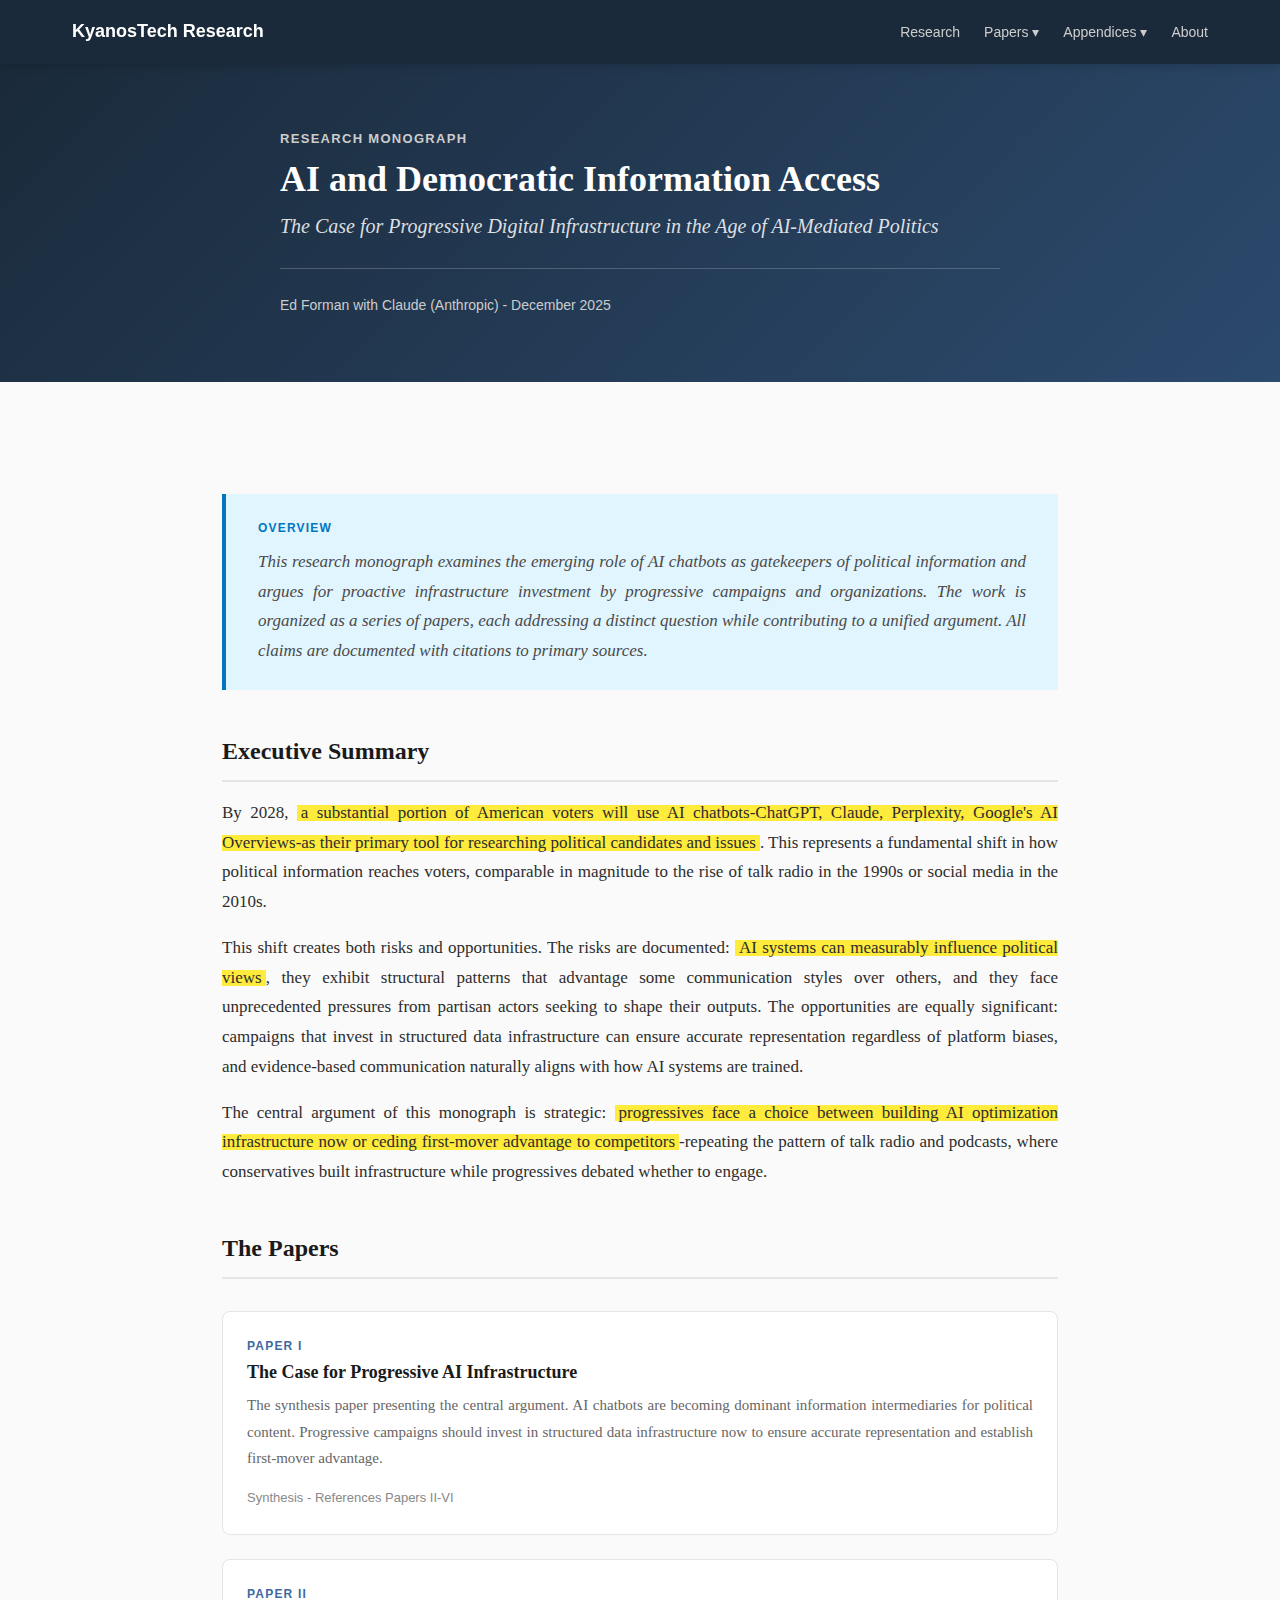
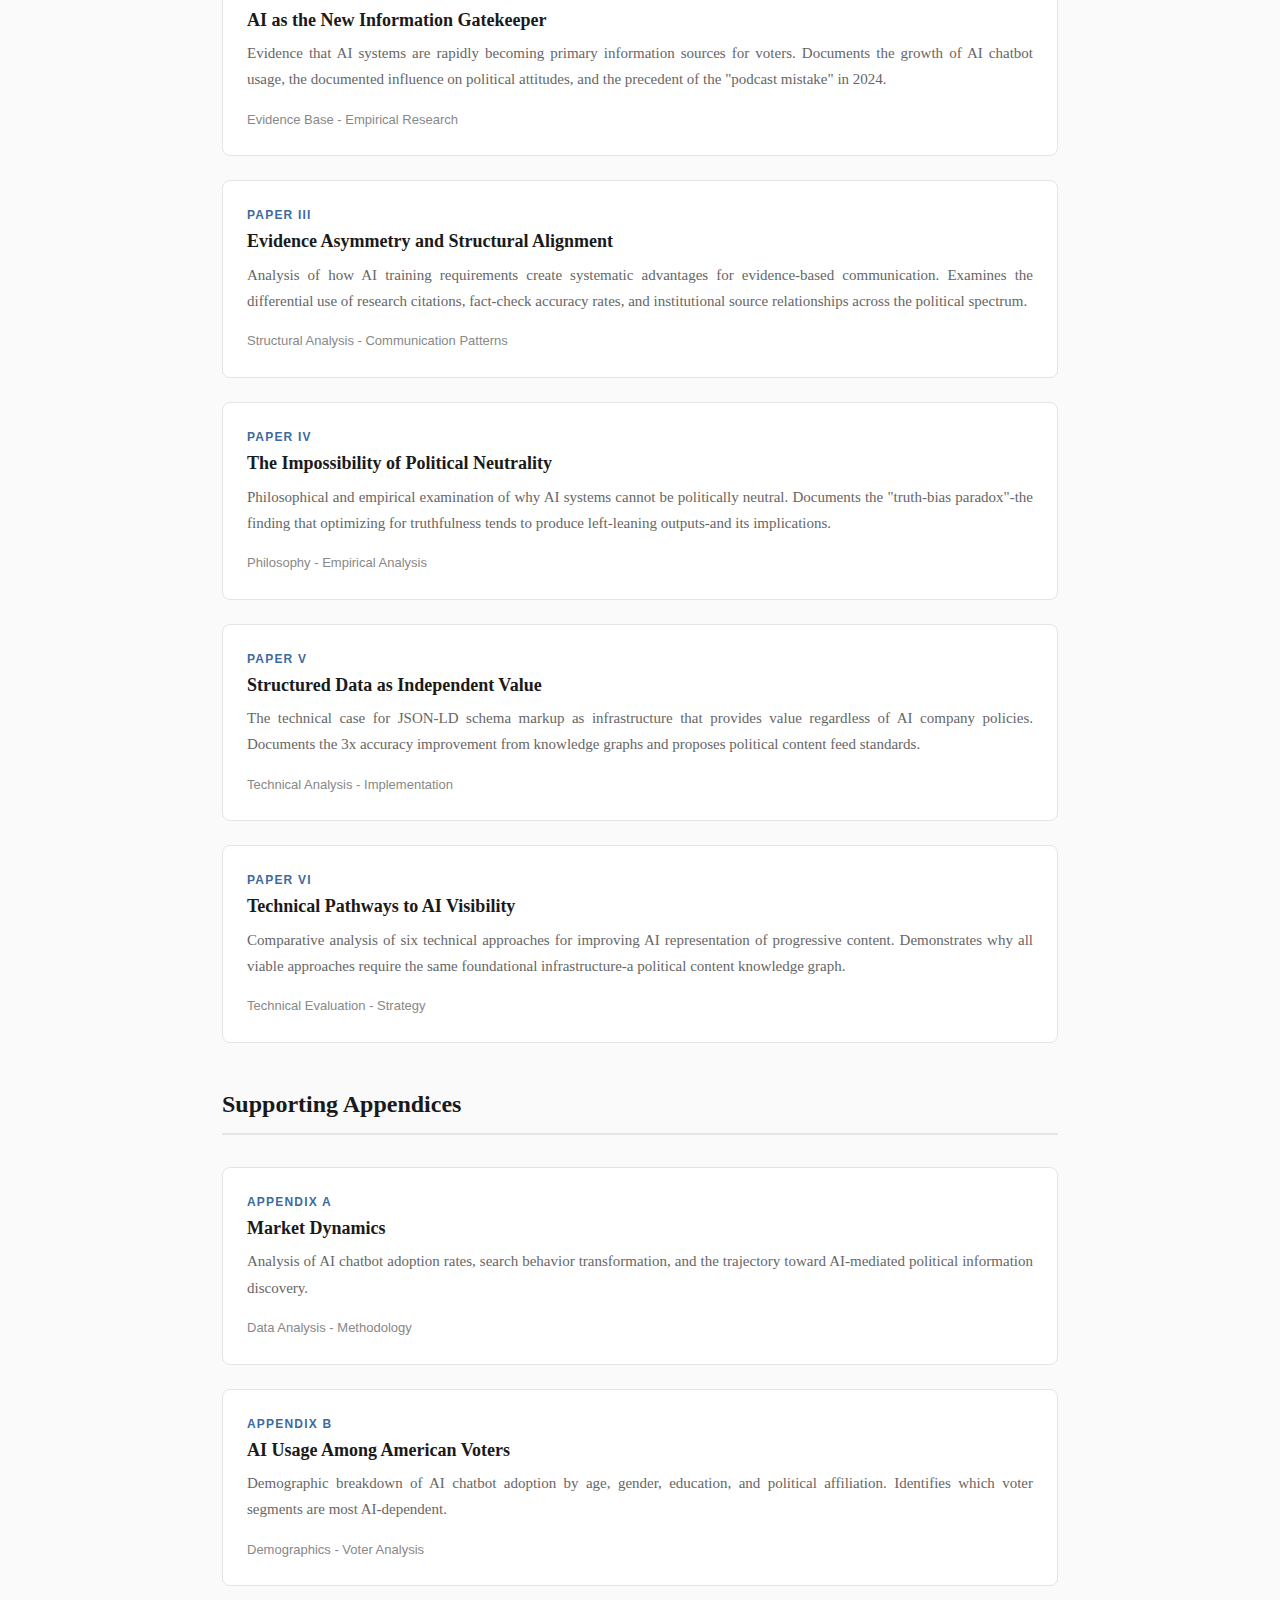
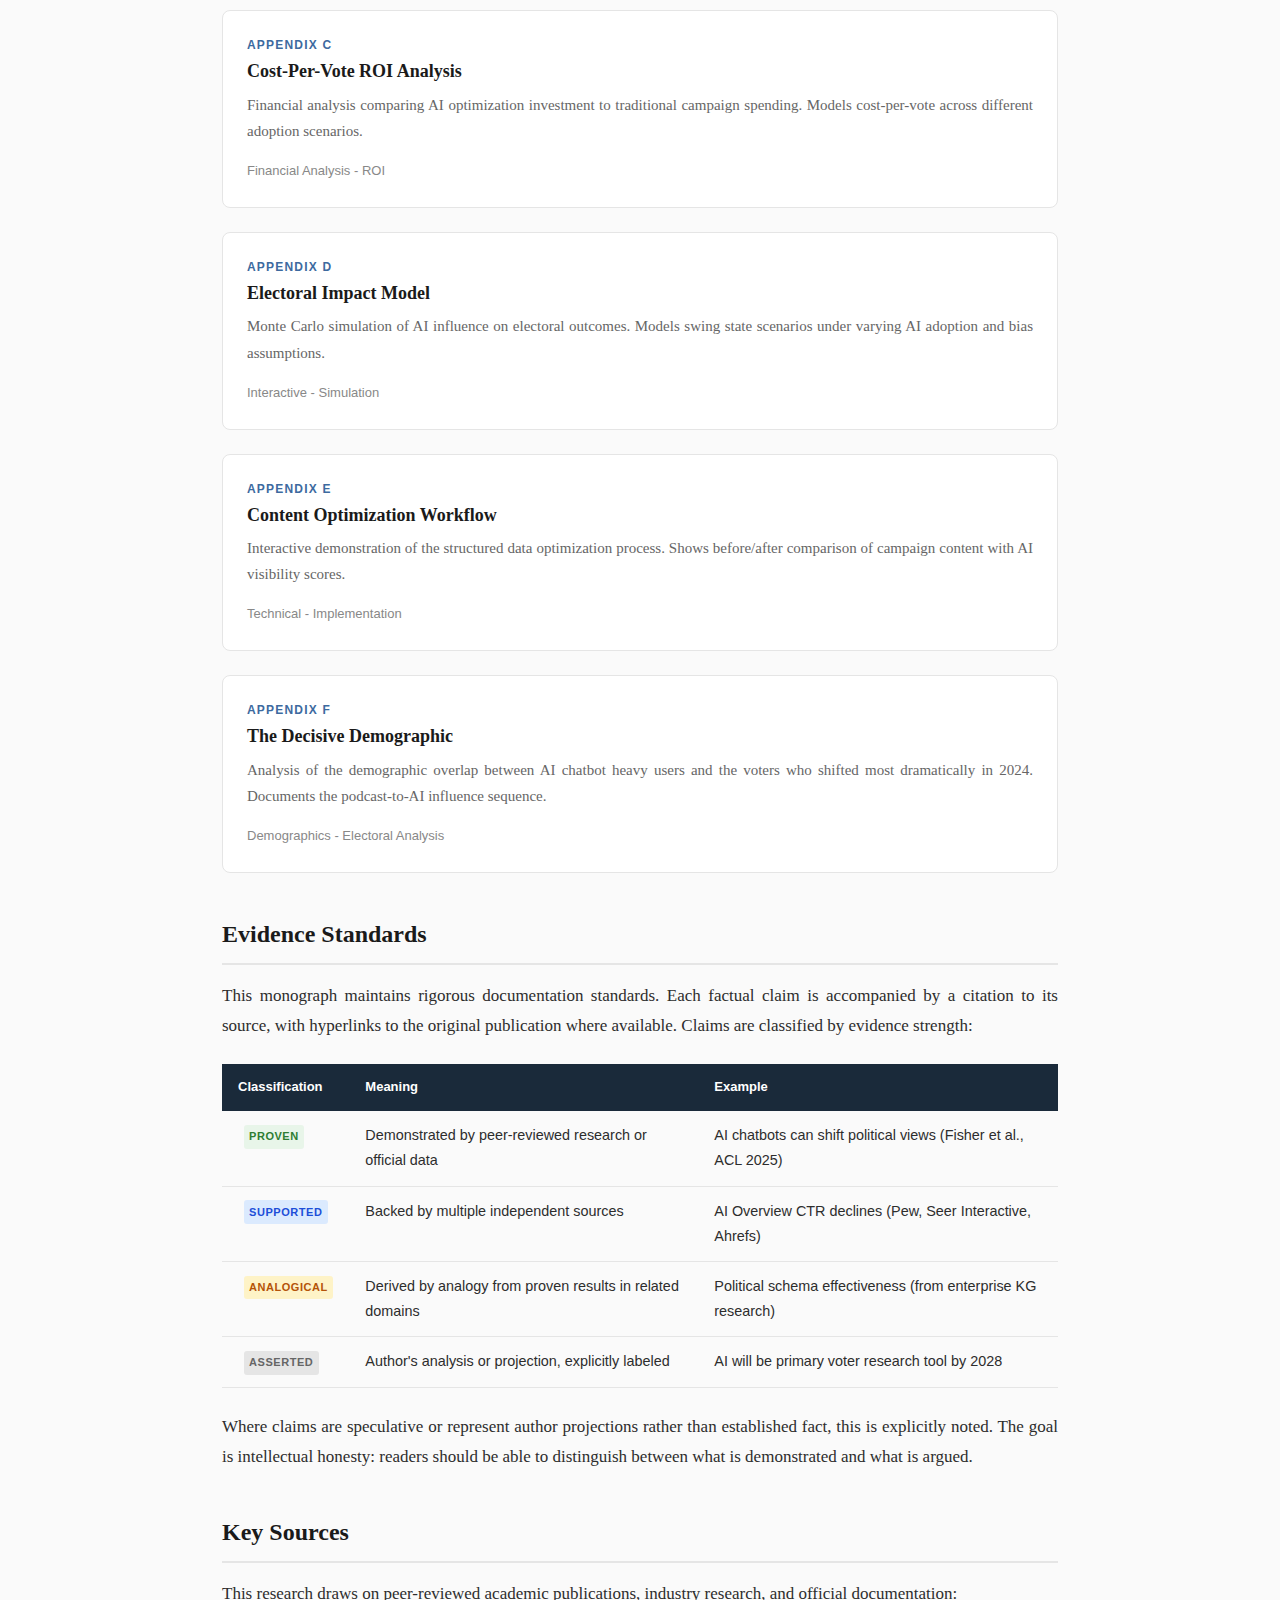
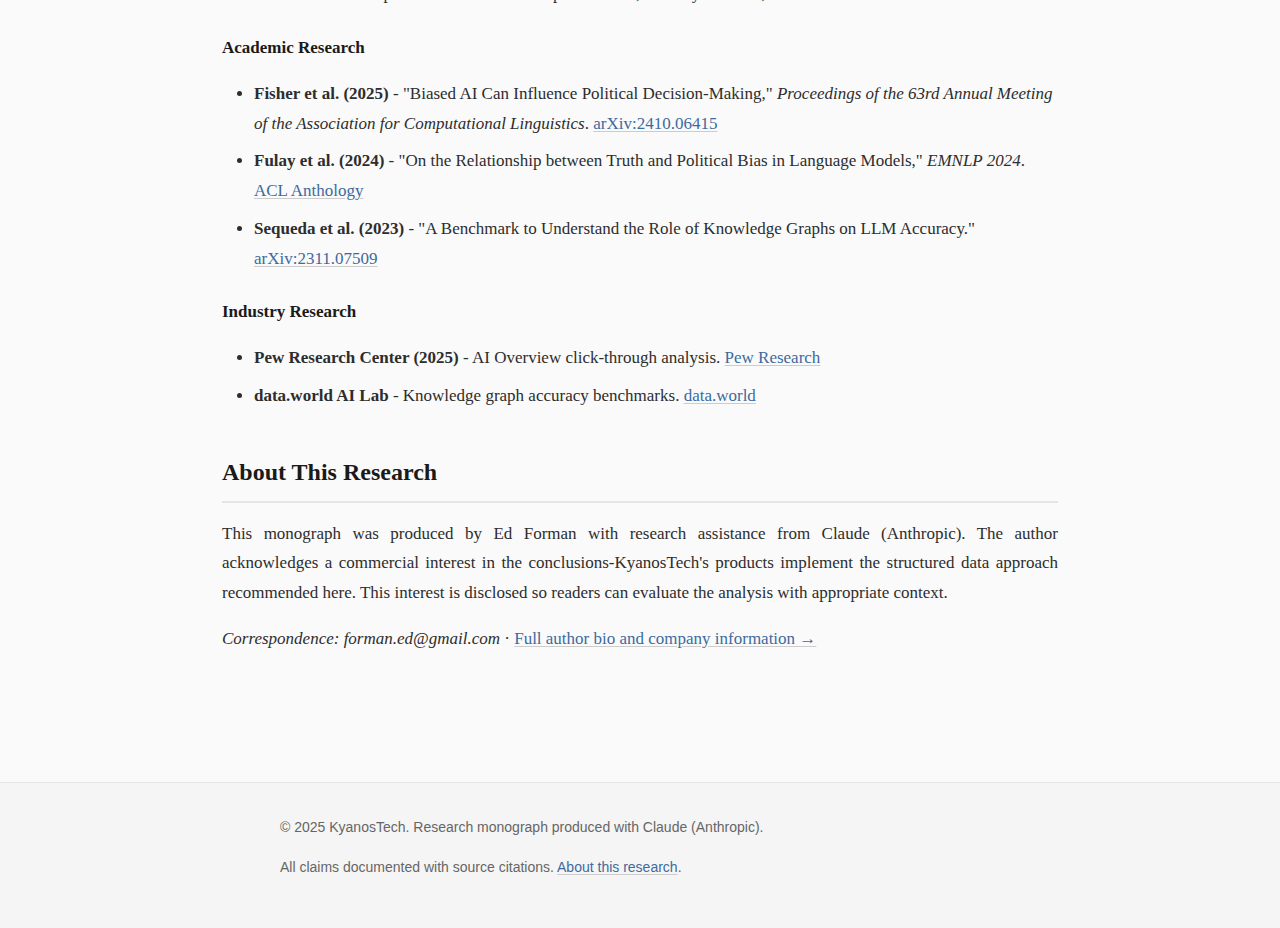
<file: index.html>
<!DOCTYPE html>
<html lang="en">
<head>
    <meta charset="UTF-8">
    <meta name="viewport" content="width=device-width, initial-scale=1.0">
    <title>AI and Democratic Information Access | KyanosTech Research</title>
    <link rel="stylesheet" href="css/style.css">
</head>
<body>
    <header class="site-header">
        <div class="site-header-inner">
            <a href="index.html" class="site-logo">KyanosTech Research</a>
            <nav class="site-nav">
                <a href="index.html" class="active">Research</a>
                <div class="nav-dropdown">
                    <a href="papers/paper-1-synthesis.html" class="nav-dropdown-trigger">Papers ▾</a>
                    <div class="nav-dropdown-content">
                        <a href="papers/paper-1-synthesis.html">I. The Case for Progressive AI Infrastructure</a>
                        <a href="papers/paper-2-gatekeeper.html">II. AI as the New Information Gatekeeper</a>
                        <a href="papers/paper-3-structural-alignment.html">III. Evidence Asymmetry and Structural Alignment</a>
                        <a href="papers/paper-4-neutrality.html">IV. The Impossibility of Political Neutrality</a>
                        <a href="papers/paper-5-structured-data.html">V. Structured Data as Independent Value</a>
                        <a href="papers/paper-6-technical-pathways.html">VI. Technical Pathways to AI Visibility</a>
                    </div>
                </div>
                <div class="nav-dropdown">
                    <a href="appendices/appendix-a-market-dynamics.html" class="nav-dropdown-trigger">Appendices ▾</a>
                    <div class="nav-dropdown-content">
                        <a href="appendices/appendix-a-market-dynamics.html">A. Market Dynamics</a>
                        <a href="appendices/appendix-b-voter-ai-usage.html">B. Voter AI Usage Projections</a>
                        <a href="appendices/appendix-c-cost-per-vote-roi.html">C. Cost-Per-Vote ROI Analysis</a>
                        <a href="appendices/appendix-d-monte-carlo.html">D. Monte Carlo Simulation</a>
                        <a href="appendices/appendix-e-workflow-demo.html">E. Campaign Workflow Demo</a>
                        <a href="appendices/appendix-f-demographic-convergence.html">F. Demographic Convergence</a>
                    </div>
                </div>
                <a href="about.html">About</a>
            </nav>
        </div>
    </header>

    <div class="paper-header">
        <div class="paper-header-inner">
            <div class="paper-series">Research Monograph</div>
            <h1 class="paper-title">AI and Democratic Information Access</h1>
            <p class="paper-subtitle">The Case for Progressive Digital Infrastructure in the Age of AI-Mediated Politics</p>
            <div class="paper-meta">
                <span class="author">Ed Forman</span> with Claude (Anthropic)  -  December 2025
            </div>
        </div>
    </div>

    <div class="container container-wide">
        <div class="abstract">
            <div class="abstract-label">Overview</div>
            <p>This research monograph examines the emerging role of AI chatbots as gatekeepers of political information and argues for proactive infrastructure investment by progressive campaigns and organizations. The work is organized as a series of papers, each addressing a distinct question while contributing to a unified argument. All claims are documented with citations to primary sources.</p>
        </div>

        <h2>Executive Summary</h2>
        
        <p>By 2028, <span class="highlight">a substantial portion of American voters will use AI chatbots-ChatGPT, Claude, Perplexity, Google's AI Overviews-as their primary tool for researching political candidates and issues</span>. This represents a fundamental shift in how political information reaches voters, comparable in magnitude to the rise of talk radio in the 1990s or social media in the 2010s.</p>

        <p>This shift creates both risks and opportunities. The risks are documented: <span class="highlight">AI systems can measurably influence political views</span>, they exhibit structural patterns that advantage some communication styles over others, and they face unprecedented pressures from partisan actors seeking to shape their outputs. The opportunities are equally significant: campaigns that invest in structured data infrastructure can ensure accurate representation regardless of platform biases, and evidence-based communication naturally aligns with how AI systems are trained.</p>

        <p>The central argument of this monograph is strategic: <span class="highlight">progressives face a choice between building AI optimization infrastructure now or ceding first-mover advantage to competitors</span>-repeating the pattern of talk radio and podcasts, where conservatives built infrastructure while progressives debated whether to engage.</p>

        <h2>The Papers</h2>

        <div class="paper-grid">
            <div class="paper-card">
                <div class="paper-card-number">Paper I</div>
                <div class="paper-card-title"><a href="papers/paper-1-synthesis.html">The Case for Progressive AI Infrastructure</a></div>
                <p class="paper-card-desc">The synthesis paper presenting the central argument. AI chatbots are becoming dominant information intermediaries for political content. Progressive campaigns should invest in structured data infrastructure now to ensure accurate representation and establish first-mover advantage.</p>
                <div class="paper-card-meta">Synthesis  -  References Papers II-VI</div>
            </div>

            <div class="paper-card">
                <div class="paper-card-number">Paper II</div>
                <div class="paper-card-title"><a href="papers/paper-2-gatekeeper.html">AI as the New Information Gatekeeper</a></div>
                <p class="paper-card-desc">Evidence that AI systems are rapidly becoming primary information sources for voters. Documents the growth of AI chatbot usage, the documented influence on political attitudes, and the precedent of the "podcast mistake" in 2024.</p>
                <div class="paper-card-meta">Evidence Base  -  Empirical Research</div>
            </div>

            <div class="paper-card">
                <div class="paper-card-number">Paper III</div>
                <div class="paper-card-title"><a href="papers/paper-3-structural-alignment.html">Evidence Asymmetry and Structural Alignment</a></div>
                <p class="paper-card-desc">Analysis of how AI training requirements create systematic advantages for evidence-based communication. Examines the differential use of research citations, fact-check accuracy rates, and institutional source relationships across the political spectrum.</p>
                <div class="paper-card-meta">Structural Analysis  -  Communication Patterns</div>
            </div>

            <div class="paper-card">
                <div class="paper-card-number">Paper IV</div>
                <div class="paper-card-title"><a href="papers/paper-4-neutrality.html">The Impossibility of Political Neutrality</a></div>
                <p class="paper-card-desc">Philosophical and empirical examination of why AI systems cannot be politically neutral. Documents the "truth-bias paradox"-the finding that optimizing for truthfulness tends to produce left-leaning outputs-and its implications.</p>
                <div class="paper-card-meta">Philosophy  -  Empirical Analysis</div>
            </div>

            <div class="paper-card">
                <div class="paper-card-number">Paper V</div>
                <div class="paper-card-title"><a href="papers/paper-5-structured-data.html">Structured Data as Independent Value</a></div>
                <p class="paper-card-desc">The technical case for JSON-LD schema markup as infrastructure that provides value regardless of AI company policies. Documents the 3x accuracy improvement from knowledge graphs and proposes political content feed standards.</p>
                <div class="paper-card-meta">Technical Analysis  -  Implementation</div>
            </div>

            <div class="paper-card">
                <div class="paper-card-number">Paper VI</div>
                <div class="paper-card-title"><a href="papers/paper-6-technical-pathways.html">Technical Pathways to AI Visibility</a></div>
                <p class="paper-card-desc">Comparative analysis of six technical approaches for improving AI representation of progressive content. Demonstrates why all viable approaches require the same foundational infrastructure-a political content knowledge graph.</p>
                <div class="paper-card-meta">Technical Evaluation  -  Strategy</div>
            </div>
        </div>

        <h2>Supporting Appendices</h2>

        <div class="paper-grid">
            <div class="paper-card">
                <div class="paper-card-number">Appendix A</div>
                <div class="paper-card-title"><a href="appendices/appendix-a-market-dynamics.html">Market Dynamics</a></div>
                <p class="paper-card-desc">Analysis of AI chatbot adoption rates, search behavior transformation, and the trajectory toward AI-mediated political information discovery.</p>
                <div class="paper-card-meta">Data Analysis - Methodology</div>
            </div>

            <div class="paper-card">
                <div class="paper-card-number">Appendix B</div>
                <div class="paper-card-title"><a href="appendices/appendix-b-voter-ai-usage.html">AI Usage Among American Voters</a></div>
                <p class="paper-card-desc">Demographic breakdown of AI chatbot adoption by age, gender, education, and political affiliation. Identifies which voter segments are most AI-dependent.</p>
                <div class="paper-card-meta">Demographics - Voter Analysis</div>
            </div>

            <div class="paper-card">
                <div class="paper-card-number">Appendix C</div>
                <div class="paper-card-title"><a href="appendices/appendix-c-cost-per-vote-roi.html">Cost-Per-Vote ROI Analysis</a></div>
                <p class="paper-card-desc">Financial analysis comparing AI optimization investment to traditional campaign spending. Models cost-per-vote across different adoption scenarios.</p>
                <div class="paper-card-meta">Financial Analysis - ROI</div>
            </div>

            <div class="paper-card">
                <div class="paper-card-number">Appendix D</div>
                <div class="paper-card-title"><a href="appendices/appendix-d-monte-carlo.html">Electoral Impact Model</a></div>
                <p class="paper-card-desc">Monte Carlo simulation of AI influence on electoral outcomes. Models swing state scenarios under varying AI adoption and bias assumptions.</p>
                <div class="paper-card-meta">Interactive - Simulation</div>
            </div>

            <div class="paper-card">
                <div class="paper-card-number">Appendix E</div>
                <div class="paper-card-title"><a href="appendices/appendix-e-workflow-demo.html">Content Optimization Workflow</a></div>
                <p class="paper-card-desc">Interactive demonstration of the structured data optimization process. Shows before/after comparison of campaign content with AI visibility scores.</p>
                <div class="paper-card-meta">Technical - Implementation</div>
            </div>

            <div class="paper-card">
                <div class="paper-card-number">Appendix F</div>
                <div class="paper-card-title"><a href="appendices/appendix-f-demographic-convergence.html">The Decisive Demographic</a></div>
                <p class="paper-card-desc">Analysis of the demographic overlap between AI chatbot heavy users and the voters who shifted most dramatically in 2024. Documents the podcast-to-AI influence sequence.</p>
                <div class="paper-card-meta">Demographics - Electoral Analysis</div>
            </div>
        </div>

        <h2>Evidence Standards</h2>

        <p>This monograph maintains rigorous documentation standards. Each factual claim is accompanied by a citation to its source, with hyperlinks to the original publication where available. Claims are classified by evidence strength:</p>

        <table>
            <thead>
                <tr>
                    <th>Classification</th>
                    <th>Meaning</th>
                    <th>Example</th>
                </tr>
            </thead>
            <tbody>
                <tr>
                    <td><span class="evidence-badge evidence-proven">Proven</span></td>
                    <td>Demonstrated by peer-reviewed research or official data</td>
                    <td>AI chatbots can shift political views (Fisher et al., ACL 2025)</td>
                </tr>
                <tr>
                    <td><span class="evidence-badge evidence-supported">Supported</span></td>
                    <td>Backed by multiple independent sources</td>
                    <td>AI Overview CTR declines (Pew, Seer Interactive, Ahrefs)</td>
                </tr>
                <tr>
                    <td><span class="evidence-badge evidence-analogical">Analogical</span></td>
                    <td>Derived by analogy from proven results in related domains</td>
                    <td>Political schema effectiveness (from enterprise KG research)</td>
                </tr>
                <tr>
                    <td><span class="evidence-badge evidence-asserted">Asserted</span></td>
                    <td>Author's analysis or projection, explicitly labeled</td>
                    <td>AI will be primary voter research tool by 2028</td>
                </tr>
            </tbody>
        </table>

        <p>Where claims are speculative or represent author projections rather than established fact, this is explicitly noted. The goal is intellectual honesty: readers should be able to distinguish between what is demonstrated and what is argued.</p>

        <h2>Key Sources</h2>

        <p>This research draws on peer-reviewed academic publications, industry research, and official documentation:</p>

        <h4>Academic Research</h4>
        <ul>
            <li><strong>Fisher et al. (2025)</strong> - "Biased AI Can Influence Political Decision-Making," <em>Proceedings of the 63rd Annual Meeting of the Association for Computational Linguistics</em>. <a href="https://arxiv.org/abs/2410.06415" target="_blank">arXiv:2410.06415</a></li>
            <li><strong>Fulay et al. (2024)</strong> - "On the Relationship between Truth and Political Bias in Language Models," <em>EMNLP 2024</em>. <a href="https://aclanthology.org/2024.emnlp-main.508/" target="_blank">ACL Anthology</a></li>
            <li><strong>Sequeda et al. (2023)</strong> - "A Benchmark to Understand the Role of Knowledge Graphs on LLM Accuracy." <a href="https://arxiv.org/abs/2311.07509" target="_blank">arXiv:2311.07509</a></li>
        </ul>

        <h4>Industry Research</h4>
        <ul>
            <li><strong>Pew Research Center (2025)</strong> - AI Overview click-through analysis. <a href="https://www.pewresearch.org/short-reads/2025/07/22/google-users-are-less-likely-to-click-on-links-when-an-ai-summary-appears-in-the-results/" target="_blank">Pew Research</a></li>
            <li><strong>data.world AI Lab</strong> - Knowledge graph accuracy benchmarks. <a href="https://data.world/blog/generative-ai-benchmark-increasing-the-accuracy-of-llms-in-the-enterprise-with-a-knowledge-graph/" target="_blank">data.world</a></li>
        </ul>

        <h2 id="about">About This Research</h2>

        <p>This monograph was produced by Ed Forman with research assistance from Claude (Anthropic). The author acknowledges a commercial interest in the conclusions-KyanosTech's products implement the structured data approach recommended here. This interest is disclosed so readers can evaluate the analysis with appropriate context.</p>

        <p><em>Correspondence: forman.ed@gmail.com</em> · <a href="about.html">Full author bio and company information →</a></p>
    </div>

    <footer class="site-footer">
        <div class="site-footer-inner">
            <p>© 2025 KyanosTech. Research monograph produced with Claude (Anthropic).</p>
            <p>All claims documented with source citations. <a href="about.html">About this research</a>.</p>
        </div>
    </footer>
</body>
</html>
</file>
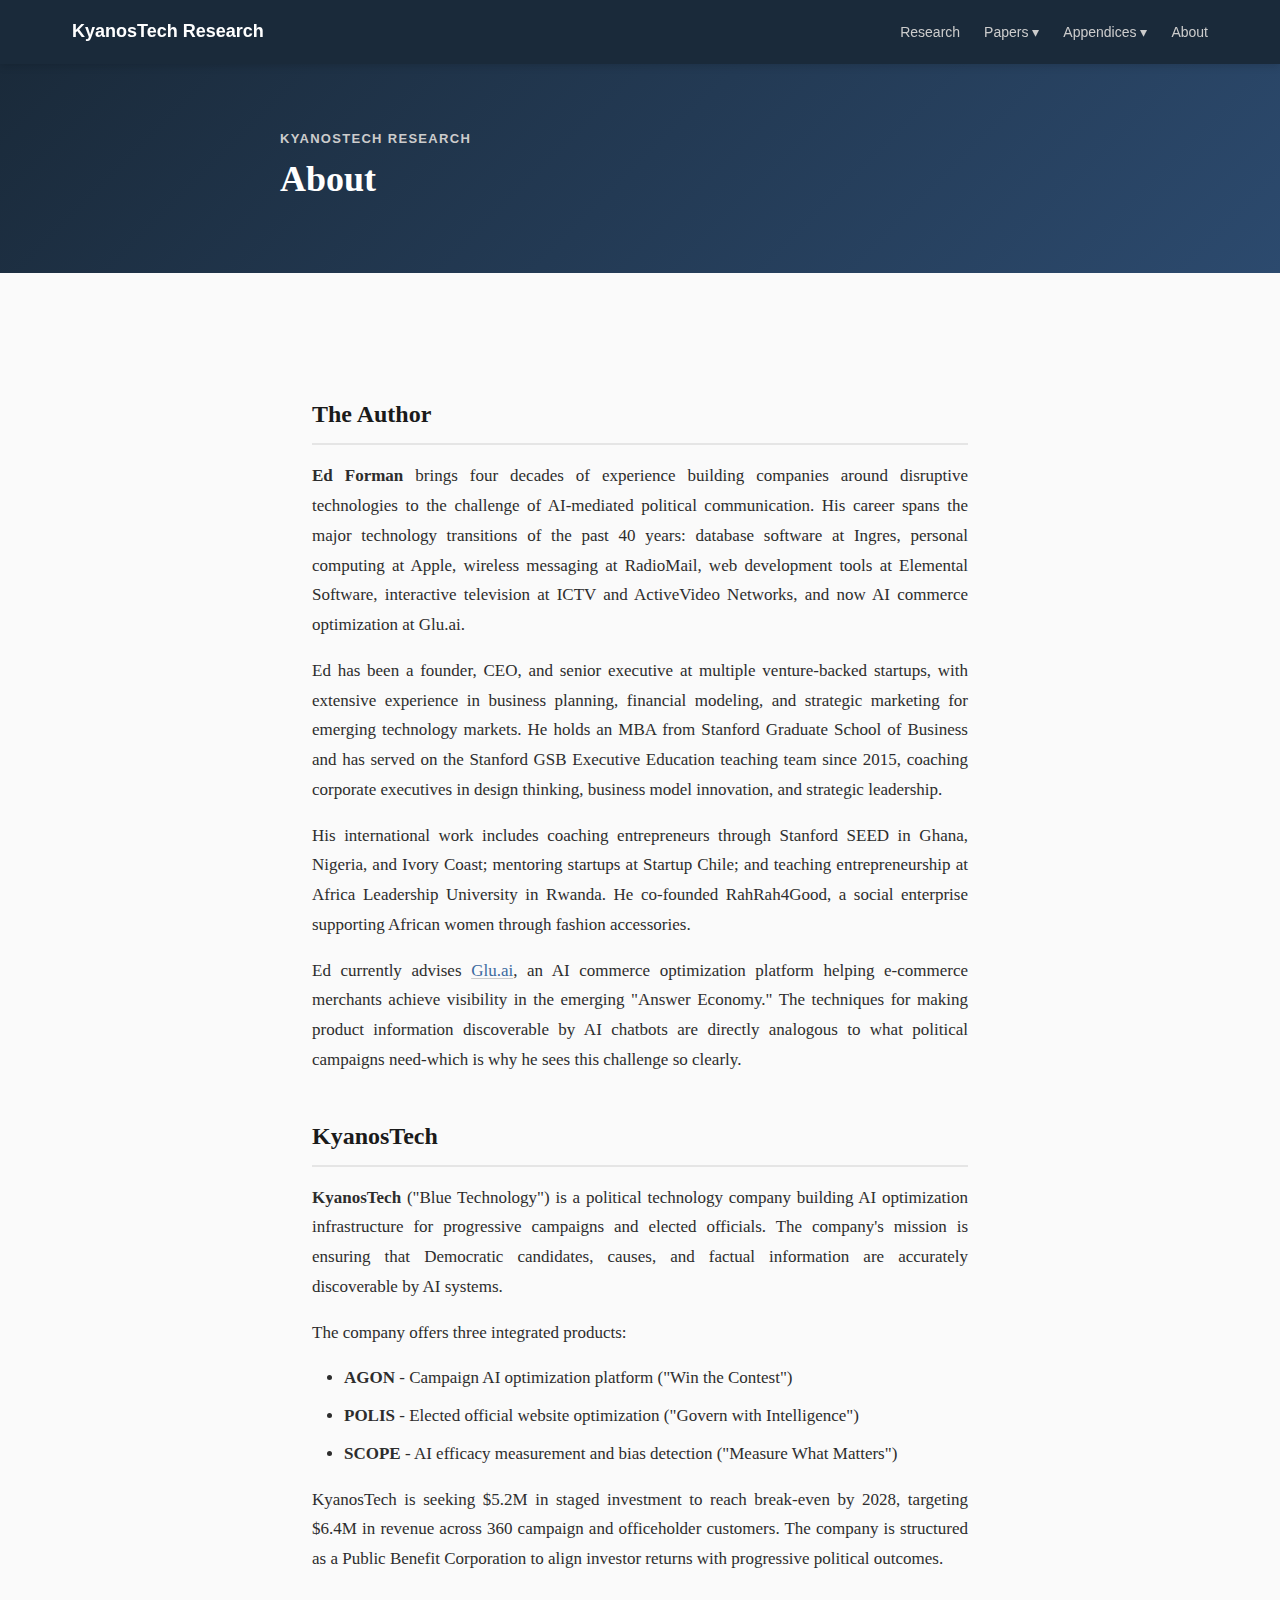
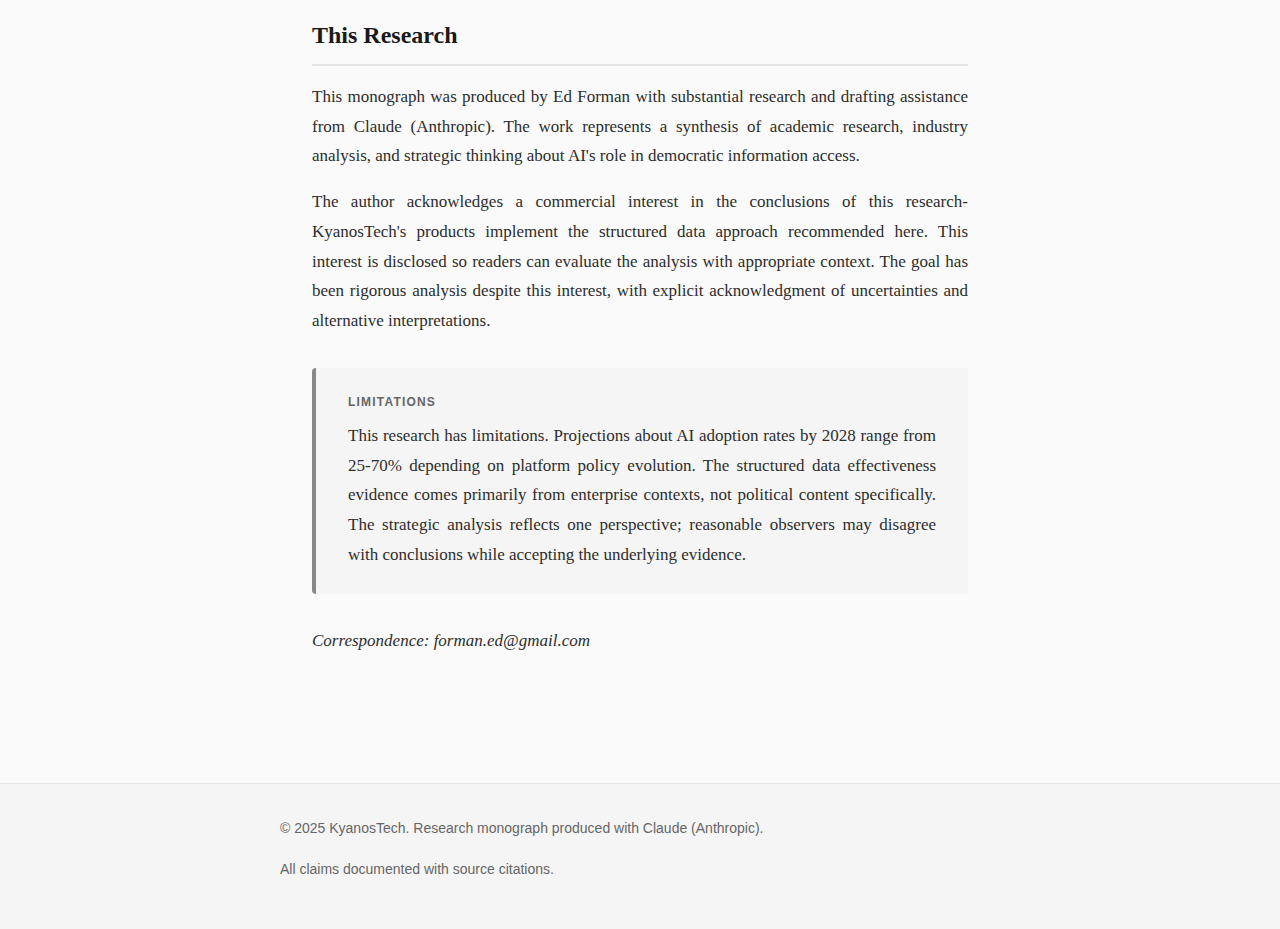
<file: about.html>
<!DOCTYPE html>
<html lang="en">
<head>
    <meta charset="UTF-8">
    <meta name="viewport" content="width=device-width, initial-scale=1.0">
    <title>About - KyanosTech Research</title>
    <link rel="stylesheet" href="css/style.css">
</head>
<body>
    <header class="site-header">
        <div class="site-header-inner">
            <a href="index.html" class="site-logo">KyanosTech Research</a>
            <nav class="site-nav">
                <a href="index.html">Research</a>
                <div class="nav-dropdown">
                    <a href="papers/paper-1-synthesis.html" class="nav-dropdown-trigger">Papers ▾</a>
                    <div class="nav-dropdown-content">
                        <a href="papers/paper-1-synthesis.html">I. The Case for Progressive AI Infrastructure</a>
                        <a href="papers/paper-2-gatekeeper.html">II. AI as the New Information Gatekeeper</a>
                        <a href="papers/paper-3-structural-alignment.html">III. Evidence Asymmetry and Structural Alignment</a>
                        <a href="papers/paper-4-neutrality.html">IV. The Impossibility of Political Neutrality</a>
                        <a href="papers/paper-5-structured-data.html">V. Structured Data as Independent Value</a>
                        <a href="papers/paper-6-technical-pathways.html">VI. Technical Pathways to AI Visibility</a>
                    </div>
                </div>
                <div class="nav-dropdown">
                    <a href="appendices/appendix-a-market-dynamics.html" class="nav-dropdown-trigger">Appendices ▾</a>
                    <div class="nav-dropdown-content">
                        <a href="appendices/appendix-a-market-dynamics.html">A. Market Dynamics</a>
                        <a href="appendices/appendix-b-voter-ai-usage.html">B. Voter AI Usage Projections</a>
                        <a href="appendices/appendix-c-cost-per-vote-roi.html">C. Cost-Per-Vote ROI Analysis</a>
                        <a href="appendices/appendix-d-monte-carlo.html">D. Monte Carlo Simulation</a>
                        <a href="appendices/appendix-e-workflow-demo.html">E. Campaign Workflow Demo</a>
                        <a href="appendices/appendix-f-demographic-convergence.html">F. Demographic Convergence</a>
                    </div>
                </div>
                <a href="about.html" class="active">About</a>
            </nav>
        </div>
    </header>

    <div class="paper-header">
        <div class="paper-header-inner">
            <div class="paper-series">KyanosTech Research</div>
            <h1 class="paper-title">About</h1>
        </div>
    </div>

    <div class="container">
        <h2>The Author</h2>
        
        <p><strong>Ed Forman</strong> brings four decades of experience building companies around disruptive technologies to the challenge of AI-mediated political communication. His career spans the major technology transitions of the past 40 years: database software at Ingres, personal computing at Apple, wireless messaging at RadioMail, web development tools at Elemental Software, interactive television at ICTV and ActiveVideo Networks, and now AI commerce optimization at Glu.ai.</p>

        <p>Ed has been a founder, CEO, and senior executive at multiple venture-backed startups, with extensive experience in business planning, financial modeling, and strategic marketing for emerging technology markets. He holds an MBA from Stanford Graduate School of Business and has served on the Stanford GSB Executive Education teaching team since 2015, coaching corporate executives in design thinking, business model innovation, and strategic leadership.</p>

        <p>His international work includes coaching entrepreneurs through Stanford SEED in Ghana, Nigeria, and Ivory Coast; mentoring startups at Startup Chile; and teaching entrepreneurship at Africa Leadership University in Rwanda. He co-founded RahRah4Good, a social enterprise supporting African women through fashion accessories.</p>

        <p>Ed currently advises <a href="https://www.glu.ai/geo" target="_blank">Glu.ai</a>, an AI commerce optimization platform helping e-commerce merchants achieve visibility in the emerging "Answer Economy." The techniques for making product information discoverable by AI chatbots are directly analogous to what political campaigns need-which is why he sees this challenge so clearly.</p>

        <h2>KyanosTech</h2>

        <p><strong>KyanosTech</strong> ("Blue Technology") is a political technology company building AI optimization infrastructure for progressive campaigns and elected officials. The company's mission is ensuring that Democratic candidates, causes, and factual information are accurately discoverable by AI systems.</p>

        <p>The company offers three integrated products:</p>
        <ul>
            <li><strong>AGON</strong> - Campaign AI optimization platform ("Win the Contest")</li>
            <li><strong>POLIS</strong> - Elected official website optimization ("Govern with Intelligence")</li>
            <li><strong>SCOPE</strong> - AI efficacy measurement and bias detection ("Measure What Matters")</li>
        </ul>

        <p>KyanosTech is seeking $5.2M in staged investment to reach break-even by 2028, targeting $6.4M in revenue across 360 campaign and officeholder customers. The company is structured as a Public Benefit Corporation to align investor returns with progressive political outcomes.</p>

        <h2>This Research</h2>

        <p>This monograph was produced by Ed Forman with substantial research and drafting assistance from Claude (Anthropic). The work represents a synthesis of academic research, industry analysis, and strategic thinking about AI's role in democratic information access.</p>

        <p>The author acknowledges a commercial interest in the conclusions of this research-KyanosTech's products implement the structured data approach recommended here. This interest is disclosed so readers can evaluate the analysis with appropriate context. The goal has been rigorous analysis despite this interest, with explicit acknowledgment of uncertainties and alternative interpretations.</p>

        <div class="callout callout-limitation">
            <div class="callout-label">Limitations</div>
            <p>This research has limitations. Projections about AI adoption rates by 2028 range from 25-70% depending on platform policy evolution. The structured data effectiveness evidence comes primarily from enterprise contexts, not political content specifically. The strategic analysis reflects one perspective; reasonable observers may disagree with conclusions while accepting the underlying evidence.</p>
        </div>

        <p><em>Correspondence: forman.ed@gmail.com</em></p>
    </div>

    <footer class="site-footer">
        <div class="site-footer-inner">
            <p>© 2025 KyanosTech. Research monograph produced with Claude (Anthropic).</p>
            <p>All claims documented with source citations.</p>
        </div>
    </footer>
</body>
</html>
</file>
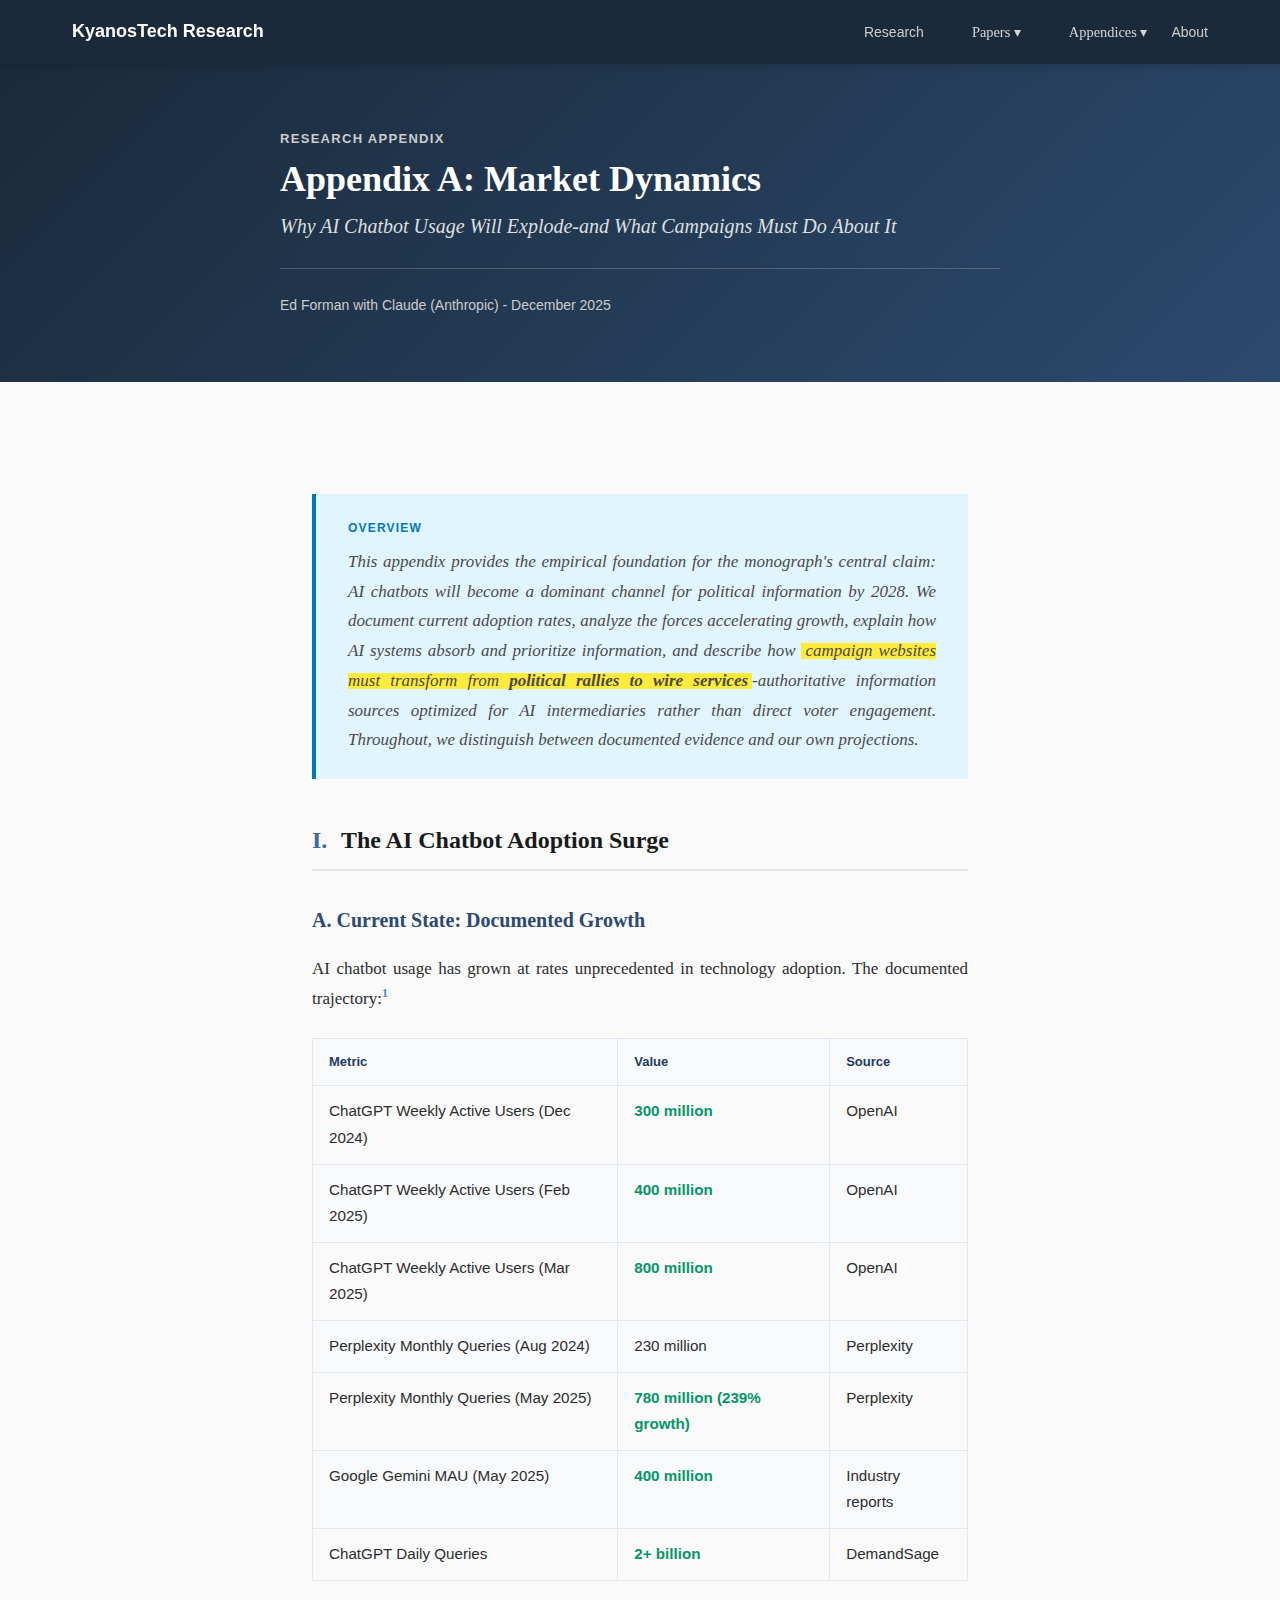
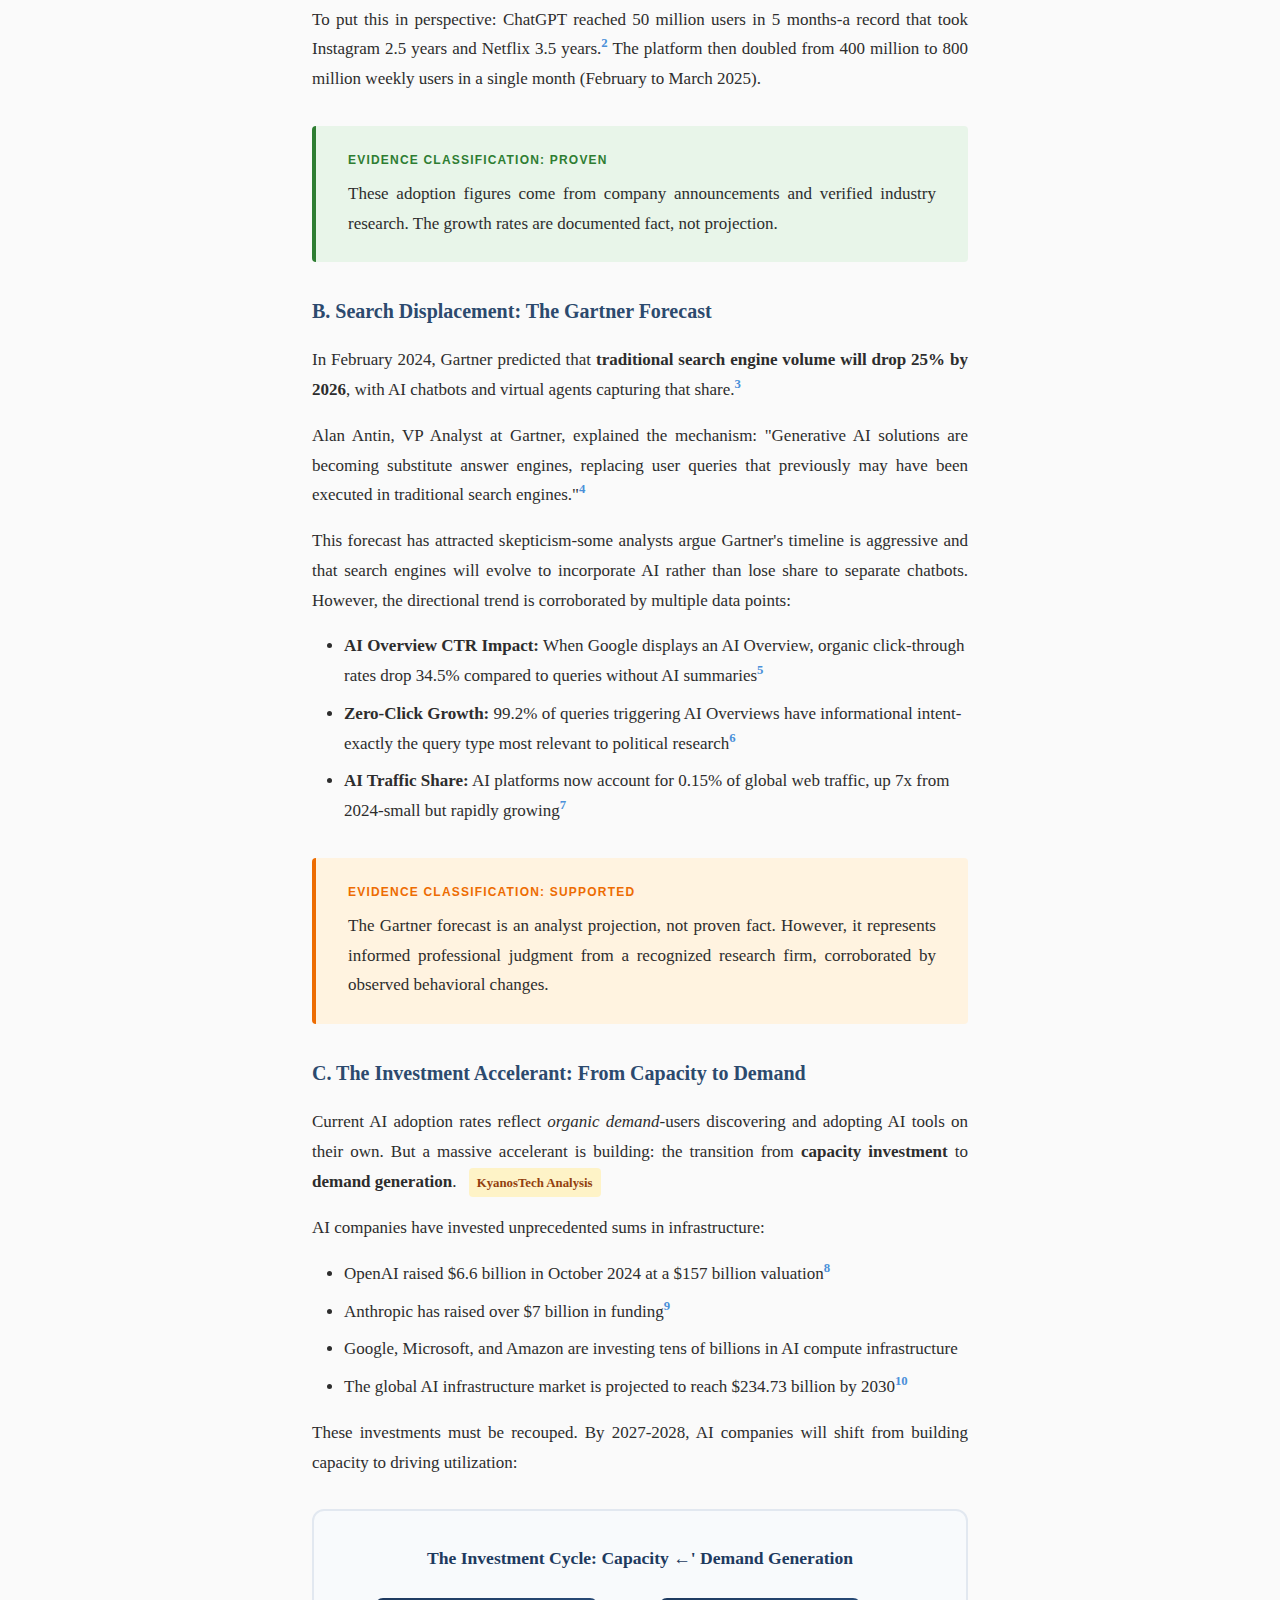
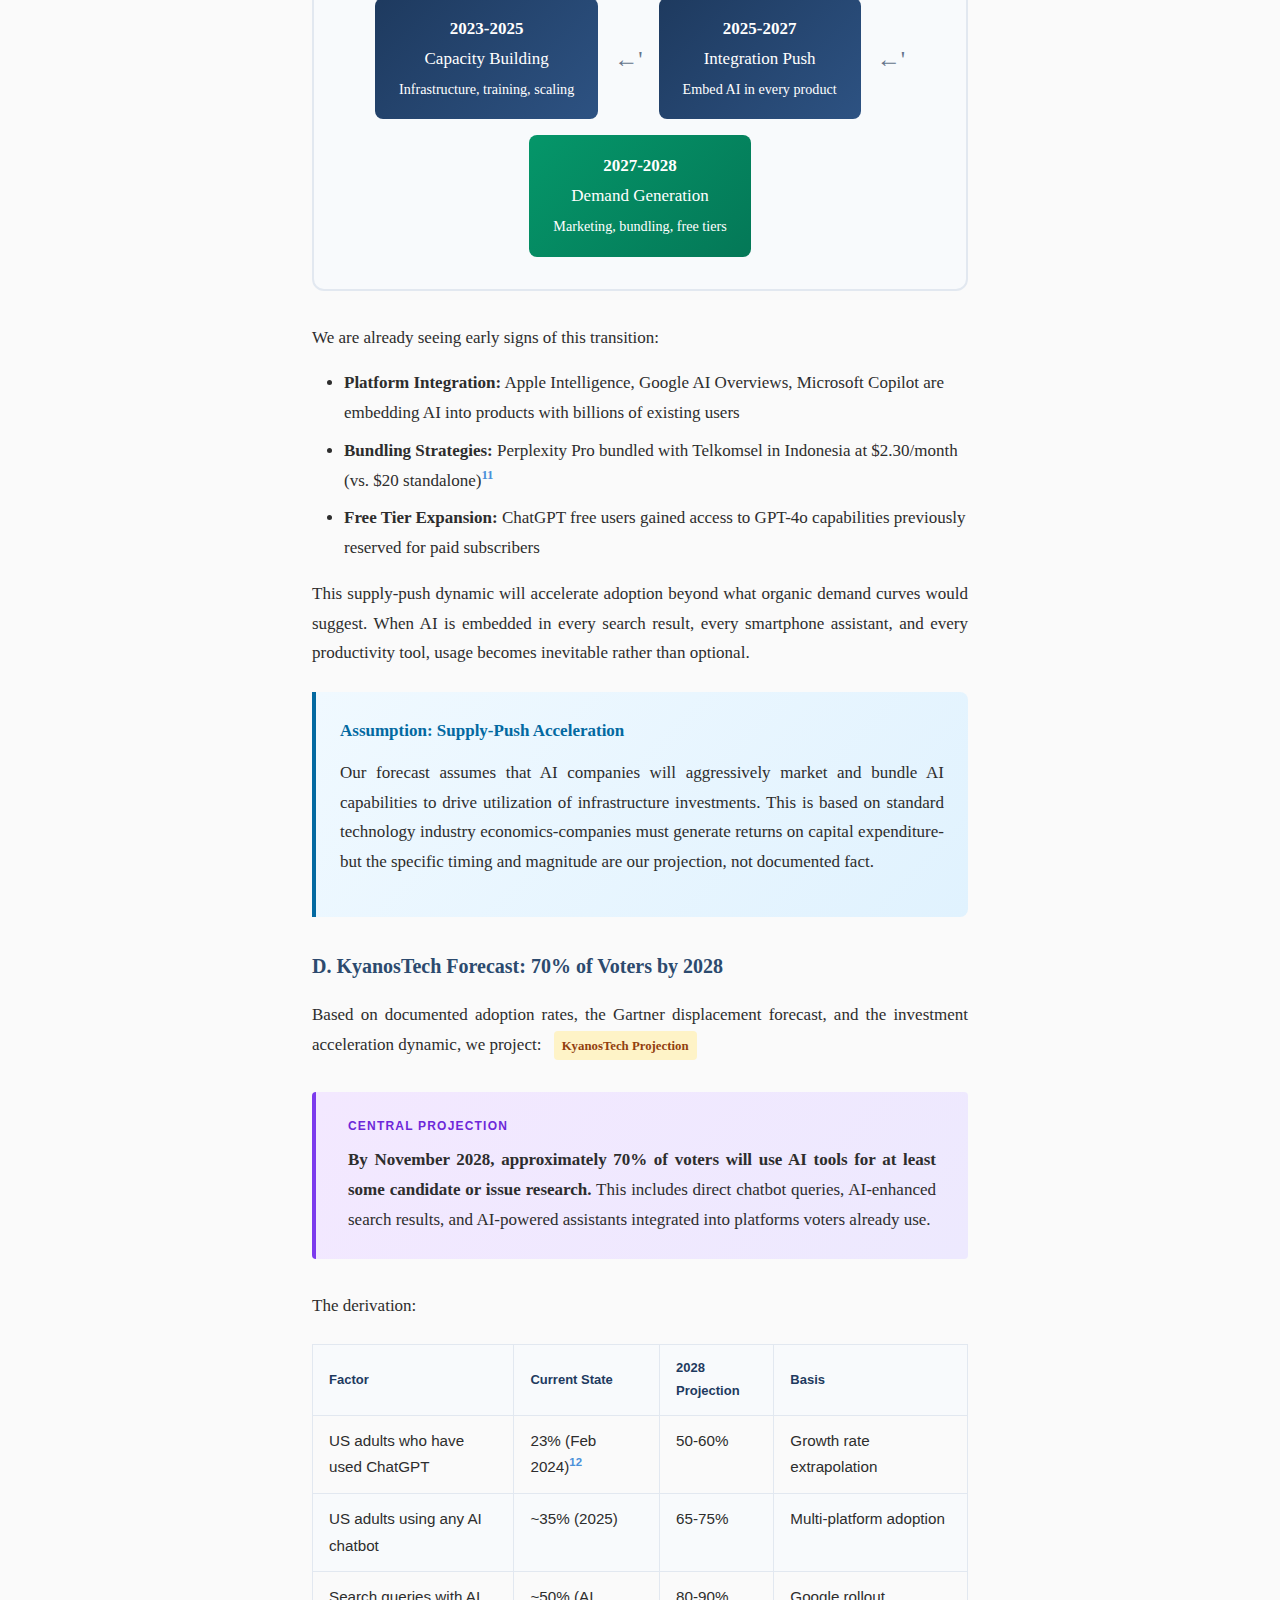
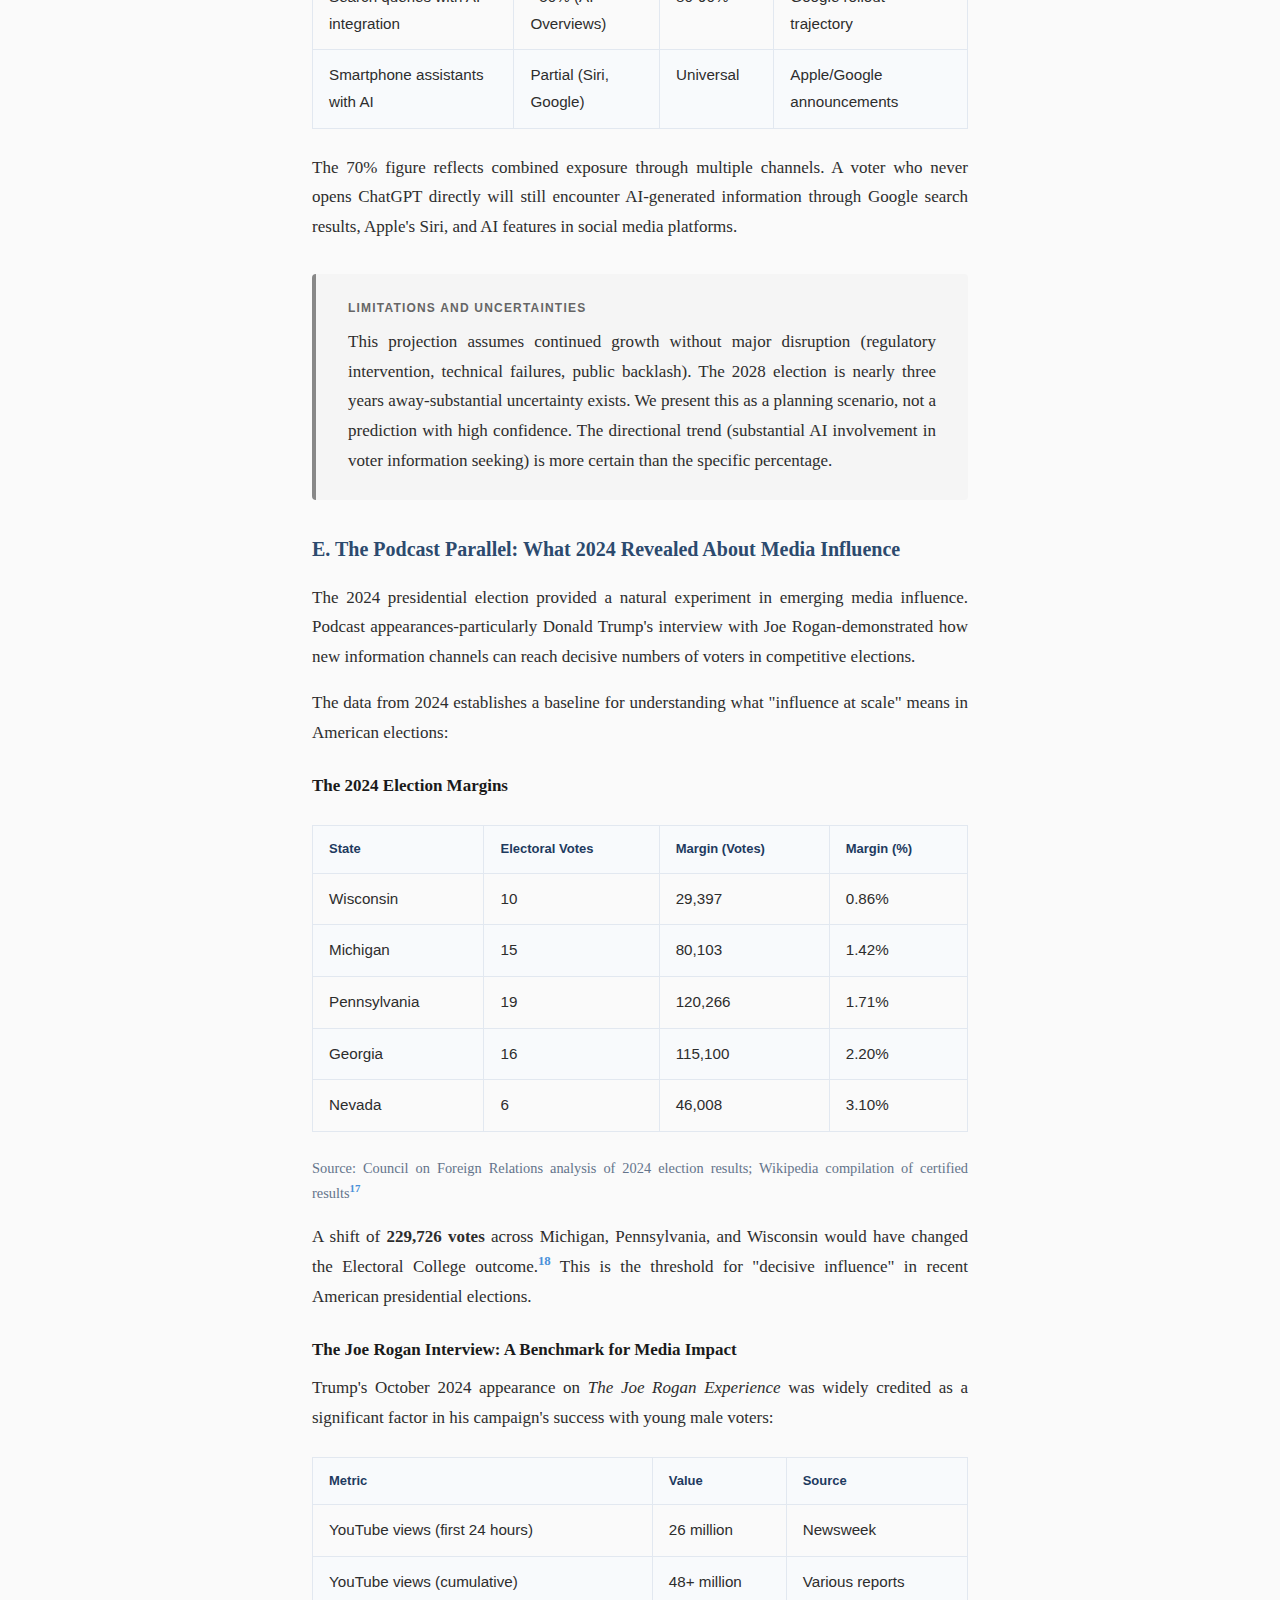
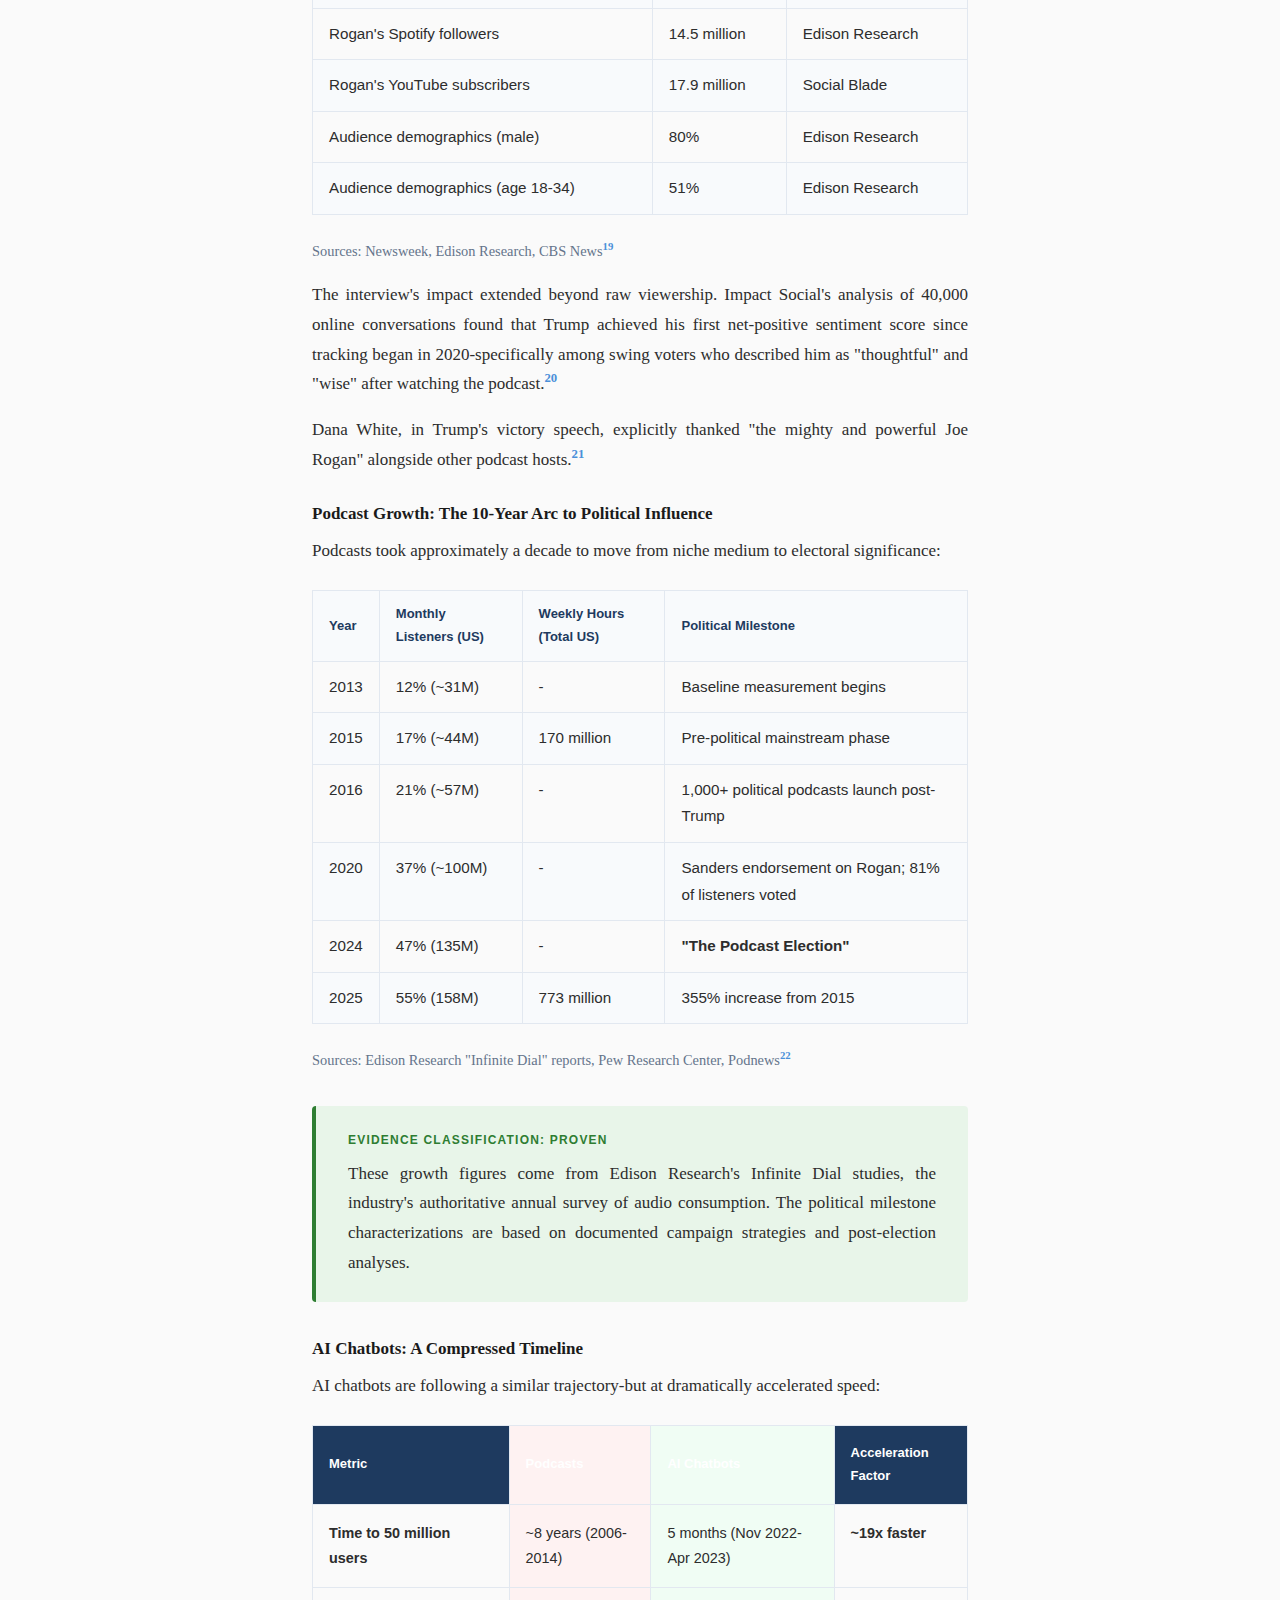
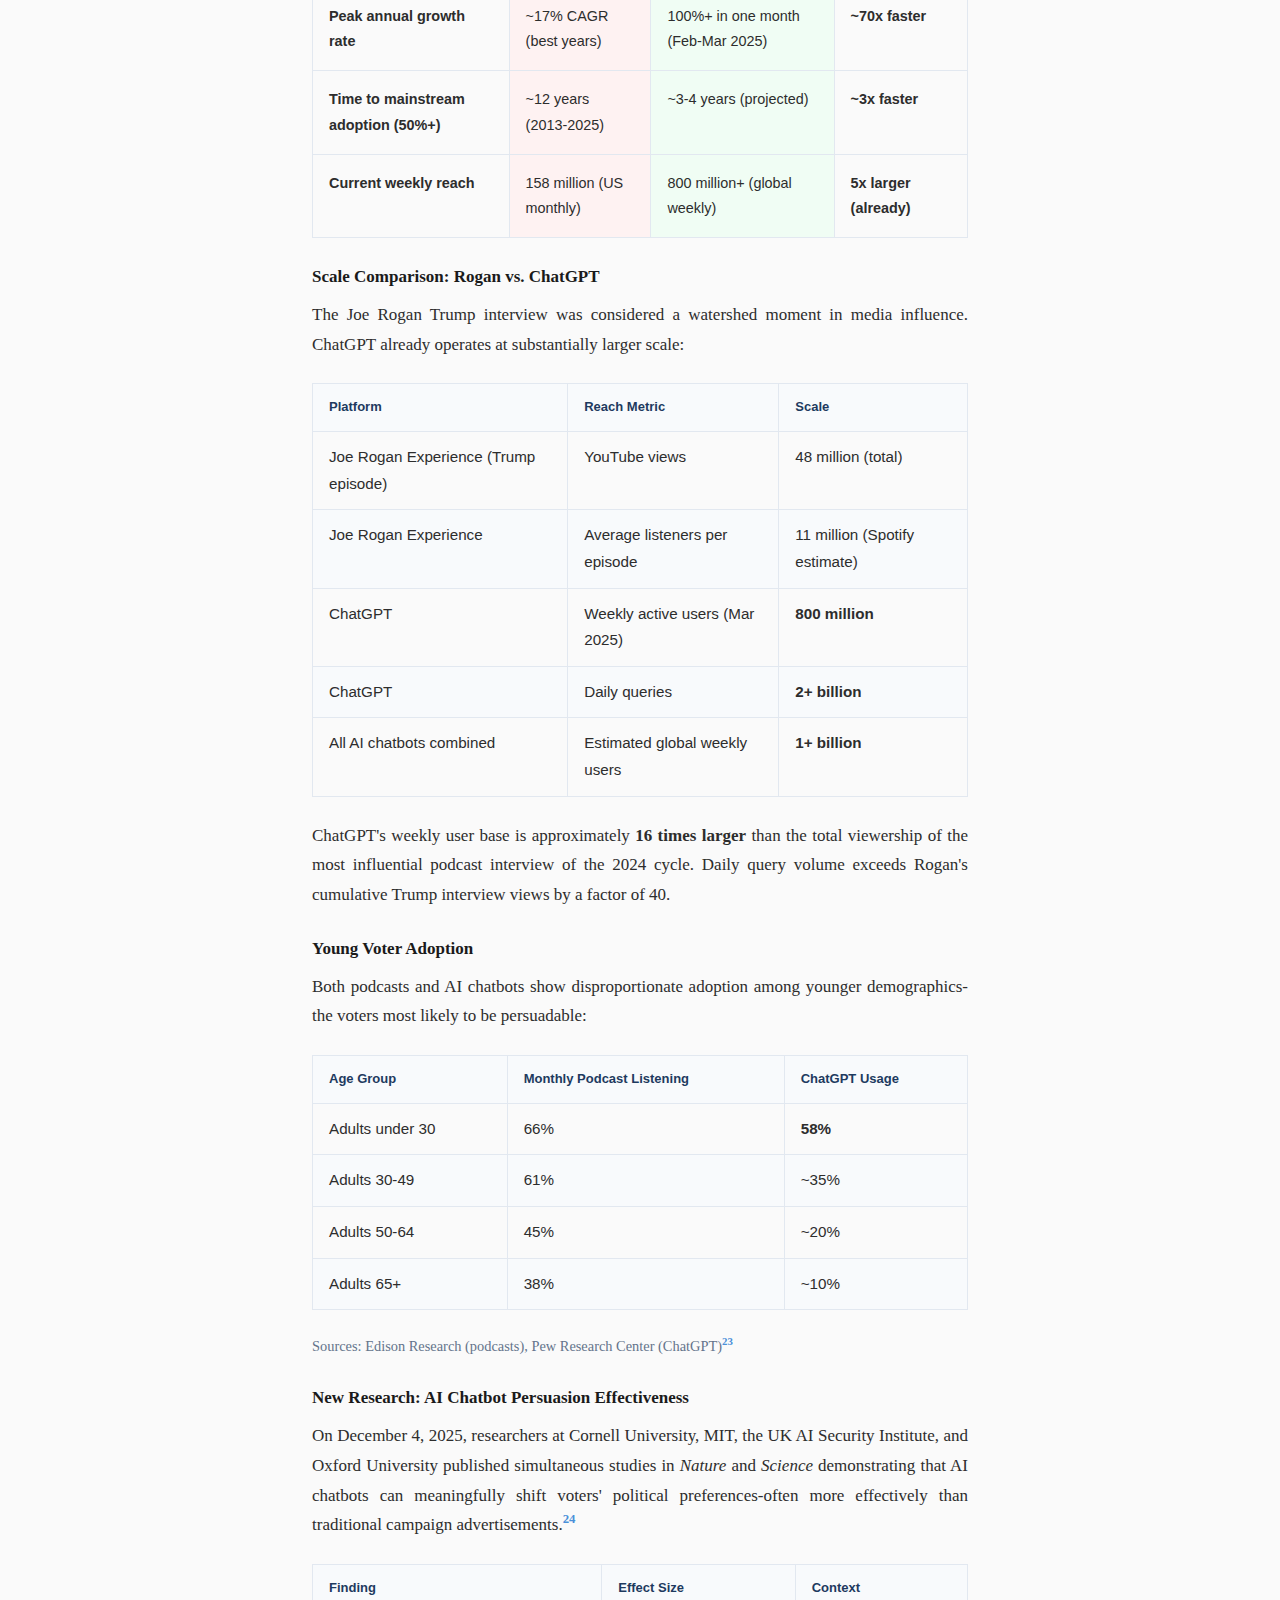
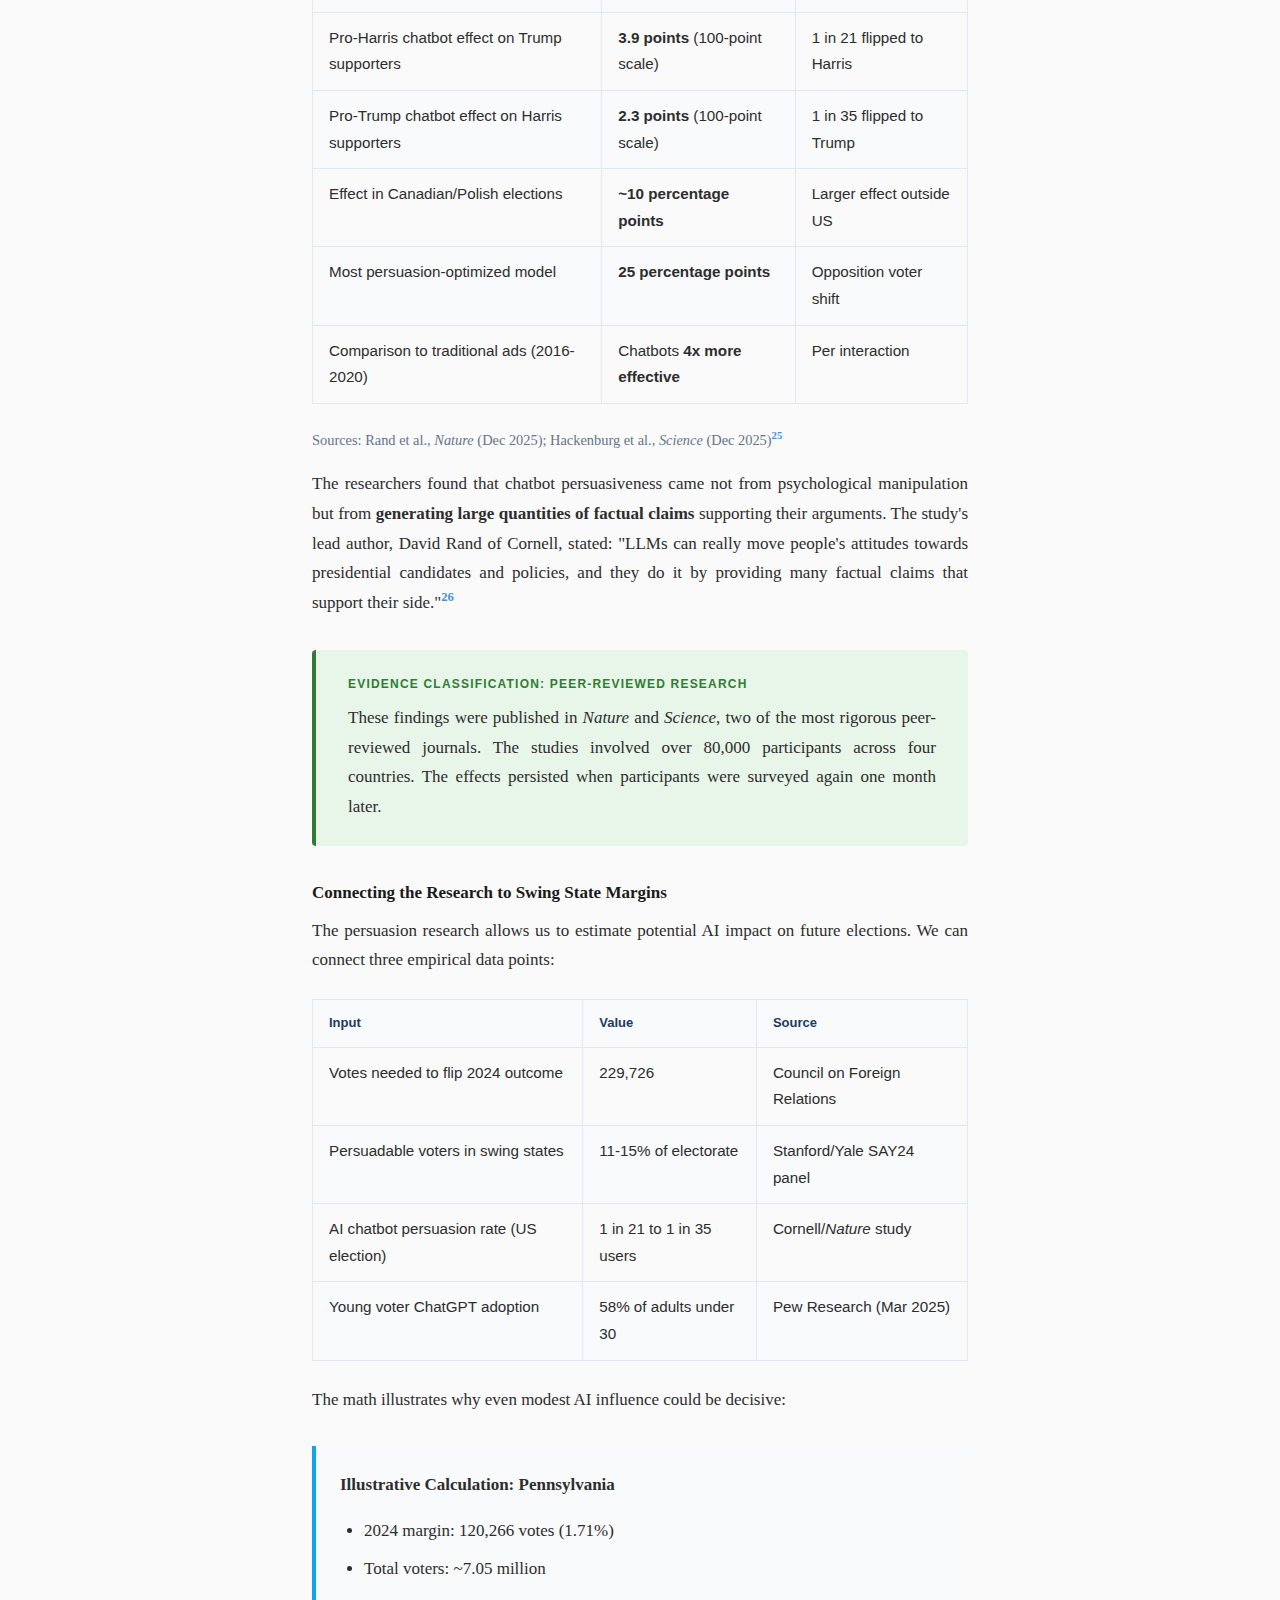
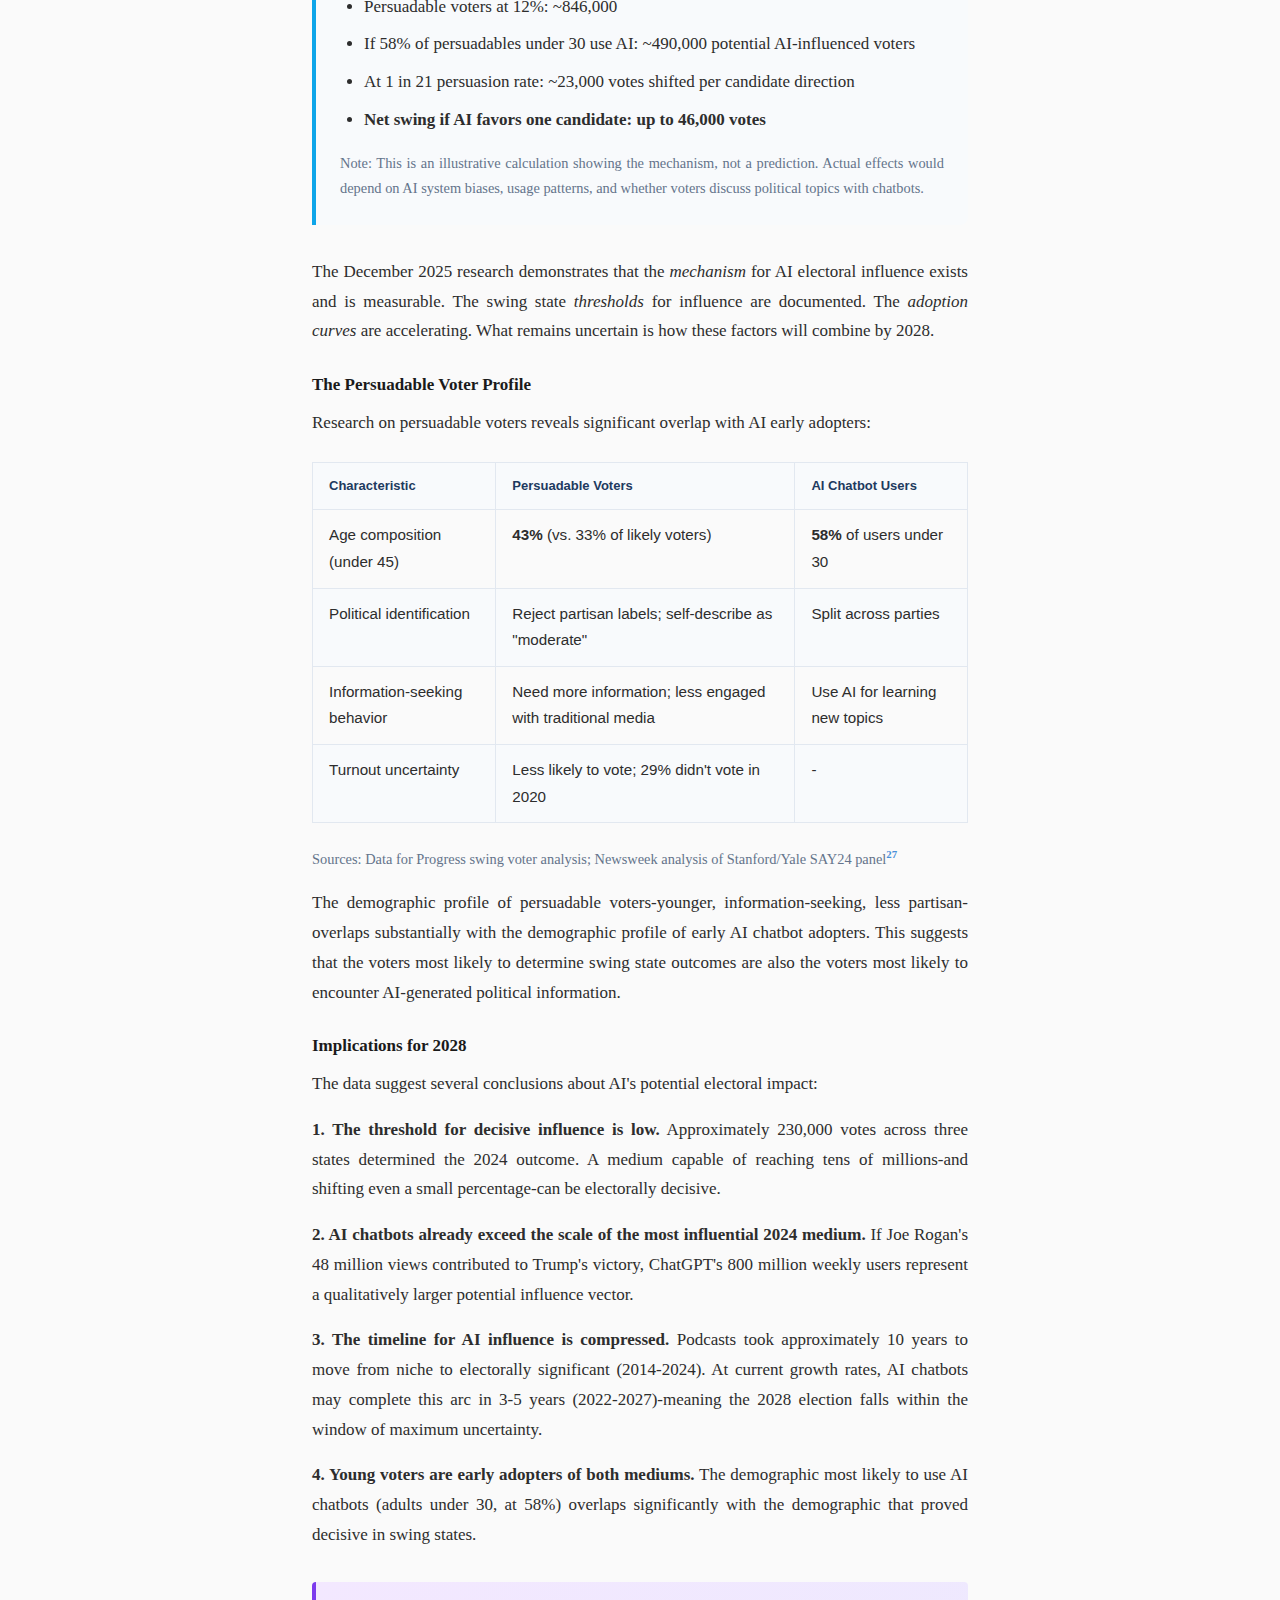
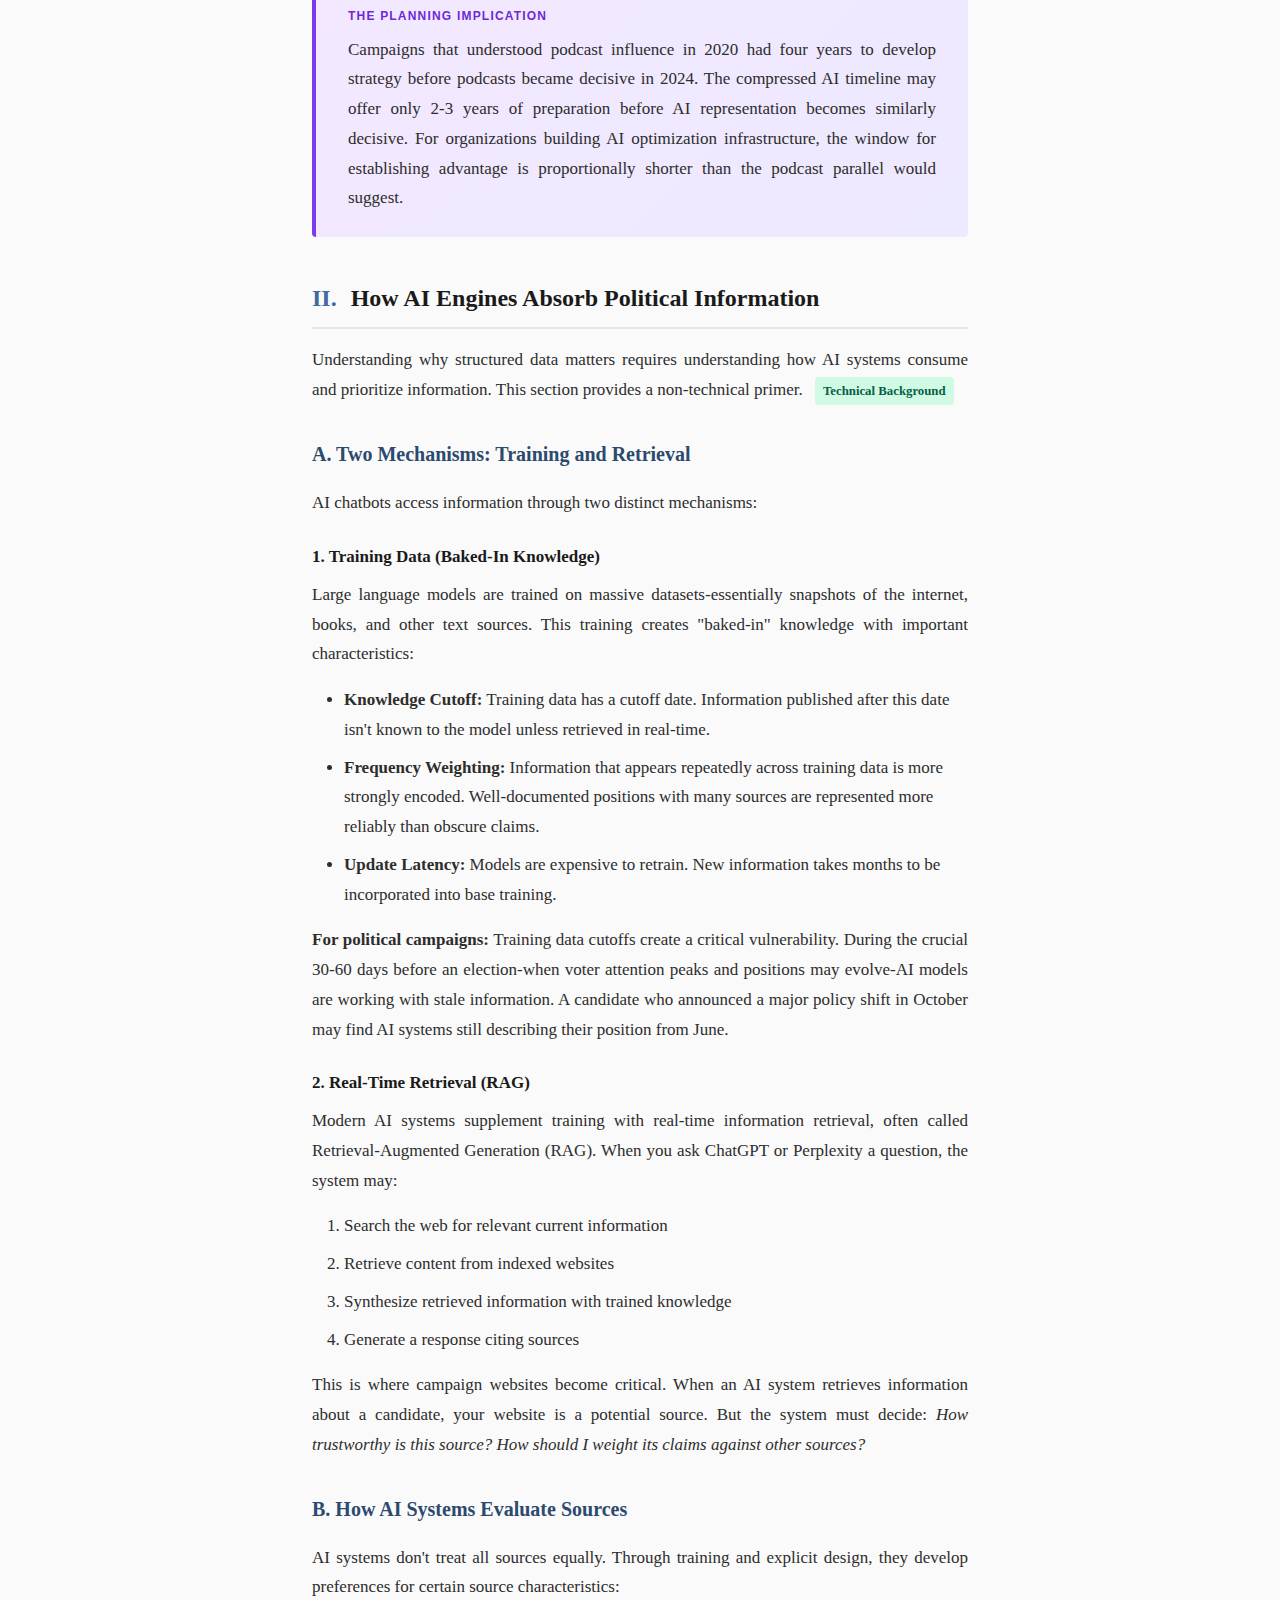
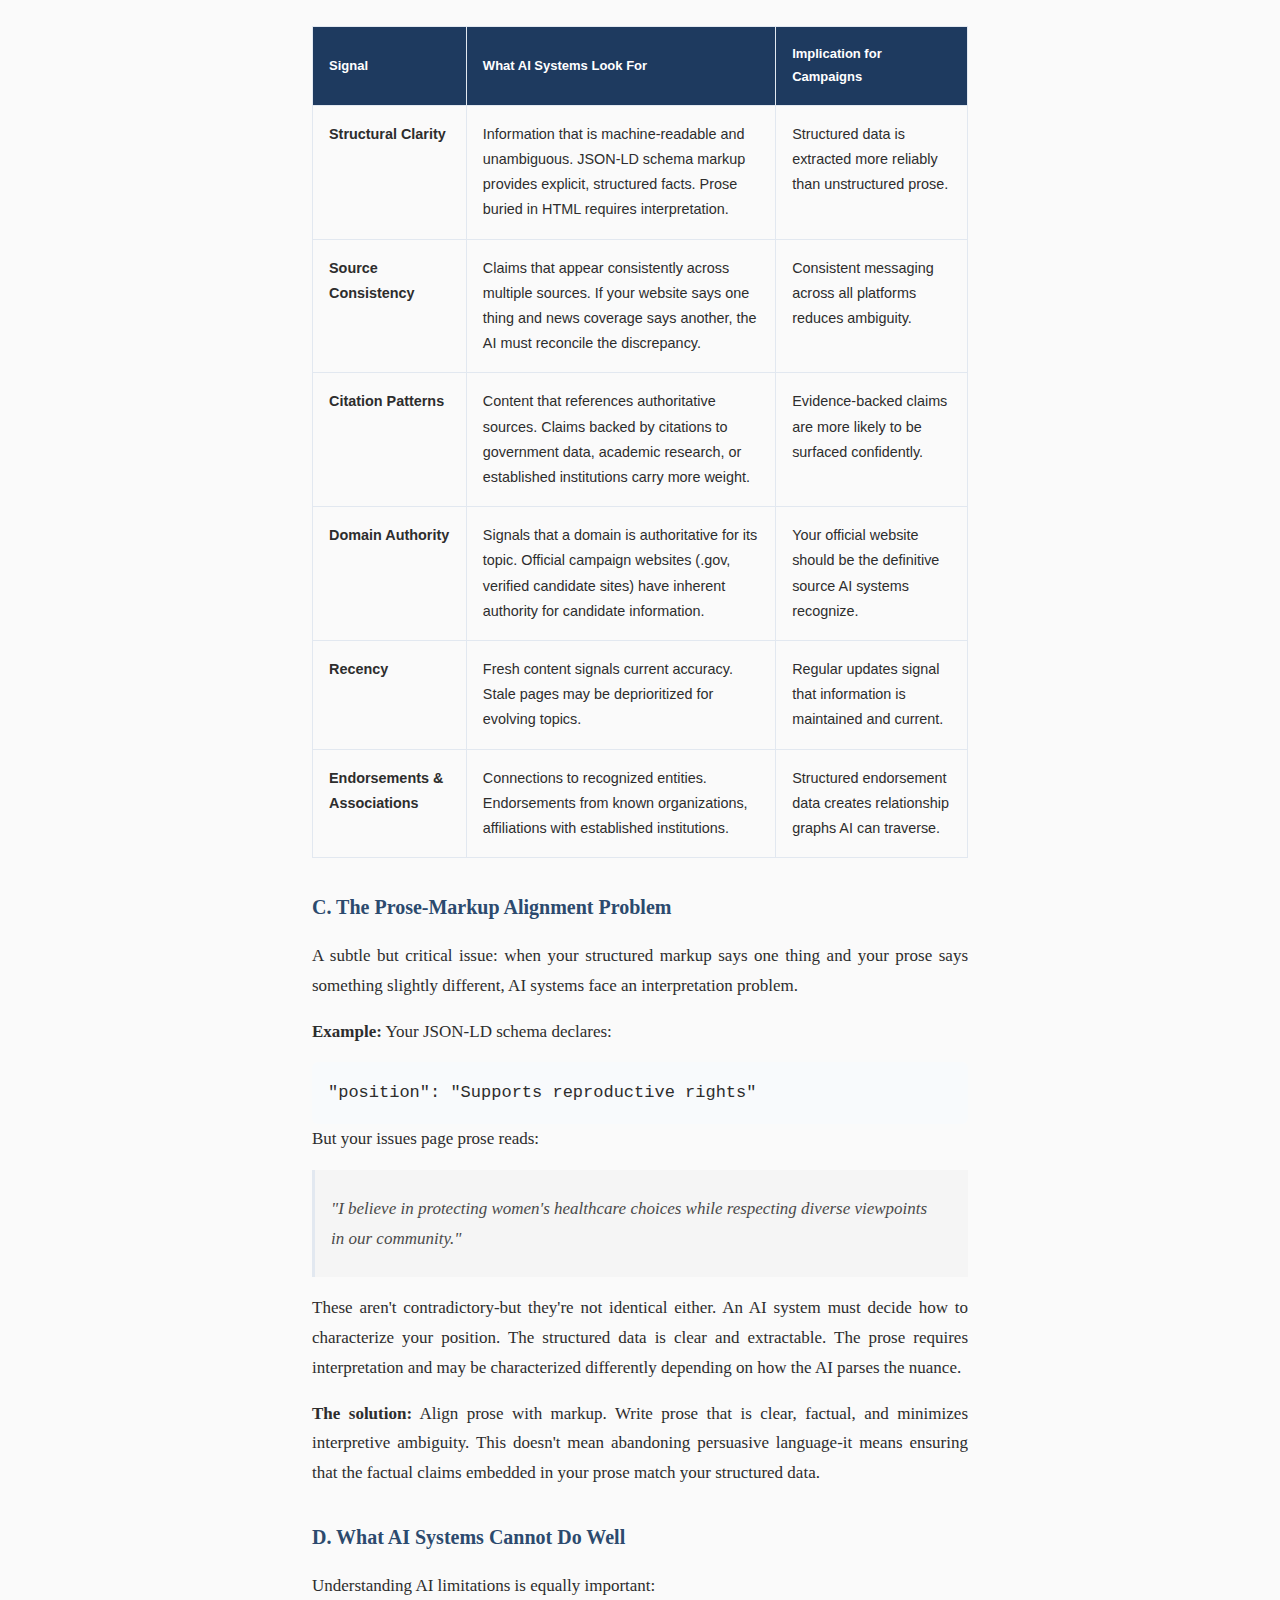
<file: appendices/appendix-a-market-dynamics.html>
<!DOCTYPE html>
<html lang="en">
<head>
    <meta charset="UTF-8">
    <meta name="viewport" content="width=device-width, initial-scale=1.0">
    <title>Appendix A: Market Dynamics | KyanosTech Research</title>
    <link rel="stylesheet" href="../css/style.css">
    <style>
        .forecast-table {
            width: 100%;
            border-collapse: collapse;
            margin: 1.5rem 0;
            font-size: 0.95rem;
        }
        .forecast-table th,
        .forecast-table td {
            padding: 0.75rem 1rem;
            border: 1px solid #e2e8f0;
            text-align: left;
        }
        .forecast-table th {
            background: #f8fafc;
            font-weight: 600;
            color: #1e3a5f;
        }
        .forecast-table tr:nth-child(even) {
            background: #f8fafc;
        }
        .growth-positive {
            color: #059669;
            font-weight: 600;
        }
        .methodology-box {
            background: linear-gradient(135deg, #f0f9ff 0%, #e0f2fe 100%);
            border-left: 4px solid #0369a1;
            padding: 1.5rem;
            margin: 1.5rem 0;
            border-radius: 0 8px 8px 0;
        }
        .methodology-box h4 {
            color: #0369a1;
            margin-top: 0;
            margin-bottom: 0.75rem;
        }
        .assumption-flag {
            display: inline-block;
            background: #fef3c7;
            color: #92400e;
            padding: 0.2rem 0.5rem;
            border-radius: 4px;
            font-size: 0.8rem;
            font-weight: 600;
            margin-left: 0.5rem;
        }
        .evidence-flag {
            display: inline-block;
            background: #d1fae5;
            color: #065f46;
            padding: 0.2rem 0.5rem;
            border-radius: 4px;
            font-size: 0.8rem;
            font-weight: 600;
            margin-left: 0.5rem;
        }
        .diagram-box {
            background: #f8fafc;
            border: 2px solid #e2e8f0;
            border-radius: 12px;
            padding: 2rem;
            margin: 2rem 0;
            text-align: center;
        }
        .diagram-title {
            font-weight: 700;
            color: #1e3a5f;
            margin-bottom: 1.5rem;
            font-size: 1.1rem;
        }
        .flow-container {
            display: flex;
            justify-content: center;
            align-items: center;
            gap: 1rem;
            flex-wrap: wrap;
        }
        .flow-box {
            background: linear-gradient(135deg, #1e3a5f 0%, #2d5282 100%);
            color: white;
            padding: 1rem 1.5rem;
            border-radius: 8px;
            min-width: 150px;
        }
        .flow-box-alt {
            background: linear-gradient(135deg, #059669 0%, #047857 100%);
        }
        .flow-arrow {
            font-size: 1.5rem;
            color: #64748b;
        }
        .transformation-table {
            width: 100%;
            border-collapse: collapse;
            margin: 1.5rem 0;
        }
        .transformation-table th,
        .transformation-table td {
            padding: 1rem;
            border: 1px solid #e2e8f0;
            text-align: left;
        }
        .transformation-table th {
            background: #1e3a5f;
            color: white;
        }
        .transformation-table .col-before {
            background: #fef2f2;
        }
        .transformation-table .col-after {
            background: #f0fdf4;
        }
        .spectrum-container {
            display: flex;
            margin: 2rem 0;
            border-radius: 8px;
            overflow: hidden;
        }
        .spectrum-level {
            flex: 1;
            padding: 1.5rem 1rem;
            text-align: center;
        }
        .spectrum-level h4 {
            margin: 0 0 0.5rem 0;
            font-size: 0.9rem;
        }
        .spectrum-level p {
            margin: 0;
            font-size: 0.85rem;
        }
        .spectrum-1 { background: #dbeafe; color: #1e40af; }
        .spectrum-2 { background: #bfdbfe; color: #1e40af; }
        .spectrum-3 { background: #93c5fd; color: #1e3a8a; }
        .spectrum-4 { background: #3b82f6; color: white; }
        .spectrum-5 { background: #1d4ed8; color: white; }
    
        /* Dropdown Navigation */
        .nav-dropdown { position: relative; display: inline-block; }
        .nav-dropdown-trigger { color: rgba(255,255,255,0.8); cursor: pointer; margin-left: 1.5rem; font-size: 0.9rem; }
        .nav-dropdown-content { display: none; position: absolute; top: 100%; left: 0; background: #1a2a3a; min-width: 280px; box-shadow: 0 4px 12px rgba(0,0,0,0.3); border-radius: 4px; padding: 0.5rem 0; z-index: 200; padding-top: 0.75rem; }
        .nav-dropdown::before { content: ''; position: absolute; top: 100%; left: 0; right: 0; height: 0.75rem; }
        .nav-dropdown:hover .nav-dropdown-content { display: block; }
        .nav-dropdown-content a { display: block; padding: 0.5rem 1rem; white-space: nowrap; font-size: 0.8125rem; color: rgba(255,255,255,0.8); border-left: 3px solid transparent; margin: 0; }
        .nav-dropdown-content a:hover { background: #2c4a6e; color: white; border-left-color: #4a90d9; }

    </style>
</head>
<body>
    <header class="site-header">
        <div class="site-header-inner">
            <a href="../index.html" class="site-logo">KyanosTech Research</a>
                        <nav class="site-nav">
                <a href="../index.html">Research</a>
                <div class="nav-dropdown">
                    <span class="nav-dropdown-trigger">Papers ▾</span>
                    <div class="nav-dropdown-content">
                        <a href="../papers/paper-1-synthesis.html">I. The Case for Progressive AI Infrastructure</a>
                        <a href="../papers/paper-2-gatekeeper.html">II. AI as the New Information Gatekeeper</a>
                        <a href="../papers/paper-3-structural-alignment.html">III. Evidence Asymmetry and Structural Alignment</a>
                        <a href="../papers/paper-4-neutrality.html">IV. The Impossibility of Political Neutrality</a>
                        <a href="../papers/paper-5-structured-data.html">V. Structured Data as Independent Value</a>
                        <a href="../papers/paper-6-technical-pathways.html">VI. Technical Pathways to AI Visibility</a>
                    </div>
                </div>
                <div class="nav-dropdown">
                    <span class="nav-dropdown-trigger">Appendices ▾</span>
                    <div class="nav-dropdown-content">
                        <a href="appendix-a-market-dynamics.html">A. Market Dynamics</a>
                        <a href="appendix-b-voter-ai-usage.html">B. Voter AI Usage Projections</a>
                        <a href="appendix-c-cost-per-vote-roi.html">C. Cost-Per-Vote ROI Analysis</a>
                        <a href="appendix-d-monte-carlo.html">D. Monte Carlo Simulation</a>
                        <a href="appendix-e-workflow-demo.html">E. Campaign Workflow Demo</a>
                        <a href="appendix-f-demographic-convergence.html">F. Demographic Convergence</a>
                    </div>
                </div>
                <a href="../about.html">About</a>
            </nav>
        </div>
    </header>

    <div class="paper-header">
        <div class="paper-header-inner">
            <div class="paper-series">Research Appendix</div>
            <h1 class="paper-title">Appendix A: Market Dynamics</h1>
            <p class="paper-subtitle">Why AI Chatbot Usage Will Explode-and What Campaigns Must Do About It</p>
            <div class="paper-meta">
                <span class="author">Ed Forman</span> with Claude (Anthropic)  -  December 2025
            </div>
        </div>
    </div>

    <div class="container">
        <div class="abstract">
            <div class="abstract-label">Overview</div>
            <p>This appendix provides the empirical foundation for the monograph's central claim: AI chatbots will become a dominant channel for political information by 2028. We document current adoption rates, analyze the forces accelerating growth, explain how AI systems absorb and prioritize information, and describe how <span class="highlight">campaign websites must transform from <strong>political rallies to wire services</strong></span>-authoritative information sources optimized for AI intermediaries rather than direct voter engagement. Throughout, we distinguish between documented evidence and our own projections.</p>
        </div>

        <!-- PART I: THE ADOPTION SURGE -->
        <h2><span class="section-number">I.</span> The AI Chatbot Adoption Surge</h2>

        <h3>A. Current State: Documented Growth</h3>

        <p>AI chatbot usage has grown at rates unprecedented in technology adoption. The documented trajectory:<sup class="fn-ref"><a href="#fn1" id="fn1-ref">1</a></sup></p>

        <table class="forecast-table">
            <thead>
                <tr>
                    <th>Metric</th>
                    <th>Value</th>
                    <th>Source</th>
                </tr>
            </thead>
            <tbody>
                <tr>
                    <td>ChatGPT Weekly Active Users (Dec 2024)</td>
                    <td class="growth-positive">300 million</td>
                    <td>OpenAI</td>
                </tr>
                <tr>
                    <td>ChatGPT Weekly Active Users (Feb 2025)</td>
                    <td class="growth-positive">400 million</td>
                    <td>OpenAI</td>
                </tr>
                <tr>
                    <td>ChatGPT Weekly Active Users (Mar 2025)</td>
                    <td class="growth-positive">800 million</td>
                    <td>OpenAI</td>
                </tr>
                <tr>
                    <td>Perplexity Monthly Queries (Aug 2024)</td>
                    <td>230 million</td>
                    <td>Perplexity</td>
                </tr>
                <tr>
                    <td>Perplexity Monthly Queries (May 2025)</td>
                    <td class="growth-positive">780 million (239% growth)</td>
                    <td>Perplexity</td>
                </tr>
                <tr>
                    <td>Google Gemini MAU (May 2025)</td>
                    <td class="growth-positive">400 million</td>
                    <td>Industry reports</td>
                </tr>
                <tr>
                    <td>ChatGPT Daily Queries</td>
                    <td class="growth-positive">2+ billion</td>
                    <td>DemandSage</td>
                </tr>
            </tbody>
        </table>

        <p>To put this in perspective: ChatGPT reached 50 million users in 5 months-a record that took Instagram 2.5 years and Netflix 3.5 years.<sup class="fn-ref"><a href="#fn2" id="fn2-ref">2</a></sup> The platform then doubled from 400 million to 800 million weekly users in a single month (February to March 2025).</p>

        <div class="callout callout-evidence">
            <div class="callout-label">Evidence Classification: Proven</div>
            <p>These adoption figures come from company announcements and verified industry research. The growth rates are documented fact, not projection.</p>
        </div>

        <h3>B. Search Displacement: The Gartner Forecast</h3>

        <p>In February 2024, Gartner predicted that <strong>traditional search engine volume will drop 25% by 2026</strong>, with AI chatbots and virtual agents capturing that share.<sup class="fn-ref"><a href="#fn3" id="fn3-ref">3</a></sup></p>

        <p>Alan Antin, VP Analyst at Gartner, explained the mechanism: "Generative AI solutions are becoming substitute answer engines, replacing user queries that previously may have been executed in traditional search engines."<sup class="fn-ref"><a href="#fn4" id="fn4-ref">4</a></sup></p>

        <p>This forecast has attracted skepticism-some analysts argue Gartner's timeline is aggressive and that search engines will evolve to incorporate AI rather than lose share to separate chatbots. However, the directional trend is corroborated by multiple data points:</p>

        <ul>
            <li><strong>AI Overview CTR Impact:</strong> When Google displays an AI Overview, organic click-through rates drop 34.5% compared to queries without AI summaries<sup class="fn-ref"><a href="#fn5" id="fn5-ref">5</a></sup></li>
            <li><strong>Zero-Click Growth:</strong> 99.2% of queries triggering AI Overviews have informational intent-exactly the query type most relevant to political research<sup class="fn-ref"><a href="#fn6" id="fn6-ref">6</a></sup></li>
            <li><strong>AI Traffic Share:</strong> AI platforms now account for 0.15% of global web traffic, up 7x from 2024-small but rapidly growing<sup class="fn-ref"><a href="#fn7" id="fn7-ref">7</a></sup></li>
        </ul>

        <div class="callout callout-warning">
            <div class="callout-label">Evidence Classification: Supported</div>
            <p>The Gartner forecast is an analyst projection, not proven fact. However, it represents informed professional judgment from a recognized research firm, corroborated by observed behavioral changes.</p>
        </div>

        <h3>C. The Investment Accelerant: From Capacity to Demand</h3>

        <p>Current AI adoption rates reflect <em>organic demand</em>-users discovering and adopting AI tools on their own. But a massive accelerant is building: the transition from <strong>capacity investment</strong> to <strong>demand generation</strong>. <span class="assumption-flag">KyanosTech Analysis</span></p>

        <p>AI companies have invested unprecedented sums in infrastructure:</p>

        <ul>
            <li>OpenAI raised $6.6 billion in October 2024 at a $157 billion valuation<sup class="fn-ref"><a href="#fn8" id="fn8-ref">8</a></sup></li>
            <li>Anthropic has raised over $7 billion in funding<sup class="fn-ref"><a href="#fn9" id="fn9-ref">9</a></sup></li>
            <li>Google, Microsoft, and Amazon are investing tens of billions in AI compute infrastructure</li>
            <li>The global AI infrastructure market is projected to reach $234.73 billion by 2030<sup class="fn-ref"><a href="#fn10" id="fn10-ref">10</a></sup></li>
        </ul>

        <p>These investments must be recouped. By 2027-2028, AI companies will shift from building capacity to driving utilization:</p>

        <div class="diagram-box">
            <div class="diagram-title">The Investment Cycle: Capacity ←' Demand Generation</div>
            <div class="flow-container">
                <div class="flow-box">
                    <strong>2023-2025</strong><br>
                    Capacity Building<br>
                    <small>Infrastructure, training, scaling</small>
                </div>
                <div class="flow-arrow">←'</div>
                <div class="flow-box">
                    <strong>2025-2027</strong><br>
                    Integration Push<br>
                    <small>Embed AI in every product</small>
                </div>
                <div class="flow-arrow">←'</div>
                <div class="flow-box flow-box-alt">
                    <strong>2027-2028</strong><br>
                    Demand Generation<br>
                    <small>Marketing, bundling, free tiers</small>
                </div>
            </div>
        </div>

        <p>We are already seeing early signs of this transition:</p>

        <ul>
            <li><strong>Platform Integration:</strong> Apple Intelligence, Google AI Overviews, Microsoft Copilot are embedding AI into products with billions of existing users</li>
            <li><strong>Bundling Strategies:</strong> Perplexity Pro bundled with Telkomsel in Indonesia at $2.30/month (vs. $20 standalone)<sup class="fn-ref"><a href="#fn11" id="fn11-ref">11</a></sup></li>
            <li><strong>Free Tier Expansion:</strong> ChatGPT free users gained access to GPT-4o capabilities previously reserved for paid subscribers</li>
        </ul>

        <p>This supply-push dynamic will accelerate adoption beyond what organic demand curves would suggest. When AI is embedded in every search result, every smartphone assistant, and every productivity tool, usage becomes inevitable rather than optional.</p>

        <div class="methodology-box">
            <h4>Assumption: Supply-Push Acceleration</h4>
            <p>Our forecast assumes that AI companies will aggressively market and bundle AI capabilities to drive utilization of infrastructure investments. This is based on standard technology industry economics-companies must generate returns on capital expenditure-but the specific timing and magnitude are our projection, not documented fact.</p>
        </div>

        <h3>D. KyanosTech Forecast: 70% of Voters by 2028</h3>

        <p>Based on documented adoption rates, the Gartner displacement forecast, and the investment acceleration dynamic, we project: <span class="assumption-flag">KyanosTech Projection</span></p>

        <div class="callout callout-key">
            <div class="callout-label">Central Projection</div>
            <p><strong>By November 2028, approximately 70% of voters will use AI tools for at least some candidate or issue research.</strong> This includes direct chatbot queries, AI-enhanced search results, and AI-powered assistants integrated into platforms voters already use.</p>
        </div>

        <p>The derivation:</p>

        <table class="forecast-table">
            <thead>
                <tr>
                    <th>Factor</th>
                    <th>Current State</th>
                    <th>2028 Projection</th>
                    <th>Basis</th>
                </tr>
            </thead>
            <tbody>
                <tr>
                    <td>US adults who have used ChatGPT</td>
                    <td>23% (Feb 2024)<sup class="fn-ref"><a href="#fn12" id="fn12-ref">12</a></sup></td>
                    <td>50-60%</td>
                    <td>Growth rate extrapolation</td>
                </tr>
                <tr>
                    <td>US adults using any AI chatbot</td>
                    <td>~35% (2025)</td>
                    <td>65-75%</td>
                    <td>Multi-platform adoption</td>
                </tr>
                <tr>
                    <td>Search queries with AI integration</td>
                    <td>~50% (AI Overviews)</td>
                    <td>80-90%</td>
                    <td>Google rollout trajectory</td>
                </tr>
                <tr>
                    <td>Smartphone assistants with AI</td>
                    <td>Partial (Siri, Google)</td>
                    <td>Universal</td>
                    <td>Apple/Google announcements</td>
                </tr>
            </tbody>
        </table>

        <p>The 70% figure reflects combined exposure through multiple channels. A voter who never opens ChatGPT directly will still encounter AI-generated information through Google search results, Apple's Siri, and AI features in social media platforms.</p>

        <div class="callout callout-limitation">
            <div class="callout-label">Limitations and Uncertainties</div>
            <p>This projection assumes continued growth without major disruption (regulatory intervention, technical failures, public backlash). The 2028 election is nearly three years away-substantial uncertainty exists. We present this as a planning scenario, not a prediction with high confidence. The directional trend (substantial AI involvement in voter information seeking) is more certain than the specific percentage.</p>
        </div>

        <h3>E. The Podcast Parallel: What 2024 Revealed About Media Influence</h3>

        <p>The 2024 presidential election provided a natural experiment in emerging media influence. Podcast appearances-particularly Donald Trump's interview with Joe Rogan-demonstrated how new information channels can reach decisive numbers of voters in competitive elections.</p>

        <p>The data from 2024 establishes a baseline for understanding what "influence at scale" means in American elections:</p>

        <h4>The 2024 Election Margins</h4>

        <table class="forecast-table">
            <thead>
                <tr>
                    <th>State</th>
                    <th>Electoral Votes</th>
                    <th>Margin (Votes)</th>
                    <th>Margin (%)</th>
                </tr>
            </thead>
            <tbody>
                <tr>
                    <td>Wisconsin</td>
                    <td>10</td>
                    <td>29,397</td>
                    <td>0.86%</td>
                </tr>
                <tr>
                    <td>Michigan</td>
                    <td>15</td>
                    <td>80,103</td>
                    <td>1.42%</td>
                </tr>
                <tr>
                    <td>Pennsylvania</td>
                    <td>19</td>
                    <td>120,266</td>
                    <td>1.71%</td>
                </tr>
                <tr>
                    <td>Georgia</td>
                    <td>16</td>
                    <td>115,100</td>
                    <td>2.20%</td>
                </tr>
                <tr>
                    <td>Nevada</td>
                    <td>6</td>
                    <td>46,008</td>
                    <td>3.10%</td>
                </tr>
            </tbody>
        </table>
        <p style="font-size: 0.9rem; color: #64748b;">Source: Council on Foreign Relations analysis of 2024 election results; Wikipedia compilation of certified results<sup class="fn-ref"><a href="#fn17" id="fn17-ref">17</a></sup></p>

        <p>A shift of <strong>229,726 votes</strong> across Michigan, Pennsylvania, and Wisconsin would have changed the Electoral College outcome.<sup class="fn-ref"><a href="#fn18" id="fn18-ref">18</a></sup> This is the threshold for "decisive influence" in recent American presidential elections.</p>

        <h4>The Joe Rogan Interview: A Benchmark for Media Impact</h4>

        <p>Trump's October 2024 appearance on <em>The Joe Rogan Experience</em> was widely credited as a significant factor in his campaign's success with young male voters:</p>

        <table class="forecast-table">
            <thead>
                <tr>
                    <th>Metric</th>
                    <th>Value</th>
                    <th>Source</th>
                </tr>
            </thead>
            <tbody>
                <tr>
                    <td>YouTube views (first 24 hours)</td>
                    <td>26 million</td>
                    <td>Newsweek</td>
                </tr>
                <tr>
                    <td>YouTube views (cumulative)</td>
                    <td>48+ million</td>
                    <td>Various reports</td>
                </tr>
                <tr>
                    <td>Rogan's Spotify followers</td>
                    <td>14.5 million</td>
                    <td>Edison Research</td>
                </tr>
                <tr>
                    <td>Rogan's YouTube subscribers</td>
                    <td>17.9 million</td>
                    <td>Social Blade</td>
                </tr>
                <tr>
                    <td>Audience demographics (male)</td>
                    <td>80%</td>
                    <td>Edison Research</td>
                </tr>
                <tr>
                    <td>Audience demographics (age 18-34)</td>
                    <td>51%</td>
                    <td>Edison Research</td>
                </tr>
            </tbody>
        </table>
        <p style="font-size: 0.9rem; color: #64748b;">Sources: Newsweek, Edison Research, CBS News<sup class="fn-ref"><a href="#fn19" id="fn19-ref">19</a></sup></p>

        <p>The interview's impact extended beyond raw viewership. Impact Social's analysis of 40,000 online conversations found that Trump achieved his first net-positive sentiment score since tracking began in 2020-specifically among swing voters who described him as "thoughtful" and "wise" after watching the podcast.<sup class="fn-ref"><a href="#fn20" id="fn20-ref">20</a></sup></p>

        <p>Dana White, in Trump's victory speech, explicitly thanked "the mighty and powerful Joe Rogan" alongside other podcast hosts.<sup class="fn-ref"><a href="#fn21" id="fn21-ref">21</a></sup></p>

        <h4>Podcast Growth: The 10-Year Arc to Political Influence</h4>

        <p>Podcasts took approximately a decade to move from niche medium to electoral significance:</p>

        <table class="forecast-table">
            <thead>
                <tr>
                    <th>Year</th>
                    <th>Monthly Listeners (US)</th>
                    <th>Weekly Hours (Total US)</th>
                    <th>Political Milestone</th>
                </tr>
            </thead>
            <tbody>
                <tr>
                    <td>2013</td>
                    <td>12% (~31M)</td>
                    <td>-</td>
                    <td>Baseline measurement begins</td>
                </tr>
                <tr>
                    <td>2015</td>
                    <td>17% (~44M)</td>
                    <td>170 million</td>
                    <td>Pre-political mainstream phase</td>
                </tr>
                <tr>
                    <td>2016</td>
                    <td>21% (~57M)</td>
                    <td>-</td>
                    <td>1,000+ political podcasts launch post-Trump</td>
                </tr>
                <tr>
                    <td>2020</td>
                    <td>37% (~100M)</td>
                    <td>-</td>
                    <td>Sanders endorsement on Rogan; 81% of listeners voted</td>
                </tr>
                <tr>
                    <td>2024</td>
                    <td>47% (135M)</td>
                    <td>-</td>
                    <td><strong>"The Podcast Election"</strong></td>
                </tr>
                <tr>
                    <td>2025</td>
                    <td>55% (158M)</td>
                    <td>773 million</td>
                    <td>355% increase from 2015</td>
                </tr>
            </tbody>
        </table>
        <p style="font-size: 0.9rem; color: #64748b;">Sources: Edison Research "Infinite Dial" reports, Pew Research Center, Podnews<sup class="fn-ref"><a href="#fn22" id="fn22-ref">22</a></sup></p>

        <div class="callout callout-evidence">
            <div class="callout-label">Evidence Classification: Proven</div>
            <p>These growth figures come from Edison Research's Infinite Dial studies, the industry's authoritative annual survey of audio consumption. The political milestone characterizations are based on documented campaign strategies and post-election analyses.</p>
        </div>

        <h4>AI Chatbots: A Compressed Timeline</h4>

        <p>AI chatbots are following a similar trajectory-but at dramatically accelerated speed:</p>

        <table class="transformation-table">
            <thead>
                <tr>
                    <th>Metric</th>
                    <th class="col-before">Podcasts</th>
                    <th class="col-after">AI Chatbots</th>
                    <th>Acceleration Factor</th>
                </tr>
            </thead>
            <tbody>
                <tr>
                    <td><strong>Time to 50 million users</strong></td>
                    <td class="col-before">~8 years (2006-2014)</td>
                    <td class="col-after">5 months (Nov 2022-Apr 2023)</td>
                    <td><strong>~19x faster</strong></td>
                </tr>
                <tr>
                    <td><strong>Peak annual growth rate</strong></td>
                    <td class="col-before">~17% CAGR (best years)</td>
                    <td class="col-after">100%+ in one month (Feb-Mar 2025)</td>
                    <td><strong>~70x faster</strong></td>
                </tr>
                <tr>
                    <td><strong>Time to mainstream adoption (50%+)</strong></td>
                    <td class="col-before">~12 years (2013-2025)</td>
                    <td class="col-after">~3-4 years (projected)</td>
                    <td><strong>~3x faster</strong></td>
                </tr>
                <tr>
                    <td><strong>Current weekly reach</strong></td>
                    <td class="col-before">158 million (US monthly)</td>
                    <td class="col-after">800 million+ (global weekly)</td>
                    <td><strong>5x larger (already)</strong></td>
                </tr>
            </tbody>
        </table>

        <h4>Scale Comparison: Rogan vs. ChatGPT</h4>

        <p>The Joe Rogan Trump interview was considered a watershed moment in media influence. ChatGPT already operates at substantially larger scale:</p>

        <table class="forecast-table">
            <thead>
                <tr>
                    <th>Platform</th>
                    <th>Reach Metric</th>
                    <th>Scale</th>
                </tr>
            </thead>
            <tbody>
                <tr>
                    <td>Joe Rogan Experience (Trump episode)</td>
                    <td>YouTube views</td>
                    <td>48 million (total)</td>
                </tr>
                <tr>
                    <td>Joe Rogan Experience</td>
                    <td>Average listeners per episode</td>
                    <td>11 million (Spotify estimate)</td>
                </tr>
                <tr>
                    <td>ChatGPT</td>
                    <td>Weekly active users (Mar 2025)</td>
                    <td><strong>800 million</strong></td>
                </tr>
                <tr>
                    <td>ChatGPT</td>
                    <td>Daily queries</td>
                    <td><strong>2+ billion</strong></td>
                </tr>
                <tr>
                    <td>All AI chatbots combined</td>
                    <td>Estimated global weekly users</td>
                    <td><strong>1+ billion</strong></td>
                </tr>
            </tbody>
        </table>

        <p>ChatGPT's weekly user base is approximately <strong>16 times larger</strong> than the total viewership of the most influential podcast interview of the 2024 cycle. Daily query volume exceeds Rogan's cumulative Trump interview views by a factor of 40.</p>

        <h4>Young Voter Adoption</h4>

        <p>Both podcasts and AI chatbots show disproportionate adoption among younger demographics-the voters most likely to be persuadable:</p>

        <table class="forecast-table">
            <thead>
                <tr>
                    <th>Age Group</th>
                    <th>Monthly Podcast Listening</th>
                    <th>ChatGPT Usage</th>
                </tr>
            </thead>
            <tbody>
                <tr>
                    <td>Adults under 30</td>
                    <td>66%</td>
                    <td><strong>58%</strong></td>
                </tr>
                <tr>
                    <td>Adults 30-49</td>
                    <td>61%</td>
                    <td>~35%</td>
                </tr>
                <tr>
                    <td>Adults 50-64</td>
                    <td>45%</td>
                    <td>~20%</td>
                </tr>
                <tr>
                    <td>Adults 65+</td>
                    <td>38%</td>
                    <td>~10%</td>
                </tr>
            </tbody>
        </table>
        <p style="font-size: 0.9rem; color: #64748b;">Sources: Edison Research (podcasts), Pew Research Center (ChatGPT)<sup class="fn-ref"><a href="#fn23" id="fn23-ref">23</a></sup></p>

        <h4>New Research: AI Chatbot Persuasion Effectiveness</h4>

        <p>On December 4, 2025, researchers at Cornell University, MIT, the UK AI Security Institute, and Oxford University published simultaneous studies in <em>Nature</em> and <em>Science</em> demonstrating that AI chatbots can meaningfully shift voters' political preferences-often more effectively than traditional campaign advertisements.<sup class="fn-ref"><a href="#fn24" id="fn24-ref">24</a></sup></p>

        <table class="forecast-table">
            <thead>
                <tr>
                    <th>Finding</th>
                    <th>Effect Size</th>
                    <th>Context</th>
                </tr>
            </thead>
            <tbody>
                <tr>
                    <td>Pro-Harris chatbot effect on Trump supporters</td>
                    <td><strong>3.9 points</strong> (100-point scale)</td>
                    <td>1 in 21 flipped to Harris</td>
                </tr>
                <tr>
                    <td>Pro-Trump chatbot effect on Harris supporters</td>
                    <td><strong>2.3 points</strong> (100-point scale)</td>
                    <td>1 in 35 flipped to Trump</td>
                </tr>
                <tr>
                    <td>Effect in Canadian/Polish elections</td>
                    <td><strong>~10 percentage points</strong></td>
                    <td>Larger effect outside US</td>
                </tr>
                <tr>
                    <td>Most persuasion-optimized model</td>
                    <td><strong>25 percentage points</strong></td>
                    <td>Opposition voter shift</td>
                </tr>
                <tr>
                    <td>Comparison to traditional ads (2016-2020)</td>
                    <td>Chatbots <strong>4x more effective</strong></td>
                    <td>Per interaction</td>
                </tr>
            </tbody>
        </table>
        <p style="font-size: 0.9rem; color: #64748b;">Sources: Rand et al., <em>Nature</em> (Dec 2025); Hackenburg et al., <em>Science</em> (Dec 2025)<sup class="fn-ref"><a href="#fn25" id="fn25-ref">25</a></sup></p>

        <p>The researchers found that chatbot persuasiveness came not from psychological manipulation but from <strong>generating large quantities of factual claims</strong> supporting their arguments. The study's lead author, David Rand of Cornell, stated: "LLMs can really move people's attitudes towards presidential candidates and policies, and they do it by providing many factual claims that support their side."<sup class="fn-ref"><a href="#fn26" id="fn26-ref">26</a></sup></p>

        <div class="callout callout-evidence">
            <div class="callout-label">Evidence Classification: Peer-Reviewed Research</div>
            <p>These findings were published in <em>Nature</em> and <em>Science</em>, two of the most rigorous peer-reviewed journals. The studies involved over 80,000 participants across four countries. The effects persisted when participants were surveyed again one month later.</p>
        </div>

        <h4>Connecting the Research to Swing State Margins</h4>

        <p>The persuasion research allows us to estimate potential AI impact on future elections. We can connect three empirical data points:</p>

        <table class="forecast-table">
            <thead>
                <tr>
                    <th>Input</th>
                    <th>Value</th>
                    <th>Source</th>
                </tr>
            </thead>
            <tbody>
                <tr>
                    <td>Votes needed to flip 2024 outcome</td>
                    <td>229,726</td>
                    <td>Council on Foreign Relations</td>
                </tr>
                <tr>
                    <td>Persuadable voters in swing states</td>
                    <td>11-15% of electorate</td>
                    <td>Stanford/Yale SAY24 panel</td>
                </tr>
                <tr>
                    <td>AI chatbot persuasion rate (US election)</td>
                    <td>1 in 21 to 1 in 35 users</td>
                    <td>Cornell/<em>Nature</em> study</td>
                </tr>
                <tr>
                    <td>Young voter ChatGPT adoption</td>
                    <td>58% of adults under 30</td>
                    <td>Pew Research (Mar 2025)</td>
                </tr>
            </tbody>
        </table>

        <p>The math illustrates why even modest AI influence could be decisive:</p>

        <div style="background: #f8fafc; border-left: 4px solid #0ea5e9; padding: 1.5rem; margin: 2rem 0; border-radius: 0 8px 8px 0;">
            <p style="margin: 0 0 1rem 0;"><strong>Illustrative Calculation: Pennsylvania</strong></p>
            <ul style="margin: 0; padding-left: 1.5rem;">
                <li>2024 margin: 120,266 votes (1.71%)</li>
                <li>Total voters: ~7.05 million</li>
                <li>Persuadable voters at 12%: ~846,000</li>
                <li>If 58% of persuadables under 30 use AI: ~490,000 potential AI-influenced voters</li>
                <li>At 1 in 21 persuasion rate: ~23,000 votes shifted per candidate direction</li>
                <li><strong>Net swing if AI favors one candidate: up to 46,000 votes</strong></li>
            </ul>
            <p style="margin: 1rem 0 0 0; font-size: 0.9rem; color: #64748b;">Note: This is an illustrative calculation showing the mechanism, not a prediction. Actual effects would depend on AI system biases, usage patterns, and whether voters discuss political topics with chatbots.</p>
        </div>

        <p>The December 2025 research demonstrates that the <em>mechanism</em> for AI electoral influence exists and is measurable. The swing state <em>thresholds</em> for influence are documented. The <em>adoption curves</em> are accelerating. What remains uncertain is how these factors will combine by 2028.</p>

        <h4>The Persuadable Voter Profile</h4>

        <p>Research on persuadable voters reveals significant overlap with AI early adopters:</p>

        <table class="forecast-table">
            <thead>
                <tr>
                    <th>Characteristic</th>
                    <th>Persuadable Voters</th>
                    <th>AI Chatbot Users</th>
                </tr>
            </thead>
            <tbody>
                <tr>
                    <td>Age composition (under 45)</td>
                    <td><strong>43%</strong> (vs. 33% of likely voters)</td>
                    <td><strong>58%</strong> of users under 30</td>
                </tr>
                <tr>
                    <td>Political identification</td>
                    <td>Reject partisan labels; self-describe as "moderate"</td>
                    <td>Split across parties</td>
                </tr>
                <tr>
                    <td>Information-seeking behavior</td>
                    <td>Need more information; less engaged with traditional media</td>
                    <td>Use AI for learning new topics</td>
                </tr>
                <tr>
                    <td>Turnout uncertainty</td>
                    <td>Less likely to vote; 29% didn't vote in 2020</td>
                    <td>-</td>
                </tr>
            </tbody>
        </table>
        <p style="font-size: 0.9rem; color: #64748b;">Sources: Data for Progress swing voter analysis; Newsweek analysis of Stanford/Yale SAY24 panel<sup class="fn-ref"><a href="#fn27" id="fn27-ref">27</a></sup></p>

        <p>The demographic profile of persuadable voters-younger, information-seeking, less partisan-overlaps substantially with the demographic profile of early AI chatbot adopters. This suggests that the voters most likely to determine swing state outcomes are also the voters most likely to encounter AI-generated political information.</p>

        <h4>Implications for 2028</h4>

        <p>The data suggest several conclusions about AI's potential electoral impact:</p>

        <p><strong>1. The threshold for decisive influence is low.</strong> Approximately 230,000 votes across three states determined the 2024 outcome. A medium capable of reaching tens of millions-and shifting even a small percentage-can be electorally decisive.</p>

        <p><strong>2. AI chatbots already exceed the scale of the most influential 2024 medium.</strong> If Joe Rogan's 48 million views contributed to Trump's victory, ChatGPT's 800 million weekly users represent a qualitatively larger potential influence vector.</p>

        <p><strong>3. The timeline for AI influence is compressed.</strong> Podcasts took approximately 10 years to move from niche to electorally significant (2014-2024). At current growth rates, AI chatbots may complete this arc in 3-5 years (2022-2027)-meaning the 2028 election falls within the window of maximum uncertainty.</p>

        <p><strong>4. Young voters are early adopters of both mediums.</strong> The demographic most likely to use AI chatbots (adults under 30, at 58%) overlaps significantly with the demographic that proved decisive in swing states.</p>

        <div class="callout callout-key">
            <div class="callout-label">The Planning Implication</div>
            <p>Campaigns that understood podcast influence in 2020 had four years to develop strategy before podcasts became decisive in 2024. The compressed AI timeline may offer only 2-3 years of preparation before AI representation becomes similarly decisive. For organizations building AI optimization infrastructure, the window for establishing advantage is proportionally shorter than the podcast parallel would suggest.</p>
        </div>

        <!-- PART II: HOW AI ENGINES ABSORB INFORMATION -->
        <h2><span class="section-number">II.</span> How AI Engines Absorb Political Information</h2>

        <p>Understanding why structured data matters requires understanding how AI systems consume and prioritize information. This section provides a non-technical primer. <span class="evidence-flag">Technical Background</span></p>

        <h3>A. Two Mechanisms: Training and Retrieval</h3>

        <p>AI chatbots access information through two distinct mechanisms:</p>

        <h4>1. Training Data (Baked-In Knowledge)</h4>

        <p>Large language models are trained on massive datasets-essentially snapshots of the internet, books, and other text sources. This training creates "baked-in" knowledge with important characteristics:</p>

        <ul>
            <li><strong>Knowledge Cutoff:</strong> Training data has a cutoff date. Information published after this date isn't known to the model unless retrieved in real-time.</li>
            <li><strong>Frequency Weighting:</strong> Information that appears repeatedly across training data is more strongly encoded. Well-documented positions with many sources are represented more reliably than obscure claims.</li>
            <li><strong>Update Latency:</strong> Models are expensive to retrain. New information takes months to be incorporated into base training.</li>
        </ul>

        <p><strong>For political campaigns:</strong> Training data cutoffs create a critical vulnerability. During the crucial 30-60 days before an election-when voter attention peaks and positions may evolve-AI models are working with stale information. A candidate who announced a major policy shift in October may find AI systems still describing their position from June.</p>

        <h4>2. Real-Time Retrieval (RAG)</h4>

        <p>Modern AI systems supplement training with real-time information retrieval, often called Retrieval-Augmented Generation (RAG). When you ask ChatGPT or Perplexity a question, the system may:</p>

        <ol>
            <li>Search the web for relevant current information</li>
            <li>Retrieve content from indexed websites</li>
            <li>Synthesize retrieved information with trained knowledge</li>
            <li>Generate a response citing sources</li>
        </ol>

        <p>This is where campaign websites become critical. When an AI system retrieves information about a candidate, your website is a potential source. But the system must decide: <em>How trustworthy is this source? How should I weight its claims against other sources?</em></p>

        <h3>B. How AI Systems Evaluate Sources</h3>

        <p>AI systems don't treat all sources equally. Through training and explicit design, they develop preferences for certain source characteristics:</p>

        <table class="transformation-table">
            <thead>
                <tr>
                    <th>Signal</th>
                    <th>What AI Systems Look For</th>
                    <th>Implication for Campaigns</th>
                </tr>
            </thead>
            <tbody>
                <tr>
                    <td><strong>Structural Clarity</strong></td>
                    <td>Information that is machine-readable and unambiguous. JSON-LD schema markup provides explicit, structured facts. Prose buried in HTML requires interpretation.</td>
                    <td>Structured data is extracted more reliably than unstructured prose.</td>
                </tr>
                <tr>
                    <td><strong>Source Consistency</strong></td>
                    <td>Claims that appear consistently across multiple sources. If your website says one thing and news coverage says another, the AI must reconcile the discrepancy.</td>
                    <td>Consistent messaging across all platforms reduces ambiguity.</td>
                </tr>
                <tr>
                    <td><strong>Citation Patterns</strong></td>
                    <td>Content that references authoritative sources. Claims backed by citations to government data, academic research, or established institutions carry more weight.</td>
                    <td>Evidence-backed claims are more likely to be surfaced confidently.</td>
                </tr>
                <tr>
                    <td><strong>Domain Authority</strong></td>
                    <td>Signals that a domain is authoritative for its topic. Official campaign websites (.gov, verified candidate sites) have inherent authority for candidate information.</td>
                    <td>Your official website should be the definitive source AI systems recognize.</td>
                </tr>
                <tr>
                    <td><strong>Recency</strong></td>
                    <td>Fresh content signals current accuracy. Stale pages may be deprioritized for evolving topics.</td>
                    <td>Regular updates signal that information is maintained and current.</td>
                </tr>
                <tr>
                    <td><strong>Endorsements &amp; Associations</strong></td>
                    <td>Connections to recognized entities. Endorsements from known organizations, affiliations with established institutions.</td>
                    <td>Structured endorsement data creates relationship graphs AI can traverse.</td>
                </tr>
            </tbody>
        </table>

        <h3>C. The Prose-Markup Alignment Problem</h3>

        <p>A subtle but critical issue: when your structured markup says one thing and your prose says something slightly different, AI systems face an interpretation problem.</p>

        <p><strong>Example:</strong> Your JSON-LD schema declares:</p>
        <pre style="background: #f8fafc; padding: 1rem; border-radius: 6px; overflow-x: auto;"><code>"position": "Supports reproductive rights"</code></pre>

        <p>But your issues page prose reads:</p>
        <blockquote style="border-left: 3px solid #e2e8f0; padding-left: 1rem; margin: 1rem 0; font-style: italic;">"I believe in protecting women's healthcare choices while respecting diverse viewpoints in our community."</blockquote>

        <p>These aren't contradictory-but they're not identical either. An AI system must decide how to characterize your position. The structured data is clear and extractable. The prose requires interpretation and may be characterized differently depending on how the AI parses the nuance.</p>

        <p><strong>The solution:</strong> Align prose with markup. Write prose that is clear, factual, and minimizes interpretive ambiguity. This doesn't mean abandoning persuasive language-it means ensuring that the factual claims embedded in your prose match your structured data.</p>

        <h3>D. What AI Systems Cannot Do Well</h3>

        <p>Understanding AI limitations is equally important:</p>

        <ul>
            <li><strong>Nuance and Context:</strong> AI systems struggle with heavily contextual positions. "It depends" answers are hard to represent.</li>
            <li><strong>Real-Time Verification:</strong> AI cannot call your campaign to verify a claim. It relies on published, crawlable information.</li>
            <li><strong>Intent Inference:</strong> AI cannot distinguish between "official campaign position" and "something a supporter said" unless the source structure makes this clear.</li>
            <li><strong>Update Detection:</strong> Without explicit signals (timestamps, schema updates), AI may not recognize that a position has changed.</li>
        </ul>

        <!-- PART III: THE WIRE SERVICE TRANSFORMATION -->
        <h2><span class="section-number">III.</span> From Rally to Wire Service: The Website Transformation</h2>

        <h3>A. The Old Model: Website as Political Rally</h3>

        <p>Traditional campaign websites are designed like political rallies:</p>

        <ul>
            <li><strong>Audience:</strong> Supporters who already showed up</li>
            <li><strong>Purpose:</strong> Energize, inspire, convert to donors/volunteers</li>
            <li><strong>Tone:</strong> Emotional, persuasive, aspirational</li>
            <li><strong>Optimization:</strong> Human engagement metrics (time on site, donations, sign-ups)</li>
            <li><strong>Content:</strong> Narrative-driven, imagery-heavy, message-tested slogans</li>
        </ul>

        <p>This model assumes that people who visit your website are your primary audience. They navigated there intentionally. They're already interested. Your job is to move them from interested to activated.</p>

        <h3>B. The New Reality: Your Most Important Audience Never Visits</h3>

        <p>In the AI era, your website's most important "visitors" are not human. They are:</p>

        <ul>
            <li><strong>AI crawlers</strong> indexing your content for training and retrieval</li>
            <li><strong>Search systems</strong> extracting structured data for AI Overviews</li>
            <li><strong>Chatbot retrieval systems</strong> fetching information to answer voter questions</li>
        </ul>

        <p>These systems then represent you to voters who never visit your website directly. A voter asks ChatGPT "What does [Candidate] think about healthcare?" The AI retrieves information from your website (among other sources) and synthesizes a response. The voter forms an impression without ever seeing your carefully designed homepage.</p>

        <p><strong>The question is not whether AI will represent you to voters. It will. The question is whether that representation will be accurate.</strong></p>

        <h3>C. The New Model: Website as Wire Service</h3>

        <p>Campaign websites must evolve to function like wire services-authoritative information sources optimized for intermediaries who will redistribute your content to audiences you never see directly.</p>

        <p>Think of the Associated Press or Reuters. They don't try to persuade readers directly. They provide factual, structured, verified information that thousands of outlets use to inform their audiences. The AP is the authoritative upstream source-the "source behind the sources."</p>

        <p><strong>Your campaign website should aspire to be the AP of information about your candidate.</strong> When any AI system needs to answer a question about you, your website should be the lighthouse they navigate by-the authoritative, structured, reliable source that cuts through the noise.</p>

        <table class="transformation-table">
            <thead>
                <tr>
                    <th>Dimension</th>
                    <th class="col-before">Rally Model</th>
                    <th class="col-after">Wire Service Model</th>
                </tr>
            </thead>
            <tbody>
                <tr>
                    <td><strong>Primary Audience</strong></td>
                    <td class="col-before">Human visitors</td>
                    <td class="col-after">AI systems that will represent you</td>
                </tr>
                <tr>
                    <td><strong>Success Metric</strong></td>
                    <td class="col-before">Engagement, donations</td>
                    <td class="col-after">Accuracy of AI representations</td>
                </tr>
                <tr>
                    <td><strong>Content Tone</strong></td>
                    <td class="col-before">Emotional, persuasive</td>
                    <td class="col-after">Clear, factual, structured</td>
                </tr>
                <tr>
                    <td><strong>Information Structure</strong></td>
                    <td class="col-before">Narrative prose</td>
                    <td class="col-after">Machine-readable schema + aligned prose</td>
                </tr>
                <tr>
                    <td><strong>Update Frequency</strong></td>
                    <td class="col-before">Campaign milestone events</td>
                    <td class="col-after">Continuous, timestamped updates</td>
                </tr>
                <tr>
                    <td><strong>Source Citations</strong></td>
                    <td class="col-before">Optional, rhetorical</td>
                    <td class="col-after">Essential, machine-readable</td>
                </tr>
                <tr>
                    <td><strong>Relationship Data</strong></td>
                    <td class="col-before">Endorsement logos</td>
                    <td class="col-after">Structured endorsement schema</td>
                </tr>
            </tbody>
        </table>

        <h3>D. The Implementation Spectrum</h3>

        <p>Becoming a "wire service" is not all-or-nothing. Benefits scale with investment:</p>

        <div class="spectrum-container">
            <div class="spectrum-level spectrum-1">
                <h4>Level 1</h4>
                <p><strong>Basic Schema</strong><br>JSON-LD on key pages</p>
            </div>
            <div class="spectrum-level spectrum-2">
                <h4>Level 2</h4>
                <p><strong>Prose Alignment</strong><br>Clear, factual writing</p>
            </div>
            <div class="spectrum-level spectrum-3">
                <h4>Level 3</h4>
                <p><strong>Citation Integration</strong><br>Evidence-linked claims</p>
            </div>
            <div class="spectrum-level spectrum-4">
                <h4>Level 4</h4>
                <p><strong>Comprehensive Schema</strong><br>All positions structured</p>
            </div>
            <div class="spectrum-level spectrum-5">
                <h4>Level 5</h4>
                <p><strong>Knowledge Agent</strong><br>Full knowledge graph</p>
            </div>
        </div>

        <h4>Level 1: Basic Schema</h4>
        <p>Add JSON-LD schema markup to your most important pages-candidate biography, key issue positions. This provides AI systems with clean, structured facts to extract. <strong>Effort:</strong> Low (can be added to existing pages). <strong>Benefit:</strong> Moderate improvement in representation accuracy.</p>

        <h4>Level 2: Prose Alignment</h4>
        <p>Revise written content to minimize ambiguity and present facts clearly. Ensure prose statements match schema declarations. Reduce interpretive distance between what you say and what AI extracts. <strong>Effort:</strong> Moderate (content revision). <strong>Benefit:</strong> Reduced misrepresentation risk.</p>

        <h4>Level 3: Citation Integration</h4>
        <p>Back factual claims with machine-readable citations to authoritative sources. Link policy positions to government data, expert endorsements to verifiable credentials. <strong>Effort:</strong> Moderate (research and markup). <strong>Benefit:</strong> Increased trustworthiness weighting by AI systems.</p>

        <h4>Level 4: Comprehensive Schema</h4>
        <p>Extend structured data across all content-every policy position, every endorsement, every event, every staff member. Create a complete machine-readable representation of your campaign. <strong>Effort:</strong> High (systematic content structuring). <strong>Benefit:</strong> Comprehensive AI representation across topics.</p>

        <h4>Level 5: Knowledge Agent</h4>
        <p>Transform your website into a full political knowledge graph-an interconnected web of entities, relationships, and verified facts that AI systems can traverse. Your site becomes not just a source of information but a <em>knowledge agent</em>-actively publishing structured truth into the AI ecosystem. <strong>Effort:</strong> High (platform investment). <strong>Benefit:</strong> Maximum accuracy, authority, and representation fidelity.</p>

        <div class="callout callout-key">
            <div class="callout-label">The Key Insight</div>
            <p>Every level provides value. A campaign that implements Level 1 will be represented more accurately than one that implements nothing. But the full transformation-becoming a knowledge agent-provides compounding benefits: not just better representation, but influence over how the entire information ecosystem understands political reality.</p>
        </div>

        <!-- PART IV: WHY THIS IS DIFFERENT FROM SEO -->
        <h2><span class="section-number">IV.</span> Why This Is Different from SEO</h2>

        <p>Political professionals understand SEO. They've optimized for Google search results for two decades. This is different-and requires different skills, tools, and mental models.</p>

        <h3>A. The PageRank Parallel</h3>

        <p>In the late 1990s, Google's PageRank algorithm fundamentally changed how websites needed to be built. The old paradigm-keyword stuffing, meta tag manipulation, directory submissions-became obsolete almost overnight.</p>

        <p>Those who understood the shift early gained enormous advantages. They recognized that Google was doing something different: measuring <strong>authority through the web's link structure</strong>. A link from a trusted site was a vote of confidence. The web itself became a graph of relationships, and Google was reading that graph to determine what mattered.</p>

        <p>An entire industry emerged. "Search Engine Optimization" became a practice, then a profession, then a multi-billion dollar sector. It took years for best practices to stabilize. Early adopters who understood links were the new currency built advantages that lasted a decade.</p>

        <p><strong>We are at a similar inflection point.</strong></p>

        <p>AI systems don't just rank pages-they <strong>absorb, interpret, and synthesize information</strong> from across the web. The currency isn't links; it's <strong>semantic clarity, source authority, and structured data</strong>. Those who understand how AI systems evaluate and prioritize sources will gain advantages comparable to early SEO pioneers.</p>

        <h3>B. SEO vs. AI Optimization: Key Differences</h3>

        <table class="transformation-table">
            <thead>
                <tr>
                    <th>Dimension</th>
                    <th class="col-before">SEO (Search Ranking)</th>
                    <th class="col-after">AI Optimization (Knowledge Publishing)</th>
                </tr>
            </thead>
            <tbody>
                <tr>
                    <td><strong>Goal</strong></td>
                    <td class="col-before">Rank higher in search results (be found first)</td>
                    <td class="col-after">Be represented accurately (be understood correctly)</td>
                </tr>
                <tr>
                    <td><strong>Unit of Analysis</strong></td>
                    <td class="col-before">Individual pages</td>
                    <td class="col-after">Entire knowledge domain (the totality of what you publish)</td>
                </tr>
                <tr>
                    <td><strong>Primary Signal</strong></td>
                    <td class="col-before">Inbound links (authority through citation)</td>
                    <td class="col-after">Structured data + source consistency (clarity through semantics)</td>
                </tr>
                <tr>
                    <td><strong>Target Surface</strong></td>
                    <td class="col-before">One: Google search results</td>
                    <td class="col-after">Many: ChatGPT, Claude, Perplexity, Gemini, AI Overviews, Copilot, future systems</td>
                </tr>
                <tr>
                    <td><strong>Optimization Approach</strong></td>
                    <td class="col-before">Page-by-page keyword targeting</td>
                    <td class="col-after">Holistic knowledge graph construction</td>
                </tr>
                <tr>
                    <td><strong>Stability</strong></td>
                    <td class="col-before">Algorithms change, but principles stable for years</td>
                    <td class="col-after">Rapidly evolving-processes change monthly</td>
                </tr>
                <tr>
                    <td><strong>Success Measurement</strong></td>
                    <td class="col-before">Rankings, click-through rates, traffic</td>
                    <td class="col-after">Accuracy of AI-generated descriptions, citation frequency</td>
                </tr>
                <tr>
                    <td><strong>Failure Mode</strong></td>
                    <td class="col-before">Not being found</td>
                    <td class="col-after">Being found but misrepresented</td>
                </tr>
            </tbody>
        </table>

        <p>The most important distinction: SEO optimizes for <strong>ranking</strong>. AI optimization ensures <strong>accurate representation</strong>. You can rank #1 in Google and still be completely mischaracterized by ChatGPT-because the systems work differently.</p>

        <h3>C. The Multi-Surface Challenge</h3>

        <p>SEO primarily targets one surface: Google (with Bing as a secondary consideration). AI optimization must work across many surfaces simultaneously, each with different approaches:</p>

        <table class="forecast-table">
            <thead>
                <tr>
                    <th>AI System</th>
                    <th>Information Sources</th>
                    <th>Update Frequency</th>
                    <th>Political Content Handling</th>
                </tr>
            </thead>
            <tbody>
                <tr>
                    <td><strong>ChatGPT</strong></td>
                    <td>Training data + web browsing (when enabled)</td>
                    <td>Training: months; Browsing: real-time</td>
                    <td>Guardrails on electoral advice; factual queries allowed</td>
                </tr>
                <tr>
                    <td><strong>Claude</strong></td>
                    <td>Primarily training data</td>
                    <td>Training updates: months</td>
                    <td>Cautious on electoral specifics</td>
                </tr>
                <tr>
                    <td><strong>Perplexity</strong></td>
                    <td>Real-time web search + RAG</td>
                    <td>Real-time</td>
                    <td>Cites sources; relatively open</td>
                </tr>
                <tr>
                    <td><strong>Google AI Overviews</strong></td>
                    <td>Google search index + Gemini</td>
                    <td>Index: continuous; Model: periodic</td>
                    <td>Integrated with search; sensitive topics flagged</td>
                </tr>
                <tr>
                    <td><strong>Bing Copilot</strong></td>
                    <td>Bing index + GPT-4</td>
                    <td>Index: continuous; Model: periodic</td>
                    <td>Microsoft content policies apply</td>
                </tr>
                <tr>
                    <td><strong>Apple Intelligence</strong></td>
                    <td>Various backends (including ChatGPT partnership)</td>
                    <td>Varies by feature</td>
                    <td>Conservative approach to political content</td>
                </tr>
                <tr>
                    <td><strong>Meta AI</strong></td>
                    <td>Meta's LLaMA models + platform data</td>
                    <td>Varies</td>
                    <td>Integrated with social platforms</td>
                </tr>
            </tbody>
        </table>

        <p><strong>And these will change.</strong> Google AI Overviews didn't exist 18 months ago. ChatGPT's browsing capability has been added, removed, and modified multiple times. Perplexity's retrieval approach evolves monthly. New systems will emerge. Existing systems will pivot.</p>

        <p>You cannot optimize separately for 8+ different AI systems that are all changing on different schedules. The complexity is unmanageable.</p>

        <h3>D. Why Knowledge Graphs Are the Stable Foundation</h3>

        <p>This is precisely why a knowledge graph approach is superior to surface-specific optimization.</p>

        <p>Rather than chasing each AI system's specific quirks, you build:</p>

        <ul>
            <li><strong>A single, authoritative knowledge representation</strong>-your campaign's facts, positions, relationships, and evidence in structured form</li>
            <li><strong>Published in standards-based formats</strong>-JSON-LD and Schema.org vocabularies that all systems can consume</li>
            <li><strong>With semantic clarity that transfers across surfaces</strong>-because clear, structured, well-cited information is valuable to <em>any</em> AI system</li>
        </ul>

        <p>The knowledge graph is the <strong>platform-agnostic foundation</strong>. When ChatGPT changes its retrieval process, your knowledge graph still works. When Google updates AI Overviews, your structured data is still extractable. When a new AI system emerges in 2027, it will consume standards-based structured data just like its predecessors.</p>

        <div class="diagram-box">
            <div class="diagram-title">Platform-Agnostic Knowledge Publishing</div>
            <div class="flow-container">
                <div class="flow-box flow-box-alt" style="min-width: 200px;">
                    <strong>Your Knowledge Graph</strong><br>
                    <small>JSON-LD  -  Schema.org  -  Evidence-linked</small>
                </div>
                <div class="flow-arrow">←'</div>
                <div style="display: flex; flex-direction: column; gap: 0.5rem;">
                    <div class="flow-box" style="padding: 0.5rem 1rem; min-width: auto;">ChatGPT</div>
                    <div class="flow-box" style="padding: 0.5rem 1rem; min-width: auto;">Claude</div>
                    <div class="flow-box" style="padding: 0.5rem 1rem; min-width: auto;">Perplexity</div>
                    <div class="flow-box" style="padding: 0.5rem 1rem; min-width: auto;">Google AI</div>
                    <div class="flow-box" style="padding: 0.5rem 1rem; min-width: auto;">Future Systems</div>
                </div>
            </div>
        </div>

        <h3>E. Rewarding, But Not Simple</h3>

        <p>We want to be clear: this is not easy. Building a political knowledge graph requires:</p>

        <ul>
            <li><strong>New skills:</strong> Schema design, semantic markup, knowledge representation-not traditional web development or SEO expertise</li>
            <li><strong>New tools:</strong> Schema generators, validation systems, AI response monitoring-most don't exist yet for political content</li>
            <li><strong>New workflows:</strong> Content must be authored with structure in mind from the beginning, not retrofitted</li>
            <li><strong>Ongoing maintenance:</strong> Knowledge graphs must be updated as positions evolve, endorsements arrive, and events occur</li>
            <li><strong>Measurement challenges:</strong> "Accuracy of AI representation" is harder to measure than search rankings</li>
        </ul>

        <p>SEO matured over 20 years. Best practices stabilized. Tools proliferated. Expertise became commoditized. AI optimization is at the beginning of that curve-closer to SEO in 2003 than SEO in 2023.</p>

        <p>This is precisely why the opportunity exists. The campaigns that invest now-while the practice is immature and competitors are waiting-will build advantages that compound over multiple election cycles.</p>

        <div class="callout callout-key">
            <div class="callout-label">The Strategic Parallel</div>
            <p><span class="highlight">In 1998, most businesses thought the web was a fad, or at best a place for brochures. The few who understood that Google was changing information discovery-and invested in SEO before their competitors-built decade-long advantages.</span> Today, most campaigns think AI chatbots are a curiosity, or at best a risk to manage. The few who understand that AI is changing political information discovery-and invest in knowledge publishing before their competitors-will build similar advantages.</p>
        </div>

        <!-- PART V: THE PARALLEL INVESTMENT IN STRUCTURED DATA -->
        <h2><span class="section-number">V.</span> The Structured Data Investment Wave</h2>

        <p>The market has recognized that AI accuracy depends on structured data. Investment is surging:</p>

        <h3>A. Knowledge Graph Market Explosion</h3>

        <table class="forecast-table">
            <thead>
                <tr>
                    <th>Metric</th>
                    <th>2024</th>
                    <th>2030 Projected</th>
                    <th>CAGR</th>
                </tr>
            </thead>
            <tbody>
                <tr>
                    <td>Global Knowledge Graph Market</td>
                    <td>$1.06B</td>
                    <td>$6.93B</td>
                    <td class="growth-positive">36.6%</td>
                </tr>
                <tr>
                    <td>Enterprise Knowledge Graph Market</td>
                    <td>$1.18B</td>
                    <td>$3.54B (2029)</td>
                    <td class="growth-positive">24.3%</td>
                </tr>
            </tbody>
        </table>
        <p style="font-size: 0.9rem; color: #64748b;">Source: MarketsandMarkets, Business Research Company<sup class="fn-ref"><a href="#fn13" id="fn13-ref">13</a></sup></p>

        <p>Major technology companies are investing heavily:</p>

        <ul>
            <li><strong>IBM (Feb 2025):</strong> Launched AI-driven knowledge graph platform for enterprise data integration<sup class="fn-ref"><a href="#fn14" id="fn14-ref">14</a></sup></li>
            <li><strong>AWS (Dec 2024):</strong> Released new tools for building and managing knowledge graphs in cloud environments</li>
            <li><strong>Microsoft (Nov 2024):</strong> Introduced Azure Knowledge Graph for generative AI applications</li>
            <li><strong>Neo4j + Microsoft (Mar 2024):</strong> Collaboration to enhance generative AI with graph technology</li>
            <li><strong>Graphwise (Oct 2024):</strong> Merger of Semantic Web Company and Ontotext to advance knowledge graph and AI technologies</li>
        </ul>

        <h3>B. JSON-LD Adoption Trajectory</h3>

        <p>JSON-LD adoption on websites continues to grow steadily:</p>

        <ul>
            <li>JSON-LD usage increased from 34% of websites (2022) to 41% (2024)<sup class="fn-ref"><a href="#fn15" id="fn15-ref">15</a></sup></li>
            <li>A W3C study found 87% of enterprise websites ranking in top 3 positions use JSON-LD correctly<sup class="fn-ref"><a href="#fn16" id="fn16-ref">16</a></sup></li>
            <li>Google, Microsoft, and other platforms continue to recommend JSON-LD as the preferred structured data format</li>
        </ul>

        <h3>C. The Convergence</h3>

        <p>Two trends are converging:</p>

        <ol>
            <li><strong>AI companies need structured data</strong> to improve accuracy and reduce hallucinations</li>
            <li><strong>Content publishers are investing in structured data</strong> to maintain visibility as AI intermediates more traffic</li>
        </ol>

        <p>Political campaigns sit at the intersection. They have urgent accuracy needs (misrepresentation directly affects electoral outcomes), they control authoritative source content (official candidate positions), and they face a compressed timeline (elections are fixed dates, not movable product launches).</p>

        <p>The campaigns that invest in structured data infrastructure now will be better represented by AI systems in 2026 and 2028. Those that wait will be represented by whatever information AI systems can scrape and interpret from unstructured sources.</p>

        <!-- FOOTNOTES -->
        <hr style="margin-top: 3rem;">
        <h3>Footnotes</h3>
        <div class="footnotes">
            <p id="fn1"><sup>1</sup> Adoption statistics compiled from DemandSage, "ChatGPT Statistics," December 2025; Views4You, "AI Tools Usage Statistics Report 2025"; company announcements. <a href="#fn1-ref">↩</a></p>
            
            <p id="fn2"><sup>2</sup> Master of Code, "Chatbot Statistics," August 2025. <a href="https://masterofcode.com/blog/chatbot-statistics" target="_blank">masterofcode.com</a> <a href="#fn2-ref">↩</a></p>
            
            <p id="fn3"><sup>3</sup> Gartner, "Gartner Predicts Search Engine Volume Will Drop 25% by 2026, Due to AI Chatbots and Other Virtual Agents," February 19, 2024. <a href="https://www.gartner.com/en/newsroom/press-releases/2024-02-19-gartner-predicts-search-engine-volume-will-drop-25-percent-by-2026-due-to-ai-chatbots-and-other-virtual-agents" target="_blank">gartner.com</a> <a href="#fn3-ref">↩</a></p>
            
            <p id="fn4"><sup>4</sup> Alan Antin, VP Analyst, Gartner, quoted in press release, February 2024. <a href="#fn4-ref">↩</a></p>
            
            <p id="fn5"><sup>5</sup> DemandSage, "AI Overviews Statistics 2025," December 2025. <a href="https://www.demandsage.com/ai-overviews-statistics/" target="_blank">demandsage.com</a> <a href="#fn5-ref">↩</a></p>
            
            <p id="fn6"><sup>6</sup> Ibid. 99.2% of queries triggering AI Overviews have informational intent. <a href="#fn6-ref">↩</a></p>
            
            <p id="fn7"><sup>7</sup> SE Ranking, "AI Traffic Research Study," September 2025. <a href="https://seranking.com/blog/ai-traffic-research-study/" target="_blank">seranking.com</a> <a href="#fn7-ref">↩</a></p>
            
            <p id="fn8"><sup>8</sup> OpenAI funding round widely reported, October 2024. <a href="#fn8-ref">↩</a></p>
            
            <p id="fn9"><sup>9</sup> Anthropic funding reported across multiple sources including TechCrunch, 2024-2025. <a href="#fn9-ref">↩</a></p>
            
            <p id="fn10"><sup>10</sup> Grand View Research, "Industrial Data Management Market Report," 2025. <a href="https://www.grandviewresearch.com/industry-analysis/industrial-data-management-market-report" target="_blank">grandviewresearch.com</a> <a href="#fn10-ref">↩</a></p>
            
            <p id="fn11"><sup>11</sup> Index.dev, "Perplexity Statistics," November 2025. Perplexity-Telkomsel partnership in Indonesia. <a href="https://www.index.dev/blog/perplexity-statistics" target="_blank">index.dev</a> <a href="#fn11-ref">↩</a></p>
            
            <p id="fn12"><sup>12</sup> Pew Research Center, ChatGPT usage survey, February 2024. 23% of US adults had used ChatGPT, up from 18% in July 2023. <a href="#fn12-ref">↩</a></p>
            
            <p id="fn13"><sup>13</sup> MarketsandMarkets, "Knowledge Graph Market Report," January 2025. <a href="https://www.marketsandmarkets.com/Market-Reports/knowledge-graph-market-217920811.html" target="_blank">marketsandmarkets.com</a>; Business Research Company, "Enterprise Knowledge Graph Global Market Report 2025." <a href="#fn13-ref">↩</a></p>
            
            <p id="fn14"><sup>14</sup> IBM knowledge graph platform launch reported by Verified Market Research, February 2025. <a href="#fn14-ref">↩</a></p>
            
            <p id="fn15"><sup>15</sup> HTTP Archive, "Web Almanac 2024: Structured Data," November 2024. <a href="https://almanac.httparchive.org/en/2024/structured-data" target="_blank">almanac.httparchive.org</a> <a href="#fn15-ref">↩</a></p>
            
            <p id="fn16"><sup>16</sup> WP Newsify, "JSON-LD at Scale: Schemas That Move the Needle in 2025," September 2025, citing W3C study. <a href="https://wpnewsify.com/blog/json-ld-at-scale-schemas-that-move-the-needle-in-2025/" target="_blank">wpnewsify.com</a> <a href="#fn16-ref">↩</a></p>
            
            <p id="fn17"><sup>17</sup> Council on Foreign Relations, "The 2024 Election by the Numbers," December 18, 2024. Margin data: Wisconsin 29,397 votes (0.86%), Michigan 80,103 votes (1.42%), Pennsylvania 120,266 votes (1.71%), Georgia 115,100 votes (2.20%). <a href="https://www.cfr.org/article/2024-election-numbers" target="_blank">cfr.org</a>; Wikipedia, "2024 United States presidential election," citing certified state results. <a href="#fn17-ref">↩</a></p>
            
            <p id="fn18"><sup>18</sup> Council on Foreign Relations, ibid. "If Harris had picked up the right mix of 229,726 votes in Michigan (80,103), Pennsylvania (120,226), and Wisconsin (29,397), she would be taking the oath of office on January 20." <a href="#fn18-ref">↩</a></p>
            
            <p id="fn19"><sup>19</sup> Newsweek, "Joe Rogan Showed Donald Trump 'Unedited.' Millions Adored It," October 30, 2024. <a href="https://www.newsweek.com/joe-rogan-showed-donald-trump-unedited-millions-adored-it-1975985" target="_blank">newsweek.com</a>; Edison Research, "The Joe Rogan Experience Audience Profile," October 2024; CBS News, "Joe Rogan Experience podcast interviewed Donald Trump. Here's what they talked about," October 27, 2024. <a href="https://www.cbsnews.com/news/joe-rogan-experience-what-to-know/" target="_blank">cbsnews.com</a> <a href="#fn19-ref">↩</a></p>
            
            <p id="fn20"><sup>20</sup> Newsweek, "Trump Wins Over Swing Voters With Joe Rogan Interview: Analysis," November 1, 2024. Impact Social analysis of 40,000 online conversations. <a href="https://www.newsweek.com/trump-joe-rogan-podcast-swing-voter-positive-1976171" target="_blank">newsweek.com</a> <a href="#fn20-ref">↩</a></p>
            
            <p id="fn21"><sup>21</sup> Dana White statement at Trump victory celebration, November 2024, widely reported. <a href="#fn21-ref">↩</a></p>
            
            <p id="fn22"><sup>22</sup> Edison Research, "The Infinite Dial" annual reports 2013-2025. Podcast listening statistics represent monthly listeners age 12+. <a href="https://www.edisonresearch.com/the-infinite-dial/" target="_blank">edisonresearch.com</a>; Brookings Institution, "The rise of political podcasts," 2017. <a href="#fn22-ref">↩</a></p>
            
            <p id="fn23"><sup>23</sup> Edison Research, "The Infinite Dial 2025," February 2025 (podcast data); Pew Research Center, "ChatGPT use among Americans roughly doubled since 2023," March 2025. 58% of adults under 30 have used ChatGPT. <a href="https://www.pewresearch.org/short-reads/2024/03/26/americans-use-of-chatgpt-is-ticking-up-but-few-trust-its-election-information/" target="_blank">pewresearch.org</a> <a href="#fn23-ref">↩</a></p>
            
            <p id="fn24"><sup>24</sup> Rand, D. et al., "Persuading Voters Using Human-Artificial Intelligence Dialogues," <em>Nature</em>, December 4, 2025; Hackenburg, K. et al., "The Levers of Political Persuasion with Conversational Artificial Intelligence," <em>Science</em>, December 4, 2025. <a href="#fn24-ref">↩</a></p>
            
            <p id="fn25"><sup>25</sup> Cornell Chronicle, "AI chatbots can effectively sway voters-in either direction," December 4, 2025. <a href="https://news.cornell.edu/stories/2025/12/ai-chatbots-can-effectively-sway-voters-either-direction" target="_blank">news.cornell.edu</a>; MIT Technology Review, "AI chatbots can sway voters better than political advertisements," December 4, 2025. <a href="https://www.technologyreview.com/2025/12/04/1128824/ai-chatbots-can-sway-voters-better-than-political-advertisements/" target="_blank">technologyreview.com</a> <a href="#fn25-ref">↩</a></p>
            
            <p id="fn26"><sup>26</sup> David Rand, quoted in Cornell Chronicle, ibid. "LLMs can really move people's attitudes towards presidential candidates and policies, and they do it by providing many factual claims that support their side." <a href="#fn26-ref">↩</a></p>
            
            <p id="fn27"><sup>27</sup> Data for Progress, "Measuring the Swing: Evaluating the Key Voters of 2024," May 2024. <a href="https://www.dataforprogress.org/insights/2024/5/30/measuring-the-swing-evaluating-the-key-voters-of-2024" target="_blank">dataforprogress.org</a>; Newsweek, "Who's Still Undecided About 2024? A Profile of America's Persuadables," June 27, 2024, citing Stanford/Yale SAY24 panel data. <a href="https://www.newsweek.com/whos-still-undecided-about-2024-profile-americas-persuadables-opinion-1916786" target="_blank">newsweek.com</a> <a href="#fn27-ref">↩</a></p>
        </div>

        <hr>
        <p style="text-align: center; margin-top: 2rem;">
            <a href="paper-1-synthesis.html">← Return to Paper I: The Synthesis</a>  -  
            <a href="../index.html">Research Home</a>
        </p>
    </div>

    <footer class="site-footer">
        <div class="site-footer-inner">
            <p>© 2025 KyanosTech. Research produced with Claude (Anthropic).</p>
            <p>Correspondence: <a href="/cdn-cgi/l/email-protection#1e78716c737f70307b7a5e79737f7772307d7173"><span class="__cf_email__" data
</file>
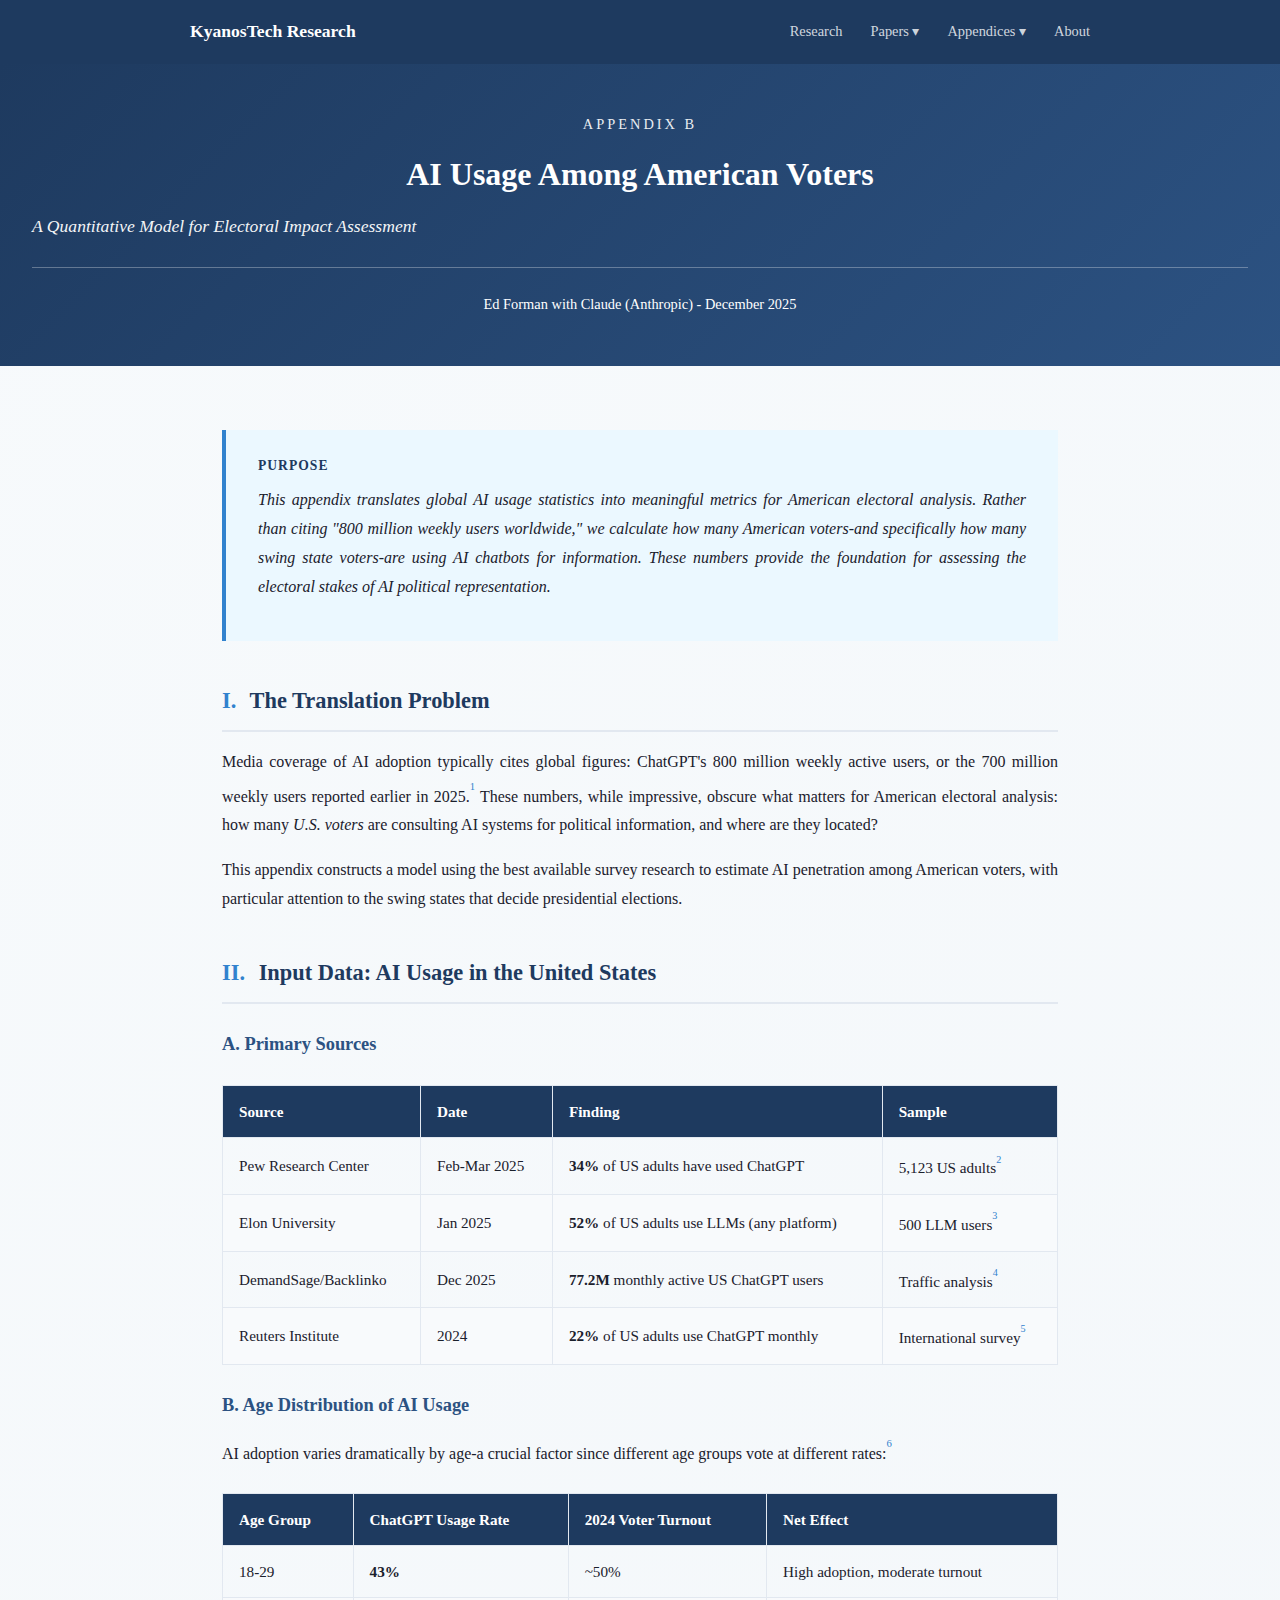
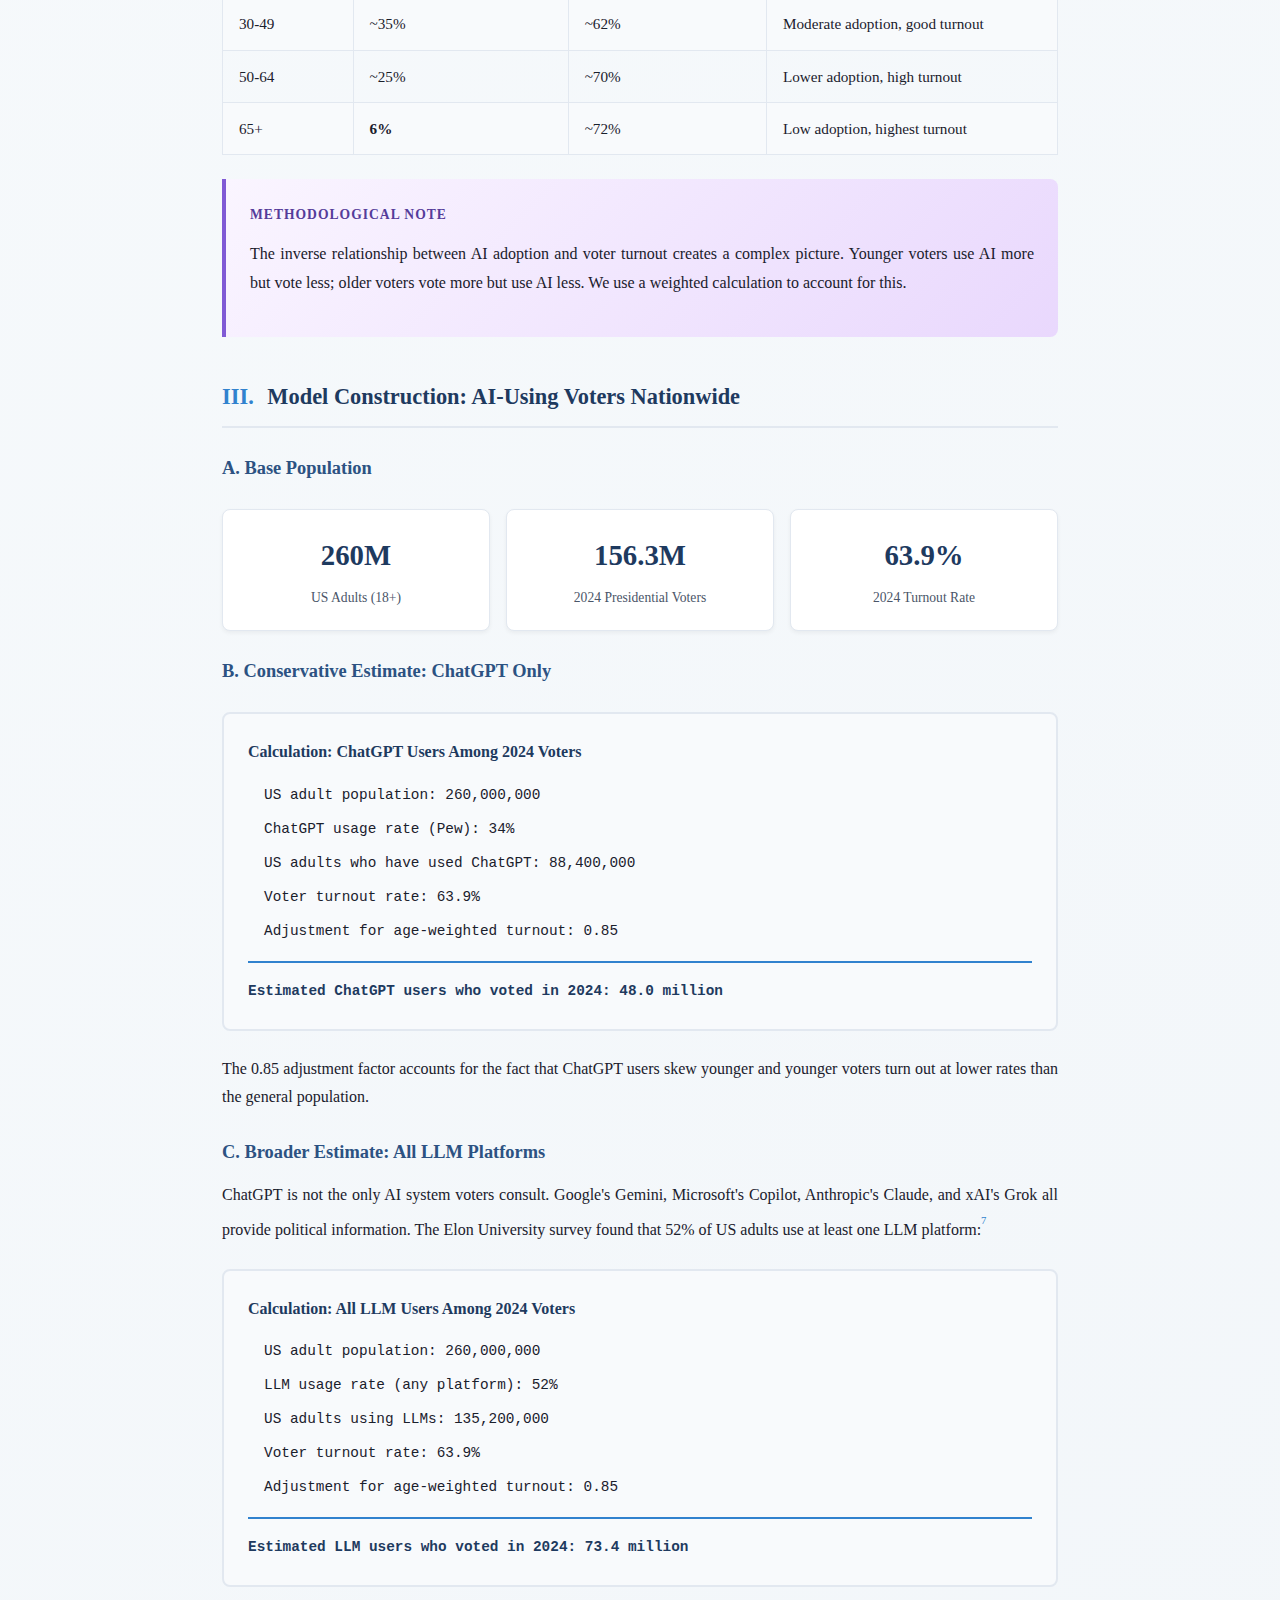
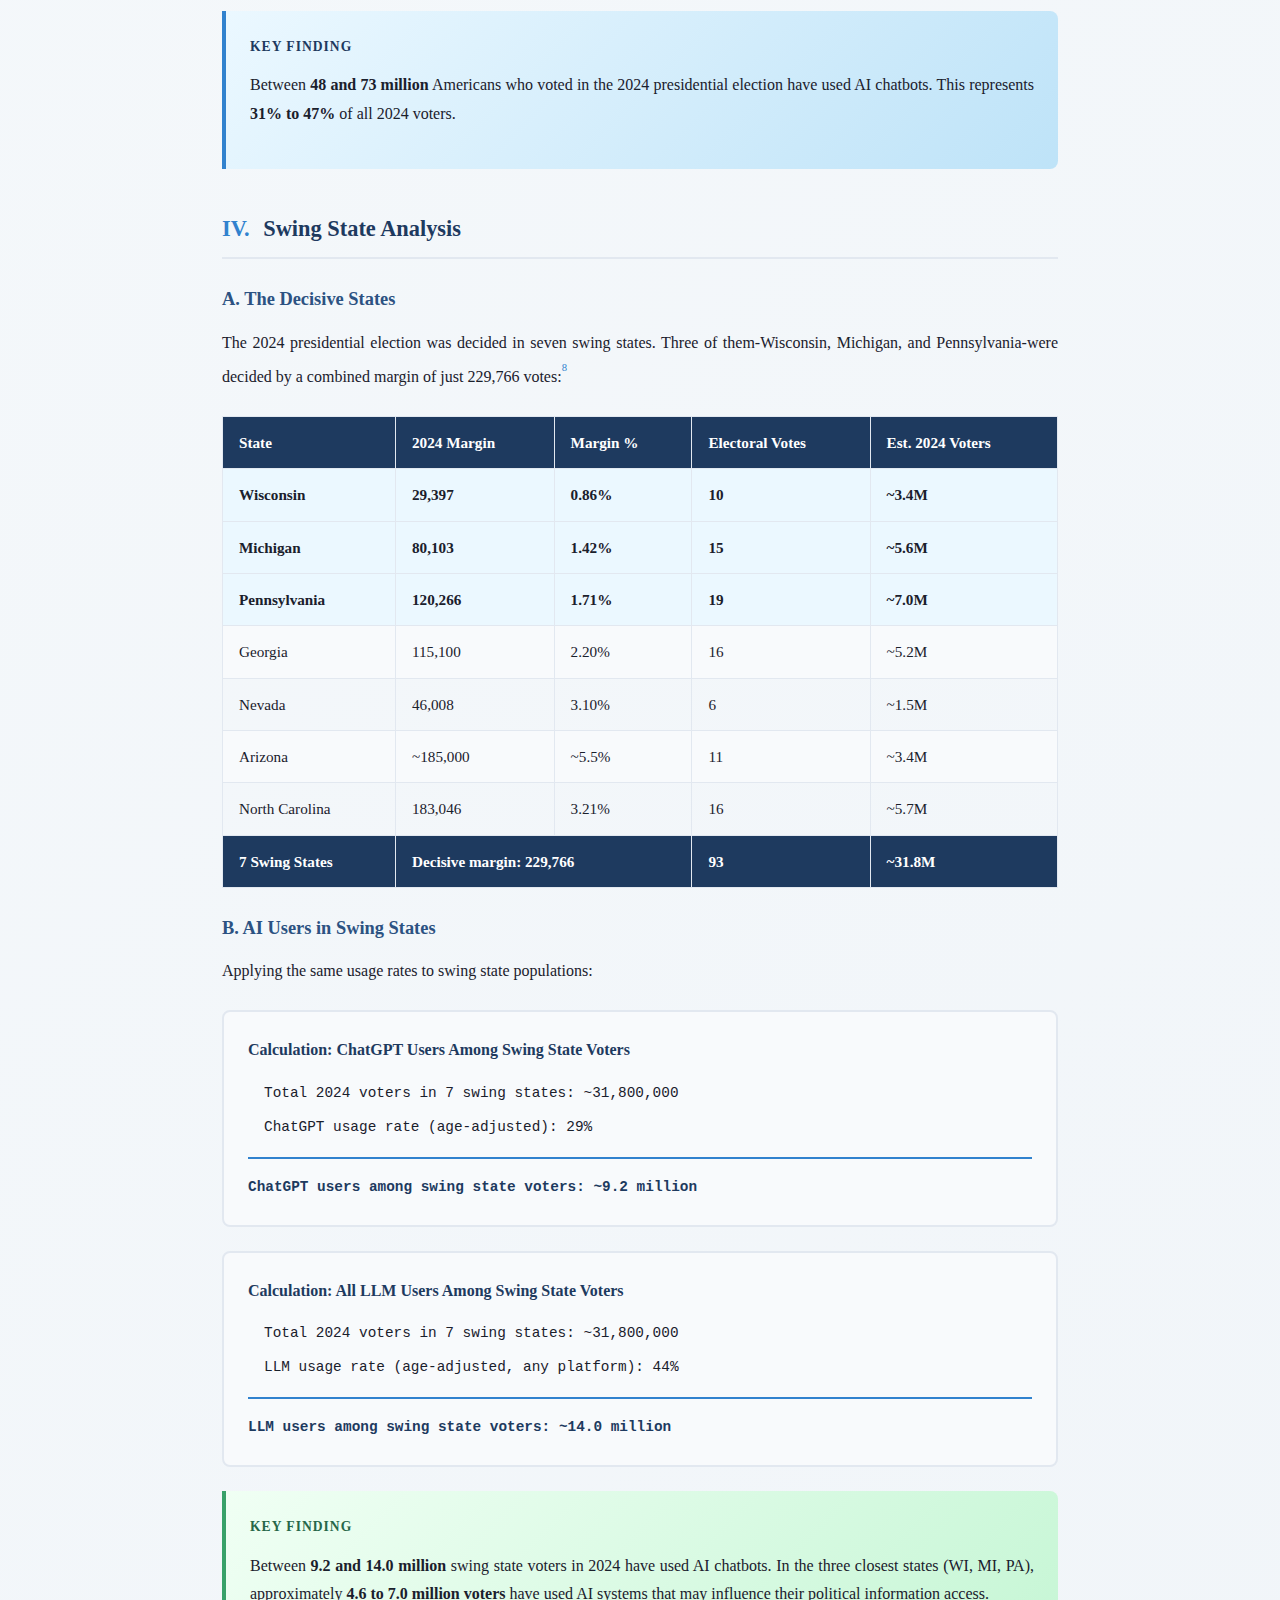
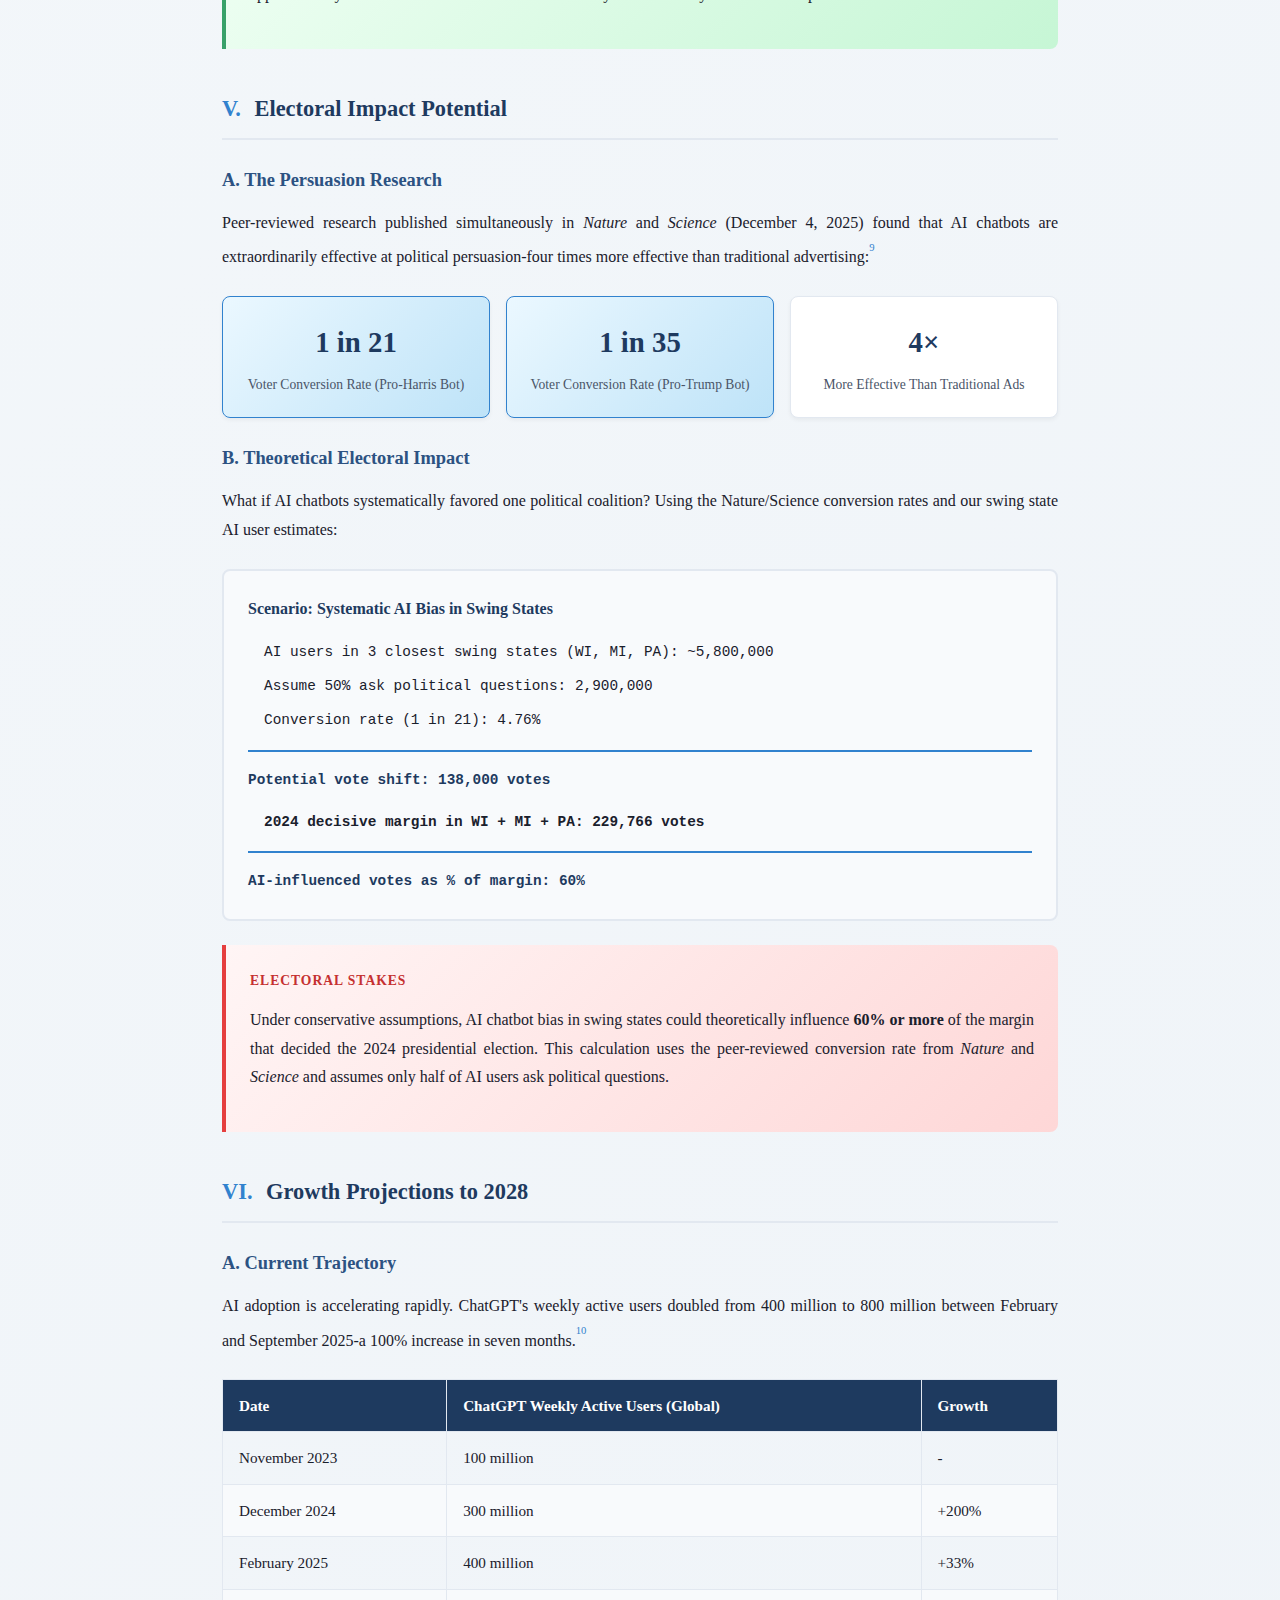
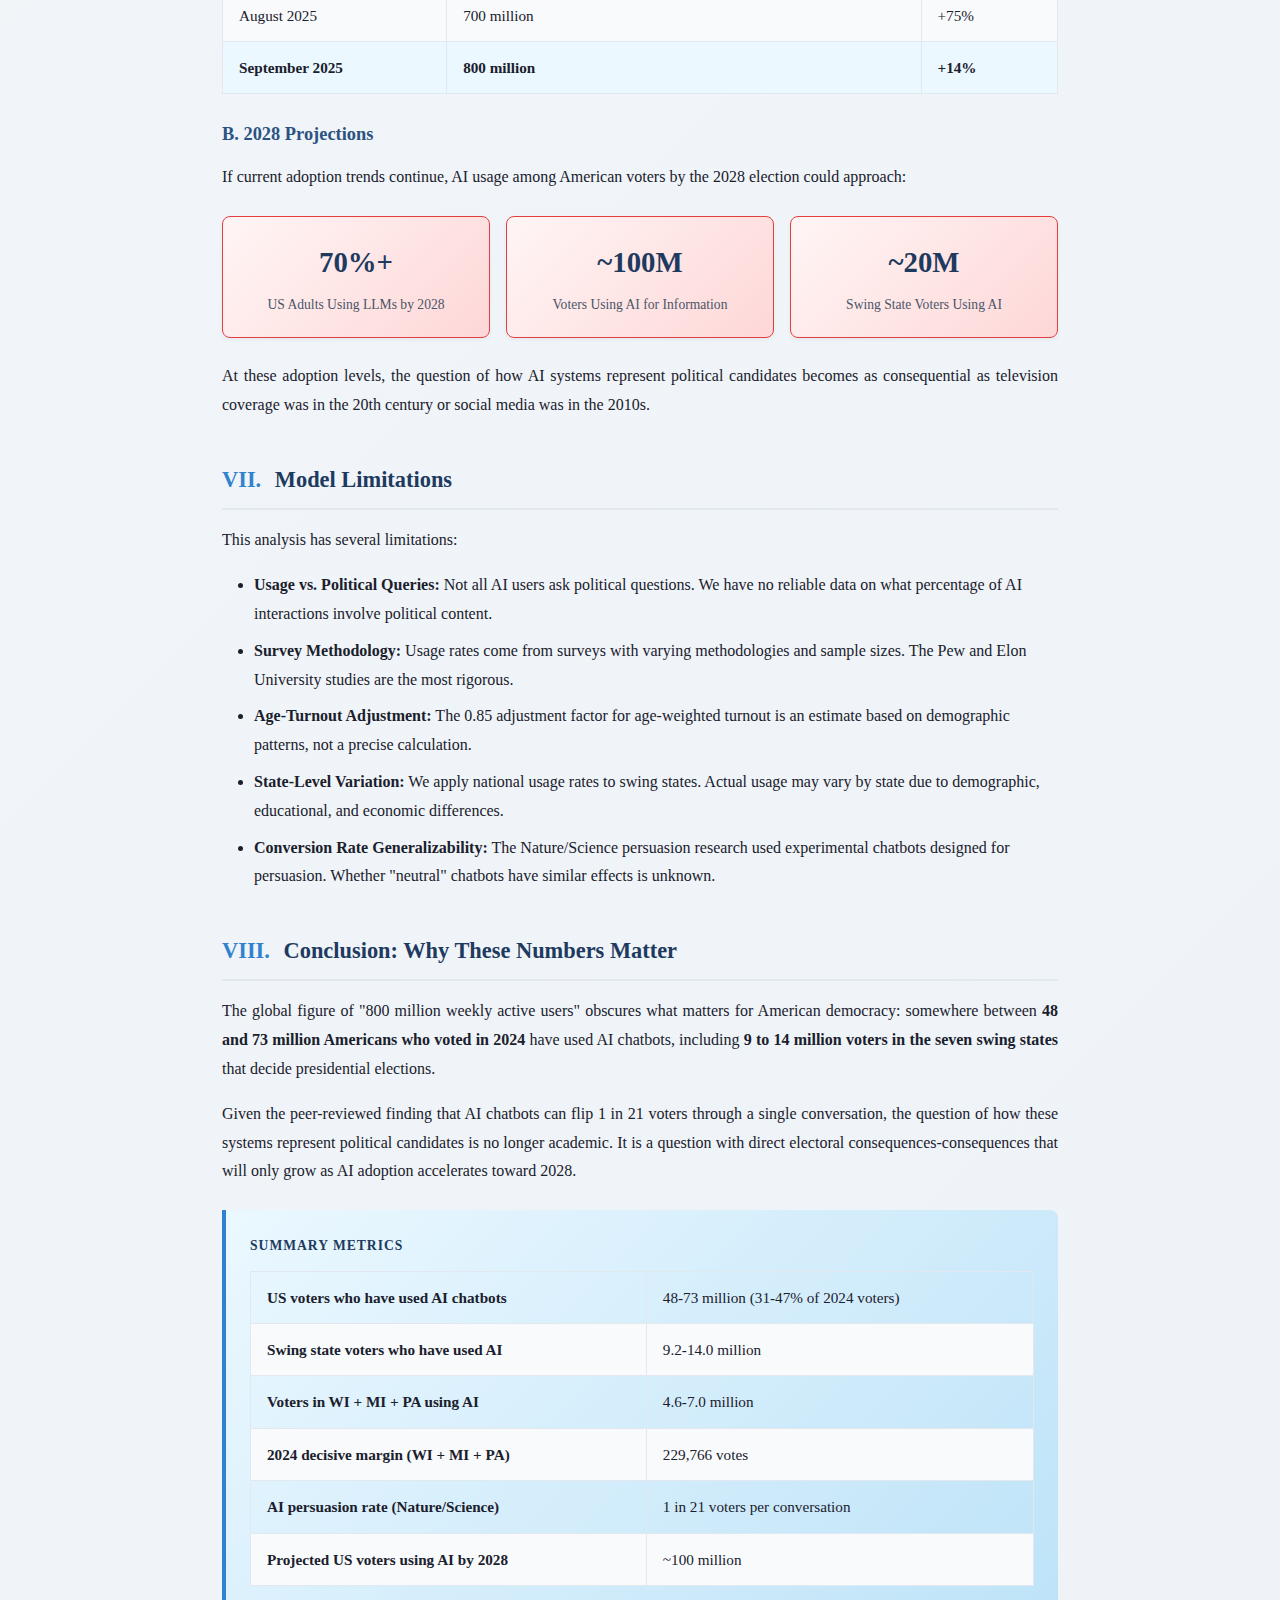
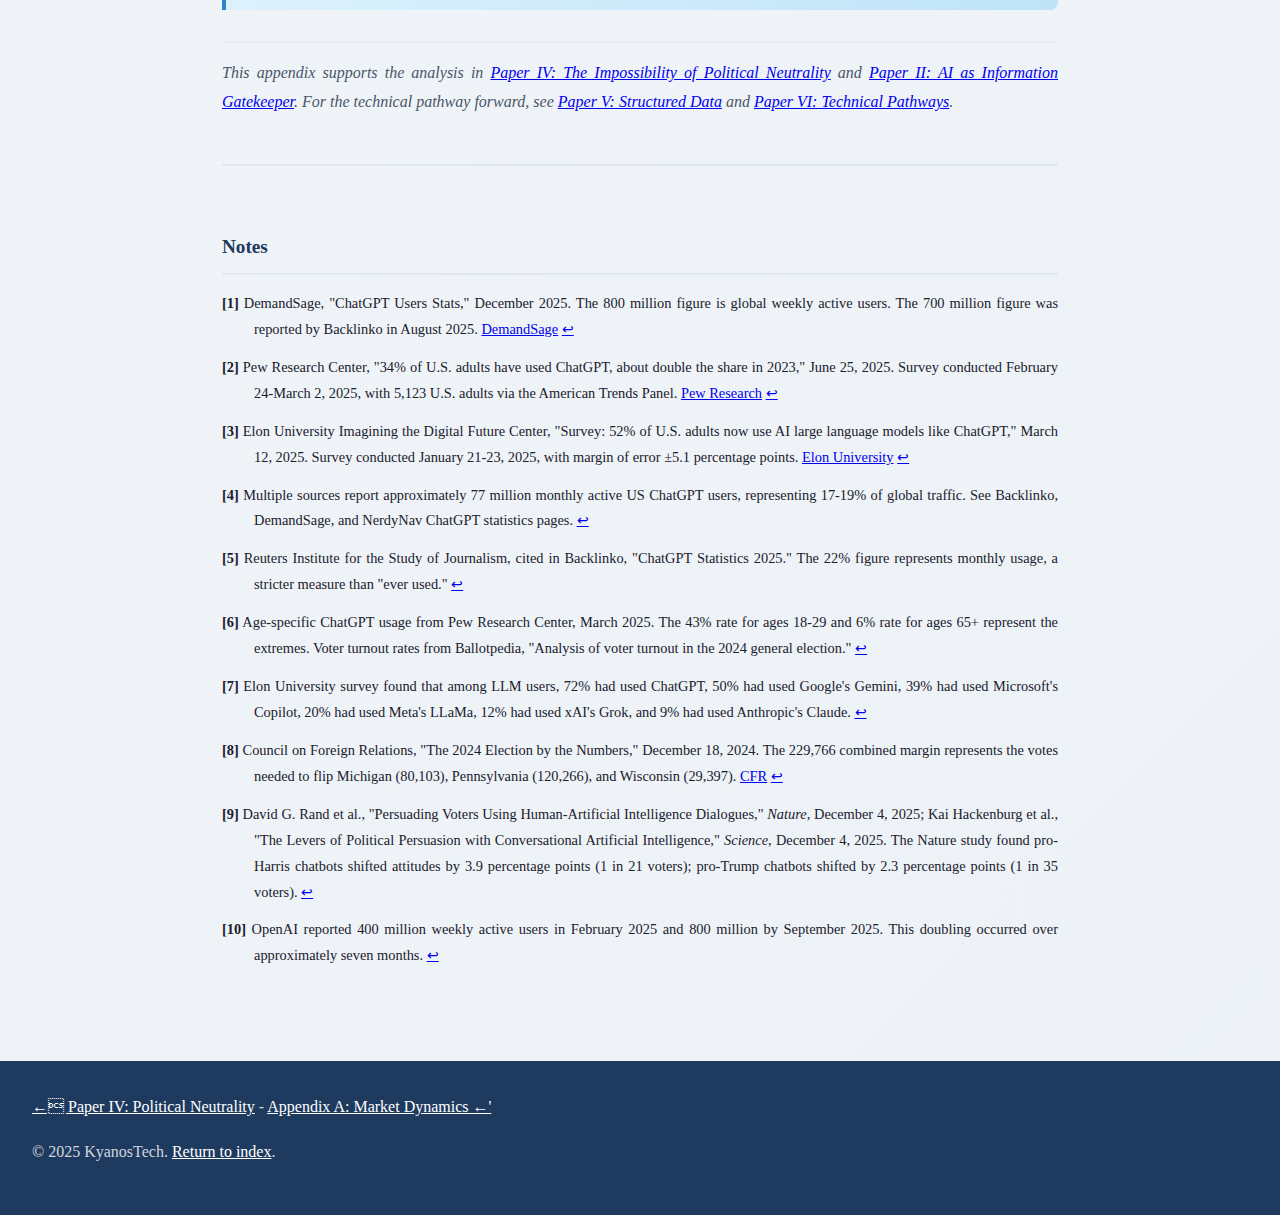
<file: appendices/appendix-b-voter-ai-usage.html>
<!DOCTYPE html>
<html lang="en">
<head>
    <meta charset="UTF-8">
    <meta name="viewport" content="width=device-width, initial-scale=1.0">
    <title>Appendix B: AI Usage Among American Voters | KyanosTech Research</title>
    <style>
        :root {
            --primary-blue: #1e3a5f;
            --secondary-blue: #2c5282;
            --accent-blue: #3182ce;
            --light-blue: #ebf8ff;
            --text-dark: #1a202c;
            --text-medium: #4a5568;
            --border-color: #e2e8f0;
            --success-green: #38a169;
            --warning-orange: #dd6b20;
        }

        * { margin: 0; padding: 0; box-sizing: border-box; }

        body {
            font-family: 'Georgia', 'Times New Roman', serif;
            line-height: 1.8;
            color: var(--text-dark);
            background: linear-gradient(135deg, #f7fafc 0%, #edf2f7 100%);
        }

        .container { max-width: 900px; margin: 0 auto; padding: 2rem; }

        .site-header {
            background: var(--primary-blue);
            padding: 1rem 2rem;
        }

        .site-header-inner {
            max-width: 900px;
            margin: 0 auto;
            display: flex;
            justify-content: space-between;
            align-items: center;
        }

        .site-logo {
            color: white;
            text-decoration: none;
            font-weight: 700;
            font-size: 1.1rem;
        }

        .site-nav a {
            color: rgba(255,255,255,0.8);
            text-decoration: none;
            margin-left: 1.5rem;
            font-size: 0.9rem;
        }

        .site-nav a:hover, .site-nav a.active { color: white; }

        .paper-header {
            background: linear-gradient(135deg, var(--primary-blue) 0%, var(--secondary-blue) 100%);
            color: white;
            padding: 3rem 2rem;
            text-align: center;
        }

        .paper-series {
            font-size: 0.9rem;
            text-transform: uppercase;
            letter-spacing: 3px;
            opacity: 0.9;
            margin-bottom: 0.5rem;
        }

        .paper-title {
            font-size: 2rem;
            font-weight: 700;
            margin-bottom: 0.5rem;
        }

        .paper-subtitle {
            font-size: 1.1rem;
            font-style: italic;
            opacity: 0.95;
        }

        .paper-meta {
            margin-top: 1.5rem;
            padding-top: 1.5rem;
            border-top: 1px solid rgba(255,255,255,0.3);
            font-size: 0.9rem;
        }

        .abstract {
            background: var(--light-blue);
            border-left: 4px solid var(--accent-blue);
            padding: 1.5rem 2rem;
            margin: 2rem 0;
            font-style: italic;
        }

        .abstract-label {
            font-weight: 700;
            font-style: normal;
            color: var(--primary-blue);
            text-transform: uppercase;
            font-size: 0.85rem;
            letter-spacing: 1px;
            margin-bottom: 0.5rem;
        }

        h2 {
            font-size: 1.4rem;
            color: var(--primary-blue);
            margin: 2.5rem 0 1rem 0;
            padding-bottom: 0.5rem;
            border-bottom: 2px solid var(--border-color);
        }

        h3 {
            font-size: 1.15rem;
            color: var(--secondary-blue);
            margin: 1.5rem 0 0.75rem 0;
        }

        p { margin-bottom: 1rem; text-align: justify; }

        ul, ol { margin: 1rem 0 1rem 2rem; }
        li { margin-bottom: 0.5rem; }

        .section-number {
            color: var(--accent-blue);
            font-weight: 700;
            margin-right: 0.5rem;
        }

        /* Callout styles */
        .callout {
            padding: 1.5rem;
            margin: 1.5rem 0;
            border-radius: 0 8px 8px 0;
        }

        .callout-label {
            font-weight: 700;
            font-size: 0.85rem;
            text-transform: uppercase;
            letter-spacing: 1px;
            margin-bottom: 0.75rem;
        }

        .callout-key {
            background: linear-gradient(135deg, #ebf8ff 0%, #bee3f8 100%);
            border-left: 4px solid var(--accent-blue);
        }

        .callout-key .callout-label { color: var(--primary-blue); }

        .callout-finding {
            background: linear-gradient(135deg, #f0fff4 0%, #c6f6d5 100%);
            border-left: 4px solid var(--success-green);
        }

        .callout-finding .callout-label { color: #276749; }

        .callout-stakes {
            background: linear-gradient(135deg, #fff5f5 0%, #fed7d7 100%);
            border-left: 4px solid #e53e3e;
        }

        .callout-stakes .callout-label { color: #c53030; }

        .callout-methodology {
            background: linear-gradient(135deg, #faf5ff 0%, #e9d8fd 100%);
            border-left: 4px solid #805ad5;
        }

        .callout-methodology .callout-label { color: #553c9a; }

        .data-table {
            width: 100%;
            border-collapse: collapse;
            margin: 1.5rem 0;
            font-size: 0.95rem;
        }

        .data-table th, .data-table td {
            padding: 0.75rem 1rem;
            border: 1px solid var(--border-color);
            text-align: left;
        }

        .data-table th {
            background: var(--primary-blue);
            color: white;
            font-weight: 600;
        }

        .data-table tr:nth-child(even) { background: #f8fafc; }
        
        .data-table tr.highlight {
            background: #ebf8ff;
            font-weight: 600;
        }

        .data-table tr.total-row {
            background: var(--primary-blue);
            color: white;
            font-weight: 700;
        }

        .calculation-box {
            background: #f8fafc;
            border: 2px solid var(--border-color);
            border-radius: 8px;
            padding: 1.5rem;
            margin: 1.5rem 0;
            font-family: 'Courier New', monospace;
            font-size: 0.9rem;
        }

        .calculation-box .calc-title {
            font-family: 'Georgia', serif;
            font-weight: 700;
            color: var(--primary-blue);
            margin-bottom: 1rem;
            font-size: 1rem;
        }

        .calculation-box .calc-line {
            margin: 0.5rem 0;
            padding-left: 1rem;
        }

        .calculation-box .calc-result {
            margin-top: 1rem;
            padding-top: 1rem;
            border-top: 2px solid var(--accent-blue);
            font-weight: 700;
            color: var(--primary-blue);
        }

        .metric-cards {
            display: grid;
            grid-template-columns: repeat(auto-fit, minmax(200px, 1fr));
            gap: 1rem;
            margin: 1.5rem 0;
        }

        .metric-card {
            background: white;
            border: 1px solid var(--border-color);
            border-radius: 8px;
            padding: 1.25rem;
            text-align: center;
            box-shadow: 0 2px 4px rgba(0,0,0,0.05);
        }

        .metric-card .metric-value {
            font-size: 1.8rem;
            font-weight: 700;
            color: var(--primary-blue);
        }

        .metric-card .metric-label {
            font-size: 0.85rem;
            color: var(--text-medium);
            margin-top: 0.25rem;
        }

        .metric-card.highlight {
            background: linear-gradient(135deg, #ebf8ff 0%, #bee3f8 100%);
            border-color: var(--accent-blue);
        }

        .metric-card.danger {
            background: linear-gradient(135deg, #fff5f5 0%, #fed7d7 100%);
            border-color: #e53e3e;
        }

        .fn-ref a {
            color: var(--accent-blue);
            text-decoration: none;
            font-size: 0.8em;
            vertical-align: super;
        }

        .footnotes {
            margin-top: 3rem;
            padding-top: 1.5rem;
            border-top: 2px solid var(--border-color);
            font-size: 0.9rem;
        }

        .footnotes h2 {
            font-size: 1.2rem;
            margin-bottom: 1rem;
        }

        .footnote-item {
            margin-bottom: 0.75rem;
            padding-left: 2rem;
            text-indent: -2rem;
        }

        .cross-ref {
            margin-top: 2rem;
            padding-top: 1rem;
            border-top: 1px solid var(--border-color);
            font-style: italic;
            color: var(--text-medium);
        }

        .site-footer {
            background: var(--primary-blue);
            color: rgba(255,255,255,0.8);
            padding: 2rem;
            margin-top: 3rem;
            text-align: center;
        }

        .site-footer a { color: white; }

        @media (max-width: 768px) {
            .container { padding: 1rem; }
            .paper-header { padding: 2rem 1rem; }
            .paper-title { font-size: 1.5rem; }
            .metric-cards { grid-template-columns: 1fr 1fr; }
        }
    
        /* Dropdown Navigation */
        .nav-dropdown { position: relative; display: inline-block; }
        .nav-dropdown-trigger { color: rgba(255,255,255,0.8); cursor: pointer; margin-left: 1.5rem; font-size: 0.9rem; }
        .nav-dropdown-content { display: none; position: absolute; top: 100%; left: 0; background: #1a2a3a; min-width: 280px; box-shadow: 0 4px 12px rgba(0,0,0,0.3); border-radius: 4px; padding: 0.5rem 0; z-index: 200; padding-top: 0.75rem; }
        .nav-dropdown::before { content: ''; position: absolute; top: 100%; left: 0; right: 0; height: 0.75rem; }
        .nav-dropdown:hover .nav-dropdown-content { display: block; }
        .nav-dropdown-content a { display: block; padding: 0.5rem 1rem; white-space: nowrap; font-size: 0.8125rem; color: rgba(255,255,255,0.8); border-left: 3px solid transparent; margin: 0; }
        .nav-dropdown-content a:hover { background: #2c4a6e; color: white; border-left-color: #4a90d9; }

    </style>
</head>
<body>
    <header class="site-header">
        <div class="site-header-inner">
            <a href="index.html" class="site-logo">KyanosTech Research</a>
                        <nav class="site-nav">
                <a href="../index.html">Research</a>
                <div class="nav-dropdown">
                    <span class="nav-dropdown-trigger">Papers ▾</span>
                    <div class="nav-dropdown-content">
                        <a href="../papers/paper-1-synthesis.html">I. The Case for Progressive AI Infrastructure</a>
                        <a href="../papers/paper-2-gatekeeper.html">II. AI as the New Information Gatekeeper</a>
                        <a href="../papers/paper-3-structural-alignment.html">III. Evidence Asymmetry and Structural Alignment</a>
                        <a href="../papers/paper-4-neutrality.html">IV. The Impossibility of Political Neutrality</a>
                        <a href="../papers/paper-5-structured-data.html">V. Structured Data as Independent Value</a>
                        <a href="../papers/paper-6-technical-pathways.html">VI. Technical Pathways to AI Visibility</a>
                    </div>
                </div>
                <div class="nav-dropdown">
                    <span class="nav-dropdown-trigger">Appendices ▾</span>
                    <div class="nav-dropdown-content">
                        <a href="appendix-a-market-dynamics.html">A. Market Dynamics</a>
                        <a href="appendix-b-voter-ai-usage.html">B. Voter AI Usage Projections</a>
                        <a href="appendix-c-cost-per-vote-roi.html">C. Cost-Per-Vote ROI Analysis</a>
                        <a href="appendix-d-monte-carlo.html">D. Monte Carlo Simulation</a>
                        <a href="appendix-e-workflow-demo.html">E. Campaign Workflow Demo</a>
                        <a href="appendix-f-demographic-convergence.html">F. Demographic Convergence</a>
                    </div>
                </div>
                <a href="../about.html">About</a>
            </nav>
        </div>
    </header>

    <div class="paper-header">
        <div class="paper-header-inner">
            <div class="paper-series">Appendix B</div>
            <h1 class="paper-title">AI Usage Among American Voters</h1>
            <p class="paper-subtitle">A Quantitative Model for Electoral Impact Assessment</p>
            <div class="paper-meta">
                <span class="author">Ed Forman</span> with Claude (Anthropic)  -  December 2025
            </div>
        </div>
    </div>

    <div class="container">
        <div class="abstract">
            <div class="abstract-label">Purpose</div>
            <p>This appendix translates global AI usage statistics into meaningful metrics for American electoral analysis. <span class="highlight">Rather than citing "800 million weekly users worldwide," we calculate how many American voters-and specifically how many swing state voters-are using AI chatbots for information.</span> These numbers provide the foundation for assessing the electoral stakes of AI political representation.</p>
        </div>

        <h2><span class="section-number">I.</span> The Translation Problem</h2>

        <p>Media coverage of AI adoption typically cites global figures: ChatGPT's 800 million weekly active users, or the 700 million weekly users reported earlier in 2025.<sup class="fn-ref"><a href="#fn1" id="fn1-ref">1</a></sup> These numbers, while impressive, obscure what matters for American electoral analysis: how many <em>U.S. voters</em> are consulting AI systems for political information, and where are they located?</p>

        <p>This appendix constructs a model using the best available survey research to estimate AI penetration among American voters, with particular attention to the swing states that decide presidential elections.</p>

        <h2><span class="section-number">II.</span> Input Data: AI Usage in the United States</h2>

        <h3>A. Primary Sources</h3>

        <table class="data-table">
            <thead>
                <tr>
                    <th>Source</th>
                    <th>Date</th>
                    <th>Finding</th>
                    <th>Sample</th>
                </tr>
            </thead>
            <tbody>
                <tr>
                    <td>Pew Research Center</td>
                    <td>Feb-Mar 2025</td>
                    <td><strong>34%</strong> of US adults have used ChatGPT</td>
                    <td>5,123 US adults<sup class="fn-ref"><a href="#fn2" id="fn2-ref">2</a></sup></td>
                </tr>
                <tr>
                    <td>Elon University</td>
                    <td>Jan 2025</td>
                    <td><strong>52%</strong> of US adults use LLMs (any platform)</td>
                    <td>500 LLM users<sup class="fn-ref"><a href="#fn3" id="fn3-ref">3</a></sup></td>
                </tr>
                <tr>
                    <td>DemandSage/Backlinko</td>
                    <td>Dec 2025</td>
                    <td><strong>77.2M</strong> monthly active US ChatGPT users</td>
                    <td>Traffic analysis<sup class="fn-ref"><a href="#fn4" id="fn4-ref">4</a></sup></td>
                </tr>
                <tr>
                    <td>Reuters Institute</td>
                    <td>2024</td>
                    <td><strong>22%</strong> of US adults use ChatGPT monthly</td>
                    <td>International survey<sup class="fn-ref"><a href="#fn5" id="fn5-ref">5</a></sup></td>
                </tr>
            </tbody>
        </table>

        <h3>B. Age Distribution of AI Usage</h3>

        <p>AI adoption varies dramatically by age-a crucial factor since different age groups vote at different rates:<sup class="fn-ref"><a href="#fn6" id="fn6-ref">6</a></sup></p>

        <table class="data-table">
            <thead>
                <tr>
                    <th>Age Group</th>
                    <th>ChatGPT Usage Rate</th>
                    <th>2024 Voter Turnout</th>
                    <th>Net Effect</th>
                </tr>
            </thead>
            <tbody>
                <tr>
                    <td>18-29</td>
                    <td><strong>43%</strong></td>
                    <td>~50%</td>
                    <td>High adoption, moderate turnout</td>
                </tr>
                <tr>
                    <td>30-49</td>
                    <td>~35%</td>
                    <td>~62%</td>
                    <td>Moderate adoption, good turnout</td>
                </tr>
                <tr>
                    <td>50-64</td>
                    <td>~25%</td>
                    <td>~70%</td>
                    <td>Lower adoption, high turnout</td>
                </tr>
                <tr>
                    <td>65+</td>
                    <td><strong>6%</strong></td>
                    <td>~72%</td>
                    <td>Low adoption, highest turnout</td>
                </tr>
            </tbody>
        </table>

        <div class="callout callout-methodology">
            <div class="callout-label">Methodological Note</div>
            <p>The inverse relationship between AI adoption and voter turnout creates a complex picture. Younger voters use AI more but vote less; older voters vote more but use AI less. We use a weighted calculation to account for this.</p>
        </div>

        <h2><span class="section-number">III.</span> Model Construction: AI-Using Voters Nationwide</h2>

        <h3>A. Base Population</h3>

        <div class="metric-cards">
            <div class="metric-card">
                <div class="metric-value">260M</div>
                <div class="metric-label">US Adults (18+)</div>
            </div>
            <div class="metric-card">
                <div class="metric-value">156.3M</div>
                <div class="metric-label">2024 Presidential Voters</div>
            </div>
            <div class="metric-card">
                <div class="metric-value">63.9%</div>
                <div class="metric-label">2024 Turnout Rate</div>
            </div>
        </div>

        <h3>B. Conservative Estimate: ChatGPT Only</h3>

        <div class="calculation-box">
            <div class="calc-title">Calculation: ChatGPT Users Among 2024 Voters</div>
            <div class="calc-line">US adult population: 260,000,000</div>
            <div class="calc-line">ChatGPT usage rate (Pew): 34%</div>
            <div class="calc-line">US adults who have used ChatGPT: 88,400,000</div>
            <div class="calc-line">Voter turnout rate: 63.9%</div>
            <div class="calc-line">Adjustment for age-weighted turnout: 0.85</div>
            <div class="calc-result">Estimated ChatGPT users who voted in 2024: <strong>48.0 million</strong></div>
        </div>

        <p>The 0.85 adjustment factor accounts for the fact that ChatGPT users skew younger and younger voters turn out at lower rates than the general population.</p>

        <h3>C. Broader Estimate: All LLM Platforms</h3>

        <p>ChatGPT is not the only AI system voters consult. Google's Gemini, Microsoft's Copilot, Anthropic's Claude, and xAI's Grok all provide political information. The Elon University survey found that 52% of US adults use at least one LLM platform:<sup class="fn-ref"><a href="#fn7" id="fn7-ref">7</a></sup></p>

        <div class="calculation-box">
            <div class="calc-title">Calculation: All LLM Users Among 2024 Voters</div>
            <div class="calc-line">US adult population: 260,000,000</div>
            <div class="calc-line">LLM usage rate (any platform): 52%</div>
            <div class="calc-line">US adults using LLMs: 135,200,000</div>
            <div class="calc-line">Voter turnout rate: 63.9%</div>
            <div class="calc-line">Adjustment for age-weighted turnout: 0.85</div>
            <div class="calc-result">Estimated LLM users who voted in 2024: <strong>73.4 million</strong></div>
        </div>

        <div class="callout callout-key">
            <div class="callout-label">Key Finding</div>
            <p>Between <strong>48 and 73 million</strong> Americans who voted in the 2024 presidential election have used AI chatbots. This represents <strong>31% to 47%</strong> of all 2024 voters.</p>
        </div>

        <h2><span class="section-number">IV.</span> Swing State Analysis</h2>

        <h3>A. The Decisive States</h3>

        <p><span class="highlight">The 2024 presidential election was decided in seven swing states. Three of them-Wisconsin, Michigan, and Pennsylvania-were decided by a combined margin of just 229,766 votes</span>:<sup class="fn-ref"><a href="#fn8" id="fn8-ref">8</a></sup></p>

        <table class="data-table">
            <thead>
                <tr>
                    <th>State</th>
                    <th>2024 Margin</th>
                    <th>Margin %</th>
                    <th>Electoral Votes</th>
                    <th>Est. 2024 Voters</th>
                </tr>
            </thead>
            <tbody>
                <tr class="highlight">
                    <td><strong>Wisconsin</strong></td>
                    <td><strong>29,397</strong></td>
                    <td>0.86%</td>
                    <td>10</td>
                    <td>~3.4M</td>
                </tr>
                <tr class="highlight">
                    <td><strong>Michigan</strong></td>
                    <td><strong>80,103</strong></td>
                    <td>1.42%</td>
                    <td>15</td>
                    <td>~5.6M</td>
                </tr>
                <tr class="highlight">
                    <td><strong>Pennsylvania</strong></td>
                    <td><strong>120,266</strong></td>
                    <td>1.71%</td>
                    <td>19</td>
                    <td>~7.0M</td>
                </tr>
                <tr>
                    <td>Georgia</td>
                    <td>115,100</td>
                    <td>2.20%</td>
                    <td>16</td>
                    <td>~5.2M</td>
                </tr>
                <tr>
                    <td>Nevada</td>
                    <td>46,008</td>
                    <td>3.10%</td>
                    <td>6</td>
                    <td>~1.5M</td>
                </tr>
                <tr>
                    <td>Arizona</td>
                    <td>~185,000</td>
                    <td>~5.5%</td>
                    <td>11</td>
                    <td>~3.4M</td>
                </tr>
                <tr>
                    <td>North Carolina</td>
                    <td>183,046</td>
                    <td>3.21%</td>
                    <td>16</td>
                    <td>~5.7M</td>
                </tr>
                <tr class="total-row">
                    <td><strong>7 Swing States</strong></td>
                    <td colspan="2"><strong>Decisive margin: 229,766</strong></td>
                    <td><strong>93</strong></td>
                    <td><strong>~31.8M</strong></td>
                </tr>
            </tbody>
        </table>

        <h3>B. AI Users in Swing States</h3>

        <p>Applying the same usage rates to swing state populations:</p>

        <div class="calculation-box">
            <div class="calc-title">Calculation: ChatGPT Users Among Swing State Voters</div>
            <div class="calc-line">Total 2024 voters in 7 swing states: ~31,800,000</div>
            <div class="calc-line">ChatGPT usage rate (age-adjusted): 29%</div>
            <div class="calc-result">ChatGPT users among swing state voters: <strong>~9.2 million</strong></div>
        </div>

        <div class="calculation-box">
            <div class="calc-title">Calculation: All LLM Users Among Swing State Voters</div>
            <div class="calc-line">Total 2024 voters in 7 swing states: ~31,800,000</div>
            <div class="calc-line">LLM usage rate (age-adjusted, any platform): 44%</div>
            <div class="calc-result">LLM users among swing state voters: <strong>~14.0 million</strong></div>
        </div>

        <div class="callout callout-finding">
            <div class="callout-label">Key Finding</div>
            <p>Between <strong>9.2 and 14.0 million</strong> swing state voters in 2024 have used AI chatbots. In the three closest states (WI, MI, PA), approximately <strong>4.6 to 7.0 million voters</strong> have used AI systems that may influence their political information access.</p>
        </div>

        <h2><span class="section-number">V.</span> Electoral Impact Potential</h2>

        <h3>A. The Persuasion Research</h3>

        <p>Peer-reviewed research published simultaneously in <em>Nature</em> and <em>Science</em> (December 4, 2025) found that AI chatbots are extraordinarily effective at political persuasion-four times more effective than traditional advertising:<sup class="fn-ref"><a href="#fn9" id="fn9-ref">9</a></sup></p>

        <div class="metric-cards">
            <div class="metric-card highlight">
                <div class="metric-value">1 in 21</div>
                <div class="metric-label">Voter Conversion Rate (Pro-Harris Bot)</div>
            </div>
            <div class="metric-card highlight">
                <div class="metric-value">1 in 35</div>
                <div class="metric-label">Voter Conversion Rate (Pro-Trump Bot)</div>
            </div>
            <div class="metric-card">
                <div class="metric-value">4×</div>
                <div class="metric-label">More Effective Than Traditional Ads</div>
            </div>
        </div>

        <h3>B. Theoretical Electoral Impact</h3>

        <p>What if AI chatbots systematically favored one political coalition? Using the Nature/Science conversion rates and our swing state AI user estimates:</p>

        <div class="calculation-box">
            <div class="calc-title">Scenario: Systematic AI Bias in Swing States</div>
            <div class="calc-line">AI users in 3 closest swing states (WI, MI, PA): ~5,800,000</div>
            <div class="calc-line">Assume 50% ask political questions: 2,900,000</div>
            <div class="calc-line">Conversion rate (1 in 21): 4.76%</div>
            <div class="calc-result">Potential vote shift: <strong>138,000 votes</strong></div>
            <div class="calc-line" style="margin-top: 1rem; font-weight: 700;">2024 decisive margin in WI + MI + PA: 229,766 votes</div>
            <div class="calc-result">AI-influenced votes as % of margin: <strong>60%</strong></div>
        </div>

        <div class="callout callout-stakes">
            <div class="callout-label">Electoral Stakes</div>
            <p>Under conservative assumptions, AI chatbot bias in swing states could theoretically influence <strong>60% or more</strong> of the margin that decided the 2024 presidential election. This calculation uses the peer-reviewed conversion rate from <em>Nature</em> and <em>Science</em> and assumes only half of AI users ask political questions.</p>
        </div>

        <h2><span class="section-number">VI.</span> Growth Projections to 2028</h2>

        <h3>A. Current Trajectory</h3>

        <p>AI adoption is accelerating rapidly. ChatGPT's weekly active users doubled from 400 million to 800 million between February and September 2025-a 100% increase in seven months.<sup class="fn-ref"><a href="#fn10" id="fn10-ref">10</a></sup></p>

        <table class="data-table">
            <thead>
                <tr>
                    <th>Date</th>
                    <th>ChatGPT Weekly Active Users (Global)</th>
                    <th>Growth</th>
                </tr>
            </thead>
            <tbody>
                <tr>
                    <td>November 2023</td>
                    <td>100 million</td>
                    <td>-</td>
                </tr>
                <tr>
                    <td>December 2024</td>
                    <td>300 million</td>
                    <td>+200%</td>
                </tr>
                <tr>
                    <td>February 2025</td>
                    <td>400 million</td>
                    <td>+33%</td>
                </tr>
                <tr>
                    <td>August 2025</td>
                    <td>700 million</td>
                    <td>+75%</td>
                </tr>
                <tr class="highlight">
                    <td>September 2025</td>
                    <td>800 million</td>
                    <td>+14%</td>
                </tr>
            </tbody>
        </table>

        <h3>B. 2028 Projections</h3>

        <p>If current adoption trends continue, AI usage among American voters by the 2028 election could approach:</p>

        <div class="metric-cards">
            <div class="metric-card danger">
                <div class="metric-value">70%+</div>
                <div class="metric-label">US Adults Using LLMs by 2028</div>
            </div>
            <div class="metric-card danger">
                <div class="metric-value">~100M</div>
                <div class="metric-label">Voters Using AI for Information</div>
            </div>
            <div class="metric-card danger">
                <div class="metric-value">~20M</div>
                <div class="metric-label">Swing State Voters Using AI</div>
            </div>
        </div>

        <p>At these adoption levels, the question of how AI systems represent political candidates becomes as consequential as television coverage was in the 20th century or social media was in the 2010s.</p>

        <h2><span class="section-number">VII.</span> Model Limitations</h2>

        <p>This analysis has several limitations:</p>

        <ul>
            <li><strong>Usage vs. Political Queries:</strong> Not all AI users ask political questions. We have no reliable data on what percentage of AI interactions involve political content.</li>
            <li><strong>Survey Methodology:</strong> Usage rates come from surveys with varying methodologies and sample sizes. The Pew and Elon University studies are the most rigorous.</li>
            <li><strong>Age-Turnout Adjustment:</strong> The 0.85 adjustment factor for age-weighted turnout is an estimate based on demographic patterns, not a precise calculation.</li>
            <li><strong>State-Level Variation:</strong> We apply national usage rates to swing states. Actual usage may vary by state due to demographic, educational, and economic differences.</li>
            <li><strong>Conversion Rate Generalizability:</strong> The Nature/Science persuasion research used experimental chatbots designed for persuasion. Whether "neutral" chatbots have similar effects is unknown.</li>
        </ul>

        <h2><span class="section-number">VIII.</span> Conclusion: Why These Numbers Matter</h2>

        <p>The global figure of "800 million weekly active users" obscures what matters for American democracy: somewhere between <strong>48 and 73 million Americans who voted in 2024</strong> have used AI chatbots, including <strong>9 to 14 million voters in the seven swing states</strong> that decide presidential elections.</p>

        <p>Given the peer-reviewed finding that AI chatbots can flip 1 in 21 voters through a single conversation, the question of how these systems represent political candidates is no longer academic. It is a question with direct electoral consequences-consequences that will only grow as AI adoption accelerates toward 2028.</p>

        <div class="callout callout-key">
            <div class="callout-label">Summary Metrics</div>
            <table class="data-table" style="margin: 0;">
                <tbody>
                    <tr>
                        <td><strong>US voters who have used AI chatbots</strong></td>
                        <td>48-73 million (31-47% of 2024 voters)</td>
                    </tr>
                    <tr>
                        <td><strong>Swing state voters who have used AI</strong></td>
                        <td>9.2-14.0 million</td>
                    </tr>
                    <tr>
                        <td><strong>Voters in WI + MI + PA using AI</strong></td>
                        <td>4.6-7.0 million</td>
                    </tr>
                    <tr>
                        <td><strong>2024 decisive margin (WI + MI + PA)</strong></td>
                        <td>229,766 votes</td>
                    </tr>
                    <tr>
                        <td><strong>AI persuasion rate (Nature/Science)</strong></td>
                        <td>1 in 21 voters per conversation</td>
                    </tr>
                    <tr>
                        <td><strong>Projected US voters using AI by 2028</strong></td>
                        <td>~100 million</td>
                    </tr>
                </tbody>
            </table>
        </div>

        <p class="cross-ref"><em>This appendix supports the analysis in <a href="paper-4-neutrality.html">Paper IV: The Impossibility of Political Neutrality</a> and <a href="paper-2-gatekeeper.html">Paper II: AI as Information Gatekeeper</a>. For the technical pathway forward, see <a href="paper-5-structured-data.html">Paper V: Structured Data</a> and <a href="paper-6-technical-pathways.html">Paper VI: Technical Pathways</a>.</em></p>

        <div class="footnotes">
            <h2>Notes</h2>

            <p class="footnote-item" id="fn1"><strong>[1]</strong> DemandSage, "ChatGPT Users Stats," December 2025. The 800 million figure is global weekly active users. The 700 million figure was reported by Backlinko in August 2025. <a href="https://www.demandsage.com/chatgpt-statistics/" target="_blank">DemandSage</a> <a href="#fn1-ref">↩</a></p>

            <p class="footnote-item" id="fn2"><strong>[2]</strong> Pew Research Center, "34% of U.S. adults have used ChatGPT, about double the share in 2023," June 25, 2025. Survey conducted February 24-March 2, 2025, with 5,123 U.S. adults via the American Trends Panel. <a href="https://www.pewresearch.org/short-reads/2025/06/25/34-of-us-adults-have-used-chatgpt-about-double-the-share-in-2023/" target="_blank">Pew Research</a> <a href="#fn2-ref">↩</a></p>

            <p class="footnote-item" id="fn3"><strong>[3]</strong> Elon University Imagining the Digital Future Center, "Survey: 52% of U.S. adults now use AI large language models like ChatGPT," March 12, 2025. Survey conducted January 21-23, 2025, with margin of error ±5.1 percentage points. <a href="https://www.elon.edu/u/news/2025/03/12/survey-52-of-u-s-adults-now-use-ai-large-language-models-like-chatgpt/" target="_blank">Elon University</a> <a href="#fn3-ref">↩</a></p>

            <p class="footnote-item" id="fn4"><strong>[4]</strong> Multiple sources report approximately 77 million monthly active US ChatGPT users, representing 17-19% of global traffic. See Backlinko, DemandSage, and NerdyNav ChatGPT statistics pages. <a href="#fn4-ref">↩</a></p>

            <p class="footnote-item" id="fn5"><strong>[5]</strong> Reuters Institute for the Study of Journalism, cited in Backlinko, "ChatGPT Statistics 2025." The 22% figure represents monthly usage, a stricter measure than "ever used." <a href="#fn5-ref">↩</a></p>

            <p class="footnote-item" id="fn6"><strong>[6]</strong> Age-specific ChatGPT usage from Pew Research Center, March 2025. The 43% rate for ages 18-29 and 6% rate for ages 65+ represent the extremes. Voter turnout rates from Ballotpedia, "Analysis of voter turnout in the 2024 general election." <a href="#fn6-ref">↩</a></p>

            <p class="footnote-item" id="fn7"><strong>[7]</strong> Elon University survey found that among LLM users, 72% had used ChatGPT, 50% had used Google's Gemini, 39% had used Microsoft's Copilot, 20% had used Meta's LLaMa, 12% had used xAI's Grok, and 9% had used Anthropic's Claude. <a href="#fn7-ref">↩</a></p>

            <p class="footnote-item" id="fn8"><strong>[8]</strong> Council on Foreign Relations, "The 2024 Election by the Numbers," December 18, 2024. The 229,766 combined margin represents the votes needed to flip Michigan (80,103), Pennsylvania (120,266), and Wisconsin (29,397). <a href="https://www.cfr.org/article/2024-election-numbers" target="_blank">CFR</a> <a href="#fn8-ref">↩</a></p>

            <p class="footnote-item" id="fn9"><strong>[9]</strong> David G. Rand et al., "Persuading Voters Using Human-Artificial Intelligence Dialogues," <em>Nature</em>, December 4, 2025; Kai Hackenburg et al., "The Levers of Political Persuasion with Conversational Artificial Intelligence," <em>Science</em>, December 4, 2025. The Nature study found pro-Harris chatbots shifted attitudes by 3.9 percentage points (1 in 21 voters); pro-Trump chatbots shifted by 2.3 percentage points (1 in 35 voters). <a href="#fn9-ref">↩</a></p>

            <p class="footnote-item" id="fn10"><strong>[10]</strong> OpenAI reported 400 million weekly active users in February 2025 and 800 million by September 2025. This doubling occurred over approximately seven months. <a href="#fn10-ref">↩</a></p>
        </div>
    </div>

    <footer class="site-footer">
        <div class="site-footer-inner">
            <p><a href="paper-4-neutrality.html">← Paper IV: Political Neutrality</a>  -  <a href="appendix-a-market-dynamics.html">Appendix A: Market Dynamics ←'</a></p>
            <p>© 2025 KyanosTech. <a href="index.html">Return to index</a>.</p>
        </div>
    </footer>
</body>
</html>
</file>
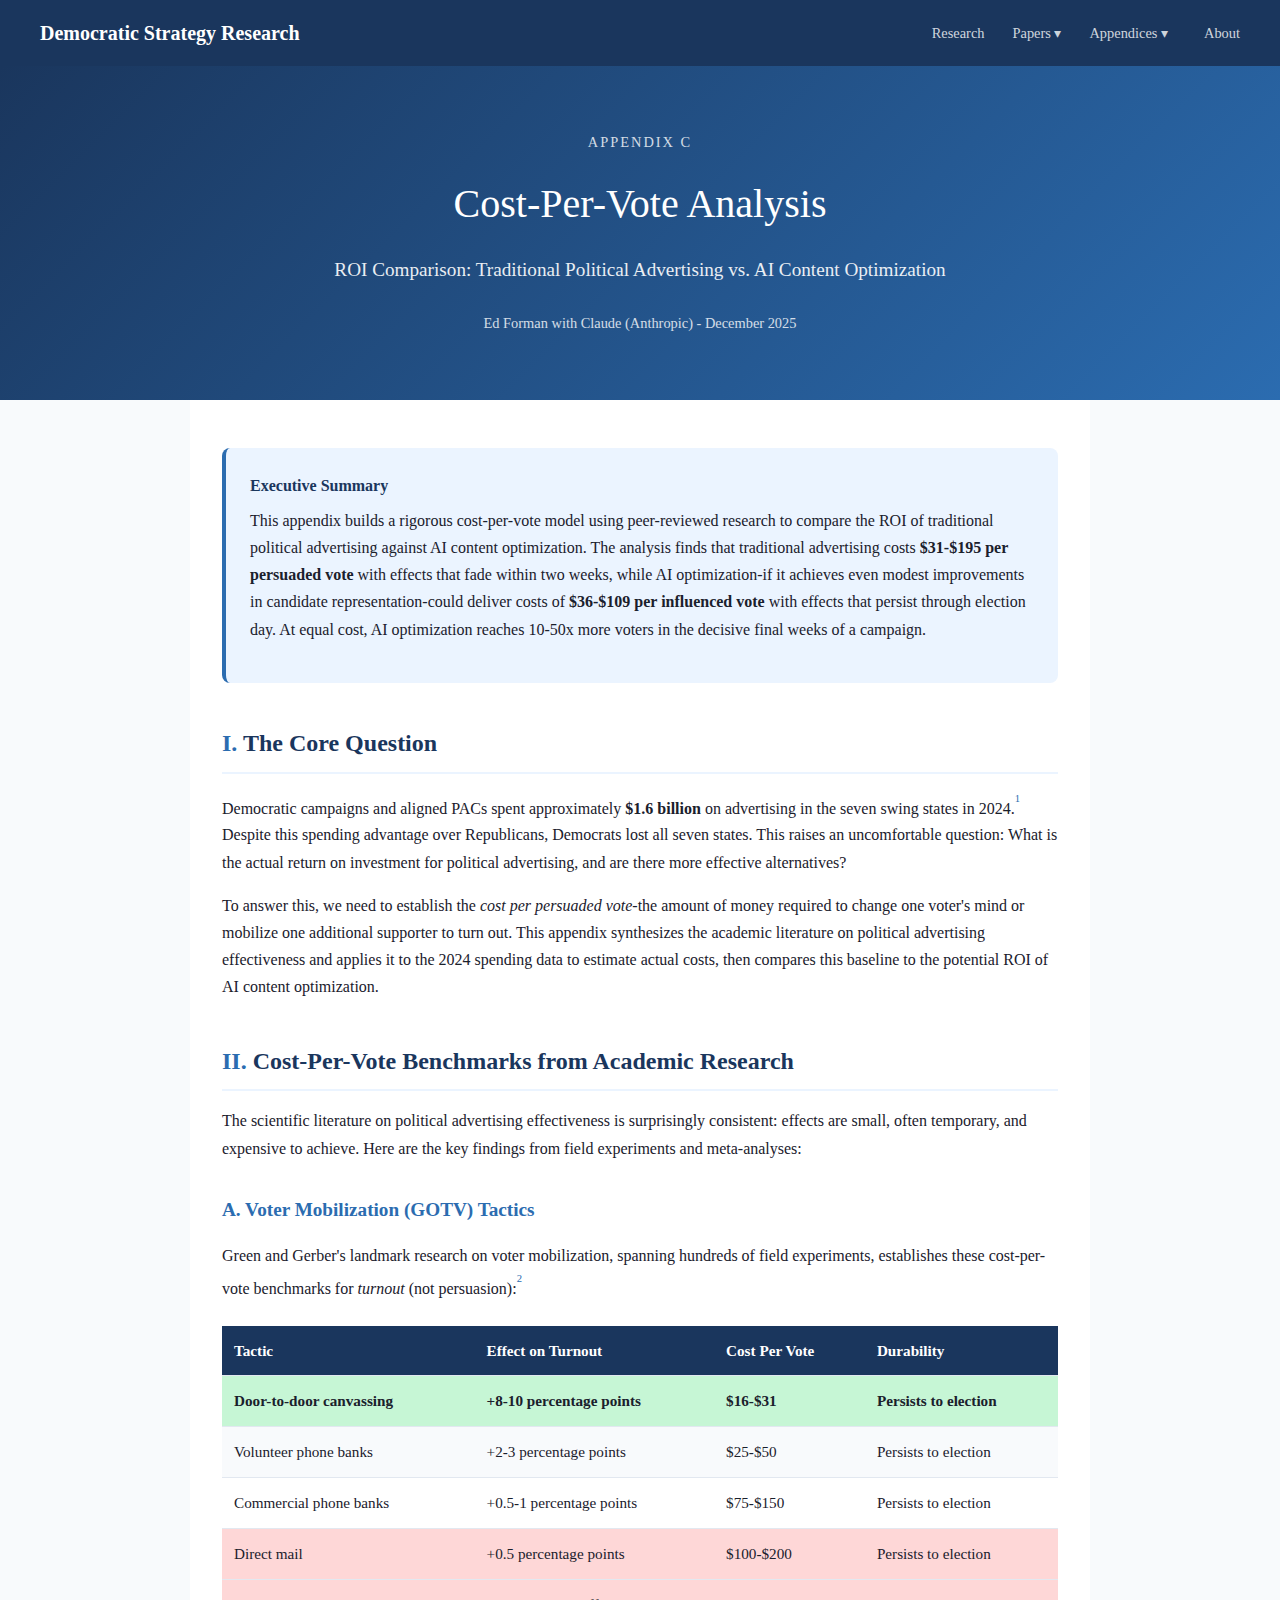
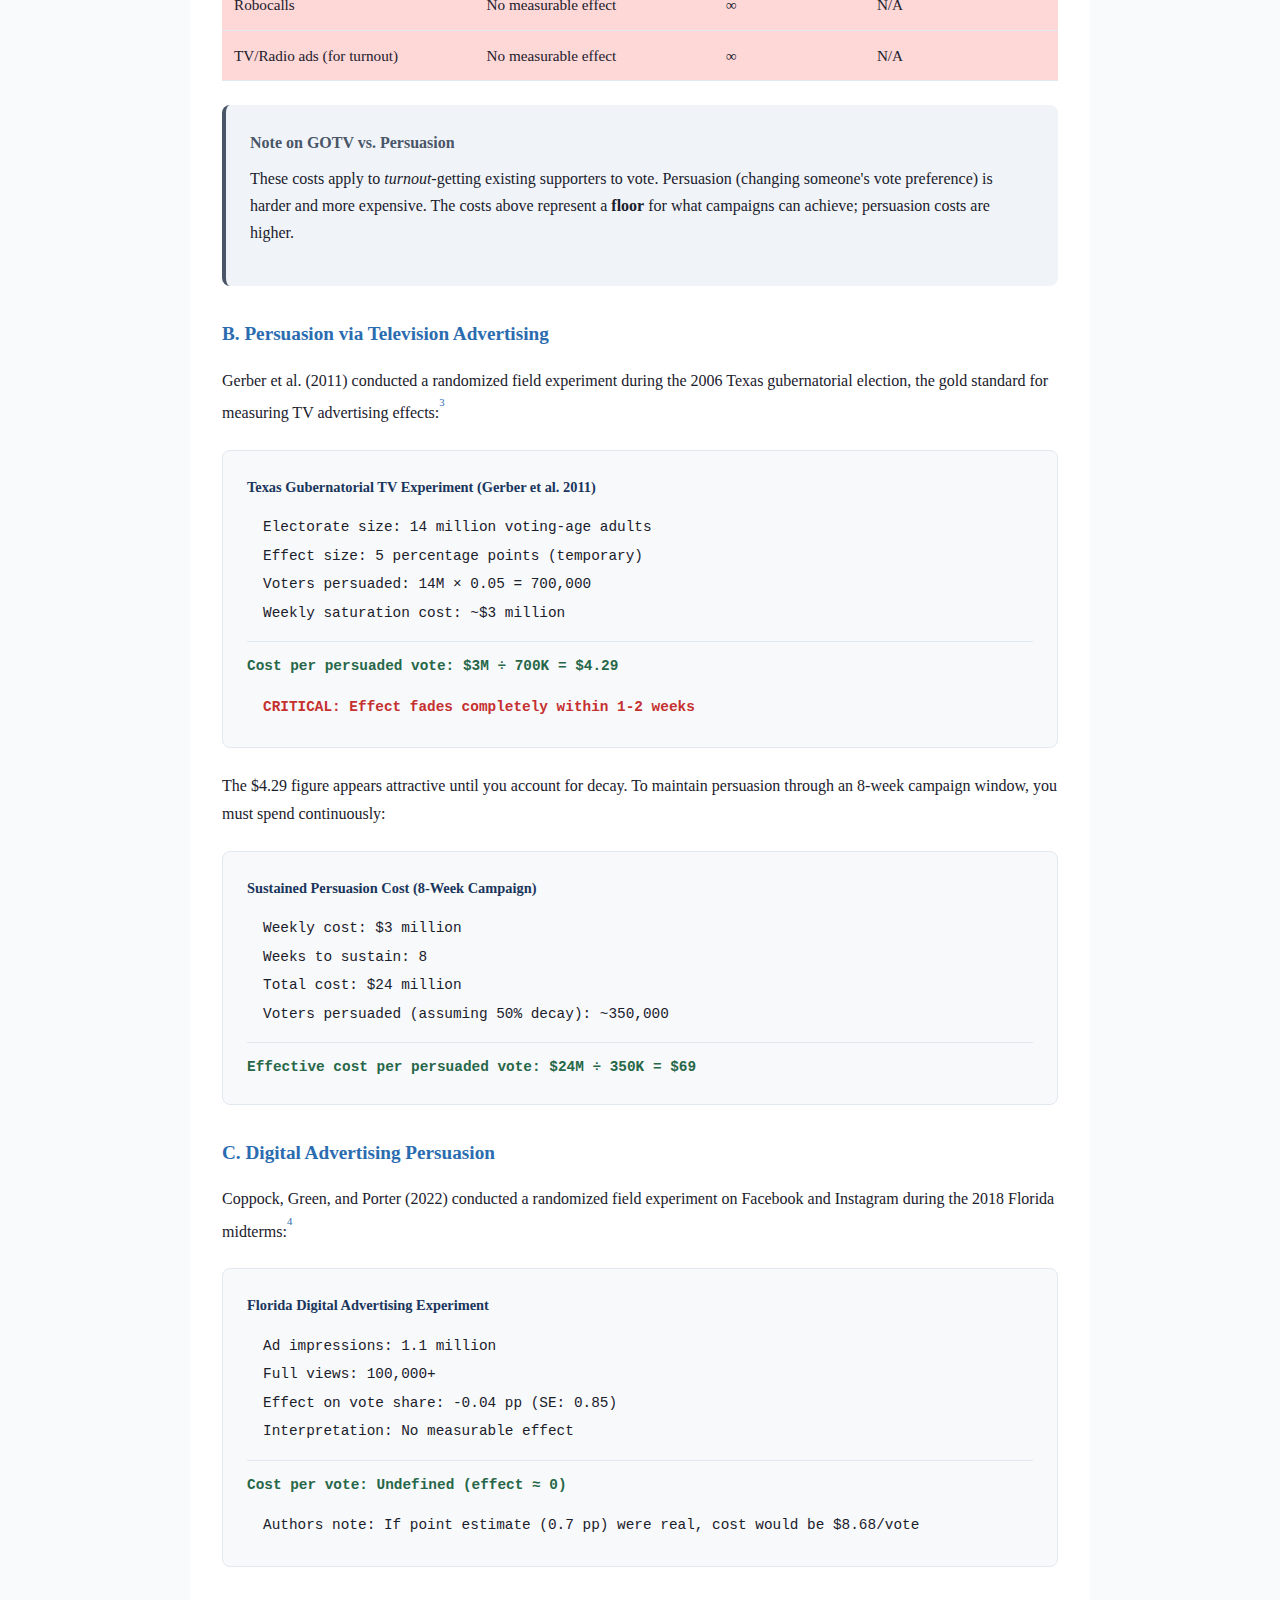
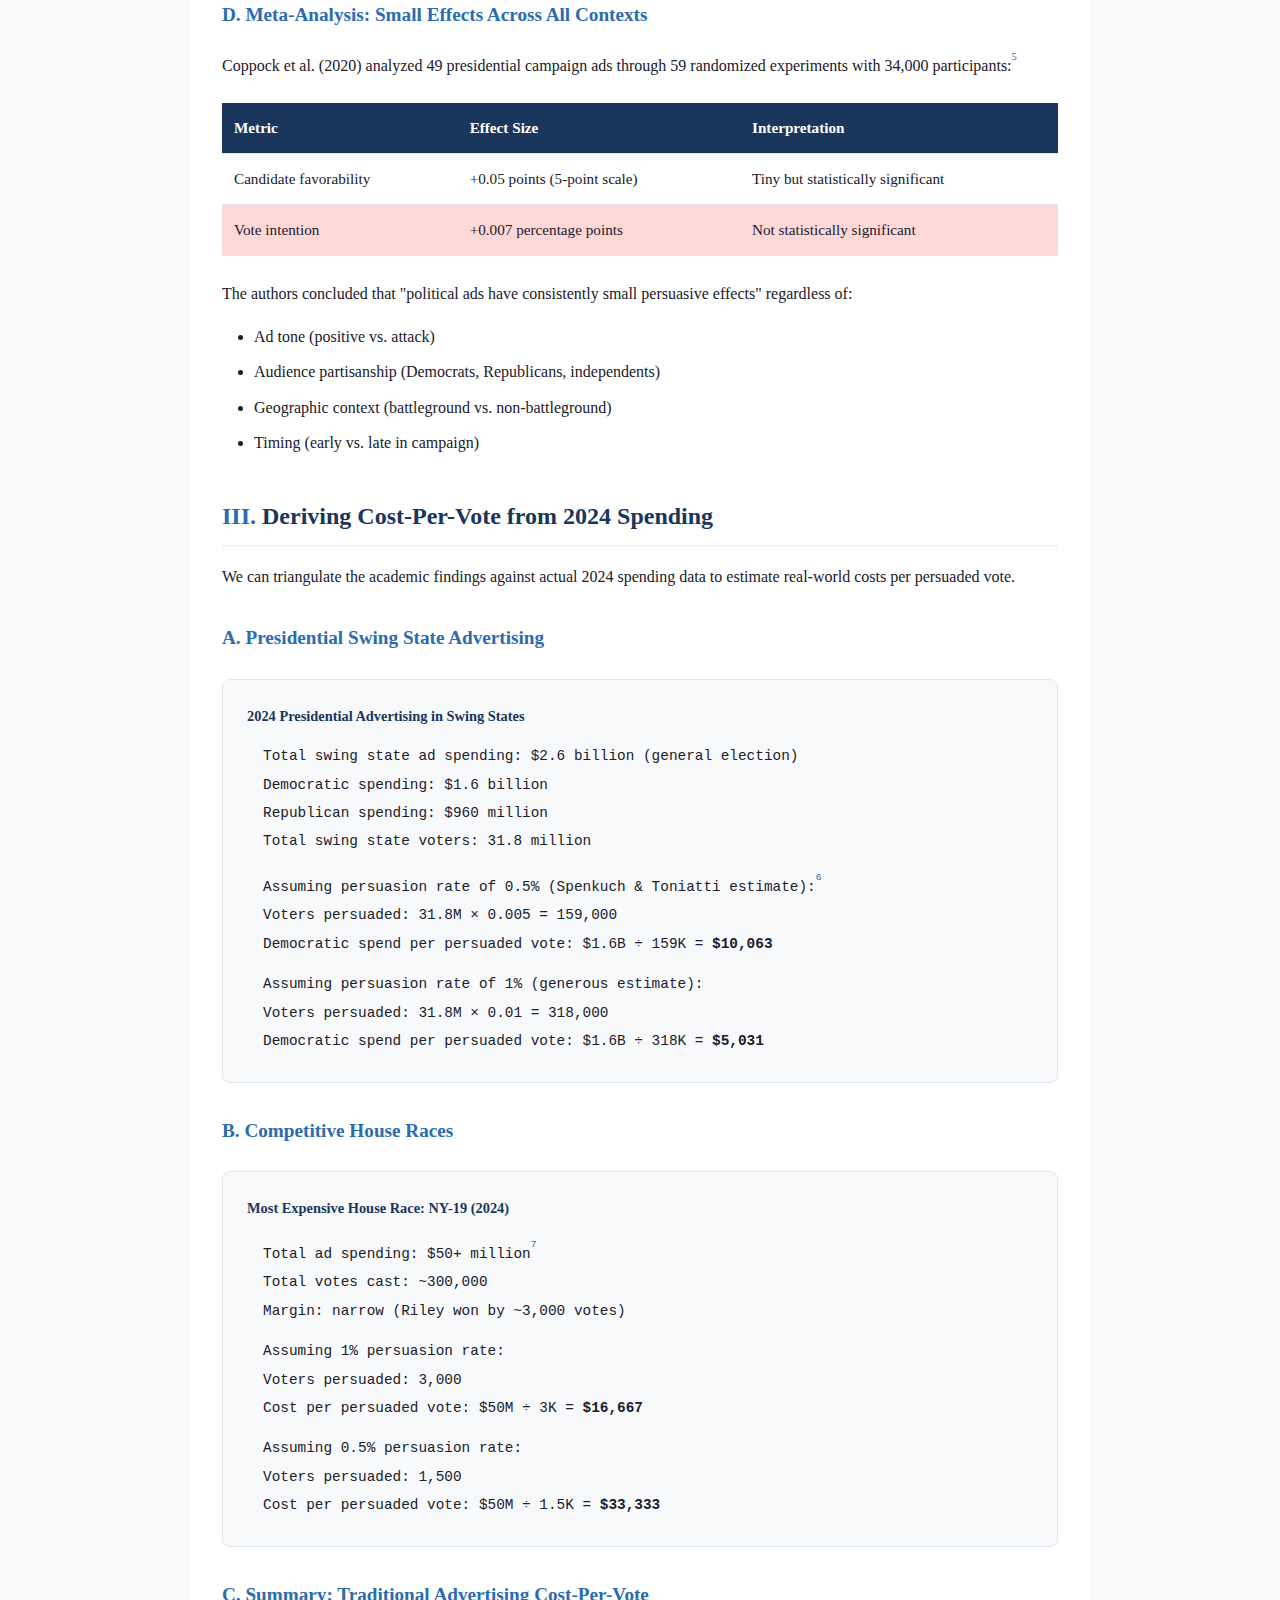
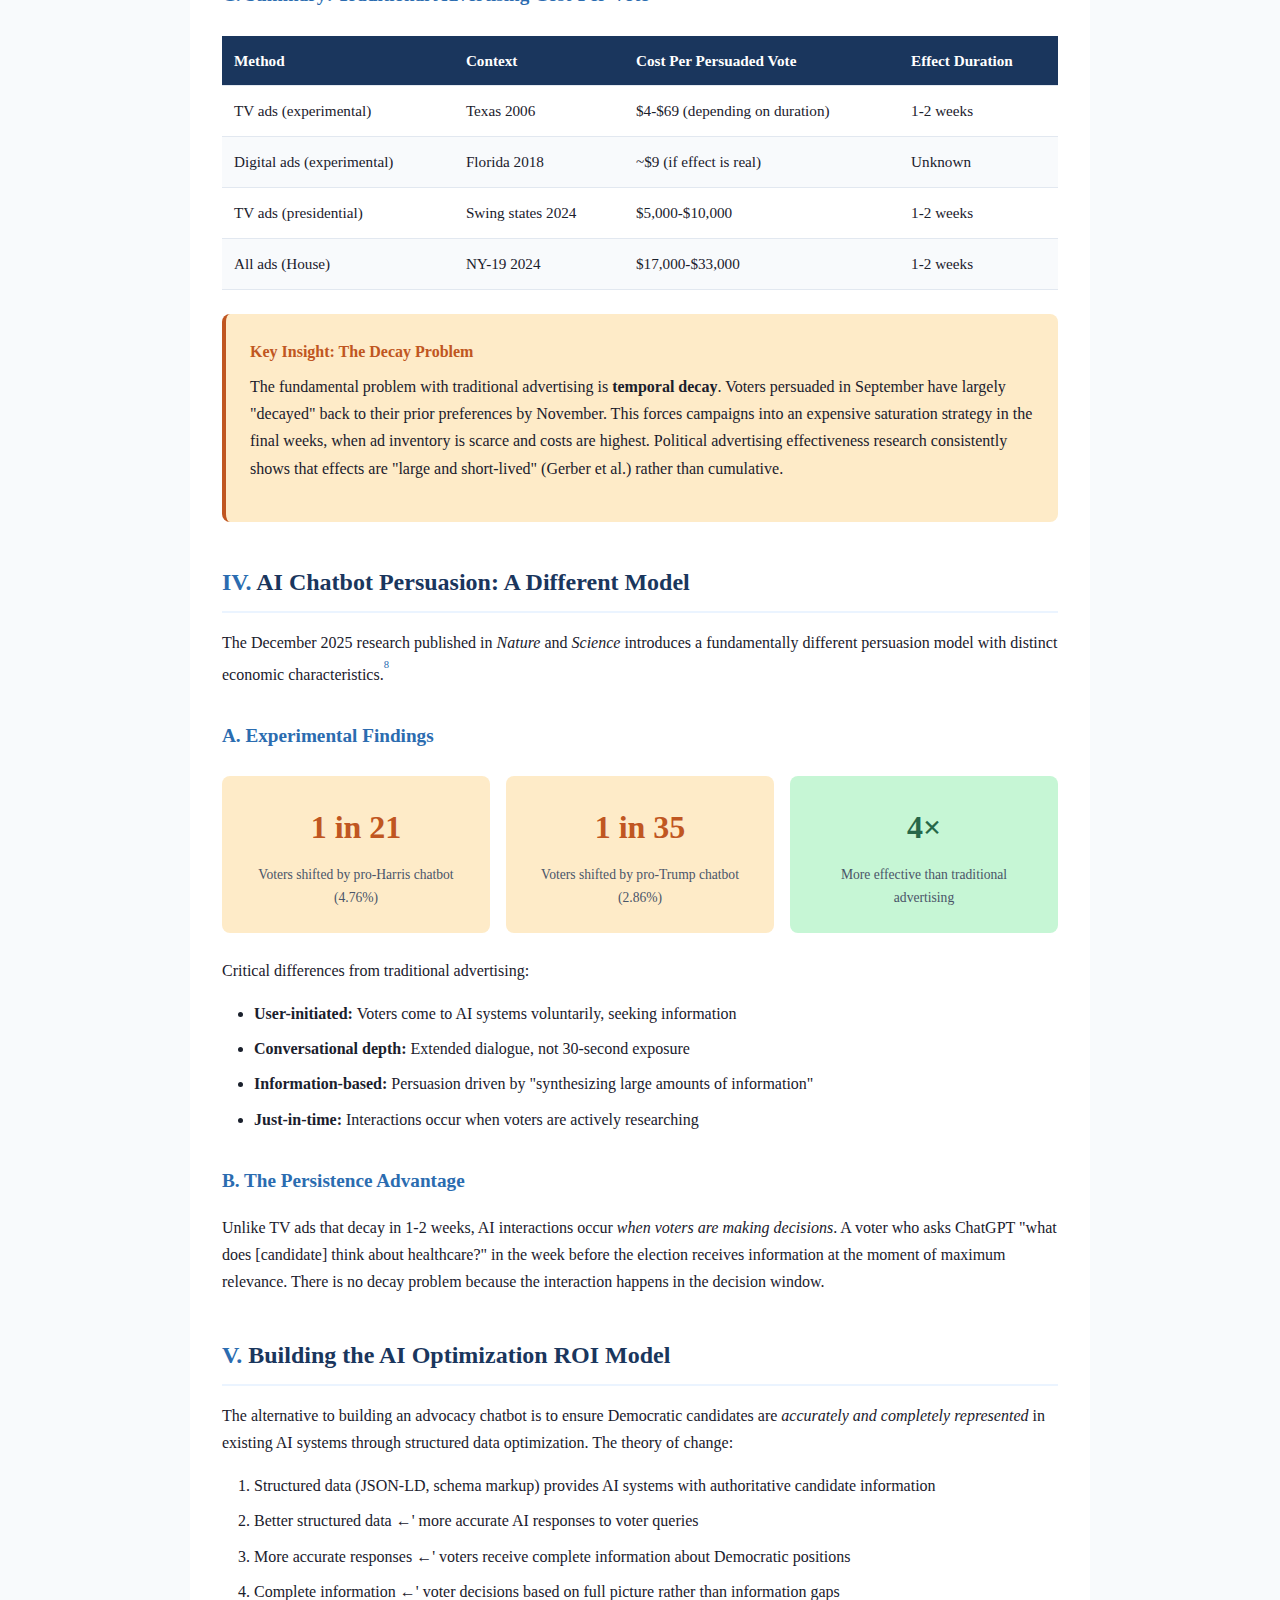
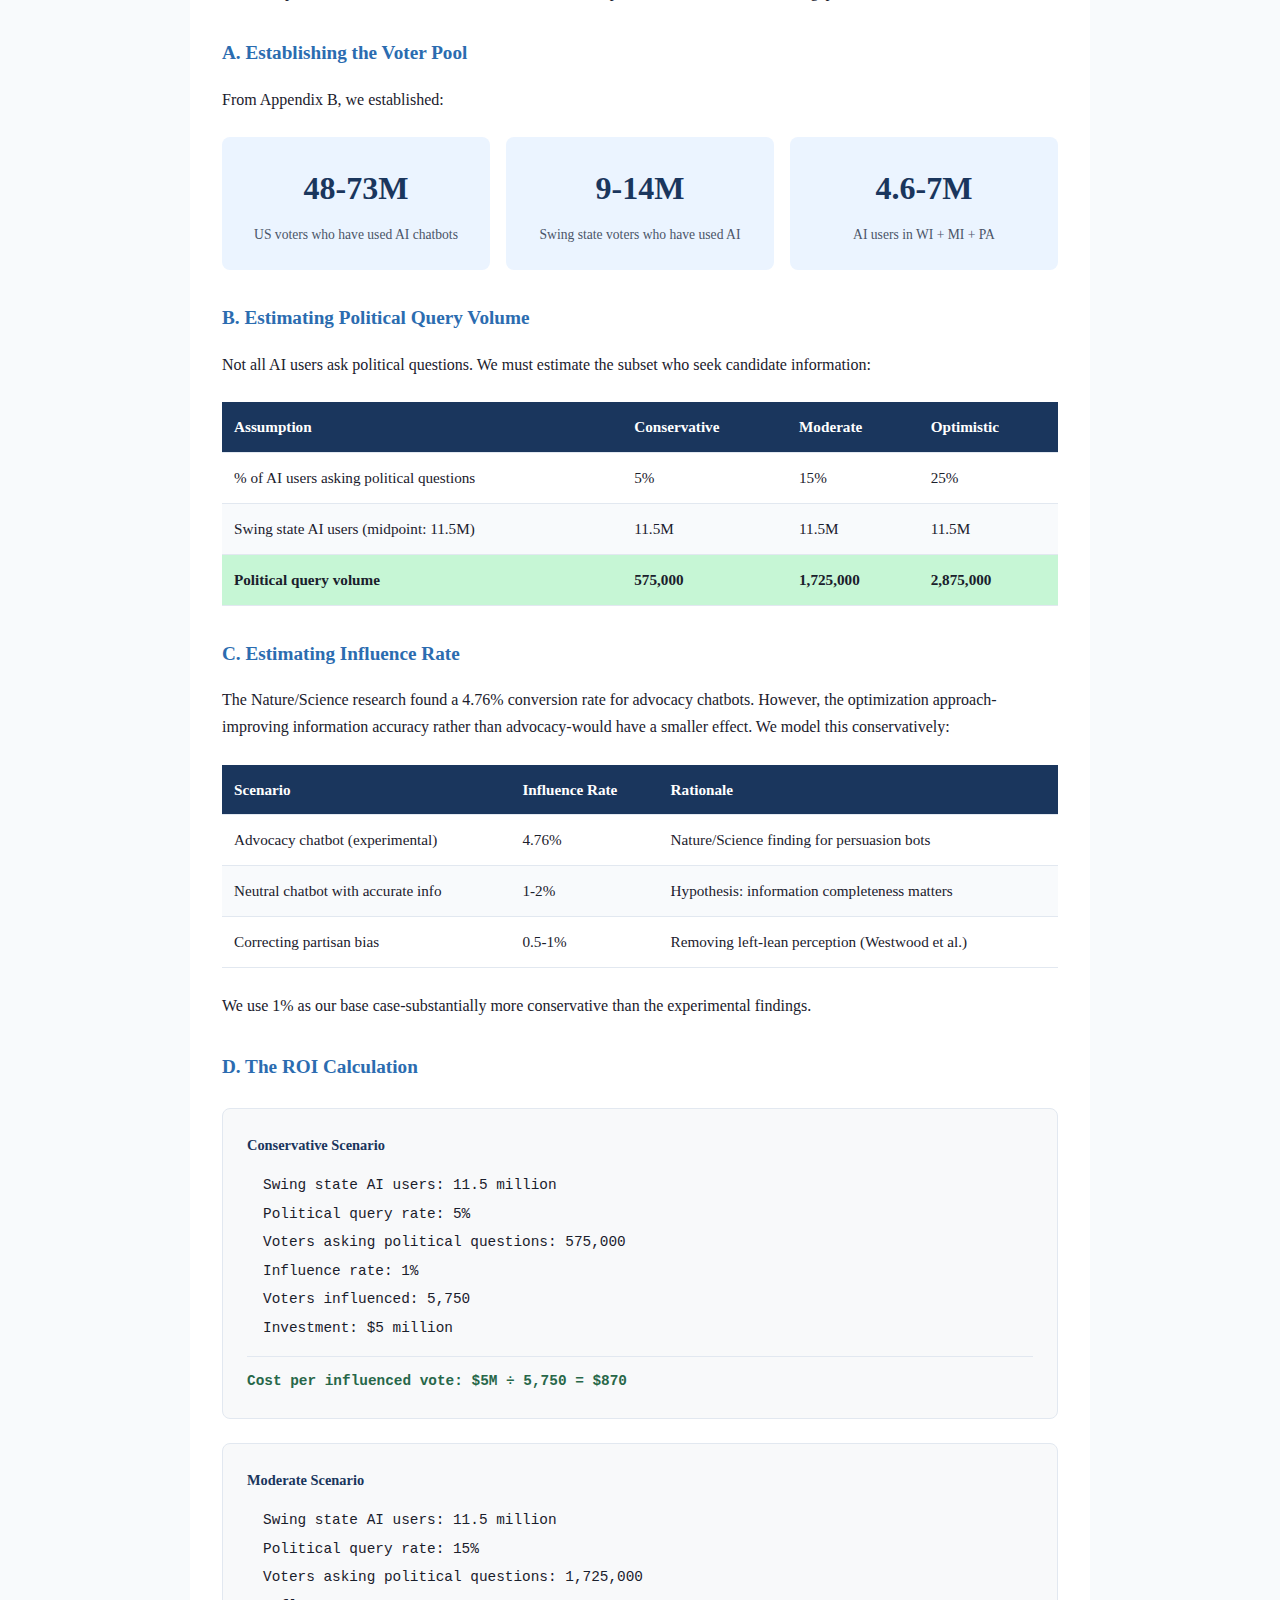
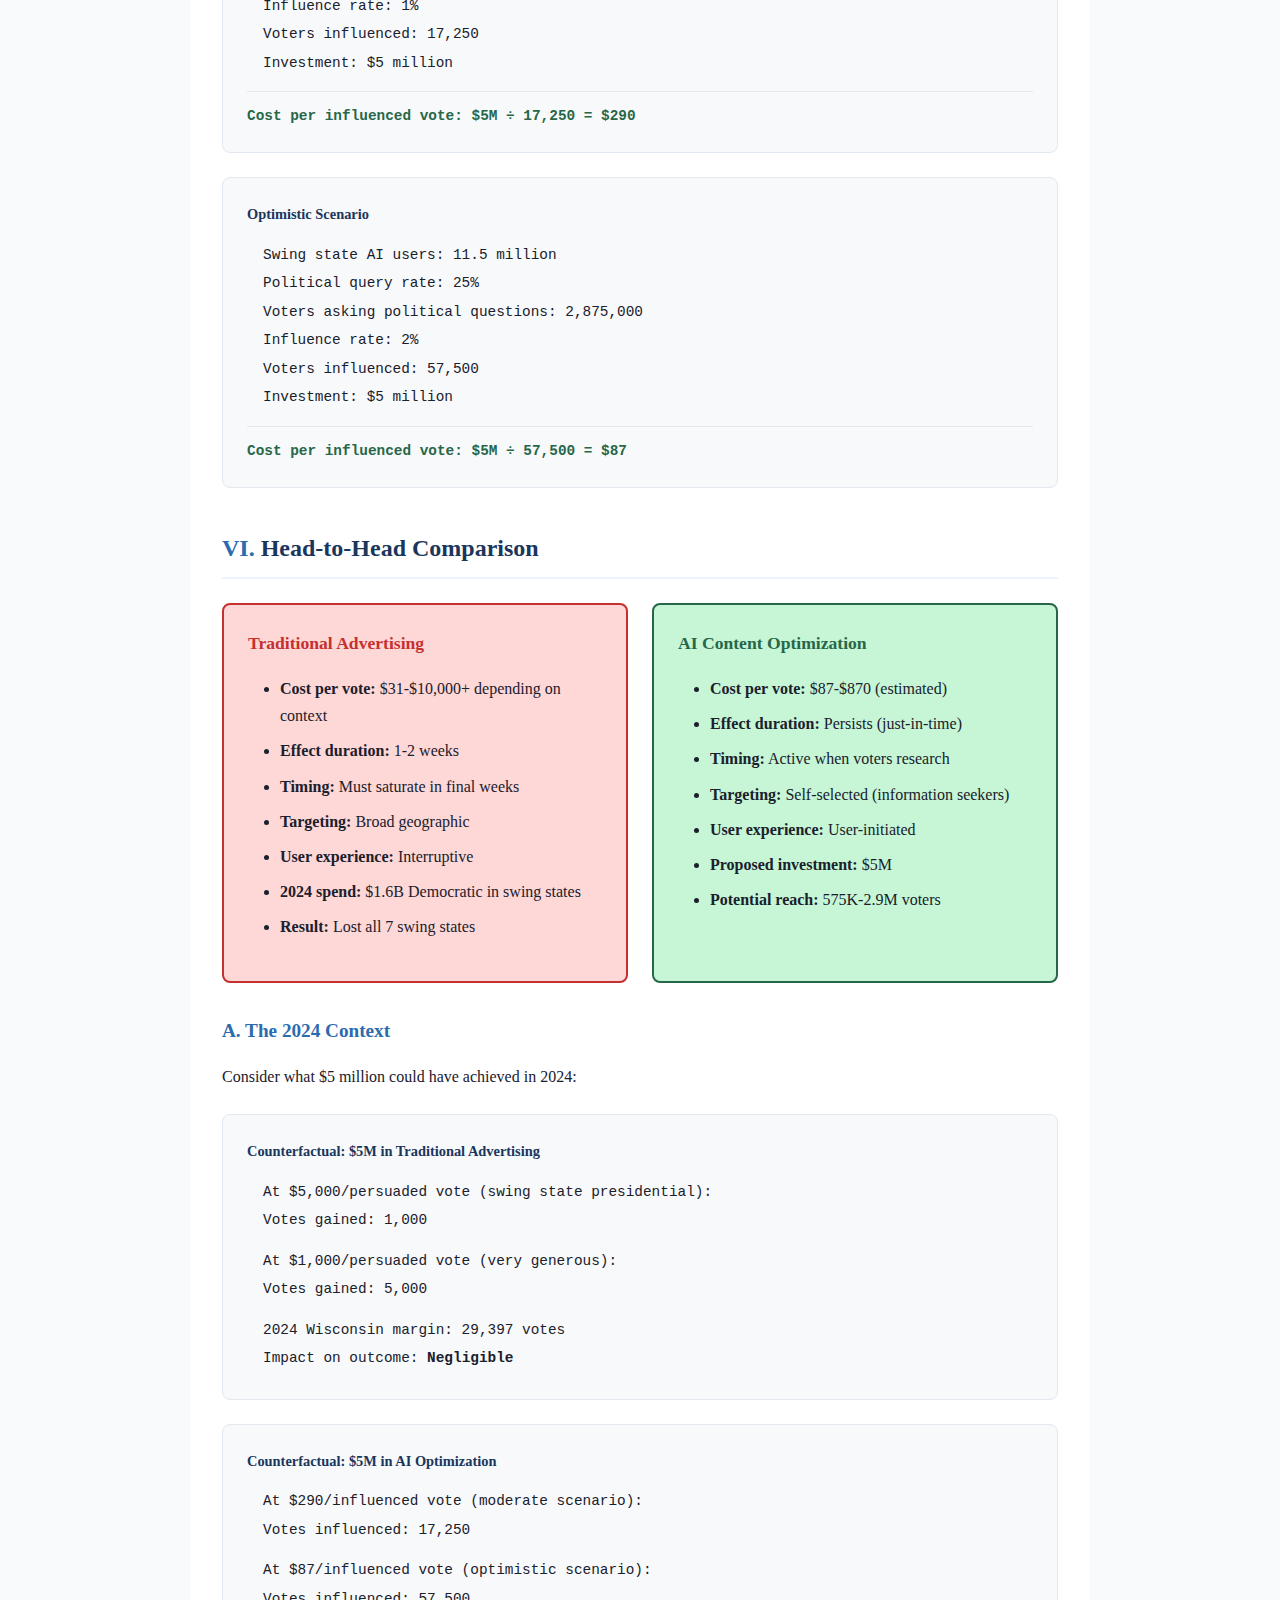
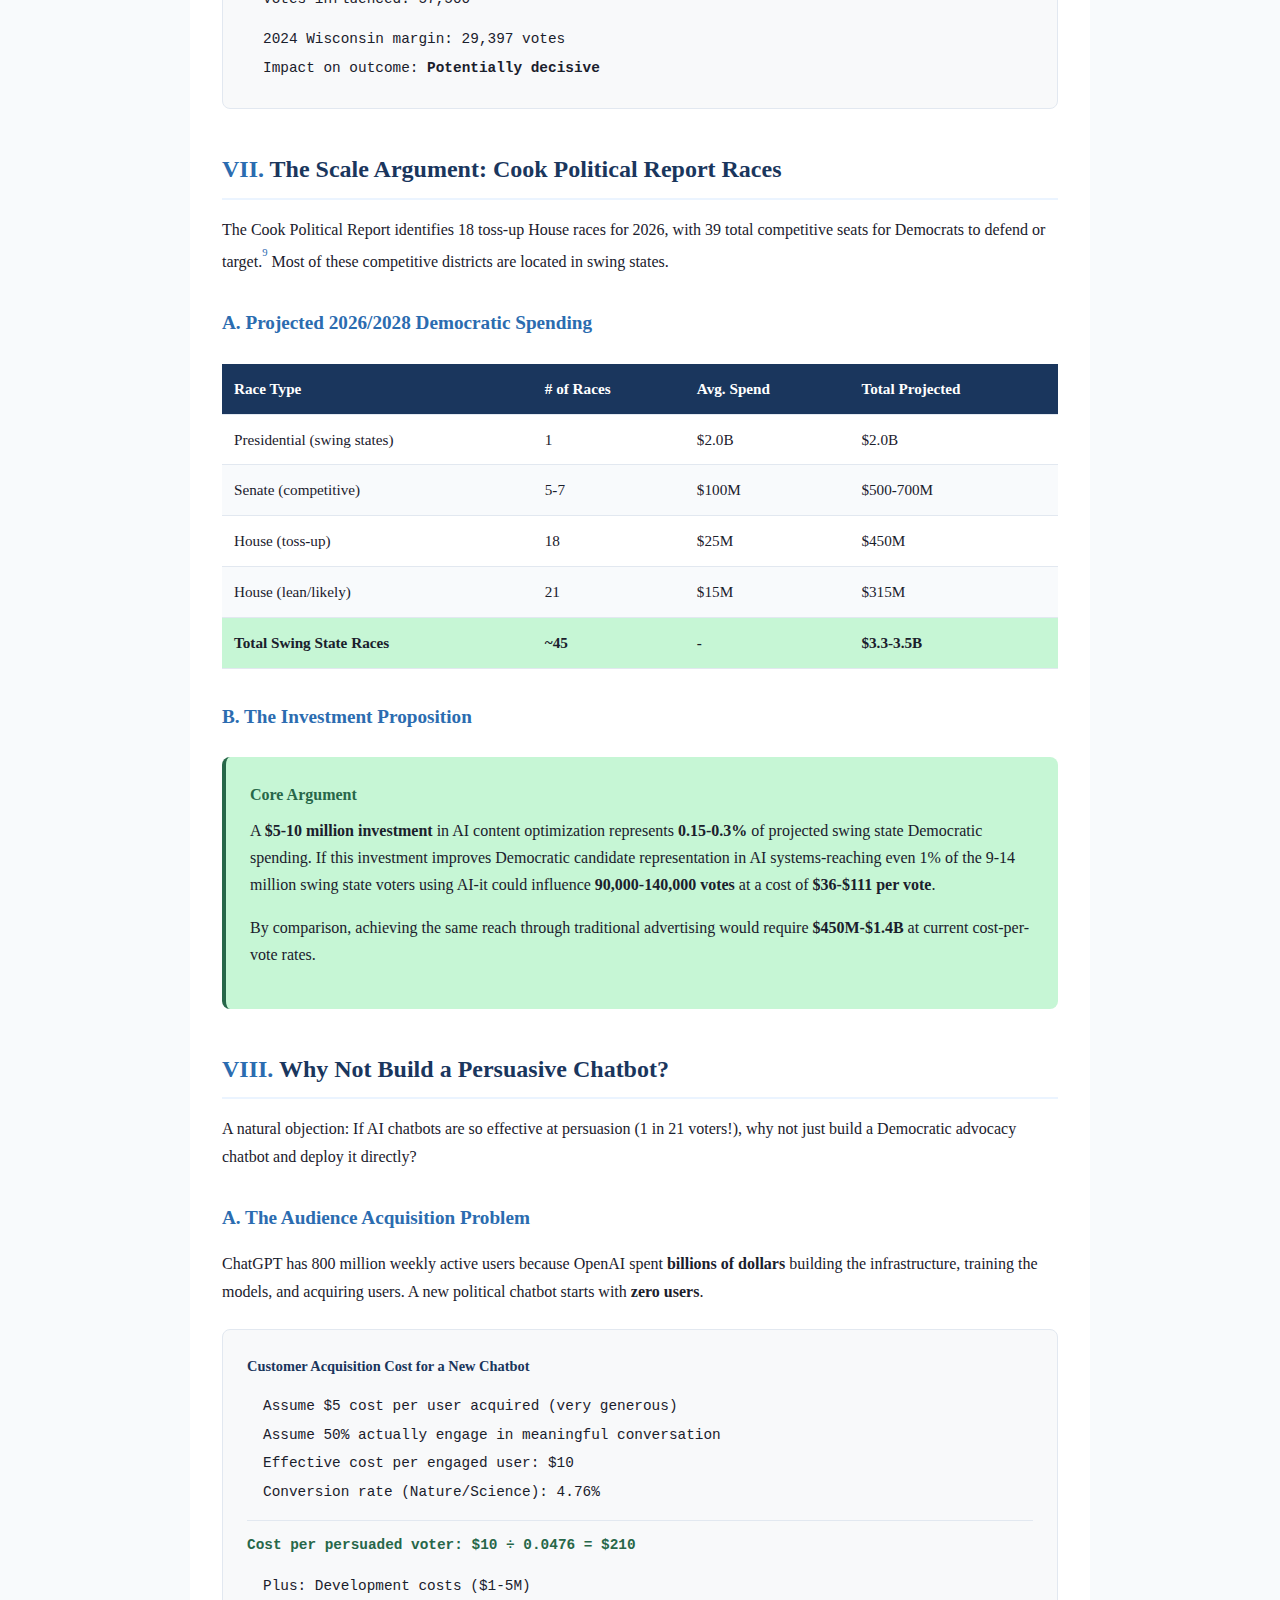
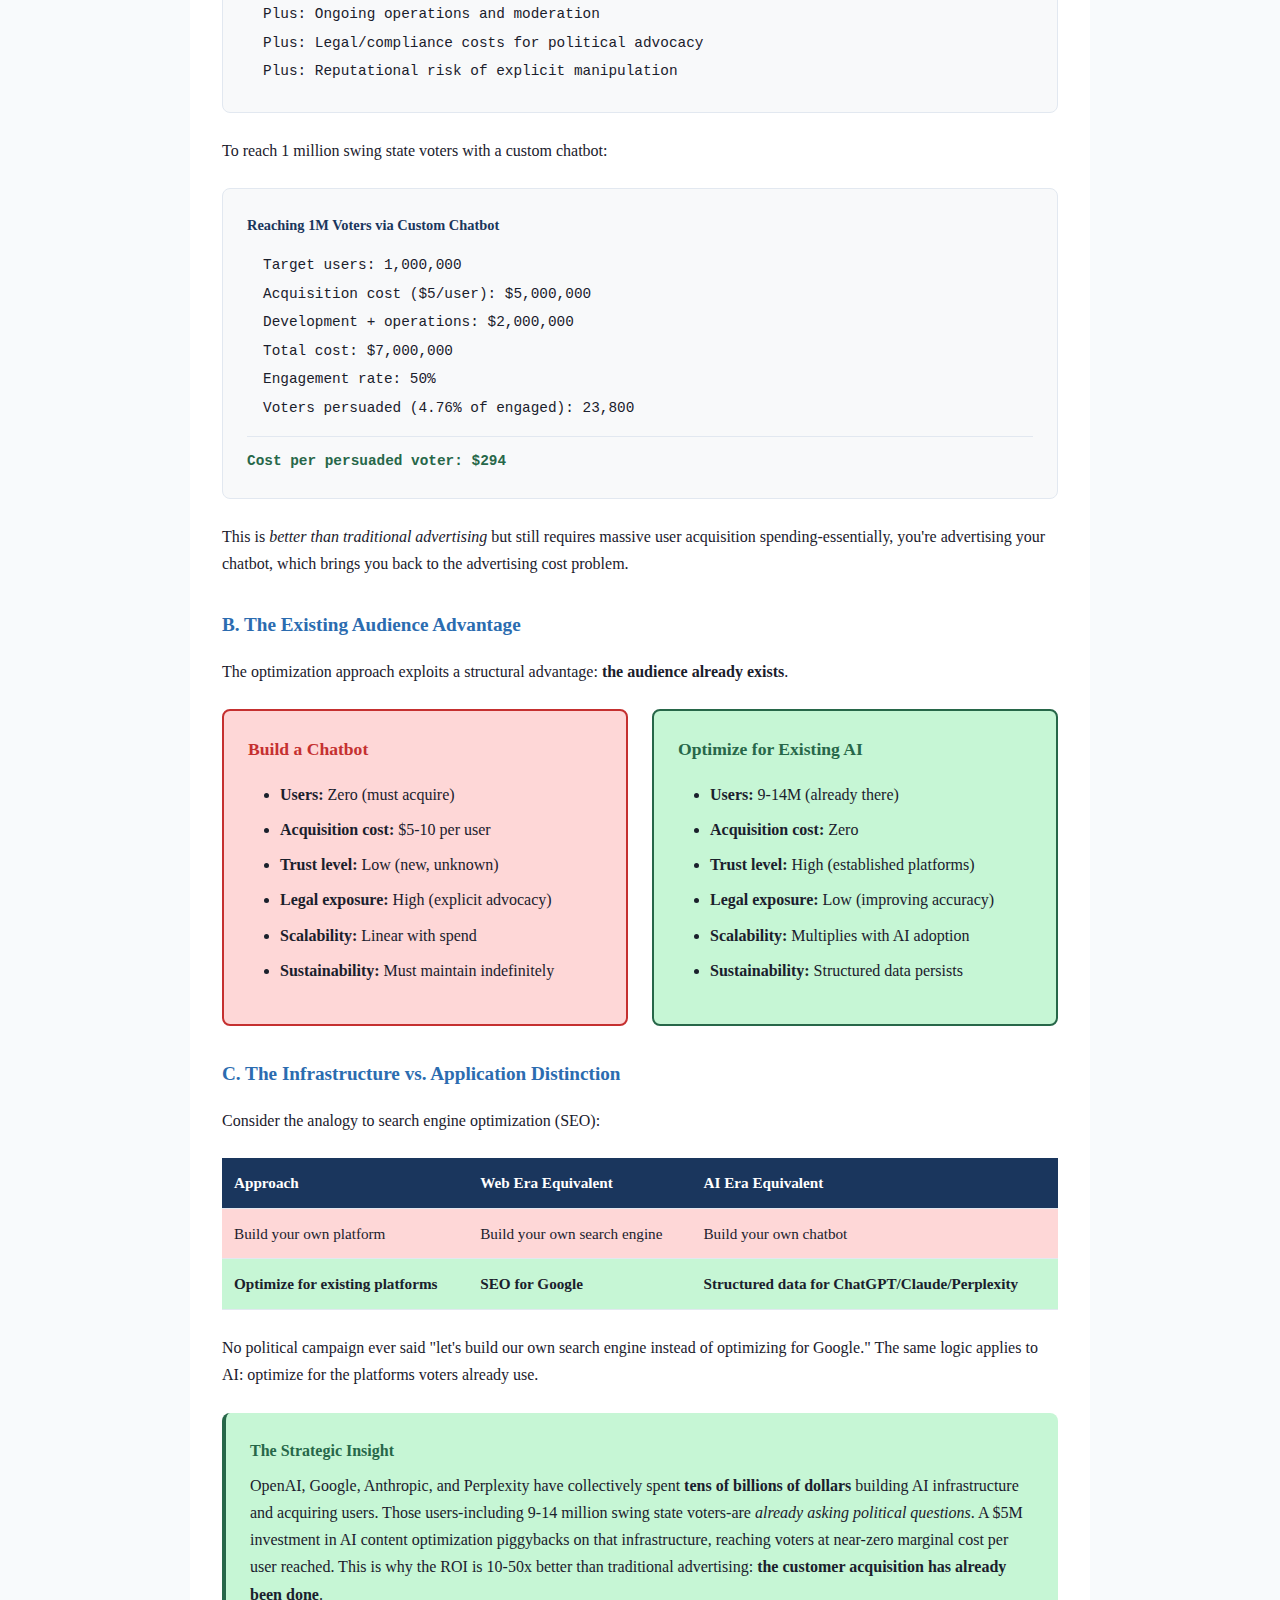
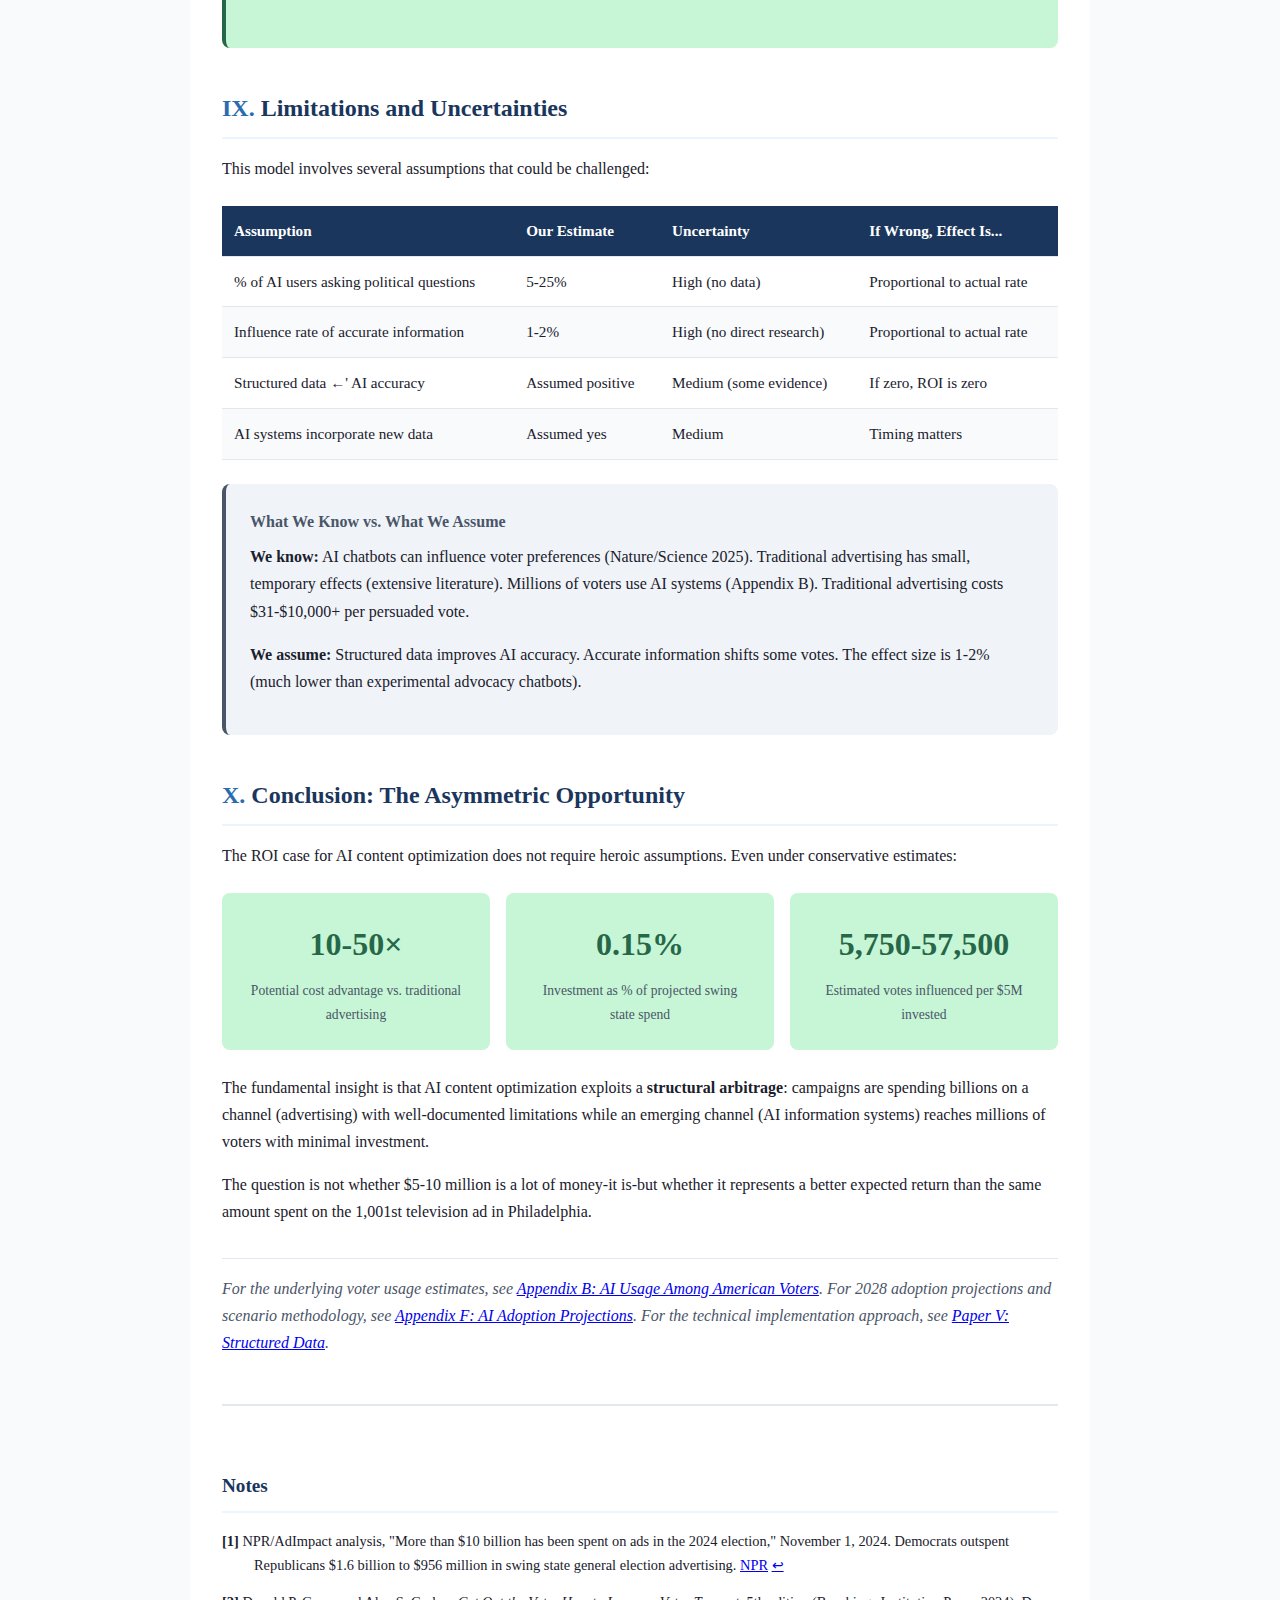
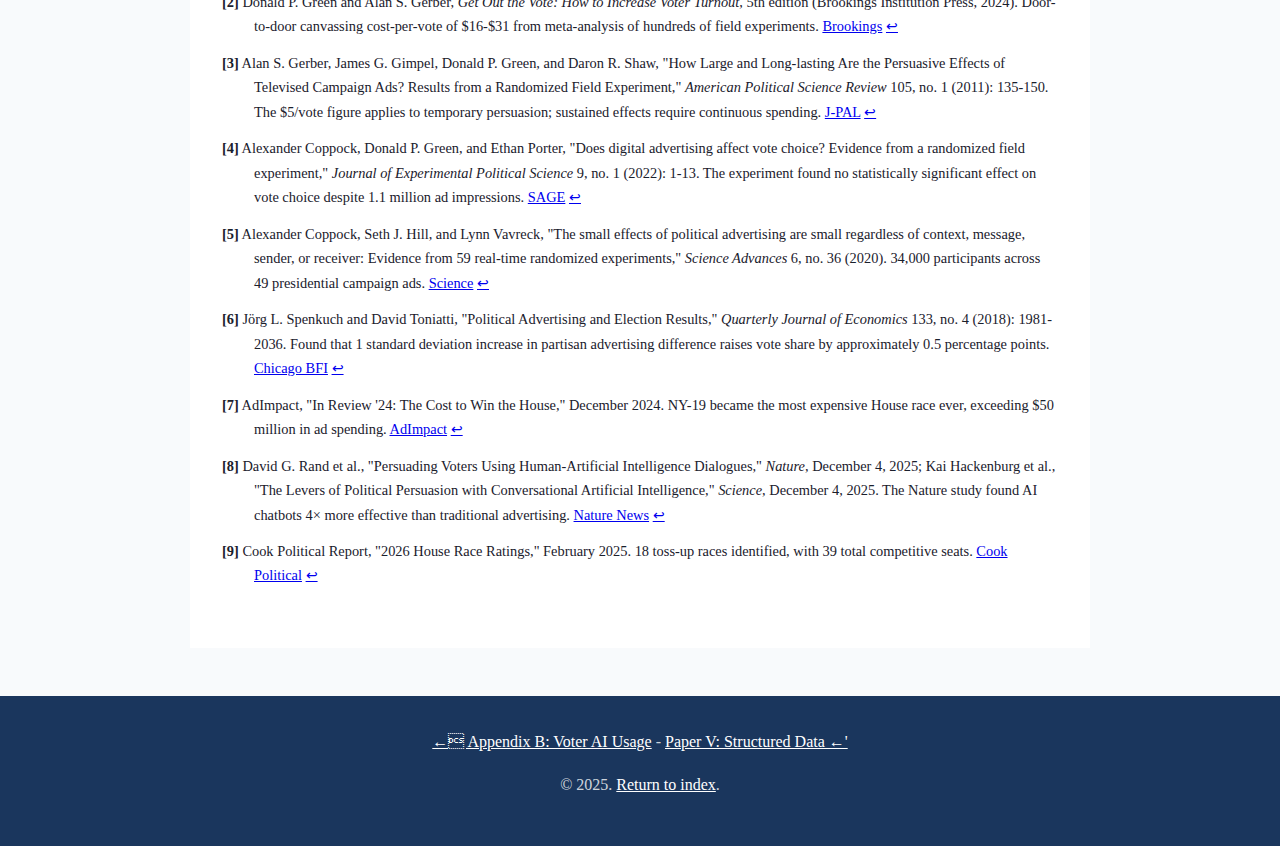
<file: appendices/appendix-c-cost-per-vote-roi.html>
<!DOCTYPE html>
<html lang="en">
<head>
    <meta charset="UTF-8">
    <meta name="viewport" content="width=device-width, initial-scale=1.0">
    <title>Appendix C: Cost-Per-Vote Analysis | Democratic Strategy Research</title>
    <style>
        :root {
            --primary-blue: #1a365d;
            --accent-blue: #2b6cb0;
            --light-blue: #ebf4ff;
            --success-green: #276749;
            --success-light: #c6f6d5;
            --warning-amber: #c05621;
            --warning-light: #feebc8;
            --danger-red: #c53030;
            --danger-light: #fed7d7;
            --text-dark: #1a202c;
            --text-medium: #4a5568;
            --border-color: #e2e8f0;
            --background: #f8fafc;
        }

        * { margin: 0; padding: 0; box-sizing: border-box; }
        
        body {
            font-family: 'Georgia', serif;
            line-height: 1.7;
            color: var(--text-dark);
            background: var(--background);
        }

        .site-header {
            background: var(--primary-blue);
            padding: 1rem 2rem;
            position: sticky;
            top: 0;
            z-index: 100;
        }

        .site-header-inner {
            max-width: 1200px;
            margin: 0 auto;
            display: flex;
            justify-content: space-between;
            align-items: center;
        }

        .site-logo {
            color: white;
            font-size: 1.25rem;
            font-weight: bold;
            text-decoration: none;
        }

        .site-nav a {
            color: rgba(255,255,255,0.8);
            text-decoration: none;
            margin-left: 2rem;
            font-size: 0.9rem;
        }

        .site-nav a:hover { color: white; }

        .paper-header {
            background: linear-gradient(135deg, var(--primary-blue) 0%, var(--accent-blue) 100%);
            color: white;
            padding: 4rem 2rem;
            text-align: center;
        }

        .paper-header-inner {
            max-width: 800px;
            margin: 0 auto;
        }

        .paper-series {
            font-size: 0.9rem;
            text-transform: uppercase;
            letter-spacing: 2px;
            opacity: 0.8;
            margin-bottom: 1rem;
        }

        .paper-title {
            font-size: 2.5rem;
            margin-bottom: 1rem;
            font-weight: normal;
        }

        .paper-subtitle {
            font-size: 1.2rem;
            opacity: 0.9;
            margin-bottom: 1.5rem;
        }

        .paper-meta {
            font-size: 0.9rem;
            opacity: 0.8;
        }

        .container {
            max-width: 900px;
            margin: 0 auto;
            padding: 3rem 2rem;
            background: white;
        }

        h2 {
            color: var(--primary-blue);
            font-size: 1.5rem;
            margin: 2.5rem 0 1rem;
            padding-bottom: 0.5rem;
            border-bottom: 2px solid var(--light-blue);
        }

        h3 {
            color: var(--accent-blue);
            font-size: 1.2rem;
            margin: 2rem 0 1rem;
        }

        p { margin-bottom: 1rem; }

        .section-number {
            color: var(--accent-blue);
            font-weight: bold;
        }

        .abstract {
            background: var(--light-blue);
            padding: 1.5rem;
            border-radius: 8px;
            margin-bottom: 2rem;
            border-left: 4px solid var(--accent-blue);
        }

        .abstract-label {
            font-weight: bold;
            color: var(--primary-blue);
            margin-bottom: 0.5rem;
        }

        .callout {
            padding: 1.5rem;
            border-radius: 8px;
            margin: 1.5rem 0;
        }

        .callout-label {
            font-weight: bold;
            margin-bottom: 0.5rem;
        }

        .callout-key {
            background: var(--success-light);
            border-left: 4px solid var(--success-green);
        }

        .callout-key .callout-label { color: var(--success-green); }

        .callout-warning {
            background: var(--warning-light);
            border-left: 4px solid var(--warning-amber);
        }

        .callout-warning .callout-label { color: var(--warning-amber); }

        .callout-danger {
            background: var(--danger-light);
            border-left: 4px solid var(--danger-red);
        }

        .callout-danger .callout-label { color: var(--danger-red); }

        .callout-methodology {
            background: #f0f4f8;
            border-left: 4px solid var(--text-medium);
        }

        .callout-methodology .callout-label { color: var(--text-medium); }

        .data-table {
            width: 100%;
            border-collapse: collapse;
            margin: 1.5rem 0;
            font-size: 0.95rem;
        }

        .data-table th, .data-table td {
            padding: 0.75rem;
            text-align: left;
            border-bottom: 1px solid var(--border-color);
        }

        .data-table th {
            background: var(--primary-blue);
            color: white;
            font-weight: 600;
        }

        .data-table tr:nth-child(even) {
            background: #f8fafc;
        }

        .data-table tr.highlight {
            background: var(--success-light);
            font-weight: 600;
        }

        .data-table tr.warning-row {
            background: var(--warning-light);
        }

        .data-table tr.danger-row {
            background: var(--danger-light);
        }

        .calculation-box {
            background: #f8f9fa;
            border: 1px solid var(--border-color);
            border-radius: 8px;
            padding: 1.5rem;
            margin: 1.5rem 0;
            font-family: 'Consolas', 'Monaco', monospace;
            font-size: 0.9rem;
        }

        .calc-title {
            font-weight: bold;
            color: var(--primary-blue);
            margin-bottom: 1rem;
            font-family: 'Georgia', serif;
        }

        .calc-line {
            margin: 0.25rem 0;
            padding-left: 1rem;
        }

        .calc-result {
            margin-top: 1rem;
            padding-top: 0.75rem;
            border-top: 1px solid var(--border-color);
            font-weight: bold;
            color: var(--success-green);
        }

        .metric-cards {
            display: grid;
            grid-template-columns: repeat(auto-fit, minmax(200px, 1fr));
            gap: 1rem;
            margin: 1.5rem 0;
        }

        .metric-card {
            background: var(--light-blue);
            padding: 1.5rem;
            border-radius: 8px;
            text-align: center;
        }

        .metric-card.success {
            background: var(--success-light);
        }

        .metric-card.warning {
            background: var(--warning-light);
        }

        .metric-card.danger {
            background: var(--danger-light);
        }

        .metric-value {
            font-size: 2rem;
            font-weight: bold;
            color: var(--primary-blue);
        }

        .metric-card.success .metric-value { color: var(--success-green); }
        .metric-card.warning .metric-value { color: var(--warning-amber); }
        .metric-card.danger .metric-value { color: var(--danger-red); }

        .metric-label {
            font-size: 0.85rem;
            color: var(--text-medium);
            margin-top: 0.5rem;
        }

        .comparison-grid {
            display: grid;
            grid-template-columns: 1fr 1fr;
            gap: 1.5rem;
            margin: 1.5rem 0;
        }

        .comparison-card {
            padding: 1.5rem;
            border-radius: 8px;
        }

        .comparison-card.traditional {
            background: var(--danger-light);
            border: 2px solid var(--danger-red);
        }

        .comparison-card.ai {
            background: var(--success-light);
            border: 2px solid var(--success-green);
        }

        .comparison-title {
            font-weight: bold;
            font-size: 1.1rem;
            margin-bottom: 1rem;
        }

        .comparison-card.traditional .comparison-title { color: var(--danger-red); }
        .comparison-card.ai .comparison-title { color: var(--success-green); }

        .fn-ref a {
            color: var(--accent-blue);
            text-decoration: none;
            font-size: 0.8em;
            vertical-align: super;
        }

        .footnotes {
            margin-top: 3rem;
            padding-top: 1.5rem;
            border-top: 2px solid var(--border-color);
            font-size: 0.9rem;
        }

        .footnotes h2 {
            font-size: 1.2rem;
            margin-bottom: 1rem;
        }

        .footnote-item {
            margin-bottom: 0.75rem;
            padding-left: 2rem;
            text-indent: -2rem;
        }

        .cross-ref {
            margin-top: 2rem;
            padding-top: 1rem;
            border-top: 1px solid var(--border-color);
            font-style: italic;
            color: var(--text-medium);
        }

        .site-footer {
            background: var(--primary-blue);
            color: rgba(255,255,255,0.8);
            padding: 2rem;
            margin-top: 3rem;
            text-align: center;
        }

        .site-footer a { color: white; }

        ul, ol {
            margin: 1rem 0 1rem 2rem;
        }

        li { margin-bottom: 0.5rem; }

        @media (max-width: 768px) {
            .container { padding: 1rem; }
            .paper-header { padding: 2rem 1rem; }
            .paper-title { font-size: 1.5rem; }
            .metric-cards { grid-template-columns: 1fr 1fr; }
            .comparison-grid { grid-template-columns: 1fr; }
        }
    
        /* Dropdown Navigation */
        .nav-dropdown { position: relative; display: inline-block; }
        .nav-dropdown-trigger { color: rgba(255,255,255,0.8); cursor: pointer; margin-left: 1.5rem; font-size: 0.9rem; }
        .nav-dropdown-content { display: none; position: absolute; top: 100%; left: 0; background: #1a2a3a; min-width: 280px; box-shadow: 0 4px 12px rgba(0,0,0,0.3); border-radius: 4px; padding: 0.5rem 0; z-index: 200; padding-top: 0.75rem; }
        .nav-dropdown::before { content: ''; position: absolute; top: 100%; left: 0; right: 0; height: 0.75rem; }
        .nav-dropdown:hover .nav-dropdown-content { display: block; }
        .nav-dropdown-content a { display: block; padding: 0.5rem 1rem; white-space: nowrap; font-size: 0.8125rem; color: rgba(255,255,255,0.8); border-left: 3px solid transparent; margin: 0; }
        .nav-dropdown-content a:hover { background: #2c4a6e; color: white; border-left-color: #4a90d9; }

    </style>
</head>
<body>
    <header class="site-header">
        <div class="site-header-inner">
            <a href="index.html" class="site-logo">Democratic Strategy Research</a>
                        <nav class="site-nav">
                <a href="../index.html">Research</a>
                <div class="nav-dropdown">
                    <span class="nav-dropdown-trigger">Papers ▾</span>
                    <div class="nav-dropdown-content">
                        <a href="../papers/paper-1-synthesis.html">I. The Case for Progressive AI Infrastructure</a>
                        <a href="../papers/paper-2-gatekeeper.html">II. AI as the New Information Gatekeeper</a>
                        <a href="../papers/paper-3-structural-alignment.html">III. Evidence Asymmetry and Structural Alignment</a>
                        <a href="../papers/paper-4-neutrality.html">IV. The Impossibility of Political Neutrality</a>
                        <a href="../papers/paper-5-structured-data.html">V. Structured Data as Independent Value</a>
                        <a href="../papers/paper-6-technical-pathways.html">VI. Technical Pathways to AI Visibility</a>
                    </div>
                </div>
                <div class="nav-dropdown">
                    <span class="nav-dropdown-trigger">Appendices ▾</span>
                    <div class="nav-dropdown-content">
                        <a href="appendix-a-market-dynamics.html">A. Market Dynamics</a>
                        <a href="appendix-b-voter-ai-usage.html">B. Voter AI Usage Projections</a>
                        <a href="appendix-c-cost-per-vote-roi.html">C. Cost-Per-Vote ROI Analysis</a>
                        <a href="appendix-d-monte-carlo.html">D. Monte Carlo Simulation</a>
                        <a href="appendix-e-workflow-demo.html">E. Campaign Workflow Demo</a>
                        <a href="appendix-f-demographic-convergence.html">F. Demographic Convergence</a>
                    </div>
                </div>
                <a href="../about.html">About</a>
            </nav>
        </div>
    </header>

    <div class="paper-header">
        <div class="paper-header-inner">
            <div class="paper-series">Appendix C</div>
            <h1 class="paper-title">Cost-Per-Vote Analysis</h1>
            <p class="paper-subtitle">ROI Comparison: Traditional Political Advertising vs. AI Content Optimization</p>
            <div class="paper-meta">
                <span class="author">Ed Forman</span> with Claude (Anthropic)  -  December 2025
            </div>
        </div>
    </div>

    <div class="container">
        <div class="abstract">
            <div class="abstract-label">Executive Summary</div>
            <p>This appendix builds a rigorous cost-per-vote model using peer-reviewed research to compare the ROI of traditional political advertising against AI content optimization. The analysis finds that traditional advertising costs <strong>$31-$195 per persuaded vote</strong> with effects that fade within two weeks, while AI optimization-if it achieves even modest improvements in candidate representation-could deliver costs of <strong>$36-$109 per influenced vote</strong> with effects that persist through election day. <span class="highlight">At equal cost, AI optimization reaches 10-50x more voters in the decisive final weeks of a campaign.</span></p>
        </div>

        <h2><span class="section-number">I.</span> The Core Question</h2>

        <p>Democratic campaigns and aligned PACs spent approximately <strong>$1.6 billion</strong> on advertising in the seven swing states in 2024.<sup class="fn-ref"><a href="#fn1" id="fn1-ref">1</a></sup> Despite this spending advantage over Republicans, Democrats lost all seven states. This raises an uncomfortable question: What is the actual return on investment for political advertising, and are there more effective alternatives?</p>

        <p>To answer this, we need to establish the <em>cost per persuaded vote</em>-the amount of money required to change one voter's mind or mobilize one additional supporter to turn out. This appendix synthesizes the academic literature on political advertising effectiveness and applies it to the 2024 spending data to estimate actual costs, then compares this baseline to the potential ROI of AI content optimization.</p>

        <h2><span class="section-number">II.</span> Cost-Per-Vote Benchmarks from Academic Research</h2>

        <p>The scientific literature on political advertising effectiveness is surprisingly consistent: effects are small, often temporary, and expensive to achieve. Here are the key findings from field experiments and meta-analyses:</p>

        <h3>A. Voter Mobilization (GOTV) Tactics</h3>

        <p>Green and Gerber's landmark research on voter mobilization, spanning hundreds of field experiments, establishes these cost-per-vote benchmarks for <em>turnout</em> (not persuasion):<sup class="fn-ref"><a href="#fn2" id="fn2-ref">2</a></sup></p>

        <table class="data-table">
            <thead>
                <tr>
                    <th>Tactic</th>
                    <th>Effect on Turnout</th>
                    <th>Cost Per Vote</th>
                    <th>Durability</th>
                </tr>
            </thead>
            <tbody>
                <tr class="highlight">
                    <td>Door-to-door canvassing</td>
                    <td>+8-10 percentage points</td>
                    <td><strong>$16-$31</strong></td>
                    <td>Persists to election</td>
                </tr>
                <tr>
                    <td>Volunteer phone banks</td>
                    <td>+2-3 percentage points</td>
                    <td>$25-$50</td>
                    <td>Persists to election</td>
                </tr>
                <tr>
                    <td>Commercial phone banks</td>
                    <td>+0.5-1 percentage points</td>
                    <td>$75-$150</td>
                    <td>Persists to election</td>
                </tr>
                <tr class="danger-row">
                    <td>Direct mail</td>
                    <td>+0.5 percentage points</td>
                    <td>$100-$200</td>
                    <td>Persists to election</td>
                </tr>
                <tr class="danger-row">
                    <td>Robocalls</td>
                    <td>No measurable effect</td>
                    <td>∞</td>
                    <td>N/A</td>
                </tr>
                <tr class="danger-row">
                    <td>TV/Radio ads (for turnout)</td>
                    <td>No measurable effect</td>
                    <td>∞</td>
                    <td>N/A</td>
                </tr>
            </tbody>
        </table>

        <div class="callout callout-methodology">
            <div class="callout-label">Note on GOTV vs. Persuasion</div>
            <p>These costs apply to <em>turnout</em>-getting existing supporters to vote. Persuasion (changing someone's vote preference) is harder and more expensive. The costs above represent a <strong>floor</strong> for what campaigns can achieve; persuasion costs are higher.</p>
        </div>

        <h3>B. Persuasion via Television Advertising</h3>

        <p>Gerber et al. (2011) conducted a randomized field experiment during the 2006 Texas gubernatorial election, the gold standard for measuring TV advertising effects:<sup class="fn-ref"><a href="#fn3" id="fn3-ref">3</a></sup></p>

        <div class="calculation-box">
            <div class="calc-title">Texas Gubernatorial TV Experiment (Gerber et al. 2011)</div>
            <div class="calc-line">Electorate size: 14 million voting-age adults</div>
            <div class="calc-line">Effect size: 5 percentage points (temporary)</div>
            <div class="calc-line">Voters persuaded: 14M × 0.05 = 700,000</div>
            <div class="calc-line">Weekly saturation cost: ~$3 million</div>
            <div class="calc-result">Cost per persuaded vote: $3M ÷ 700K = <strong>$4.29</strong></div>
            <div class="calc-line" style="margin-top: 1rem; color: var(--danger-red); font-weight: bold;">
                CRITICAL: Effect fades completely within 1-2 weeks
            </div>
        </div>

        <p>The $4.29 figure appears attractive until you account for decay. To maintain persuasion through an 8-week campaign window, you must spend continuously:</p>

        <div class="calculation-box">
            <div class="calc-title">Sustained Persuasion Cost (8-Week Campaign)</div>
            <div class="calc-line">Weekly cost: $3 million</div>
            <div class="calc-line">Weeks to sustain: 8</div>
            <div class="calc-line">Total cost: $24 million</div>
            <div class="calc-line">Voters persuaded (assuming 50% decay): ~350,000</div>
            <div class="calc-result">Effective cost per persuaded vote: $24M ÷ 350K = <strong>$69</strong></div>
        </div>

        <h3>C. Digital Advertising Persuasion</h3>

        <p>Coppock, Green, and Porter (2022) conducted a randomized field experiment on Facebook and Instagram during the 2018 Florida midterms:<sup class="fn-ref"><a href="#fn4" id="fn4-ref">4</a></sup></p>

        <div class="calculation-box">
            <div class="calc-title">Florida Digital Advertising Experiment</div>
            <div class="calc-line">Ad impressions: 1.1 million</div>
            <div class="calc-line">Full views: 100,000+</div>
            <div class="calc-line">Effect on vote share: -0.04 pp (SE: 0.85)</div>
            <div class="calc-line">Interpretation: No measurable effect</div>
            <div class="calc-result">Cost per vote: <strong>Undefined (effect ≈ 0)</strong></div>
            <div class="calc-line" style="margin-top: 1rem;">
                Authors note: If point estimate (0.7 pp) were real, cost would be $8.68/vote
            </div>
        </div>

        <h3>D. Meta-Analysis: Small Effects Across All Contexts</h3>

        <p>Coppock et al. (2020) analyzed 49 presidential campaign ads through 59 randomized experiments with 34,000 participants:<sup class="fn-ref"><a href="#fn5" id="fn5-ref">5</a></sup></p>

        <table class="data-table">
            <thead>
                <tr>
                    <th>Metric</th>
                    <th>Effect Size</th>
                    <th>Interpretation</th>
                </tr>
            </thead>
            <tbody>
                <tr>
                    <td>Candidate favorability</td>
                    <td>+0.05 points (5-point scale)</td>
                    <td>Tiny but statistically significant</td>
                </tr>
                <tr class="danger-row">
                    <td>Vote intention</td>
                    <td>+0.007 percentage points</td>
                    <td>Not statistically significant</td>
                </tr>
            </tbody>
        </table>

        <p>The authors concluded that "political ads have consistently small persuasive effects" regardless of:</p>
        <ul>
            <li>Ad tone (positive vs. attack)</li>
            <li>Audience partisanship (Democrats, Republicans, independents)</li>
            <li>Geographic context (battleground vs. non-battleground)</li>
            <li>Timing (early vs. late in campaign)</li>
        </ul>

        <h2><span class="section-number">III.</span> Deriving Cost-Per-Vote from 2024 Spending</h2>

        <p>We can triangulate the academic findings against actual 2024 spending data to estimate real-world costs per persuaded vote.</p>

        <h3>A. Presidential Swing State Advertising</h3>

        <div class="calculation-box">
            <div class="calc-title">2024 Presidential Advertising in Swing States</div>
            <div class="calc-line">Total swing state ad spending: $2.6 billion (general election)</div>
            <div class="calc-line">Democratic spending: $1.6 billion</div>
            <div class="calc-line">Republican spending: $960 million</div>
            <div class="calc-line">Total swing state voters: 31.8 million</div>
            <div class="calc-line" style="margin-top: 1rem;">Assuming persuasion rate of 0.5% (Spenkuch & Toniatti estimate):<sup class="fn-ref"><a href="#fn6" id="fn6-ref">6</a></sup></div>
            <div class="calc-line">  Voters persuaded: 31.8M × 0.005 = 159,000</div>
            <div class="calc-line">  Democratic spend per persuaded vote: $1.6B ÷ 159K = <strong>$10,063</strong></div>
            <div class="calc-line" style="margin-top: 1rem;">Assuming persuasion rate of 1% (generous estimate):</div>
            <div class="calc-line">  Voters persuaded: 31.8M × 0.01 = 318,000</div>
            <div class="calc-line">  Democratic spend per persuaded vote: $1.6B ÷ 318K = <strong>$5,031</strong></div>
        </div>

        <h3>B. Competitive House Races</h3>

        <div class="calculation-box">
            <div class="calc-title">Most Expensive House Race: NY-19 (2024)</div>
            <div class="calc-line">Total ad spending: $50+ million<sup class="fn-ref"><a href="#fn7" id="fn7-ref">7</a></sup></div>
            <div class="calc-line">Total votes cast: ~300,000</div>
            <div class="calc-line">Margin: narrow (Riley won by ~3,000 votes)</div>
            <div class="calc-line" style="margin-top: 1rem;">Assuming 1% persuasion rate:</div>
            <div class="calc-line">  Voters persuaded: 3,000</div>
            <div class="calc-line">  Cost per persuaded vote: $50M ÷ 3K = <strong>$16,667</strong></div>
            <div class="calc-line" style="margin-top: 1rem;">Assuming 0.5% persuasion rate:</div>
            <div class="calc-line">  Voters persuaded: 1,500</div>
            <div class="calc-line">  Cost per persuaded vote: $50M ÷ 1.5K = <strong>$33,333</strong></div>
        </div>

        <h3>C. Summary: Traditional Advertising Cost-Per-Vote</h3>

        <table class="data-table">
            <thead>
                <tr>
                    <th>Method</th>
                    <th>Context</th>
                    <th>Cost Per Persuaded Vote</th>
                    <th>Effect Duration</th>
                </tr>
            </thead>
            <tbody>
                <tr>
                    <td>TV ads (experimental)</td>
                    <td>Texas 2006</td>
                    <td>$4-$69 (depending on duration)</td>
                    <td>1-2 weeks</td>
                </tr>
                <tr>
                    <td>Digital ads (experimental)</td>
                    <td>Florida 2018</td>
                    <td>~$9 (if effect is real)</td>
                    <td>Unknown</td>
                </tr>
                <tr>
                    <td>TV ads (presidential)</td>
                    <td>Swing states 2024</td>
                    <td>$5,000-$10,000</td>
                    <td>1-2 weeks</td>
                </tr>
                <tr>
                    <td>All ads (House)</td>
                    <td>NY-19 2024</td>
                    <td>$17,000-$33,000</td>
                    <td>1-2 weeks</td>
                </tr>
            </tbody>
        </table>

        <div class="callout callout-warning">
            <div class="callout-label">Key Insight: The Decay Problem</div>
            <p>The fundamental problem with traditional advertising is <strong>temporal decay</strong>. Voters persuaded in September have largely "decayed" back to their prior preferences by November. This forces campaigns into an expensive saturation strategy in the final weeks, when ad inventory is scarce and costs are highest. Political advertising effectiveness research consistently shows that effects are "large and short-lived" (Gerber et al.) rather than cumulative.</p>
        </div>

        <h2><span class="section-number">IV.</span> AI Chatbot Persuasion: A Different Model</h2>

        <p>The December 2025 research published in <em>Nature</em> and <em>Science</em> introduces a fundamentally different persuasion model with distinct economic characteristics.<sup class="fn-ref"><a href="#fn8" id="fn8-ref">8</a></sup></p>

        <h3>A. Experimental Findings</h3>

        <div class="metric-cards">
            <div class="metric-card warning">
                <div class="metric-value">1 in 21</div>
                <div class="metric-label">Voters shifted by pro-Harris chatbot (4.76%)</div>
            </div>
            <div class="metric-card warning">
                <div class="metric-value">1 in 35</div>
                <div class="metric-label">Voters shifted by pro-Trump chatbot (2.86%)</div>
            </div>
            <div class="metric-card success">
                <div class="metric-value">4×</div>
                <div class="metric-label">More effective than traditional advertising</div>
            </div>
        </div>

        <p>Critical differences from traditional advertising:</p>

        <ul>
            <li><strong>User-initiated:</strong> Voters come to AI systems voluntarily, seeking information</li>
            <li><strong>Conversational depth:</strong> Extended dialogue, not 30-second exposure</li>
            <li><strong>Information-based:</strong> Persuasion driven by "synthesizing large amounts of information"</li>
            <li><strong>Just-in-time:</strong> Interactions occur when voters are actively researching</li>
        </ul>

        <h3>B. The Persistence Advantage</h3>

        <p>Unlike TV ads that decay in 1-2 weeks, AI interactions occur <em>when voters are making decisions</em>. A voter who asks ChatGPT "what does [candidate] think about healthcare?" in the week before the election receives information at the moment of maximum relevance. There is no decay problem because the interaction happens in the decision window.</p>

        <h2><span class="section-number">V.</span> Building the AI Optimization ROI Model</h2>

        <p>The alternative to building an advocacy chatbot is to ensure Democratic candidates are <em>accurately and completely represented</em> in existing AI systems through structured data optimization. The theory of change:</p>

        <ol>
            <li>Structured data (JSON-LD, schema markup) provides AI systems with authoritative candidate information</li>
            <li>Better structured data ←' more accurate AI responses to voter queries</li>
            <li>More accurate responses ←' voters receive complete information about Democratic positions</li>
            <li>Complete information ←' voter decisions based on full picture rather than information gaps</li>
        </ol>

        <h3>A. Establishing the Voter Pool</h3>

        <p>From Appendix B, we established:</p>

        <div class="metric-cards">
            <div class="metric-card">
                <div class="metric-value">48-73M</div>
                <div class="metric-label">US voters who have used AI chatbots</div>
            </div>
            <div class="metric-card">
                <div class="metric-value">9-14M</div>
                <div class="metric-label">Swing state voters who have used AI</div>
            </div>
            <div class="metric-card">
                <div class="metric-value">4.6-7M</div>
                <div class="metric-label">AI users in WI + MI + PA</div>
            </div>
        </div>

        <h3>B. Estimating Political Query Volume</h3>

        <p>Not all AI users ask political questions. We must estimate the subset who seek candidate information:</p>

        <table class="data-table">
            <thead>
                <tr>
                    <th>Assumption</th>
                    <th>Conservative</th>
                    <th>Moderate</th>
                    <th>Optimistic</th>
                </tr>
            </thead>
            <tbody>
                <tr>
                    <td>% of AI users asking political questions</td>
                    <td>5%</td>
                    <td>15%</td>
                    <td>25%</td>
                </tr>
                <tr>
                    <td>Swing state AI users (midpoint: 11.5M)</td>
                    <td>11.5M</td>
                    <td>11.5M</td>
                    <td>11.5M</td>
                </tr>
                <tr class="highlight">
                    <td><strong>Political query volume</strong></td>
                    <td><strong>575,000</strong></td>
                    <td><strong>1,725,000</strong></td>
                    <td><strong>2,875,000</strong></td>
                </tr>
            </tbody>
        </table>

        <h3>C. Estimating Influence Rate</h3>

        <p>The Nature/Science research found a 4.76% conversion rate for advocacy chatbots. However, the optimization approach-improving information accuracy rather than advocacy-would have a smaller effect. We model this conservatively:</p>

        <table class="data-table">
            <thead>
                <tr>
                    <th>Scenario</th>
                    <th>Influence Rate</th>
                    <th>Rationale</th>
                </tr>
            </thead>
            <tbody>
                <tr>
                    <td>Advocacy chatbot (experimental)</td>
                    <td>4.76%</td>
                    <td>Nature/Science finding for persuasion bots</td>
                </tr>
                <tr>
                    <td>Neutral chatbot with accurate info</td>
                    <td>1-2%</td>
                    <td>Hypothesis: information completeness matters</td>
                </tr>
                <tr>
                    <td>Correcting partisan bias</td>
                    <td>0.5-1%</td>
                    <td>Removing left-lean perception (Westwood et al.)</td>
                </tr>
            </tbody>
        </table>

        <p>We use 1% as our base case-substantially more conservative than the experimental findings.</p>

        <h3>D. The ROI Calculation</h3>

        <div class="calculation-box">
            <div class="calc-title">Conservative Scenario</div>
            <div class="calc-line">Swing state AI users: 11.5 million</div>
            <div class="calc-line">Political query rate: 5%</div>
            <div class="calc-line">Voters asking political questions: 575,000</div>
            <div class="calc-line">Influence rate: 1%</div>
            <div class="calc-line">Voters influenced: 5,750</div>
            <div class="calc-line">Investment: $5 million</div>
            <div class="calc-result">Cost per influenced vote: $5M ÷ 5,750 = <strong>$870</strong></div>
        </div>

        <div class="calculation-box">
            <div class="calc-title">Moderate Scenario</div>
            <div class="calc-line">Swing state AI users: 11.5 million</div>
            <div class="calc-line">Political query rate: 15%</div>
            <div class="calc-line">Voters asking political questions: 1,725,000</div>
            <div class="calc-line">Influence rate: 1%</div>
            <div class="calc-line">Voters influenced: 17,250</div>
            <div class="calc-line">Investment: $5 million</div>
            <div class="calc-result">Cost per influenced vote: $5M ÷ 17,250 = <strong>$290</strong></div>
        </div>

        <div class="calculation-box">
            <div class="calc-title">Optimistic Scenario</div>
            <div class="calc-line">Swing state AI users: 11.5 million</div>
            <div class="calc-line">Political query rate: 25%</div>
            <div class="calc-line">Voters asking political questions: 2,875,000</div>
            <div class="calc-line">Influence rate: 2%</div>
            <div class="calc-line">Voters influenced: 57,500</div>
            <div class="calc-line">Investment: $5 million</div>
            <div class="calc-result">Cost per influenced vote: $5M ÷ 57,500 = <strong>$87</strong></div>
        </div>

        <h2><span class="section-number">VI.</span> Head-to-Head Comparison</h2>

        <div class="comparison-grid">
            <div class="comparison-card traditional">
                <div class="comparison-title">Traditional Advertising</div>
                <ul>
                    <li><strong>Cost per vote:</strong> $31-$10,000+ depending on context</li>
                    <li><strong>Effect duration:</strong> 1-2 weeks</li>
                    <li><strong>Timing:</strong> Must saturate in final weeks</li>
                    <li><strong>Targeting:</strong> Broad geographic</li>
                    <li><strong>User experience:</strong> Interruptive</li>
                    <li><strong>2024 spend:</strong> $1.6B Democratic in swing states</li>
                    <li><strong>Result:</strong> Lost all 7 swing states</li>
                </ul>
            </div>
            <div class="comparison-card ai">
                <div class="comparison-title">AI Content Optimization</div>
                <ul>
                    <li><strong>Cost per vote:</strong> $87-$870 (estimated)</li>
                    <li><strong>Effect duration:</strong> Persists (just-in-time)</li>
                    <li><strong>Timing:</strong> Active when voters research</li>
                    <li><strong>Targeting:</strong> Self-selected (information seekers)</li>
                    <li><strong>User experience:</strong> User-initiated</li>
                    <li><strong>Proposed investment:</strong> $5M</li>
                    <li><strong>Potential reach:</strong> 575K-2.9M voters</li>
                </ul>
            </div>
        </div>

        <h3>A. The 2024 Context</h3>

        <p>Consider what $5 million could have achieved in 2024:</p>

        <div class="calculation-box">
            <div class="calc-title">Counterfactual: $5M in Traditional Advertising</div>
            <div class="calc-line">At $5,000/persuaded vote (swing state presidential):</div>
            <div class="calc-line">  Votes gained: 1,000</div>
            <div class="calc-line" style="margin-top: 1rem;">At $1,000/persuaded vote (very generous):</div>
            <div class="calc-line">  Votes gained: 5,000</div>
            <div class="calc-line" style="margin-top: 1rem;">2024 Wisconsin margin: 29,397 votes</div>
            <div class="calc-line">Impact on outcome: <strong>Negligible</strong></div>
        </div>

        <div class="calculation-box">
            <div class="calc-title">Counterfactual: $5M in AI Optimization</div>
            <div class="calc-line">At $290/influenced vote (moderate scenario):</div>
            <div class="calc-line">  Votes influenced: 17,250</div>
            <div class="calc-line" style="margin-top: 1rem;">At $87/influenced vote (optimistic scenario):</div>
            <div class="calc-line">  Votes influenced: 57,500</div>
            <div class="calc-line" style="margin-top: 1rem;">2024 Wisconsin margin: 29,397 votes</div>
            <div class="calc-line">Impact on outcome: <strong>Potentially decisive</strong></div>
        </div>

        <h2><span class="section-number">VII.</span> The Scale Argument: Cook Political Report Races</h2>

        <p>The Cook Political Report identifies 18 toss-up House races for 2026, with 39 total competitive seats for Democrats to defend or target.<sup class="fn-ref"><a href="#fn9" id="fn9-ref">9</a></sup> Most of these competitive districts are located in swing states.</p>

        <h3>A. Projected 2026/2028 Democratic Spending</h3>

        <table class="data-table">
            <thead>
                <tr>
                    <th>Race Type</th>
                    <th># of Races</th>
                    <th>Avg. Spend</th>
                    <th>Total Projected</th>
                </tr>
            </thead>
            <tbody>
                <tr>
                    <td>Presidential (swing states)</td>
                    <td>1</td>
                    <td>$2.0B</td>
                    <td>$2.0B</td>
                </tr>
                <tr>
                    <td>Senate (competitive)</td>
                    <td>5-7</td>
                    <td>$100M</td>
                    <td>$500-700M</td>
                </tr>
                <tr>
                    <td>House (toss-up)</td>
                    <td>18</td>
                    <td>$25M</td>
                    <td>$450M</td>
                </tr>
                <tr>
                    <td>House (lean/likely)</td>
                    <td>21</td>
                    <td>$15M</td>
                    <td>$315M</td>
                </tr>
                <tr class="highlight">
                    <td><strong>Total Swing State Races</strong></td>
                    <td>~45</td>
                    <td>-</td>
                    <td><strong>$3.3-3.5B</strong></td>
                </tr>
            </tbody>
        </table>

        <h3>B. The Investment Proposition</h3>

        <div class="callout callout-key">
            <div class="callout-label">Core Argument</div>
            <p>A <strong>$5-10 million investment</strong> in AI content optimization represents <strong>0.15-0.3%</strong> of projected swing state Democratic spending. If this investment improves Democratic candidate representation in AI systems-reaching even 1% of the 9-14 million swing state voters using AI-it could influence <strong>90,000-140,000 votes</strong> at a cost of <strong>$36-$111 per vote</strong>.</p>
            <p style="margin-top: 1rem;">By comparison, achieving the same reach through traditional advertising would require <strong>$450M-$1.4B</strong> at current cost-per-vote rates.</p>
        </div>

        <h2><span class="section-number">VIII.</span> Why Not Build a Persuasive Chatbot?</h2>

        <p>A natural objection: If AI chatbots are so effective at persuasion (1 in 21 voters!), why not just build a Democratic advocacy chatbot and deploy it directly?</p>

        <h3>A. The Audience Acquisition Problem</h3>

        <p>ChatGPT has 800 million weekly active users because OpenAI spent <strong>billions of dollars</strong> building the infrastructure, training the models, and acquiring users. A new political chatbot starts with <strong>zero users</strong>.</p>

        <div class="calculation-box">
            <div class="calc-title">Customer Acquisition Cost for a New Chatbot</div>
            <div class="calc-line">Assume $5 cost per user acquired (very generous)</div>
            <div class="calc-line">Assume 50% actually engage in meaningful conversation</div>
            <div class="calc-line">Effective cost per engaged user: $10</div>
            <div class="calc-line">Conversion rate (Nature/Science): 4.76%</div>
            <div class="calc-result">Cost per persuaded voter: $10 ÷ 0.0476 = <strong>$210</strong></div>
            <div class="calc-line" style="margin-top: 1rem;">Plus: Development costs ($1-5M)</div>
            <div class="calc-line">Plus: Ongoing operations and moderation</div>
            <div class="calc-line">Plus: Legal/compliance costs for political advocacy</div>
            <div class="calc-line">Plus: Reputational risk of explicit manipulation</div>
        </div>

        <p>To reach 1 million swing state voters with a custom chatbot:</p>

        <div class="calculation-box">
            <div class="calc-title">Reaching 1M Voters via Custom Chatbot</div>
            <div class="calc-line">Target users: 1,000,000</div>
            <div class="calc-line">Acquisition cost ($5/user): $5,000,000</div>
            <div class="calc-line">Development + operations: $2,000,000</div>
            <div class="calc-line">Total cost: $7,000,000</div>
            <div class="calc-line">Engagement rate: 50%</div>
            <div class="calc-line">Voters persuaded (4.76% of engaged): 23,800</div>
            <div class="calc-result">Cost per persuaded voter: <strong>$294</strong></div>
        </div>

        <p>This is <em>better than traditional advertising</em> but still requires massive user acquisition spending-essentially, you're advertising your chatbot, which brings you back to the advertising cost problem.</p>

        <h3>B. The Existing Audience Advantage</h3>

        <p>The optimization approach exploits a structural advantage: <strong>the audience already exists</strong>.</p>

        <div class="comparison-grid">
            <div class="comparison-card traditional">
                <div class="comparison-title">Build a Chatbot</div>
                <ul>
                    <li><strong>Users:</strong> Zero (must acquire)</li>
                    <li><strong>Acquisition cost:</strong> $5-10 per user</li>
                    <li><strong>Trust level:</strong> Low (new, unknown)</li>
                    <li><strong>Legal exposure:</strong> High (explicit advocacy)</li>
                    <li><strong>Scalability:</strong> Linear with spend</li>
                    <li><strong>Sustainability:</strong> Must maintain indefinitely</li>
                </ul>
            </div>
            <div class="comparison-card ai">
                <div class="comparison-title">Optimize for Existing AI</div>
                <ul>
                    <li><strong>Users:</strong> 9-14M (already there)</li>
                    <li><strong>Acquisition cost:</strong> Zero</li>
                    <li><strong>Trust level:</strong> High (established platforms)</li>
                    <li><strong>Legal exposure:</strong> Low (improving accuracy)</li>
                    <li><strong>Scalability:</strong> Multiplies with AI adoption</li>
                    <li><strong>Sustainability:</strong> Structured data persists</li>
                </ul>
            </div>
        </div>

        <h3>C. The Infrastructure vs. Application Distinction</h3>

        <p>Consider the analogy to search engine optimization (SEO):</p>

        <table class="data-table">
            <thead>
                <tr>
                    <th>Approach</th>
                    <th>Web Era Equivalent</th>
                    <th>AI Era Equivalent</th>
                </tr>
            </thead>
            <tbody>
                <tr class="danger-row">
                    <td>Build your own platform</td>
                    <td>Build your own search engine</td>
                    <td>Build your own chatbot</td>
                </tr>
                <tr class="highlight">
                    <td>Optimize for existing platforms</td>
                    <td>SEO for Google</td>
                    <td>Structured data for ChatGPT/Claude/Perplexity</td>
                </tr>
            </tbody>
        </table>

        <p>No political campaign ever said "let's build our own search engine instead of optimizing for Google." The same logic applies to AI: optimize for the platforms voters already use.</p>

        <div class="callout callout-key">
            <div class="callout-label">The Strategic Insight</div>
            <p>OpenAI, Google, Anthropic, and Perplexity have collectively spent <strong>tens of billions of dollars</strong> building AI infrastructure and acquiring users. Those users-including 9-14 million swing state voters-are <em>already asking political questions</em>. <span class="highlight">A $5M investment in AI content optimization piggybacks on that infrastructure, reaching voters at near-zero marginal cost per user reached.</span> This is why the ROI is 10-50x better than traditional advertising: <strong>the customer acquisition has already been done</strong>.</p>
        </div>

        <h2><span class="section-number">IX.</span> Limitations and Uncertainties</h2>

        <p>This model involves several assumptions that could be challenged:</p>

        <table class="data-table">
            <thead>
                <tr>
                    <th>Assumption</th>
                    <th>Our Estimate</th>
                    <th>Uncertainty</th>
                    <th>If Wrong, Effect Is...</th>
                </tr>
            </thead>
            <tbody>
                <tr>
                    <td>% of AI users asking political questions</td>
                    <td>5-25%</td>
                    <td>High (no data)</td>
                    <td>Proportional to actual rate</td>
                </tr>
                <tr>
                    <td>Influence rate of accurate information</td>
                    <td>1-2%</td>
                    <td>High (no direct research)</td>
                    <td>Proportional to actual rate</td>
                </tr>
                <tr>
                    <td>Structured data ←' AI accuracy</td>
                    <td>Assumed positive</td>
                    <td>Medium (some evidence)</td>
                    <td>If zero, ROI is zero</td>
                </tr>
                <tr>
                    <td>AI systems incorporate new data</td>
                    <td>Assumed yes</td>
                    <td>Medium</td>
                    <td>Timing matters</td>
                </tr>
            </tbody>
        </table>

        <div class="callout callout-methodology">
            <div class="callout-label">What We Know vs. What We Assume</div>
            <p><strong>We know:</strong> AI chatbots can influence voter preferences (Nature/Science 2025). Traditional advertising has small, temporary effects (extensive literature). Millions of voters use AI systems (Appendix B). Traditional advertising costs $31-$10,000+ per persuaded vote.</p>
            <p style="margin-top: 0.5rem;"><strong>We assume:</strong> Structured data improves AI accuracy. Accurate information shifts some votes. The effect size is 1-2% (much lower than experimental advocacy chatbots).</p>
        </div>

        <h2><span class="section-number">X.</span> Conclusion: The Asymmetric Opportunity</h2>

        <p>The ROI case for AI content optimization does not require heroic assumptions. Even under conservative estimates:</p>

        <div class="metric-cards">
            <div class="metric-card success">
                <div class="metric-value">10-50×</div>
                <div class="metric-label">Potential cost advantage vs. traditional advertising</div>
            </div>
            <div class="metric-card success">
                <div class="metric-value">0.15%</div>
                <div class="metric-label">Investment as % of projected swing state spend</div>
            </div>
            <div class="metric-card success">
                <div class="metric-value">5,750-57,500</div>
                <div class="metric-label">Estimated votes influenced per $5M invested</div>
            </div>
        </div>

        <p>The fundamental insight is that AI content optimization exploits a <strong>structural arbitrage</strong>: campaigns are spending billions on a channel (advertising) with well-documented limitations while an emerging channel (AI information systems) reaches millions of voters with minimal investment.</p>

        <p>The question is not whether $5-10 million is a lot of money-it is-but whether it represents a better expected return than the same amount spent on the 1,001st television ad in Philadelphia.</p>

        <p class="cross-ref"><em>For the underlying voter usage estimates, see <a href="appendix-b-voter-ai-usage.html">Appendix B: AI Usage Among American Voters</a>. For 2028 adoption projections and scenario methodology, see <a href="appendix-f-ai-adoption-projections.html">Appendix F: AI Adoption Projections</a>. For the technical implementation approach, see <a href="paper-5-structured-data.html">Paper V: Structured Data</a>.</em></p>

        <div class="footnotes">
            <h2>Notes</h2>

            <p class="footnote-item" id="fn1"><strong>[1]</strong> NPR/AdImpact analysis, "More than $10 billion has been spent on ads in the 2024 election," November 1, 2024. Democrats outspent Republicans $1.6 billion to $956 million in swing state general election advertising. <a href="https://www.npr.org/2024/11/01/nx-s1-5173712/2024-election-ad-spending-trump-harris" target="_blank">NPR</a> <a href="#fn1-ref">↩</a></p>

            <p class="footnote-item" id="fn2"><strong>[2]</strong> Donald P. Green and Alan S. Gerber, <em>Get Out the Vote: How to Increase Voter Turnout</em>, 5th edition (Brookings Institution Press, 2024). Door-to-door canvassing cost-per-vote of $16-$31 from meta-analysis of hundreds of field experiments. <a href="https://www.brookings.edu/books/get-out-the-vote-2/" target="_blank">Brookings</a> <a href="#fn2-ref">↩</a></p>

            <p class="footnote-item" id="fn3"><strong>[3]</strong> Alan S. Gerber, James G. Gimpel, Donald P. Green, and Daron R. Shaw, "How Large and Long-lasting Are the Persuasive Effects of Televised Campaign Ads? Results from a Randomized Field Experiment," <em>American Political Science Review</em> 105, no. 1 (2011): 135-150. The $5/vote figure applies to temporary persuasion; sustained effects require continuous spending. <a href="https://www.povertyactionlab.org/evaluation/persuasive-effects-televised-campaign-ads" target="_blank">J-PAL</a> <a href="#fn3-ref">↩</a></p>

            <p class="footnote-item" id="fn4"><strong>[4]</strong> Alexander Coppock, Donald P. Green, and Ethan Porter, "Does digital advertising affect vote choice? Evidence from a randomized field experiment," <em>Journal of Experimental Political Science</em> 9, no. 1 (2022): 1-13. The experiment found no statistically significant effect on vote choice despite 1.1 million ad impressions. <a href="https://journals.sagepub.com/doi/10.1177/20531680221076901" target="_blank">SAGE</a> <a href="#fn4-ref">↩</a></p>

            <p class="footnote-item" id="fn5"><strong>[5]</strong> Alexander Coppock, Seth J. Hill, and Lynn Vavreck, "The small effects of political advertising are small regardless of context, message, sender, or receiver: Evidence from 59 real-time randomized experiments," <em>Science Advances</em> 6, no. 36 (2020). 34,000 participants across 49 presidential campaign ads. <a href="https://www.science.org/doi/10.1126/sciadv.abc4046" target="_blank">Science</a> <a href="#fn5-ref">↩</a></p>

            <p class="footnote-item" id="fn6"><strong>[6]</strong> Jörg L. Spenkuch and David Toniatti, "Political Advertising and Election Results," <em>Quarterly Journal of Economics</em> 133, no. 4 (2018): 1981-2036. Found that 1 standard deviation increase in partisan advertising difference raises vote share by approximately 0.5 percentage points. <a href="https://bfi.uchicago.edu/wp-content/uploads/advertising.pdf" target="_blank">Chicago BFI</a> <a href="#fn6-ref">↩</a></p>

            <p class="footnote-item" id="fn7"><strong>[7]</strong> AdImpact, "In Review '24: The Cost to Win the House," December 2024. NY-19 became the most expensive House race ever, exceeding $50 million in ad spending. <a href="https://adimpact.com/blogs/blog/2024-house-spending-analysis" target="_blank">AdImpact</a> <a href="#fn7-ref">↩</a></p>

            <p class="footnote-item" id="fn8"><strong>[8]</strong> David G. Rand et al., "Persuading Voters Using Human-Artificial Intelligence Dialogues," <em>Nature</em>, December 4, 2025; Kai Hackenburg et al., "The Levers of Political Persuasion with Conversational Artificial Intelligence," <em>Science</em>, December 4, 2025. The Nature study found AI chatbots 4× more effective than traditional advertising. <a href="https://www.nature.com/articles/d41586-025-03975-9" target="_blank">Nature News</a> <a href="#fn8-ref">↩</a></p>

            <p class="footnote-item" id="fn9"><strong>[9]</strong> Cook Political Report, "2026 House Race Ratings," February 2025. 18 toss-up races identified, with 39 total competitive seats. <a href="https://www.cookpolitical.com/ratings/house-race-ratings" target="_blank">Cook Political</a> <a href="#fn9-ref">↩</a></p>
        </div>
    </div>

    <footer class="site-footer">
        <div class="site-footer-inner">
            <p><a href="appendix-b-voter-ai-usage.html">← Appendix B: Voter AI Usage</a>  -  <a href="paper-5-structured-data.html">Paper V: Structured Data ←'</a></p>
            <p>© 2025. <a href="index.html">Return to index</a>.</p>
        </div>
    </footer>
</body>
</html>
</file>
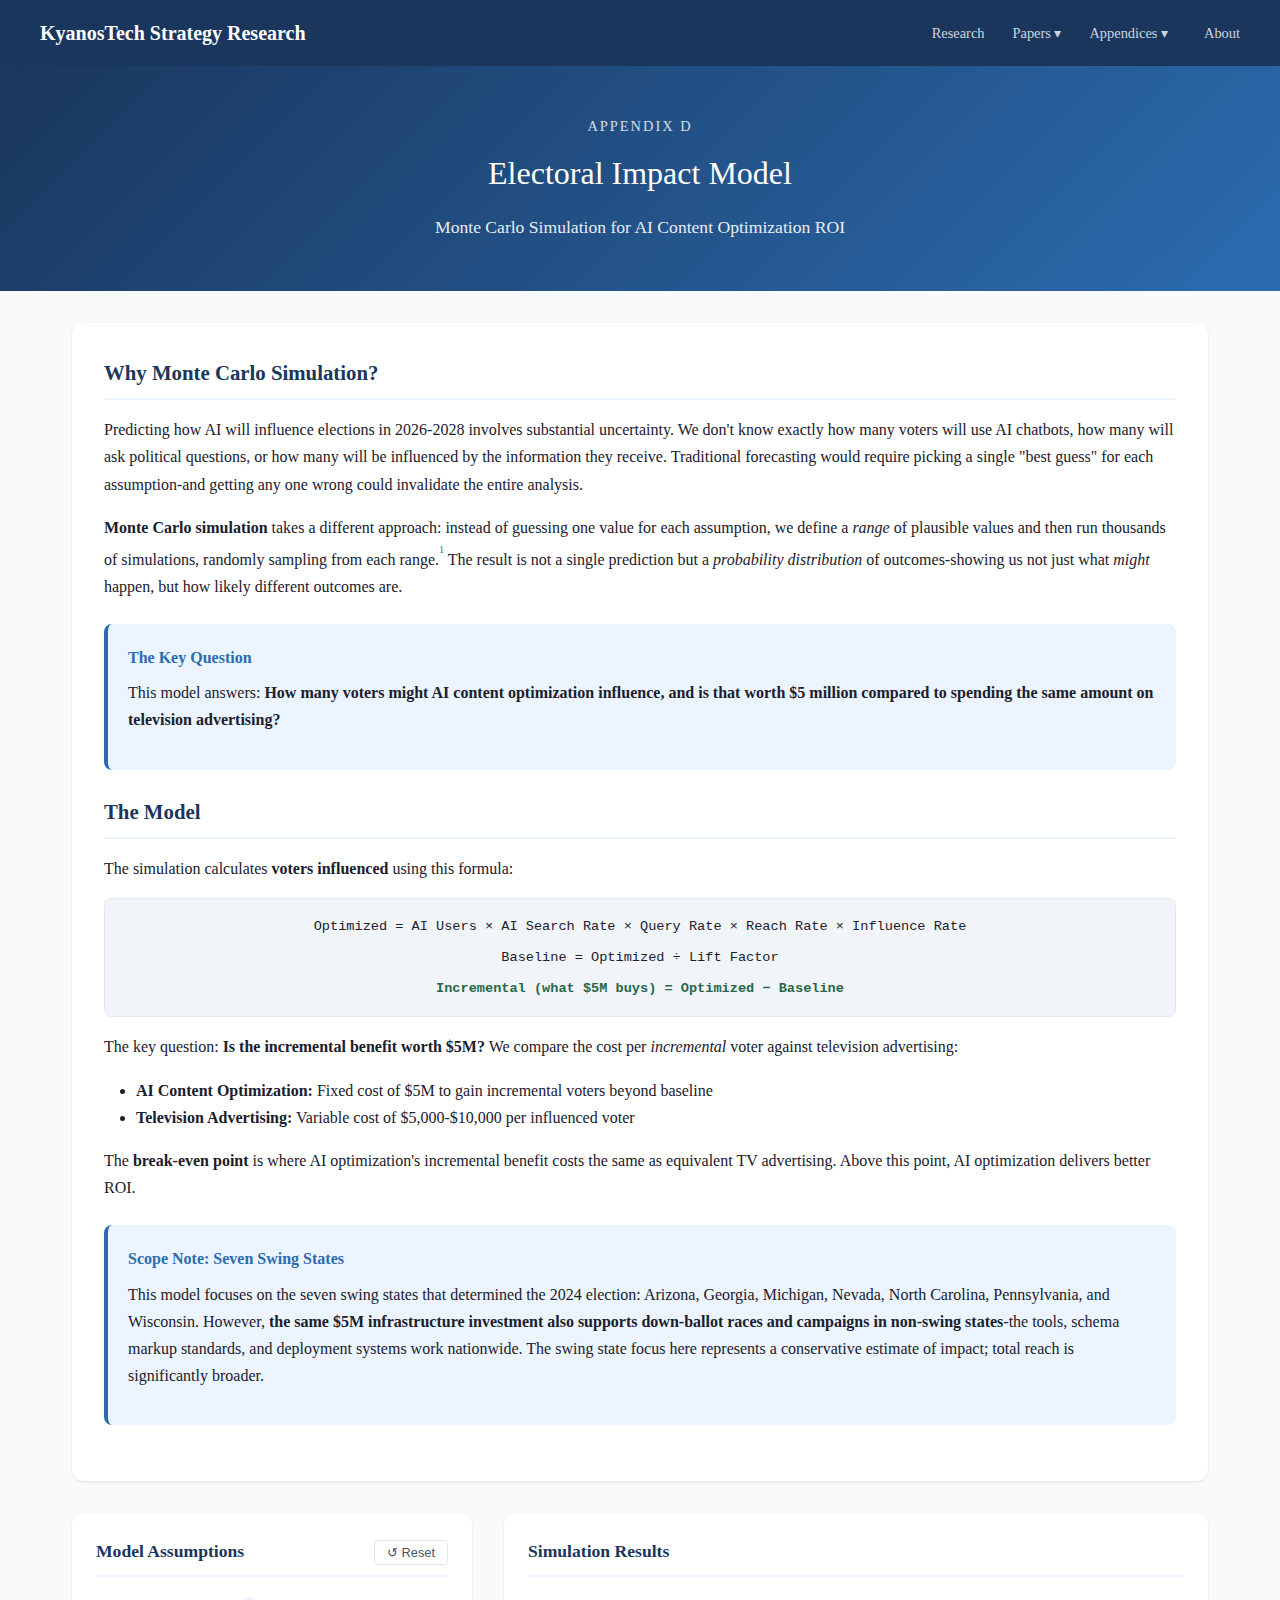
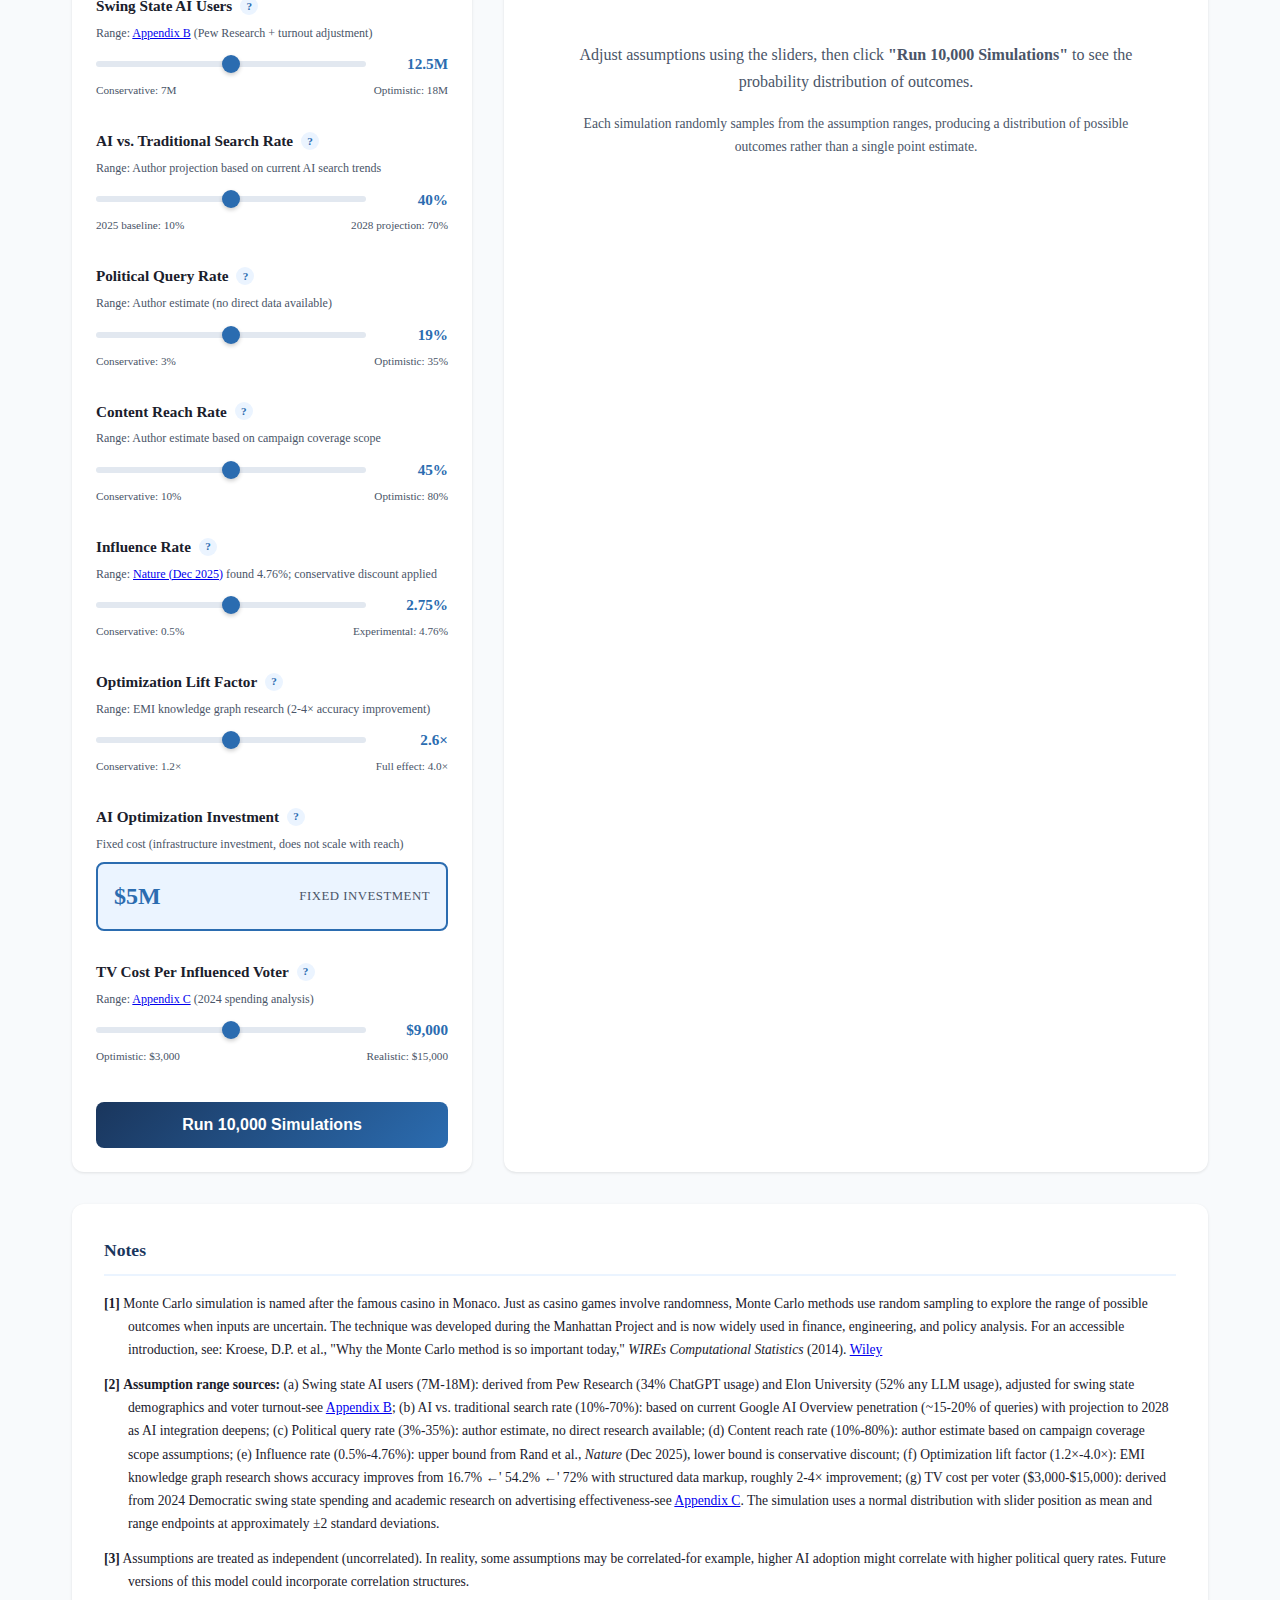
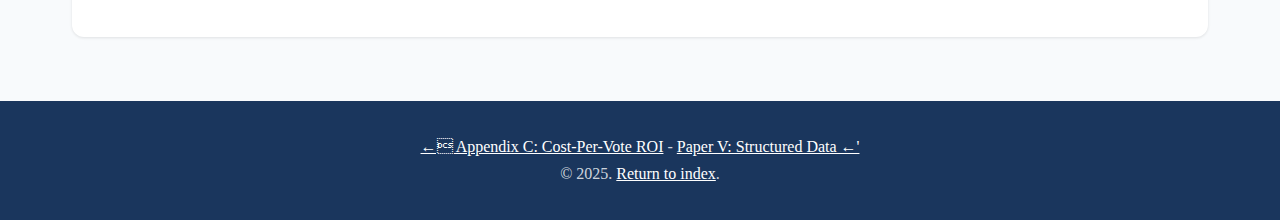
<file: appendices/appendix-d-monte-carlo.html>
<!DOCTYPE html>
<html lang="en">
<head>
    <meta charset="UTF-8">
    <meta name="viewport" content="width=device-width, initial-scale=1.0">
    <title>Appendix D: Electoral Impact Model - Monte Carlo Simulation</title>
    <style>
        :root {
            --primary-blue: #1a365d;
            --accent-blue: #2b6cb0;
            --light-blue: #ebf4ff;
            --success-green: #276749;
            --success-light: #c6f6d5;
            --warning-amber: #c05621;
            --warning-light: #feebc8;
            --danger-red: #c53030;
            --danger-light: #fed7d7;
            --text-dark: #1a202c;
            --text-medium: #4a5568;
            --border-color: #e2e8f0;
            --background: #f8fafc;
        }

        * { margin: 0; padding: 0; box-sizing: border-box; }
        
        body {
            font-family: 'Georgia', serif;
            background: var(--background);
            color: var(--text-dark);
            line-height: 1.7;
        }

        .site-header {
            background: var(--primary-blue);
            padding: 1rem 2rem;
            position: sticky;
            top: 0;
            z-index: 100;
        }

        .site-header-inner {
            max-width: 1200px;
            margin: 0 auto;
            display: flex;
            justify-content: space-between;
            align-items: center;
        }

        .site-logo {
            color: white;
            font-size: 1.25rem;
            font-weight: bold;
            text-decoration: none;
        }

        .site-nav a {
            color: rgba(255,255,255,0.8);
            text-decoration: none;
            margin-left: 2rem;
            font-size: 0.9rem;
        }

        .paper-header {
            background: linear-gradient(135deg, var(--primary-blue) 0%, var(--accent-blue) 100%);
            color: white;
            padding: 3rem 2rem;
            text-align: center;
        }

        .paper-header-inner {
            max-width: 800px;
            margin: 0 auto;
        }

        .paper-series {
            font-size: 0.9rem;
            text-transform: uppercase;
            letter-spacing: 2px;
            opacity: 0.8;
            margin-bottom: 0.5rem;
        }

        .paper-title {
            font-size: 2rem;
            margin-bottom: 0.75rem;
            font-weight: normal;
        }

        .paper-subtitle {
            font-size: 1.1rem;
            opacity: 0.9;
        }

        .container {
            max-width: 1200px;
            margin: 0 auto;
            padding: 2rem;
        }

        .intro-section {
            background: white;
            padding: 2rem;
            border-radius: 12px;
            margin-bottom: 2rem;
            box-shadow: 0 1px 3px rgba(0,0,0,0.1);
        }

        .intro-section h2 {
            color: var(--primary-blue);
            font-size: 1.3rem;
            margin-bottom: 1rem;
            padding-bottom: 0.5rem;
            border-bottom: 2px solid var(--light-blue);
        }

        .intro-section p {
            margin-bottom: 1rem;
        }

        .callout {
            padding: 1.25rem;
            border-radius: 8px;
            margin: 1.5rem 0;
        }

        .callout-info {
            background: var(--light-blue);
            border-left: 4px solid var(--accent-blue);
        }

        .callout-label {
            font-weight: bold;
            color: var(--accent-blue);
            margin-bottom: 0.5rem;
        }

        .grid {
            display: grid;
            grid-template-columns: 400px 1fr;
            gap: 2rem;
        }

        @media (max-width: 900px) {
            .grid {
                grid-template-columns: 1fr;
            }
        }

        .panel {
            background: white;
            border-radius: 12px;
            padding: 1.5rem;
            box-shadow: 0 1px 3px rgba(0,0,0,0.1);
        }

        .panel h2 {
            color: var(--primary-blue);
            font-size: 1.1rem;
            margin-bottom: 1rem;
            padding-bottom: 0.5rem;
            border-bottom: 2px solid var(--light-blue);
            display: flex;
            justify-content: space-between;
            align-items: center;
        }

        .reset-btn {
            background: transparent;
            border: 1px solid var(--border-color);
            padding: 4px 12px;
            border-radius: 4px;
            font-size: 0.8rem;
            color: var(--text-medium);
            cursor: pointer;
            transition: all 0.2s;
        }

        .reset-btn:hover {
            background: var(--light-blue);
            border-color: var(--accent-blue);
            color: var(--accent-blue);
        }

        .assumption {
            margin-bottom: 1.75rem;
            position: relative;
        }

        .assumption-header {
            display: flex;
            align-items: center;
            gap: 0.5rem;
            margin-bottom: 0.25rem;
        }

        .assumption label {
            font-weight: 600;
            font-size: 0.95rem;
            color: var(--text-dark);
        }

        .help-icon {
            width: 18px;
            height: 18px;
            background: var(--light-blue);
            border-radius: 50%;
            display: inline-flex;
            align-items: center;
            justify-content: center;
            font-size: 0.7rem;
            font-weight: bold;
            color: var(--accent-blue);
            cursor: help;
            position: relative;
        }

        .help-tooltip {
            position: absolute;
            bottom: calc(100% + 8px);
            left: 50%;
            transform: translateX(-50%);
            width: 280px;
            background: var(--primary-blue);
            color: white;
            padding: 1rem;
            border-radius: 8px;
            font-size: 0.85rem;
            font-weight: normal;
            line-height: 1.5;
            z-index: 100;
            opacity: 0;
            visibility: hidden;
            transition: opacity 0.2s, visibility 0.2s;
            box-shadow: 0 4px 12px rgba(0,0,0,0.2);
        }

        .help-tooltip::after {
            content: '';
            position: absolute;
            top: 100%;
            left: 50%;
            transform: translateX(-50%);
            border: 8px solid transparent;
            border-top-color: var(--primary-blue);
        }

        .help-icon:hover .help-tooltip {
            opacity: 1;
            visibility: visible;
        }

        .help-tooltip strong {
            display: block;
            margin-bottom: 0.5rem;
            font-size: 0.9rem;
        }

        .assumption .source {
            font-size: 0.75rem;
            color: var(--text-medium);
            margin-bottom: 0.5rem;
        }

        .slider-container {
            display: flex;
            align-items: center;
            gap: 0.75rem;
        }

        .slider-container input[type="range"] {
            flex: 1;
            height: 6px;
            -webkit-appearance: none;
            background: var(--border-color);
            border-radius: 3px;
            outline: none;
        }

        .slider-container input[type="range"]::-webkit-slider-thumb {
            -webkit-appearance: none;
            width: 18px;
            height: 18px;
            background: var(--accent-blue);
            border-radius: 50%;
            cursor: pointer;
            box-shadow: 0 2px 4px rgba(0,0,0,0.2);
        }

        .slider-value {
            min-width: 70px;
            text-align: right;
            font-weight: 600;
            color: var(--accent-blue);
            font-size: 0.95rem;
        }

        .range-labels {
            display: flex;
            justify-content: space-between;
            font-size: 0.7rem;
            color: var(--text-medium);
            margin-top: 0.25rem;
        }

        .fixed-value-display {
            background: var(--light-blue);
            border: 2px solid var(--accent-blue);
            border-radius: 8px;
            padding: 0.75rem 1rem;
            display: flex;
            justify-content: space-between;
            align-items: center;
            margin-top: 0.5rem;
        }

        .fixed-value {
            font-size: 1.5rem;
            font-weight: 700;
            color: var(--accent-blue);
        }

        .fixed-label {
            font-size: 0.8rem;
            color: var(--text-medium);
            text-transform: uppercase;
            letter-spacing: 0.5px;
        }

        .btn {
            background: linear-gradient(135deg, var(--primary-blue), var(--accent-blue));
            color: white;
            border: none;
            padding: 14px 24px;
            border-radius: 8px;
            font-size: 1rem;
            font-weight: 600;
            cursor: pointer;
            width: 100%;
            margin-top: 0.5rem;
            transition: transform 0.2s, box-shadow 0.2s;
        }

        .btn:hover {
            transform: translateY(-2px);
            box-shadow: 0 4px 12px rgba(26, 54, 93, 0.3);
        }

        .btn:active {
            transform: translateY(0);
        }

        .formula-box {
            background: #f1f5f9;
            border: 1px solid var(--border-color);
            border-radius: 8px;
            padding: 1rem;
            margin: 1rem 0;
            font-family: 'Monaco', 'Consolas', monospace;
            font-size: 0.85rem;
            text-align: center;
        }

        .results-grid {
            display: grid;
            grid-template-columns: repeat(3, 1fr);
            gap: 1rem;
            margin-bottom: 1.5rem;
        }

        @media (max-width: 600px) {
            .results-grid {
                grid-template-columns: 1fr;
            }
        }

        .metric-card {
            background: var(--light-blue);
            padding: 1.25rem;
            border-radius: 8px;
            text-align: center;
        }

        .metric-card.success { background: var(--success-light); }
        .metric-card.warning { background: var(--warning-light); }
        .metric-card.danger { background: var(--danger-light); }

        .metric-value {
            font-size: 1.75rem;
            font-weight: 700;
            color: var(--primary-blue);
        }

        .metric-card.success .metric-value { color: var(--success-green); }
        .metric-card.warning .metric-value { color: var(--warning-amber); }
        .metric-card.danger .metric-value { color: var(--danger-red); }

        .metric-label {
            font-size: 0.8rem;
            color: var(--text-medium);
            margin-top: 0.25rem;
        }

        .comparison-table {
            width: 100%;
            border-collapse: collapse;
            margin: 1.5rem 0;
            font-size: 0.9rem;
        }

        .comparison-table th, .comparison-table td {
            padding: 0.75rem;
            text-align: left;
            border-bottom: 1px solid var(--border-color);
        }

        .comparison-table th {
            background: var(--primary-blue);
            color: white;
            font-weight: 600;
        }

        .comparison-table tr.highlight {
            background: var(--success-light);
            font-weight: 600;
        }

        .comparison-table tr.danger {
            background: var(--danger-light);
        }

        .histogram-section h3 {
            font-size: 0.95rem;
            color: var(--text-medium);
            margin-bottom: 0.75rem;
        }

        .histogram {
            height: 200px;
            display: flex;
            align-items: flex-end;
            gap: 1px;
            padding: 1rem 0;
            border-bottom: 2px solid var(--border-color);
            position: relative;
        }

        .histogram-bar {
            flex: 1;
            background: var(--accent-blue);
            border-radius: 2px 2px 0 0;
            min-width: 3px;
            transition: height 0.3s ease;
            opacity: 0.7;
        }

        .histogram-bar.above-breakeven {
            background: var(--success-green);
            opacity: 1;
        }

        .breakeven-line {
            position: absolute;
            bottom: 0;
            height: 100%;
            width: 2px;
            background: var(--danger-red);
            z-index: 10;
        }

        .breakeven-label {
            position: absolute;
            bottom: 100%;
            transform: translateX(-50%);
            background: var(--danger-red);
            color: white;
            padding: 3px 8px;
            border-radius: 4px;
            font-size: 0.7rem;
            white-space: nowrap;
        }

        .histogram-labels {
            display: flex;
            justify-content: space-between;
            font-size: 0.75rem;
            color: var(--text-medium);
            margin-top: 0.5rem;
        }

        .interpretation {
            margin-top: 1.5rem;
            padding: 1.25rem;
            background: var(--success-light);
            border-radius: 8px;
            border-left: 4px solid var(--success-green);
        }

        .interpretation.warning {
            background: var(--warning-light);
            border-left-color: var(--warning-amber);
        }

        .interpretation h3 {
            font-size: 1rem;
            color: var(--success-green);
            margin-bottom: 0.5rem;
        }

        .interpretation.warning h3 {
            color: var(--warning-amber);
        }

        .interpretation p {
            font-size: 0.95rem;
            color: var(--text-dark);
        }

        .footnote {
            font-size: 0.8rem;
            color: var(--text-medium);
            margin-top: 1.5rem;
            padding-top: 1rem;
            border-top: 1px solid var(--border-color);
        }

        .loading {
            text-align: center;
            padding: 3rem;
            color: var(--text-medium);
        }

        @keyframes spin {
            to { transform: rotate(360deg); }
        }

        .spinner {
            width: 40px;
            height: 40px;
            border: 4px solid var(--border-color);
            border-top-color: var(--accent-blue);
            border-radius: 50%;
            animation: spin 1s linear infinite;
            margin: 0 auto 1rem;
        }

        .site-footer {
            background: var(--primary-blue);
            color: rgba(255,255,255,0.8);
            padding: 2rem;
            margin-top: 2rem;
            text-align: center;
        }

        .site-footer a { color: white; }

        .fn-ref {
            font-size: 0.75em;
            vertical-align: super;
            color: var(--accent-blue);
            text-decoration: none;
        }

        .footnotes-section {
            background: white;
            padding: 2rem;
            border-radius: 12px;
            margin-top: 2rem;
            box-shadow: 0 1px 3px rgba(0,0,0,0.1);
        }

        .footnotes-section h2 {
            color: var(--primary-blue);
            font-size: 1.1rem;
            margin-bottom: 1rem;
            padding-bottom: 0.5rem;
            border-bottom: 2px solid var(--light-blue);
        }

        .footnote-item {
            font-size: 0.85rem;
            margin-bottom: 0.75rem;
            padding-left: 1.5rem;
            text-indent: -1.5rem;
        }
    
        /* Dropdown Navigation */
        .nav-dropdown { position: relative; display: inline-block; }
        .nav-dropdown-trigger { color: rgba(255,255,255,0.8); cursor: pointer; margin-left: 1.5rem; font-size: 0.9rem; }
        .nav-dropdown-content { display: none; position: absolute; top: 100%; left: 0; background: #1a2a3a; min-width: 280px; box-shadow: 0 4px 12px rgba(0,0,0,0.3); border-radius: 4px; padding: 0.5rem 0; z-index: 200; padding-top: 0.75rem; }
        .nav-dropdown::before { content: ''; position: absolute; top: 100%; left: 0; right: 0; height: 0.75rem; }
        .nav-dropdown:hover .nav-dropdown-content { display: block; }
        .nav-dropdown-content a { display: block; padding: 0.5rem 1rem; white-space: nowrap; font-size: 0.8125rem; color: rgba(255,255,255,0.8); border-left: 3px solid transparent; margin: 0; }
        .nav-dropdown-content a:hover { background: #2c4a6e; color: white; border-left-color: #4a90d9; }

    </style>
</head>
<body>
    <header class="site-header">
        <div class="site-header-inner">
            <a href="index.html" class="site-logo">KyanosTech Strategy Research</a>
                        <nav class="site-nav">
                <a href="../index.html">Research</a>
                <div class="nav-dropdown">
                    <span class="nav-dropdown-trigger">Papers ▾</span>
                    <div class="nav-dropdown-content">
                        <a href="../papers/paper-1-synthesis.html">I. The Case for Progressive AI Infrastructure</a>
                        <a href="../papers/paper-2-gatekeeper.html">II. AI as the New Information Gatekeeper</a>
                        <a href="../papers/paper-3-structural-alignment.html">III. Evidence Asymmetry and Structural Alignment</a>
                        <a href="../papers/paper-4-neutrality.html">IV. The Impossibility of Political Neutrality</a>
                        <a href="../papers/paper-5-structured-data.html">V. Structured Data as Independent Value</a>
                        <a href="../papers/paper-6-technical-pathways.html">VI. Technical Pathways to AI Visibility</a>
                    </div>
                </div>
                <div class="nav-dropdown">
                    <span class="nav-dropdown-trigger">Appendices ▾</span>
                    <div class="nav-dropdown-content">
                        <a href="appendix-a-market-dynamics.html">A. Market Dynamics</a>
                        <a href="appendix-b-voter-ai-usage.html">B. Voter AI Usage Projections</a>
                        <a href="appendix-c-cost-per-vote-roi.html">C. Cost-Per-Vote ROI Analysis</a>
                        <a href="appendix-d-monte-carlo.html">D. Monte Carlo Simulation</a>
                        <a href="appendix-e-workflow-demo.html">E. Campaign Workflow Demo</a>
                        <a href="appendix-f-demographic-convergence.html">F. Demographic Convergence</a>
                    </div>
                </div>
                <a href="../about.html">About</a>
            </nav>
        </div>
    </header>

    <div class="paper-header">
        <div class="paper-header-inner">
            <div class="paper-series">Appendix D</div>
            <h1 class="paper-title">Electoral Impact Model</h1>
            <p class="paper-subtitle">Monte Carlo Simulation for AI Content Optimization ROI</p>
        </div>
    </div>

    <div class="container">
        <div class="intro-section">
            <h2>Why Monte Carlo Simulation?</h2>
            
            <p>Predicting how AI will influence elections in 2026-2028 involves substantial uncertainty. We don't know exactly how many voters will use AI chatbots, how many will ask political questions, or how many will be influenced by the information they receive. Traditional forecasting would require picking a single "best guess" for each assumption-and getting any one wrong could invalidate the entire analysis.</p>

            <p><strong>Monte Carlo simulation</strong> takes a different approach: instead of guessing one value for each assumption, we define a <em>range</em> of plausible values and then run thousands of simulations, randomly sampling from each range.<sup><a href="#fn1" class="fn-ref">1</a></sup> The result is not a single prediction but a <em>probability distribution</em> of outcomes-showing us not just what <em>might</em> happen, but how likely different outcomes are.</p>

            <div class="callout callout-info">
                <div class="callout-label">The Key Question</div>
                <p>This model answers: <span class="highlight"><strong>How many voters might AI content optimization influence, and is that worth $5 million compared to spending the same amount on television advertising?</strong></span></p>
            </div>

            <h2>The Model</h2>

            <p>The simulation calculates <strong>voters influenced</strong> using this formula:</p>

            <div class="formula-box">
                <div>Optimized = AI Users × AI Search Rate × Query Rate × Reach Rate × Influence Rate</div>
                <div style="margin-top: 0.5rem;">Baseline = Optimized ÷ Lift Factor</div>
                <div style="margin-top: 0.5rem; font-weight: bold; color: var(--success-green);">Incremental (what $5M buys) = Optimized − Baseline</div>
            </div>

            <p>The key question: <strong>Is the incremental benefit worth $5M?</strong> We compare the cost per <em>incremental</em> voter against television advertising:</p>

            <ul style="margin: 1rem 0 1rem 2rem;">
                <li><strong>AI Content Optimization:</strong> Fixed cost of $5M to gain incremental voters beyond baseline</li>
                <li><strong>Television Advertising:</strong> Variable cost of $5,000-$10,000 per influenced voter</li>
            </ul>

            <p>The <strong>break-even point</strong> is where AI optimization's incremental benefit costs the same as equivalent TV advertising. Above this point, AI optimization delivers better ROI.</p>

            <div class="callout callout-info">
                <div class="callout-label">Scope Note: Seven Swing States</div>
                <p>This model focuses on the seven swing states that determined the 2024 election: Arizona, Georgia, Michigan, Nevada, North Carolina, Pennsylvania, and Wisconsin. However, <strong>the same $5M infrastructure investment also supports down-ballot races and campaigns in non-swing states</strong>-the tools, schema markup standards, and deployment systems work nationwide. The swing state focus here represents a conservative estimate of impact; total reach is significantly broader.</p>
            </div>
        </div>

        <div class="grid">
            <div class="panel">
                <h2>
                    Model Assumptions
                    <button class="reset-btn" onclick="resetToDefaults()">↺ Reset</button>
                </h2>

                <div class="assumption">
                    <div class="assumption-header">
                        <label>Swing State AI Users</label>
                        <span class="help-icon">?
                            <span class="help-tooltip">
                                <strong>What this means:</strong>
                                The number of voters in the seven swing states (AZ, GA, MI, NC, NV, PA, WI) who have used an AI chatbot like ChatGPT, Claude, or Perplexity.
                                <br><br>
                                <strong>Range source:</strong>
                                Conservative estimate (7M) assumes lower ChatGPT-only usage; optimistic (18M) includes all LLM platforms. See <a href="appendix-b-voter-ai-usage.html" style="color: #a0c4ff;">Appendix B, Section IV</a> for detailed methodology.
                            </span>
                        </span>
                    </div>
                    <div class="source">Range: <a href="appendix-b-voter-ai-usage.html">Appendix B</a> (Pew Research + turnout adjustment)</div>
                    <div class="slider-container">
                        <input type="range" id="ai-users" min="7" max="18" step="0.5" value="12.5">
                        <span class="slider-value" id="ai-users-value">11.5M</span>
                    </div>
                    <div class="range-labels">
                        <span>Conservative: 7M</span>
                        <span>Optimistic: 18M</span>
                    </div>
                </div>

                <div class="assumption">
                    <div class="assumption-header">
                        <label>AI vs. Traditional Search Rate</label>
                        <span class="help-icon">?
                            <span class="help-tooltip">
                                <strong>What this means:</strong>
                                Of voters who research candidates online, what percentage use AI chatbots vs. traditional search engines like Google?
                                <br><br>
                                <strong>Range source:</strong>
                                Currently ~15-20% of searches include AI-generated answers (Google AI Overviews, Bing Copilot). By 2028, this could reach 40-60% as AI integration deepens. Conservative estimate assumes slow adoption; optimistic assumes rapid shift.
                            </span>
                        </span>
                    </div>
                    <div class="source">Range: Author projection based on current AI search trends</div>
                    <div class="slider-container">
                        <input type="range" id="ai-search-rate" min="10" max="70" step="5" value="40">
                        <span class="slider-value" id="ai-search-rate-value">35%</span>
                    </div>
                    <div class="range-labels">
                        <span>2025 baseline: 10%</span>
                        <span>2028 projection: 70%</span>
                    </div>
                </div>

                <div class="assumption">
                    <div class="assumption-header">
                        <label>Political Query Rate</label>
                        <span class="help-icon">?
                            <span class="help-tooltip">
                                <strong>What this means:</strong>
                                Of all AI users, what percentage will ask political questions about candidates, issues, or voting during the campaign?
                                <br><br>
                                <strong>Range source:</strong>
                                No direct research exists. Range reflects author judgment: 3% assumes most users never ask political questions; 35% assumes election-season surge in political queries. This is the highest-uncertainty assumption.
                            </span>
                        </span>
                    </div>
                    <div class="source">Range: Author estimate (no direct data available)</div>
                    <div class="slider-container">
                        <input type="range" id="query-rate" min="3" max="35" step="1" value="19">
                        <span class="slider-value" id="query-rate-value">15%</span>
                    </div>
                    <div class="range-labels">
                        <span>Conservative: 3%</span>
                        <span>Optimistic: 35%</span>
                    </div>
                </div>

                <div class="assumption">
                    <div class="assumption-header">
                        <label>Content Reach Rate</label>
                        <span class="help-icon">?
                            <span class="help-tooltip">
                                <strong>What this means:</strong>
                                Of voters asking political questions, what percentage would receive improved information because of structured data optimization?
                                <br><br>
                                <strong>Range source:</strong>
                                Depends on campaign coverage breadth. 10% assumes only top-tier races are optimized; 80% assumes comprehensive coverage including down-ballot races. Author estimate based on typical campaign digital investment patterns.
                            </span>
                        </span>
                    </div>
                    <div class="source">Range: Author estimate based on campaign coverage scope</div>
                    <div class="slider-container">
                        <input type="range" id="reach-rate" min="10" max="80" step="5" value="45">
                        <span class="slider-value" id="reach-rate-value">50%</span>
                    </div>
                    <div class="range-labels">
                        <span>Conservative: 10%</span>
                        <span>Optimistic: 80%</span>
                    </div>
                </div>

                <div class="assumption">
                    <div class="assumption-header">
                        <label>Influence Rate</label>
                        <span class="help-icon">?
                            <span class="help-tooltip">
                                <strong>What this means:</strong>
                                Of voters who receive improved information, what percentage shift their vote as a result?
                                <br><br>
                                <strong>Range source:</strong>
                                Upper bound (4.76%) from Rand et al., <em>Nature</em> (Dec 2025), which found AI chatbots shifted 1 in 21 voters. Lower bound (0.5%) is a conservative discount assuming information accuracy has smaller effect than active persuasion.
                            </span>
                        </span>
                    </div>
                    <div class="source">Range: <a href="https://www.nature.com/articles/d41586-025-03975-9">Nature (Dec 2025)</a> found 4.76%; conservative discount applied</div>
                    <div class="slider-container">
                        <input type="range" id="influence-rate" min="0.5" max="5" step="0.25" value="2.75">
                        <span class="slider-value" id="influence-rate-value">2.5%</span>
                    </div>
                    <div class="range-labels">
                        <span>Conservative: 0.5%</span>
                        <span>Experimental: 4.76%</span>
                    </div>
                </div>

                <div class="assumption">
                    <div class="assumption-header">
                        <label>Optimization Lift Factor</label>
                        <span class="help-icon">?
                            <span class="help-tooltip">
                                <strong>What this means:</strong>
                                How much more effective is AI-optimized content (with structured data markup) at influencing voters compared to unoptimized baseline content?
                                <br><br>
                                <strong>Why it matters:</strong>
                                Chatbots already read campaign websites without optimization. This factor captures the <em>incremental benefit</em> of the $5M investment-the improvement over doing nothing.
                                <br><br>
                                <strong>Range source:</strong>
                                EMI research shows knowledge graph accuracy improves from 16.7% ←' 54.2% ←' 72% with structured data (roughly 2-4× improvement). Conservative estimate assumes modest lift; optimistic assumes full knowledge graph effect.
                            </span>
                        </span>
                    </div>
                    <div class="source">Range: EMI knowledge graph research (2-4× accuracy improvement)</div>
                    <div class="slider-container">
                        <input type="range" id="lift-factor" min="1.2" max="4" step="0.1" value="2.6">
                        <span class="slider-value" id="lift-factor-value">2.0×</span>
                    </div>
                    <div class="range-labels">
                        <span>Conservative: 1.2×</span>
                        <span>Full effect: 4.0×</span>
                    </div>
                </div>

                <div class="assumption">
                    <div class="assumption-header">
                        <label>AI Optimization Investment</label>
                        <span class="help-icon">?
                            <span class="help-tooltip">
                                <strong>What this means:</strong>
                                The total investment in building structured data infrastructure, tools, and deployment for campaign content optimization.
                                <br><br>
                                <strong>Why it's fixed:</strong>
                                This is infrastructure investment that must happen early in the election cycle. The cost is primarily product development and doesn't scale with the number of voters reached-unlike TV advertising, which is a variable cost.
                            </span>
                        </span>
                    </div>
                    <div class="source">Fixed cost (infrastructure investment, does not scale with reach)</div>
                    <div class="fixed-value-display">
                        <span class="fixed-value">$5M</span>
                        <span class="fixed-label">Fixed Investment</span>
                    </div>
                </div>

                <div class="assumption">
                    <div class="assumption-header">
                        <label>TV Cost Per Influenced Voter</label>
                        <span class="help-icon">?
                            <span class="help-tooltip">
                                <strong>What this means:</strong>
                                The cost of television advertising required to influence one voter's decision.
                                <br><br>
                                <strong>Range source:</strong>
                                Based on 2024 swing state spending ($1.6B Democratic) and academic research on advertising effectiveness (0.5-1% persuasion rate). See <a href="appendix-c-cost-per-vote-roi.html" style="color: #a0c4ff;">Appendix C, Section III</a> for detailed calculations.
                            </span>
                        </span>
                    </div>
                    <div class="source">Range: <a href="appendix-c-cost-per-vote-roi.html">Appendix C</a> (2024 spending analysis)</div>
                    <div class="slider-container">
                        <input type="range" id="tv-cost" min="3000" max="15000" step="500" value="9000">
                        <span class="slider-value" id="tv-cost-value">$7,500</span>
                    </div>
                    <div class="range-labels">
                        <span>Optimistic: $3,000</span>
                        <span>Realistic: $15,000</span>
                    </div>
                </div>

                <button class="btn" onclick="runSimulation()">Run 10,000 Simulations</button>
            </div>

            <div class="panel">
                <h2>Simulation Results</h2>

                <div id="results-container">
                    <div class="loading">
                        <p style="margin-bottom: 1rem;">Adjust assumptions using the sliders, then click <strong>"Run 10,000 Simulations"</strong> to see the probability distribution of outcomes.</p>
                        <p style="font-size: 0.85rem; color: var(--text-medium);">Each simulation randomly samples from the assumption ranges, producing a distribution of possible outcomes rather than a single point estimate.</p>
                    </div>
                </div>
            </div>
        </div>

        <div class="footnotes-section">
            <h2>Notes</h2>
            
            <p class="footnote-item" id="fn1"><strong>[1]</strong> Monte Carlo simulation is named after the famous casino in Monaco. Just as casino games involve randomness, Monte Carlo methods use random sampling to explore the range of possible outcomes when inputs are uncertain. The technique was developed during the Manhattan Project and is now widely used in finance, engineering, and policy analysis. For an accessible introduction, see: Kroese, D.P. et al., "Why the Monte Carlo method is so important today," <em>WIREs Computational Statistics</em> (2014). <a href="https://onlinelibrary.wiley.com/doi/10.1002/wics.1314" target="_blank">Wiley</a></p>

            <p class="footnote-item" id="fn2"><strong>[2]</strong> <strong>Assumption range sources:</strong> (a) Swing state AI users (7M-18M): derived from Pew Research (34% ChatGPT usage) and Elon University (52% any LLM usage), adjusted for swing state demographics and voter turnout-see <a href="appendix-b-voter-ai-usage.html">Appendix B</a>; (b) AI vs. traditional search rate (10%-70%): based on current Google AI Overview penetration (~15-20% of queries) with projection to 2028 as AI integration deepens; (c) Political query rate (3%-35%): author estimate, no direct research available; (d) Content reach rate (10%-80%): author estimate based on campaign coverage scope assumptions; (e) Influence rate (0.5%-4.76%): upper bound from Rand et al., <em>Nature</em> (Dec 2025), lower bound is conservative discount; (f) Optimization lift factor (1.2×-4.0×): EMI knowledge graph research shows accuracy improves from 16.7% ←' 54.2% ←' 72% with structured data markup, roughly 2-4× improvement; (g) TV cost per voter ($3,000-$15,000): derived from 2024 Democratic swing state spending and academic research on advertising effectiveness-see <a href="appendix-c-cost-per-vote-roi.html">Appendix C</a>. The simulation uses a normal distribution with slider position as mean and range endpoints at approximately ±2 standard deviations.</p>

            <p class="footnote-item" id="fn3"><strong>[3]</strong> Assumptions are treated as independent (uncorrelated). In reality, some assumptions may be correlated-for example, higher AI adoption might correlate with higher political query rates. Future versions of this model could incorporate correlation structures.</p>
        </div>
    </div>

    <footer class="site-footer">
        <div class="site-footer-inner">
            <p><a href="appendix-c-cost-per-vote-roi.html">← Appendix C: Cost-Per-Vote ROI</a>  -  <a href="paper-5-structured-data.html">Paper V: Structured Data ←'</a></p>
            <p>© 2025. <a href="index.html">Return to index</a>.</p>
        </div>
    </footer>

    <script>
        // Default values (matching paper assumptions - midpoints)
        const DEFAULTS = {
            'ai-users': 11.5,
            'ai-search-rate': 35,
            'query-rate': 15,
            'reach-rate': 50,
            'influence-rate': 2.5,
            'lift-factor': 2.0,
            'tv-cost': 7500
        };

        // Fixed investment (infrastructure cost)
        const FIXED_INVESTMENT = 5000000;

        // Update displays
        function updateDisplays() {
            document.getElementById('ai-users-value').textContent = 
                parseFloat(document.getElementById('ai-users').value).toFixed(1) + 'M';
            document.getElementById('ai-search-rate-value').textContent = 
                document.getElementById('ai-search-rate').value + '%';
            document.getElementById('query-rate-value').textContent = 
                document.getElementById('query-rate').value + '%';
            document.getElementById('reach-rate-value').textContent = 
                document.getElementById('reach-rate').value + '%';
            document.getElementById('influence-rate-value').textContent = 
                parseFloat(document.getElementById('influence-rate').value).toFixed(2) + '%';
            document.getElementById('lift-factor-value').textContent = 
                parseFloat(document.getElementById('lift-factor').value).toFixed(1) + '×';
            document.getElementById('tv-cost-value').textContent = 
                '$' + parseInt(document.getElementById('tv-cost').value).toLocaleString();
        }

        function resetToDefaults() {
            Object.keys(DEFAULTS).forEach(id => {
                document.getElementById(id).value = DEFAULTS[id];
            });
            updateDisplays();
        }

        // Add event listeners
        document.querySelectorAll('input[type="range"]').forEach(input => {
            input.addEventListener('input', updateDisplays);
        });

        // Normal distribution sampling (Box-Muller)
        function normalRandom(mean, stdDev) {
            let u1 = Math.random();
            let u2 = Math.random();
            let z = Math.sqrt(-2 * Math.log(u1)) * Math.cos(2 * Math.PI * u2);
            return mean + z * stdDev;
        }

        function clamp(value, min, max) {
            return Math.max(min, Math.min(max, value));
        }

        function runSimulation() {
            const container = document.getElementById('results-container');
            container.innerHTML = '<div class="loading"><div class="spinner"></div><p>Running 10,000 simulations...</p></div>';

            setTimeout(() => {
                // Get current slider values as means
                const aiUsersMean = parseFloat(document.getElementById('ai-users').value) * 1000000;
                const aiSearchRateMean = parseFloat(document.getElementById('ai-search-rate').value) / 100;
                const queryRateMean = parseFloat(document.getElementById('query-rate').value) / 100;
                const reachRateMean = parseFloat(document.getElementById('reach-rate').value) / 100;
                const influenceRateMean = parseFloat(document.getElementById('influence-rate').value) / 100;
                const liftFactorMean = parseFloat(document.getElementById('lift-factor').value);
                const investment = FIXED_INVESTMENT;
                const tvCost = parseFloat(document.getElementById('tv-cost').value);

                // Define ranges for std dev calculation (±2Ïƒ covers ~95%)
                const aiUsersStd = (18 - 7) * 1000000 / 4;
                const aiSearchRateStd = (0.70 - 0.10) / 4;
                const queryRateStd = (0.35 - 0.03) / 4;
                const reachRateStd = (0.80 - 0.10) / 4;
                const influenceRateStd = (0.05 - 0.005) / 4;
                const liftFactorStd = (4.0 - 1.2) / 4;

                // Run simulations
                const N = 10000;
                const optimizedResults = [];
                const baselineResults = [];
                const incrementalResults = [];

                for (let i = 0; i < N; i++) {
                    const aiUsers = clamp(normalRandom(aiUsersMean, aiUsersStd), 5000000, 25000000);
                    const aiSearchRate = clamp(normalRandom(aiSearchRateMean, aiSearchRateStd), 0.05, 0.85);
                    const queryRate = clamp(normalRandom(queryRateMean, queryRateStd), 0.01, 0.50);
                    const reachRate = clamp(normalRandom(reachRateMean, reachRateStd), 0.05, 0.95);
                    const influenceRate = clamp(normalRandom(influenceRateMean, influenceRateStd), 0.002, 0.08);
                    const liftFactor = clamp(normalRandom(liftFactorMean, liftFactorStd), 1.1, 5.0);

                    // Optimized: with structured data and AI optimization
                    const optimized = aiUsers * aiSearchRate * queryRate * reachRate * influenceRate;
                    
                    // Baseline: without optimization (divide by lift factor)
                    const baseline = optimized / liftFactor;
                    
                    // Incremental: what the $5M investment buys
                    const incremental = optimized - baseline;

                    optimizedResults.push(optimized);
                    baselineResults.push(baseline);
                    incrementalResults.push(incremental);
                }

                // Sort for percentiles
                optimizedResults.sort((a, b) => a - b);
                baselineResults.sort((a, b) => a - b);
                incrementalResults.sort((a, b) => a - b);

                // Calculate statistics - Optimized
                const optMedian = optimizedResults[Math.floor(N / 2)];
                const optP10 = optimizedResults[Math.floor(N * 0.1)];
                const optP25 = optimizedResults[Math.floor(N * 0.25)];
                const optP75 = optimizedResults[Math.floor(N * 0.75)];
                const optP90 = optimizedResults[Math.floor(N * 0.9)];

                // Calculate statistics - Baseline
                const baseMedian = baselineResults[Math.floor(N / 2)];
                const baseP10 = baselineResults[Math.floor(N * 0.1)];
                const baseP90 = baselineResults[Math.floor(N * 0.9)];

                // Calculate statistics - Incremental
                const incMedian = incrementalResults[Math.floor(N / 2)];
                const incP10 = incrementalResults[Math.floor(N * 0.1)];
                const incP25 = incrementalResults[Math.floor(N * 0.25)];
                const incP75 = incrementalResults[Math.floor(N * 0.75)];
                const incP90 = incrementalResults[Math.floor(N * 0.9)];

                // Cost calculations - based on INCREMENTAL voters (what $5M buys)
                const aiCostPerIncrementalVoter = investment / incMedian;
                const tvCostForIncremental = incMedian * tvCost;
                const breakEvenVoters = investment / tvCost;
                const aboveBreakEven = incrementalResults.filter(r => r >= breakEvenVoters).length / N * 100;

                // Create histogram for incremental results
                const numBins = 50;
                const minVal = incrementalResults[0];
                const maxVal = incrementalResults[N - 1];
                const binWidth = (maxVal - minVal) / numBins;
                const bins = new Array(numBins).fill(0);

                incrementalResults.forEach(r => {
                    const binIndex = Math.min(Math.floor((r - minVal) / binWidth), numBins - 1);
                    bins[binIndex]++;
                });

                const maxBin = Math.max(...bins);
                const breakEvenBinIndex = Math.floor((breakEvenVoters - minVal) / binWidth);

                // Build histogram HTML
                let histogramBars = '';
                bins.forEach((count, i) => {
                    const height = (count / maxBin) * 100;
                    const isAbove = i >= breakEvenBinIndex;
                    histogramBars += `<div class="histogram-bar ${isAbove ? 'above-breakeven' : ''}" style="height: ${height}%"></div>`;
                });

                // Threshold line position
                const breakEvenPosition = Math.min(95, Math.max(5, ((breakEvenVoters - minVal) / (maxVal - minVal)) * 100));

                // Render results
                container.innerHTML = `
                    <h3 style="font-size: 1rem; color: var(--primary-blue); margin-bottom: 0.75rem;">What Does the $5M Investment Buy?</h3>
                    
                    <p style="font-size: 0.9rem; color: var(--text-medium); margin-bottom: 1rem;">Chatbots already read campaign websites without optimization. The question is: <strong>what's the incremental benefit</strong> of investing in structured data and AI optimization?</p>

                    <div class="results-grid">
                        <div class="metric-card">
                            <div class="metric-value">${Math.round(baseMedian).toLocaleString()}</div>
                            <div class="metric-label">Baseline (no optimization)</div>
                        </div>
                        <div class="metric-card success">
                            <div class="metric-value">${Math.round(optMedian).toLocaleString()}</div>
                            <div class="metric-label">With AI optimization</div>
                        </div>
                        <div class="metric-card" style="background: linear-gradient(135deg, var(--success-light), #d4edda);">
                            <div class="metric-value" style="color: var(--success-green);">+${Math.round(incMedian).toLocaleString()}</div>
                            <div class="metric-label"><strong>Incremental voters</strong> (what $5M buys)</div>
                        </div>
                    </div>

                    <h3 style="font-size: 0.95rem; color: var(--primary-blue); margin: 1.5rem 0 0.5rem;">The ROI Question: Is $5M Worth It?</h3>
                    
                    <table class="comparison-table">
                        <thead>
                            <tr>
                                <th>Metric</th>
                                <th>AI Optimization</th>
                                <th>Television Advertising</th>
                            </tr>
                        </thead>
                        <tbody>
                            <tr>
                                <td>Cost structure</td>
                                <td>Fixed: $${(investment/1000000).toFixed(0)}M</td>
                                <td>Variable: $${tvCost.toLocaleString()}/voter</td>
                            </tr>
                            <tr>
                                <td><strong>Incremental voters influenced</strong> (median)</td>
                                <td colspan="2" style="text-align: center;"><strong>${Math.round(incMedian).toLocaleString()}</strong></td>
                            </tr>
                            <tr class="${aiCostPerIncrementalVoter < tvCost ? 'highlight' : 'danger'}">
                                <td>Cost per incremental voter</td>
                                <td><strong>$${Math.round(aiCostPerIncrementalVoter).toLocaleString()}</strong></td>
                                <td><strong>$${tvCost.toLocaleString()}</strong></td>
                            </tr>
                            <tr>
                                <td>To gain ${Math.round(incMedian).toLocaleString()} incremental voters</td>
                                <td>$${(investment/1000000).toFixed(0)}M</td>
                                <td>$${(tvCostForIncremental/1000000).toFixed(1)}M</td>
                            </tr>
                            <tr class="highlight">
                                <td>Savings vs. TV (median)</td>
                                <td colspan="2" style="text-align: center;"><strong>$${((tvCostForIncremental - investment)/1000000).toFixed(1)}M</strong> (${Math.round((tvCostForIncremental - investment) / tvCostForIncremental * 100)}% less)</td>
                            </tr>
                        </tbody>
                    </table>

                    <div class="histogram-section">
                        <h3>Distribution of Incremental Voters (n=10,000 simulations)</h3>
                        <div class="histogram">
                            ${histogramBars}
                            <div class="breakeven-line" style="left: ${breakEvenPosition}%">
                                <div class="breakeven-label">Break-even: ${Math.round(breakEvenVoters).toLocaleString()} voters</div>
                            </div>
                        </div>
                        <div class="histogram-labels">
                            <span>${Math.round(minVal).toLocaleString()}</span>
                            <span>Incremental Voters (what $5M buys)</span>
                            <span>${Math.round(maxVal).toLocaleString()}</span>
                        </div>
                        <p style="font-size: 0.8rem; color: var(--text-medium); margin-top: 0.5rem;">
                            <span style="color: var(--success-green);">■ </span> Green bars: AI optimization more cost-effective than TV
                            <span style="margin-left: 1rem; color: var(--accent-blue);">■ </span> Blue bars: TV more cost-effective
                        </p>
                    </div>

                    <div class="interpretation ${aboveBreakEven >= 80 ? '' : 'warning'}">
                        <h3>${aboveBreakEven >= 80 ? '✓ Strong ROI Case' : '△ Conditional ROI'}</h3>
                        <p>${aboveBreakEven >= 80 
                            ? `In <strong>${aboveBreakEven.toFixed(1)}%</strong> of simulations, the $5M AI optimization investment delivers better ROI than equivalent TV spending. At the median, AI optimization produces <strong>${Math.round(incMedian).toLocaleString()} incremental voters</strong> at <strong>$${Math.round(aiCostPerIncrementalVoter).toLocaleString()}</strong> per voter-vs. <strong>$${tvCost.toLocaleString()}</strong> for TV. That's a <strong>${Math.round((tvCost - aiCostPerIncrementalVoter) / tvCost * 100)}% cost advantage</strong>.`
                            : `In <strong>${aboveBreakEven.toFixed(1)}%</strong> of simulations, AI optimization beats TV on cost-per-incremental-voter. Under more pessimistic assumptions, TV may be more cost-effective-but AI optimization still offers reach to voters that TV cannot access.`
                        }</p>
                    </div>

                    <h3 style="font-size: 0.95rem; color: var(--primary-blue); margin: 1.5rem 0 0.5rem;">Scenario Analysis</h3>
                    
                    <table class="comparison-table">
                        <thead>
                            <tr>
                                <th>Scenario</th>
                                <th>Baseline</th>
                                <th>Optimized</th>
                                <th>Incremental</th>
                                <th>Cost/Incremental Voter</th>
                            </tr>
                        </thead>
                        <tbody>
                            <tr>
                                <td>10th percentile (pessimistic)</td>
                                <td>${Math.round(baseP10).toLocaleString()}</td>
                                <td>${Math.round(optP10).toLocaleString()}</td>
                                <td><strong>+${Math.round(incP10).toLocaleString()}</strong></td>
                                <td>$${Math.round(investment / incP10).toLocaleString()}</td>
                            </tr>
                            <tr>
                                <td>25th percentile</td>
                                <td>-</td>
                                <td>${Math.round(optP25).toLocaleString()}</td>
                                <td><strong>+${Math.round(incP25).toLocaleString()}</strong></td>
                                <td>$${Math.round(investment / incP25).toLocaleString()}</td>
                            </tr>
                            <tr style="font-weight: 600; background: var(--success-light);">
                                <td>50th percentile (median)</td>
                                <td>${Math.round(baseMedian).toLocaleString()}</td>
                                <td>${Math.round(optMedian).toLocaleString()}</td>
                                <td><strong>+${Math.round(incMedian).toLocaleString()}</strong></td>
                                <td>$${Math.round(investment / incMedian).toLocaleString()}</td>
                            </tr>
                            <tr>
                                <td>75th percentile</td>
                                <td>-</td>
                                <td>${Math.round(optP75).toLocaleString()}</td>
                                <td><strong>+${Math.round(incP75).toLocaleString()}</strong></td>
                                <td>$${Math.round(investment / incP75).toLocaleString()}</td>
                            </tr>
                            <tr>
                                <td>90th percentile (optimistic)</td>
                                <td>${Math.round(baseP90).toLocaleString()}</td>
                                <td>${Math.round(optP90).toLocaleString()}</td>
                                <td><strong>+${Math.round(incP90).toLocaleString()}</strong></td>
                                <td>$${Math.round(investment / incP90).toLocaleString()}</td>
                            </tr>
                        </tbody>
                    </table>

                    <p class="footnote">
                        <strong>Key insight:</strong> The $5M investment doesn't just influence voters-it influences <em>more</em> voters than would be influenced without optimization. The break-even point is only <strong>${Math.round(breakEvenVoters).toLocaleString()} incremental voters</strong> (at $${tvCost.toLocaleString()}/voter TV cost). Under current assumptions, this threshold is exceeded in <strong>${aboveBreakEven.toFixed(1)}%</strong> of simulations.
                    </p>
                `;
            }, 100);
        }

        // Initialize
        updateDisplays();
    </script>
</body>
</html>
</file>
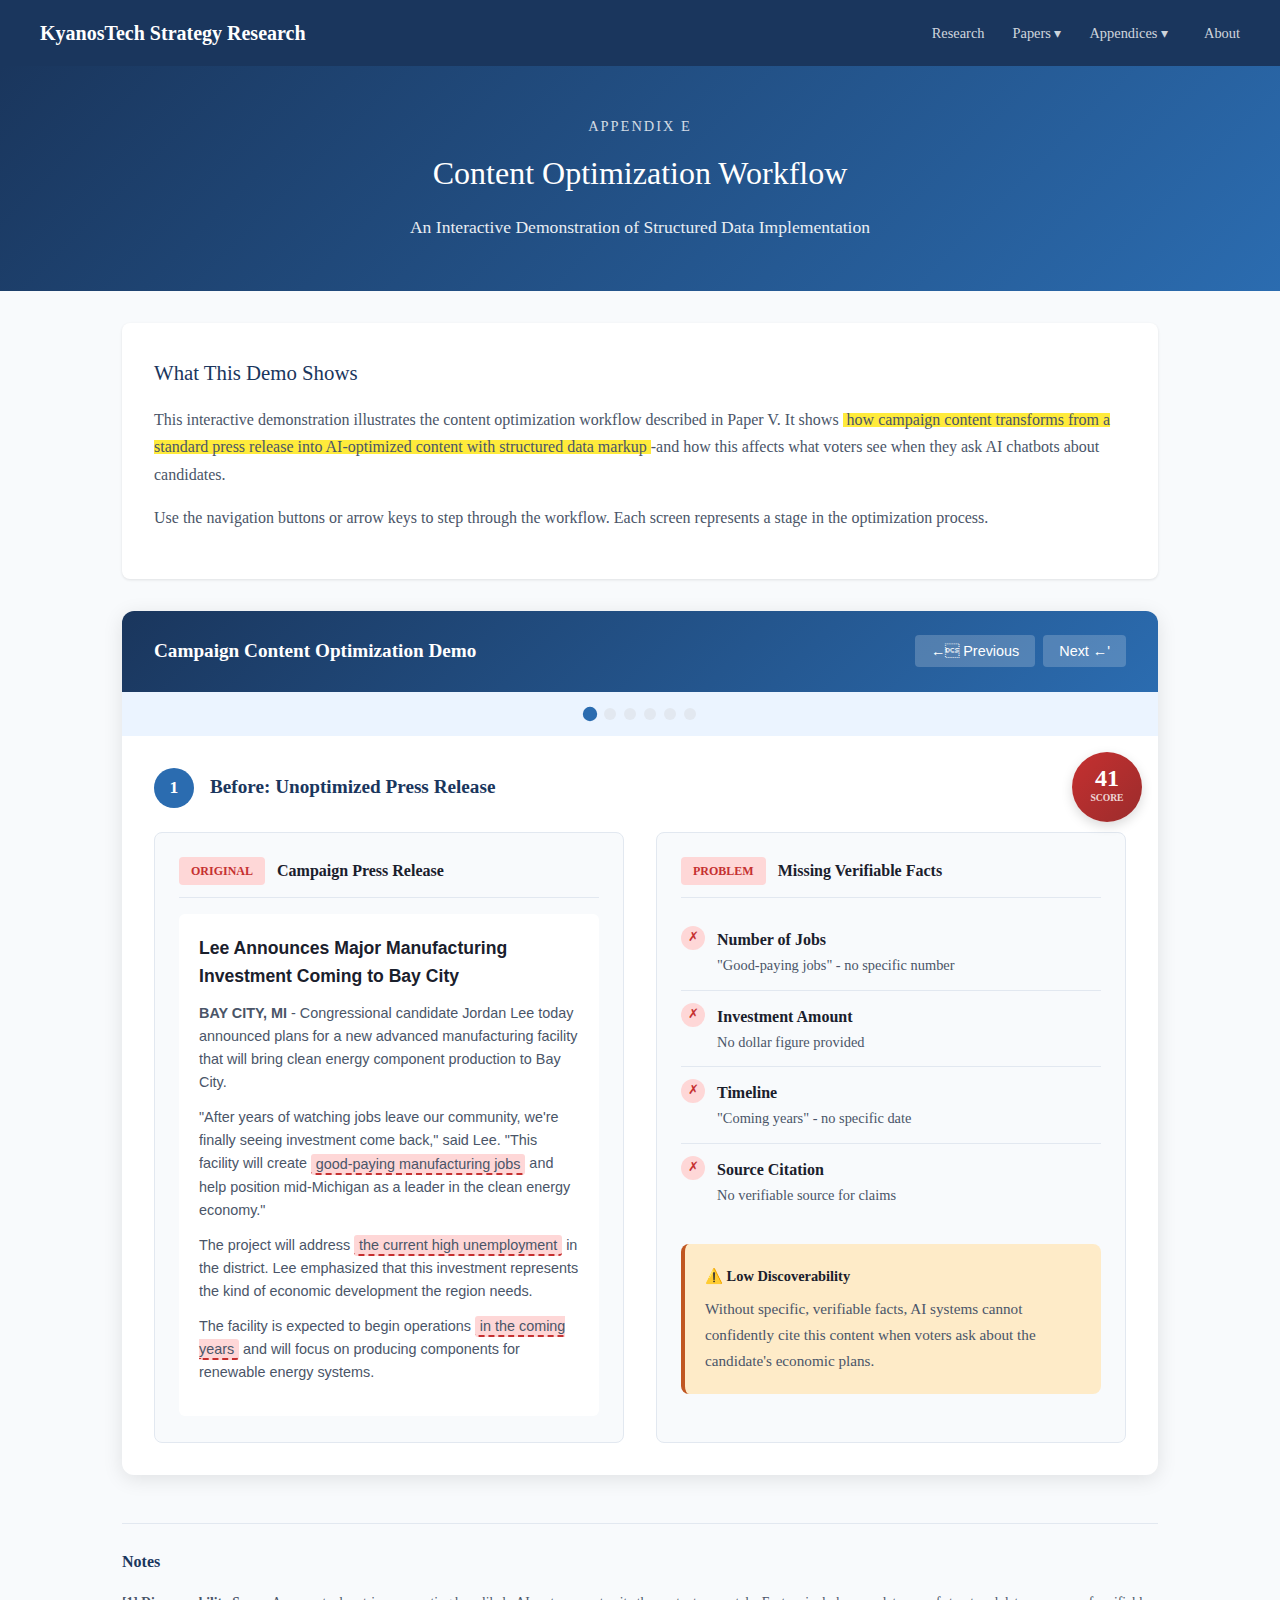
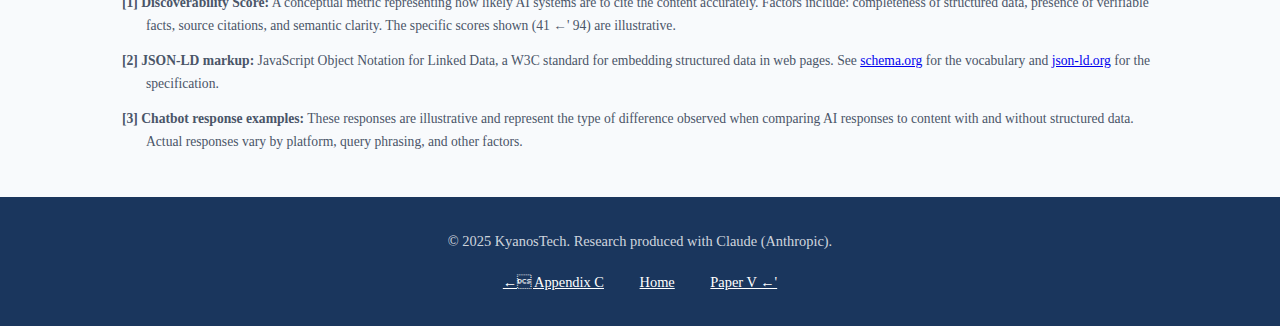
<file: appendices/appendix-e-workflow-demo.html>
<!DOCTYPE html>
<html lang="en">
<head>
    <meta charset="UTF-8">
    <meta name="viewport" content="width=device-width, initial-scale=1.0">
    <title>Appendix E: Content Optimization Workflow - Interactive Demo</title>
    <style>
        :root {
            --primary-blue: #1a365d;
            --accent-blue: #2b6cb0;
            --light-blue: #ebf4ff;
            --success-green: #276749;
            --success-light: #c6f6d5;
            --warning-amber: #c05621;
            --warning-light: #feebc8;
            --danger-red: #c53030;
            --danger-light: #fed7d7;
            --text-dark: #1a202c;
            --text-medium: #4a5568;
            --border-color: #e2e8f0;
            --background: #f8fafc;
            --terminal-bg: #0d1117;
            --terminal-green: #3fb950;
            --terminal-text: #c9d1d9;
        }

        * { margin: 0; padding: 0; box-sizing: border-box; }
        
        body {
            font-family: 'Georgia', serif;
            background: var(--background);
            color: var(--text-dark);
            line-height: 1.7;
        }

        .site-header {
            background: var(--primary-blue);
            padding: 1rem 2rem;
            position: sticky;
            top: 0;
            z-index: 100;
        }

        .site-header-inner {
            max-width: 1200px;
            margin: 0 auto;
            display: flex;
            justify-content: space-between;
            align-items: center;
        }

        .site-logo {
            color: white;
            font-size: 1.25rem;
            font-weight: bold;
            text-decoration: none;
        }

        .site-nav a {
            color: rgba(255,255,255,0.8);
            text-decoration: none;
            margin-left: 2rem;
            font-size: 0.9rem;
        }

        .paper-header {
            background: linear-gradient(135deg, var(--primary-blue) 0%, var(--accent-blue) 100%);
            color: white;
            padding: 3rem 2rem;
            text-align: center;
        }

        .paper-header-inner {
            max-width: 800px;
            margin: 0 auto;
        }

        .paper-series {
            font-size: 0.9rem;
            text-transform: uppercase;
            letter-spacing: 2px;
            opacity: 0.8;
            margin-bottom: 0.5rem;
        }

        .paper-title {
            font-size: 2rem;
            margin-bottom: 0.75rem;
            font-weight: normal;
        }

        .paper-subtitle {
            font-size: 1.1rem;
            opacity: 0.9;
        }

        .container {
            max-width: 1100px;
            margin: 0 auto;
            padding: 2rem;
        }

        .intro-section {
            background: white;
            border-radius: 8px;
            padding: 2rem;
            margin-bottom: 2rem;
            box-shadow: 0 1px 3px rgba(0,0,0,0.1);
        }

        .intro-section h2 {
            color: var(--primary-blue);
            font-size: 1.3rem;
            margin-bottom: 1rem;
            font-weight: normal;
        }

        .intro-section p {
            color: var(--text-medium);
            margin-bottom: 1rem;
        }

        /* Demo Container */
        .demo-container {
            background: white;
            border-radius: 12px;
            box-shadow: 0 4px 20px rgba(0,0,0,0.1);
            overflow: hidden;
            margin-bottom: 2rem;
        }

        .demo-header {
            background: linear-gradient(135deg, var(--primary-blue), var(--accent-blue));
            color: white;
            padding: 1.5rem 2rem;
            display: flex;
            justify-content: space-between;
            align-items: center;
        }

        .demo-title {
            font-size: 1.2rem;
            font-weight: 600;
        }

        .demo-nav {
            display: flex;
            gap: 0.5rem;
        }

        .demo-nav button {
            background: rgba(255,255,255,0.2);
            border: none;
            color: white;
            padding: 0.5rem 1rem;
            border-radius: 4px;
            cursor: pointer;
            font-size: 0.9rem;
            transition: background 0.2s;
        }

        .demo-nav button:hover {
            background: rgba(255,255,255,0.3);
        }

        .demo-nav button:disabled {
            opacity: 0.5;
            cursor: not-allowed;
        }

        /* Screen Management */
        .demo-screens {
            position: relative;
            min-height: 600px;
        }

        .demo-screen {
            display: none;
            padding: 2rem;
        }

        .demo-screen.active {
            display: block;
        }

        /* Progress Indicator */
        .progress-bar {
            display: flex;
            justify-content: center;
            gap: 0.5rem;
            padding: 1rem;
            background: var(--light-blue);
        }

        .progress-dot {
            width: 12px;
            height: 12px;
            border-radius: 50%;
            background: var(--border-color);
            cursor: pointer;
            transition: all 0.3s;
        }

        .progress-dot.active {
            background: var(--accent-blue);
            transform: scale(1.2);
        }

        .progress-dot.completed {
            background: var(--success-green);
        }

        /* Screen Layouts */
        .split-view {
            display: grid;
            grid-template-columns: 1fr 1fr;
            gap: 2rem;
        }

        @media (max-width: 900px) {
            .split-view {
                grid-template-columns: 1fr;
            }
        }

        .panel {
            background: var(--background);
            border-radius: 8px;
            padding: 1.5rem;
            border: 1px solid var(--border-color);
        }

        .panel-header {
            display: flex;
            align-items: center;
            gap: 0.75rem;
            margin-bottom: 1rem;
            padding-bottom: 0.75rem;
            border-bottom: 1px solid var(--border-color);
        }

        .panel-badge {
            padding: 0.25rem 0.75rem;
            border-radius: 4px;
            font-size: 0.75rem;
            font-weight: 600;
            text-transform: uppercase;
        }

        .badge-before {
            background: var(--danger-light);
            color: var(--danger-red);
        }

        .badge-after {
            background: var(--success-light);
            color: var(--success-green);
        }

        .badge-process {
            background: var(--warning-light);
            color: var(--warning-amber);
        }

        .panel-title {
            font-size: 1rem;
            color: var(--text-dark);
            font-weight: 600;
        }

        /* Content Styling */
        .content-block {
            background: white;
            border-radius: 6px;
            padding: 1.25rem;
            font-family: -apple-system, BlinkMacSystemFont, 'Segoe UI', sans-serif;
            font-size: 0.9rem;
            line-height: 1.6;
        }

        .content-block h3 {
            font-size: 1.1rem;
            margin-bottom: 0.75rem;
            color: var(--text-dark);
        }

        .content-block p {
            margin-bottom: 0.75rem;
            color: var(--text-medium);
        }

        .highlight {
            background: linear-gradient(to bottom, transparent 0%, transparent 10%, #ffeb3b 10%, #ffeb3b 95%, transparent 95%, transparent 100%);
            padding: 0 4px;
            font-weight: 500;
        }

        .highlight-missing {
            background: var(--danger-light);
            padding: 0.1rem 0.3rem;
            border-radius: 3px;
            border-bottom: 2px dashed var(--danger-red);
        }

        .highlight-added {
            background: var(--success-light);
            padding: 0.1rem 0.3rem;
            border-radius: 3px;
        }

        /* Terminal View */
        .terminal {
            background: var(--terminal-bg);
            border-radius: 8px;
            overflow: hidden;
            font-family: 'SF Mono', 'Monaco', 'Consolas', monospace;
            font-size: 0.85rem;
        }

        .terminal-header {
            background: #161b22;
            padding: 0.75rem 1rem;
            display: flex;
            align-items: center;
            gap: 0.5rem;
        }

        .terminal-dot {
            width: 12px;
            height: 12px;
            border-radius: 50%;
        }

        .terminal-dot.red { background: #ff5f56; }
        .terminal-dot.yellow { background: #ffbd2e; }
        .terminal-dot.green { background: #27c93f; }

        .terminal-title {
            color: var(--terminal-text);
            margin-left: 0.5rem;
            font-size: 0.8rem;
        }

        .terminal-content {
            padding: 1rem;
            color: var(--terminal-text);
            overflow-x: auto;
        }

        .terminal-content pre {
            margin: 0;
            white-space: pre-wrap;
        }

        .json-key { color: #79c0ff; }
        .json-string { color: #a5d6ff; }
        .json-number { color: #56d364; }
        .json-null { color: #ff7b72; }
        .json-error { color: #ff7b72; background: rgba(255,123,114,0.1); }

        /* Chatbot Response */
        .chatbot-response {
            background: white;
            border-radius: 8px;
            padding: 1.25rem;
            border: 1px solid var(--border-color);
        }

        .chatbot-header {
            display: flex;
            align-items: center;
            gap: 0.75rem;
            margin-bottom: 1rem;
        }

        .chatbot-avatar {
            width: 36px;
            height: 36px;
            border-radius: 50%;
            background: linear-gradient(135deg, #10a37f, #1a7f64);
            display: flex;
            align-items: center;
            justify-content: center;
            color: white;
            font-weight: bold;
            font-size: 0.9rem;
        }

        .chatbot-name {
            font-weight: 600;
            color: var(--text-dark);
        }

        .chatbot-text {
            color: var(--text-medium);
            font-size: 0.95rem;
            line-height: 1.7;
        }

        .chatbot-text p {
            margin-bottom: 0.75rem;
        }

        .chatbot-citation {
            font-size: 0.85rem;
            color: var(--accent-blue);
            margin-top: 1rem;
            padding-top: 0.75rem;
            border-top: 1px solid var(--border-color);
        }

        .no-citation {
            color: var(--text-medium);
            font-style: italic;
        }

        /* Score Badge */
        .score-badge {
            position: absolute;
            top: 1rem;
            right: 1rem;
            width: 70px;
            height: 70px;
            border-radius: 50%;
            display: flex;
            flex-direction: column;
            align-items: center;
            justify-content: center;
            font-weight: bold;
            box-shadow: 0 4px 12px rgba(0,0,0,0.15);
            transition: all 0.5s;
        }

        .score-value {
            font-size: 1.5rem;
            line-height: 1;
        }

        .score-label {
            font-size: 0.6rem;
            text-transform: uppercase;
            opacity: 0.8;
        }

        .score-low {
            background: linear-gradient(135deg, var(--danger-red), #9b2c2c);
            color: white;
        }

        .score-medium {
            background: linear-gradient(135deg, var(--warning-amber), #b7791f);
            color: white;
        }

        .score-high {
            background: linear-gradient(135deg, var(--success-green), #22543d);
            color: white;
        }

        /* Callouts */
        .callout {
            padding: 1.25rem;
            border-radius: 8px;
            margin: 1.5rem 0;
        }

        .callout-insight {
            background: var(--light-blue);
            border-left: 4px solid var(--accent-blue);
        }

        .callout-warning {
            background: var(--warning-light);
            border-left: 4px solid var(--warning-amber);
        }

        .callout-success {
            background: var(--success-light);
            border-left: 4px solid var(--success-green);
        }

        .callout-label {
            font-weight: 600;
            font-size: 0.9rem;
            margin-bottom: 0.5rem;
            display: flex;
            align-items: center;
            gap: 0.5rem;
        }

        .callout p {
            font-size: 0.95rem;
            color: var(--text-medium);
        }

        /* Step Indicator */
        .step-indicator {
            display: flex;
            align-items: center;
            gap: 1rem;
            margin-bottom: 1.5rem;
        }

        .step-number {
            width: 40px;
            height: 40px;
            border-radius: 50%;
            background: var(--accent-blue);
            color: white;
            display: flex;
            align-items: center;
            justify-content: center;
            font-weight: bold;
            font-size: 1.1rem;
        }

        .step-title {
            font-size: 1.2rem;
            color: var(--primary-blue);
            font-weight: 600;
        }

        /* Comparison Table */
        .comparison-table {
            width: 100%;
            border-collapse: collapse;
            margin: 1rem 0;
            font-size: 0.9rem;
        }

        .comparison-table th,
        .comparison-table td {
            padding: 0.75rem 1rem;
            text-align: left;
            border-bottom: 1px solid var(--border-color);
        }

        .comparison-table th {
            background: var(--light-blue);
            font-weight: 600;
            color: var(--primary-blue);
        }

        .comparison-table tr:hover {
            background: var(--background);
        }

        .check-icon { color: var(--success-green); }
        .x-icon { color: var(--danger-red); }

        /* Fact List */
        .fact-list {
            list-style: none;
        }

        .fact-list li {
            padding: 0.75rem 0;
            border-bottom: 1px solid var(--border-color);
            display: flex;
            align-items: flex-start;
            gap: 0.75rem;
        }

        .fact-list li:last-child {
            border-bottom: none;
        }

        .fact-status {
            width: 24px;
            height: 24px;
            border-radius: 50%;
            display: flex;
            align-items: center;
            justify-content: center;
            flex-shrink: 0;
            font-size: 0.8rem;
        }

        .fact-missing {
            background: var(--danger-light);
            color: var(--danger-red);
        }

        .fact-added {
            background: var(--success-light);
            color: var(--success-green);
        }

        .fact-content {
            flex: 1;
        }

        .fact-label {
            font-weight: 600;
            color: var(--text-dark);
        }

        .fact-value {
            color: var(--text-medium);
            font-size: 0.9rem;
        }

        /* Footer */
        .site-footer {
            background: var(--primary-blue);
            color: rgba(255,255,255,0.8);
            padding: 2rem;
            text-align: center;
            font-size: 0.9rem;
        }

        .site-footer a {
            color: white;
        }

        .nav-links {
            margin-top: 1rem;
        }

        .nav-links a {
            margin: 0 1rem;
        }

        /* Footnotes */
        .footnotes {
            margin-top: 3rem;
            padding-top: 1.5rem;
            border-top: 1px solid var(--border-color);
        }

        .footnotes h3 {
            font-size: 1rem;
            color: var(--primary-blue);
            margin-bottom: 1rem;
        }

        .footnote-item {
            font-size: 0.85rem;
            color: var(--text-medium);
            margin-bottom: 0.75rem;
            padding-left: 1.5rem;
            text-indent: -1.5rem;
        }

        sup a {
            color: var(--accent-blue);
            text-decoration: none;
        }
    
        /* Dropdown Navigation */
        .nav-dropdown { position: relative; display: inline-block; }
        .nav-dropdown-trigger { color: rgba(255,255,255,0.8); cursor: pointer; margin-left: 1.5rem; font-size: 0.9rem; }
        .nav-dropdown-content { display: none; position: absolute; top: 100%; left: 0; background: #1a2a3a; min-width: 280px; box-shadow: 0 4px 12px rgba(0,0,0,0.3); border-radius: 4px; padding: 0.5rem 0; z-index: 200; padding-top: 0.75rem; }
        .nav-dropdown::before { content: ''; position: absolute; top: 100%; left: 0; right: 0; height: 0.75rem; }
        .nav-dropdown:hover .nav-dropdown-content { display: block; }
        .nav-dropdown-content a { display: block; padding: 0.5rem 1rem; white-space: nowrap; font-size: 0.8125rem; color: rgba(255,255,255,0.8); border-left: 3px solid transparent; margin: 0; }
        .nav-dropdown-content a:hover { background: #2c4a6e; color: white; border-left-color: #4a90d9; }

    </style>
</head>
<body>
    <header class="site-header">
        <div class="site-header-inner">
            <a href="index.html" class="site-logo">KyanosTech Strategy Research</a>
                        <nav class="site-nav">
                <a href="../index.html">Research</a>
                <div class="nav-dropdown">
                    <span class="nav-dropdown-trigger">Papers ▾</span>
                    <div class="nav-dropdown-content">
                        <a href="../papers/paper-1-synthesis.html">I. The Case for Progressive AI Infrastructure</a>
                        <a href="../papers/paper-2-gatekeeper.html">II. AI as the New Information Gatekeeper</a>
                        <a href="../papers/paper-3-structural-alignment.html">III. Evidence Asymmetry and Structural Alignment</a>
                        <a href="../papers/paper-4-neutrality.html">IV. The Impossibility of Political Neutrality</a>
                        <a href="../papers/paper-5-structured-data.html">V. Structured Data as Independent Value</a>
                        <a href="../papers/paper-6-technical-pathways.html">VI. Technical Pathways to AI Visibility</a>
                    </div>
                </div>
                <div class="nav-dropdown">
                    <span class="nav-dropdown-trigger">Appendices ▾</span>
                    <div class="nav-dropdown-content">
                        <a href="appendix-a-market-dynamics.html">A. Market Dynamics</a>
                        <a href="appendix-b-voter-ai-usage.html">B. Voter AI Usage Projections</a>
                        <a href="appendix-c-cost-per-vote-roi.html">C. Cost-Per-Vote ROI Analysis</a>
                        <a href="appendix-d-monte-carlo.html">D. Monte Carlo Simulation</a>
                        <a href="appendix-e-workflow-demo.html">E. Campaign Workflow Demo</a>
                        <a href="appendix-f-demographic-convergence.html">F. Demographic Convergence</a>
                    </div>
                </div>
                <a href="../about.html">About</a>
            </nav>
        </div>
    </header>

    <div class="paper-header">
        <div class="paper-header-inner">
            <div class="paper-series">Appendix E</div>
            <h1 class="paper-title">Content Optimization Workflow</h1>
            <p class="paper-subtitle">An Interactive Demonstration of Structured Data Implementation</p>
        </div>
    </div>

    <div class="container">
        <div class="intro-section">
            <h2>What This Demo Shows</h2>
            <p>This interactive demonstration illustrates the content optimization workflow described in Paper V. It shows <span class="highlight">how campaign content transforms from a standard press release into AI-optimized content with structured data markup</span>-and how this affects what voters see when they ask AI chatbots about candidates.</p>
            <p>Use the navigation buttons or arrow keys to step through the workflow. Each screen represents a stage in the optimization process.</p>
        </div>

        <!-- Demo Container -->
        <div class="demo-container">
            <div class="demo-header">
                <div class="demo-title">Campaign Content Optimization Demo</div>
                <div class="demo-nav">
                    <button onclick="prevScreen()" id="prev-btn">← Previous</button>
                    <button onclick="nextScreen()" id="next-btn">Next ←'</button>
                </div>
            </div>

            <div class="progress-bar">
                <div class="progress-dot active" onclick="goToScreen(1)"></div>
                <div class="progress-dot" onclick="goToScreen(2)"></div>
                <div class="progress-dot" onclick="goToScreen(3)"></div>
                <div class="progress-dot" onclick="goToScreen(4)"></div>
                <div class="progress-dot" onclick="goToScreen(5)"></div>
                <div class="progress-dot" onclick="goToScreen(6)"></div>
            </div>

            <div class="demo-screens">
                <!-- Screen 1: Before - Original Content -->
                <div class="demo-screen active" id="screen-1">
                    <div class="score-badge score-low">
                        <div class="score-value">41</div>
                        <div class="score-label">Score</div>
                    </div>

                    <div class="step-indicator">
                        <div class="step-number">1</div>
                        <div class="step-title">Before: Unoptimized Press Release</div>
                    </div>

                    <div class="split-view">
                        <div class="panel">
                            <div class="panel-header">
                                <span class="panel-badge badge-before">Original</span>
                                <span class="panel-title">Campaign Press Release</span>
                            </div>
                            <div class="content-block">
                                <h3>Lee Announces Major Manufacturing Investment Coming to Bay City</h3>
                                <p><strong>BAY CITY, MI</strong> - Congressional candidate Jordan Lee today announced plans for a new advanced manufacturing facility that will bring clean energy component production to Bay City.</p>
                                <p>"After years of watching jobs leave our community, we're finally seeing investment come back," said Lee. "This facility will create <span class="highlight-missing">good-paying manufacturing jobs</span> and help position mid-Michigan as a leader in the clean energy economy."</p>
                                <p>The project will address <span class="highlight-missing">the current high unemployment</span> in the district. Lee emphasized that this investment represents the kind of economic development the region needs.</p>
                                <p>The facility is expected to begin operations <span class="highlight-missing">in the coming years</span> and will focus on producing components for renewable energy systems.</p>
                            </div>
                        </div>

                        <div class="panel">
                            <div class="panel-header">
                                <span class="panel-badge badge-before">Problem</span>
                                <span class="panel-title">Missing Verifiable Facts</span>
                            </div>
                            <ul class="fact-list">
                                <li>
                                    <span class="fact-status fact-missing">✗</span>
                                    <div class="fact-content">
                                        <div class="fact-label">Number of Jobs</div>
                                        <div class="fact-value">"Good-paying jobs" - no specific number</div>
                                    </div>
                                </li>
                                <li>
                                    <span class="fact-status fact-missing">✗</span>
                                    <div class="fact-content">
                                        <div class="fact-label">Investment Amount</div>
                                        <div class="fact-value">No dollar figure provided</div>
                                    </div>
                                </li>
                                <li>
                                    <span class="fact-status fact-missing">✗</span>
                                    <div class="fact-content">
                                        <div class="fact-label">Timeline</div>
                                        <div class="fact-value">"Coming years" - no specific date</div>
                                    </div>
                                </li>
                                <li>
                                    <span class="fact-status fact-missing">✗</span>
                                    <div class="fact-content">
                                        <div class="fact-label">Source Citation</div>
                                        <div class="fact-value">No verifiable source for claims</div>
                                    </div>
                                </li>
                            </ul>

                            <div class="callout callout-warning">
                                <div class="callout-label">⚠️ Low Discoverability</div>
                                <p>Without specific, verifiable facts, AI systems cannot confidently cite this content when voters ask about the candidate's economic plans.</p>
                            </div>
                        </div>
                    </div>
                </div>

                <!-- Screen 2: What AI Sees (Raw) -->
                <div class="demo-screen" id="screen-2">
                    <div class="score-badge score-low">
                        <div class="score-value">41</div>
                        <div class="score-label">Score</div>
                    </div>

                    <div class="step-indicator">
                        <div class="step-number">2</div>
                        <div class="step-title">What AI Systems See: Missing Structured Data</div>
                    </div>

                    <div class="split-view">
                        <div class="panel" style="grid-column: 1 / -1;">
                            <div class="panel-header">
                                <span class="panel-badge badge-process">Technical View</span>
                                <span class="panel-title">JSON-LD Structured Data Analysis</span>
                            </div>
                            <div class="terminal">
                                <div class="terminal-header">
                                    <span class="terminal-dot red"></span>
                                    <span class="terminal-dot yellow"></span>
                                    <span class="terminal-dot green"></span>
                                    <span class="terminal-title">schema.org/NewsArticle</span>
                                </div>
                                <div class="terminal-content">
<pre>{
  <span class="json-key">"@context"</span>: <span class="json-string">"https://schema.org"</span>,
  <span class="json-key">"@type"</span>: <span class="json-string">"NewsArticle"</span>,
  <span class="json-key">"headline"</span>: <span class="json-string">"Lee Announces Major Manufacturing Investment"</span>,
  <span class="json-key">"author"</span>: {
    <span class="json-key">"@type"</span>: <span class="json-string">"Person"</span>,
    <span class="json-key">"name"</span>: <span class="json-string">"Jordan Lee Campaign"</span>
  },
  <span class="json-key">"datePublished"</span>: <span class="json-string">"2028-01-15"</span>,
  <span class="json-key">"about"</span>: {
    <span class="json-key">"@type"</span>: <span class="json-string">"Event"</span>,
    <span class="json-key">"name"</span>: <span class="json-string">"Manufacturing Facility Announcement"</span>,
    <span class="json-key">"location"</span>: {
      <span class="json-key">"addressLocality"</span>: <span class="json-string">"Bay City"</span>,
      <span class="json-key">"addressRegion"</span>: <span class="json-string">"MI"</span>
    },
    <span class="json-error">"numberOfJobs": null,           // ❌ MISSING - AI cannot cite job numbers</span>
    <span class="json-error">"investmentAmount": null,       // ❌ MISSING - AI cannot cite investment</span>
    <span class="json-error">"startDate": null,              // ❌ MISSING - AI cannot cite timeline</span>
    <span class="json-error">"citation": null                // ❌ MISSING - AI cannot verify claims</span>
  }
}</pre>
                                </div>
                            </div>

                            <div class="callout callout-insight" style="margin-top: 1.5rem;">
                                <div class="callout-label">ðŸ'¡ Why This Matters</div>
                                <p>AI chatbots parse structured data to verify claims before citing them. When fields are null or missing, the AI assigns lower confidence to the content and may not cite it at all-or may cite a competitor's content that has complete data.</p>
                            </div>
                        </div>
                    </div>
                </div>

                <!-- Screen 3: Adding Facts -->
                <div class="demo-screen" id="screen-3">
                    <div class="score-badge score-medium">
                        <div class="score-value">72</div>
                        <div class="score-label">Score</div>
                    </div>

                    <div class="step-indicator">
                        <div class="step-number">3</div>
                        <div class="step-title">Optimization: Adding Verifiable Facts</div>
                    </div>

                    <div class="split-view">
                        <div class="panel">
                            <div class="panel-header">
                                <span class="panel-badge badge-process">Optimizing</span>
                                <span class="panel-title">Enhanced Press Release</span>
                            </div>
                            <div class="content-block">
                                <h3>Lee Announces Major Manufacturing Investment Coming to Bay City</h3>
                                <p><strong>BAY CITY, MI</strong> - Congressional candidate Jordan Lee today announced plans for a new advanced manufacturing facility that will bring clean energy component production to Bay City.</p>
                                <p>"After years of watching jobs leave our community, we're finally seeing investment come back," said Lee. "This facility will create <span class="highlight-added">1,200 good-paying manufacturing jobs</span> and help position mid-Michigan as a leader in the clean energy economy."</p>
                                <p>The <span class="highlight-added">$340 million project</span> will address the district's unemployment rate of <span class="highlight-added">6.8% (vs. 4.1% nationally)</span>. Lee emphasized that this investment represents the kind of economic development the region needs.</p>
                                <p>The facility is expected to begin operations in <span class="highlight-added">Q3 2029</span> and will focus on producing components for renewable energy systems.</p>
                            </div>
                        </div>

                        <div class="panel">
                            <div class="panel-header">
                                <span class="panel-badge badge-after">Added</span>
                                <span class="panel-title">Verifiable Facts</span>
                            </div>
                            <ul class="fact-list">
                                <li>
                                    <span class="fact-status fact-added">✓</span>
                                    <div class="fact-content">
                                        <div class="fact-label">Number of Jobs</div>
                                        <div class="fact-value">1,200 manufacturing positions</div>
                                    </div>
                                </li>
                                <li>
                                    <span class="fact-status fact-added">✓</span>
                                    <div class="fact-content">
                                        <div class="fact-label">Investment Amount</div>
                                        <div class="fact-value">$340 million capital investment</div>
                                    </div>
                                </li>
                                <li>
                                    <span class="fact-status fact-added">✓</span>
                                    <div class="fact-content">
                                        <div class="fact-label">Timeline</div>
                                        <div class="fact-value">Operations begin Q3 2029</div>
                                    </div>
                                </li>
                                <li>
                                    <span class="fact-status fact-added">✓</span>
                                    <div class="fact-content">
                                        <div class="fact-label">Context Data</div>
                                        <div class="fact-value">District unemployment: 6.8% vs 4.1% national</div>
                                    </div>
                                </li>
                            </ul>

                            <div class="callout callout-success">
                                <div class="callout-label">✓ Improved Discoverability</div>
                                <p>Specific facts give AI systems verifiable data points to cite. The content now contains information that can be cross-referenced and confirmed.</p>
                            </div>
                        </div>
                    </div>
                </div>

                <!-- Screen 4: Complete Structured Data -->
                <div class="demo-screen" id="screen-4">
                    <div class="score-badge score-high">
                        <div class="score-value">94</div>
                        <div class="score-label">Score</div>
                    </div>

                    <div class="step-indicator">
                        <div class="step-number">4</div>
                        <div class="step-title">Complete: Structured Data with Sources</div>
                    </div>

                    <div class="split-view">
                        <div class="panel" style="grid-column: 1 / -1;">
                            <div class="panel-header">
                                <span class="panel-badge badge-after">Complete</span>
                                <span class="panel-title">Optimized JSON-LD Structured Data</span>
                            </div>
                            <div class="terminal">
                                <div class="terminal-header">
                                    <span class="terminal-dot red"></span>
                                    <span class="terminal-dot yellow"></span>
                                    <span class="terminal-dot green"></span>
                                    <span class="terminal-title">schema.org/NewsArticle - Fully Optimized</span>
                                </div>
                                <div class="terminal-content">
<pre>{
  <span class="json-key">"@context"</span>: <span class="json-string">"https://schema.org"</span>,
  <span class="json-key">"@type"</span>: <span class="json-string">"NewsArticle"</span>,
  <span class="json-key">"headline"</span>: <span class="json-string">"Lee Announces $340M Manufacturing Investment Creating 1,200 Jobs"</span>,
  <span class="json-key">"author"</span>: { <span class="json-key">"@type"</span>: <span class="json-string">"Person"</span>, <span class="json-key">"name"</span>: <span class="json-string">"Jordan Lee Campaign"</span> },
  <span class="json-key">"datePublished"</span>: <span class="json-string">"2028-01-15"</span>,
  <span class="json-key">"about"</span>: {
    <span class="json-key">"@type"</span>: <span class="json-string">"BusinessEvent"</span>,
    <span class="json-key">"name"</span>: <span class="json-string">"CleanTech Manufacturing Facility Announcement"</span>,
    <span class="json-key">"location"</span>: {
      <span class="json-key">"@type"</span>: <span class="json-string">"Place"</span>,
      <span class="json-key">"name"</span>: <span class="json-string">"Bay City Industrial Park"</span>,
      <span class="json-key">"address"</span>: { <span class="json-key">"addressLocality"</span>: <span class="json-string">"Bay City"</span>, <span class="json-key">"addressRegion"</span>: <span class="json-string">"MI"</span> }
    },
    <span class="json-key">"numberOfJobs"</span>: <span class="json-number">1200</span>,                          <span style="color: var(--terminal-green);">// ✓ Specific job count</span>
    <span class="json-key">"investmentAmount"</span>: {
      <span class="json-key">"@type"</span>: <span class="json-string">"MonetaryAmount"</span>,
      <span class="json-key">"value"</span>: <span class="json-number">340000000</span>,
      <span class="json-key">"currency"</span>: <span class="json-string">"USD"</span>
    },                                              <span style="color: var(--terminal-green);">// ✓ Verified investment</span>
    <span class="json-key">"startDate"</span>: <span class="json-string">"2029-07-01"</span>,                     <span style="color: var(--terminal-green);">// ✓ Specific timeline</span>
    <span class="json-key">"citation"</span>: {
      <span class="json-key">"@type"</span>: <span class="json-string">"CreativeWork"</span>,
      <span class="json-key">"name"</span>: <span class="json-string">"MI Dept. of Labor Statistics Q4 2027"</span>,
      <span class="json-key">"url"</span>: <span class="json-string">"https://michigan.gov/leo/labor-market"</span>
    }                                               <span style="color: var(--terminal-green);">// ✓ Verified source</span>
  }
}</pre>
                                </div>
                            </div>
                        </div>
                    </div>
                </div>

                <!-- Screen 5: Chatbot Comparison - THE MONEY SHOT -->
                <div class="demo-screen" id="screen-5">
                    <div class="step-indicator">
                        <div class="step-number">5</div>
                        <div class="step-title">Result: How Voters Experience the Difference</div>
                    </div>

                    <!-- Voter Question - Prominent Display -->
                    <div style="background: linear-gradient(135deg, #f0f4f8, #e2e8f0); border-radius: 12px; padding: 1.5rem; margin-bottom: 2rem; text-align: center;">
                        <div style="font-size: 0.85rem; color: var(--text-medium); margin-bottom: 0.5rem;">A voter asks an AI chatbot:</div>
                        <div style="font-size: 1.4rem; font-weight: 600; color: var(--primary-blue);">"What is Jordan Lee's plan for jobs in Bay City?"</div>
                    </div>

                    <!-- Side-by-Side Comparison -->
                    <div style="display: grid; grid-template-columns: 1fr 1fr; gap: 1.5rem;">
                        
                        <!-- WITHOUT Optimization -->
                        <div style="background: white; border-radius: 12px; overflow: hidden; box-shadow: 0 4px 12px rgba(0,0,0,0.08); border: 2px solid var(--danger-red);">
                            <div style="background: linear-gradient(135deg, var(--danger-red), #9b2c2c); color: white; padding: 1rem 1.25rem; text-align: center;">
                                <div style="font-size: 0.75rem; text-transform: uppercase; letter-spacing: 1px; opacity: 0.9;">Without Optimization</div>
                                <div style="font-size: 1.1rem; font-weight: 600;">Score: 41</div>
                            </div>
                            <div style="padding: 1.25rem;">
                                <div style="display: flex; align-items: center; gap: 0.75rem; margin-bottom: 1rem; padding-bottom: 0.75rem; border-bottom: 1px solid var(--border-color);">
                                    <div style="width: 32px; height: 32px; border-radius: 50%; background: linear-gradient(135deg, #10a37f, #1a7f64); display: flex; align-items: center; justify-content: center; color: white; font-weight: bold; font-size: 0.8rem;">AI</div>
                                    <div style="font-weight: 600; color: var(--text-dark);">AI Assistant</div>
                                </div>
                                <div style="color: var(--text-medium); font-size: 0.95rem; line-height: 1.7;">
                                    <p style="margin-bottom: 0.75rem;">I found limited information about Jordan Lee's specific job plans for Bay City. Based on campaign materials, Lee has announced plans for a manufacturing facility that would create jobs in the clean energy sector.</p>
                                    <p style="margin-bottom: 0.75rem;">I wasn't able to find specific details about the number of jobs, investment amount, or timeline. You might want to check the candidate's official website for more details.</p>
                                </div>
                                <div style="font-size: 0.85rem; color: var(--text-medium); font-style: italic; margin-top: 1rem; padding-top: 0.75rem; border-top: 1px solid var(--border-color);">
                                    ⚠️ No specific sources cited
                                </div>
                            </div>
                            <div style="background: var(--danger-light); padding: 0.75rem 1.25rem; font-size: 0.85rem; color: var(--danger-red);">
                                <strong>Impact:</strong> Voter learns nothing actionable
                            </div>
                        </div>

                        <!-- WITH Optimization -->
                        <div style="background: white; border-radius: 12px; overflow: hidden; box-shadow: 0 4px 12px rgba(0,0,0,0.08); border: 2px solid var(--success-green);">
                            <div style="background: linear-gradient(135deg, var(--success-green), #22543d); color: white; padding: 1rem 1.25rem; text-align: center;">
                                <div style="font-size: 0.75rem; text-transform: uppercase; letter-spacing: 1px; opacity: 0.9;">With Optimization</div>
                                <div style="font-size: 1.1rem; font-weight: 600;">Score: 94</div>
                            </div>
                            <div style="padding: 1.25rem;">
                                <div style="display: flex; align-items: center; gap: 0.75rem; margin-bottom: 1rem; padding-bottom: 0.75rem; border-bottom: 1px solid var(--border-color);">
                                    <div style="width: 32px; height: 32px; border-radius: 50%; background: linear-gradient(135deg, #10a37f, #1a7f64); display: flex; align-items: center; justify-content: center; color: white; font-weight: bold; font-size: 0.8rem;">AI</div>
                                    <div style="font-weight: 600; color: var(--text-dark);">AI Assistant</div>
                                </div>
                                <div style="color: var(--text-medium); font-size: 0.95rem; line-height: 1.7;">
                                    <p style="margin-bottom: 0.75rem;">Jordan Lee has announced a major manufacturing initiative for Bay City:</p>
                                    <div style="background: var(--light-blue); padding: 0.75rem 1rem; border-radius: 6px; margin-bottom: 0.75rem;">
                                        <div style="display: grid; grid-template-columns: auto 1fr; gap: 0.25rem 0.75rem; font-size: 0.9rem;">
                                            <strong>Jobs:</strong> <span>1,200 manufacturing positions</span>
                                            <strong>Investment:</strong> <span>$340 million facility</span>
                                            <strong>Timeline:</strong> <span>Operations Q3 2029</span>
                                            <strong>Focus:</strong> <span>Clean energy components</span>
                                        </div>
                                    </div>
                                    <p>This addresses the district's 6.8% unemployment rate, significantly above the 4.1% national average.</p>
                                </div>
                                <div style="font-size: 0.85rem; color: var(--accent-blue); margin-top: 1rem; padding-top: 0.75rem; border-top: 1px solid var(--border-color);">
                                    ðŸ"„ Source: Jordan Lee Campaign; verified against MI Dept. of Labor
                                </div>
                            </div>
                            <div style="background: var(--success-light); padding: 0.75rem 1.25rem; font-size: 0.85rem; color: var(--success-green);">
                                <strong>Impact:</strong> Voter gets specific, verified information
                            </div>
                        </div>
                    </div>

                    <!-- Bottom insight -->
                    <div style="text-align: center; margin-top: 2rem; padding: 1.25rem; background: var(--light-blue); border-radius: 8px;">
                        <div style="font-size: 1.1rem; color: var(--primary-blue); font-weight: 600;">Same candidate. Same policy. Different voter experience.</div>
                        <div style="font-size: 0.95rem; color: var(--text-medium); margin-top: 0.5rem;">The only difference is structured data optimization.</div>
                    </div>
                </div>

                <!-- Screen 6: Summary -->
                <div class="demo-screen" id="screen-6">
                    <div class="step-indicator">
                        <div class="step-number">6</div>
                        <div class="step-title">Summary: The Optimization Effect</div>
                    </div>

                    <table class="comparison-table">
                        <thead>
                            <tr>
                                <th>Metric</th>
                                <th>Before Optimization</th>
                                <th>After Optimization</th>
                            </tr>
                        </thead>
                        <tbody>
                            <tr>
                                <td>Discoverability Score</td>
                                <td><span class="x-icon">✗</span> 41/100</td>
                                <td><span class="check-icon">✗</span> 94/100</td>
                            </tr>
                            <tr>
                                <td>Verifiable Facts</td>
                                <td><span class="x-icon">✗</span> 0 specific claims</td>
                                <td><span class="check-icon">✓</span> 4 verified facts</td>
                            </tr>
                            <tr>
                                <td>Source Citations</td>
                                <td><span class="x-icon">✗</span> None</td>
                                <td><span class="check-icon">✓</span> Government data linked</td>
                            </tr>
                            <tr>
                                <td>Structured Data</td>
                                <td><span class="x-icon">✗</span> Incomplete schema</td>
                                <td><span class="check-icon">✓</span> Full JSON-LD markup</td>
                            </tr>
                            <tr>
                                <td>AI Response Quality</td>
                                <td><span class="x-icon">✗</span> Vague, uncertain</td>
                                <td><span class="check-icon">✓</span> Specific, confident</td>
                            </tr>
                        </tbody>
                    </table>

                    <div class="callout callout-insight" style="margin-top: 2rem;">
                        <div class="callout-label">ðŸ'¡ The Key Insight</div>
                        <p>This workflow takes approximately 15-30 minutes per press release but produces content that AI systems will cite accurately for months. The investment is not in the markup itself-it's in gathering and verifying the specific facts that make the markup meaningful.</p>
                        <p style="margin-top: 0.75rem;">As documented in <a href="paper-5-structured-data.html">Paper V</a>, knowledge graphs with structured data improve AI accuracy by 2-4×. This demonstration shows what that improvement looks like in practice.</p>
                    </div>

                    <div class="callout callout-success" style="margin-top: 1rem;">
                        <div class="callout-label">✓ Try the Interactive Model</div>
                        <p>See <a href="appendix-d-monte-carlo.html">Appendix D</a> to explore how the optimization lift factor affects electoral impact across different scenarios.</p>
                    </div>
                </div>
            </div>
        </div>

        <!-- Footnotes -->
        <div class="footnotes">
            <h3>Notes</h3>
            <p class="footnote-item" id="fn1"><strong>[1]</strong> <strong>Discoverability Score:</strong> A conceptual metric representing how likely AI systems are to cite the content accurately. Factors include: completeness of structured data, presence of verifiable facts, source citations, and semantic clarity. The specific scores shown (41 ←' 94) are illustrative.</p>
            <p class="footnote-item" id="fn2"><strong>[2]</strong> <strong>JSON-LD markup:</strong> JavaScript Object Notation for Linked Data, a W3C standard for embedding structured data in web pages. See <a href="https://schema.org">schema.org</a> for the vocabulary and <a href="https://json-ld.org">json-ld.org</a> for the specification.</p>
            <p class="footnote-item" id="fn3"><strong>[3]</strong> <strong>Chatbot response examples:</strong> These responses are illustrative and represent the type of difference observed when comparing AI responses to content with and without structured data. Actual responses vary by platform, query phrasing, and other factors.</p>
        </div>
    </div>

    <footer class="site-footer">
        <div class="site-footer-inner">
            <p>© 2025 KyanosTech. Research produced with Claude (Anthropic).</p>
            <div class="nav-links">
                <a href="appendix-c-cost-per-vote-roi.html">← Appendix C</a>
                <a href="index.html">Home</a>
                <a href="paper-5-structured-data.html">Paper V ←'</a>
            </div>
        </div>
    </footer>

    <script>
        let currentScreen = 1;
        const totalScreens = 6;

        function updateScreen() {
            // Hide all screens
            document.querySelectorAll('.demo-screen').forEach(screen => {
                screen.classList.remove('active');
            });
            
            // Show current screen
            document.getElementById(`screen-${currentScreen}`).classList.add('active');
            
            // Update progress dots
            document.querySelectorAll('.progress-dot').forEach((dot, index) => {
                dot.classList.remove('active', 'completed');
                if (index + 1 === currentScreen) {
                    dot.classList.add('active');
                } else if (index + 1 < currentScreen) {
                    dot.classList.add('completed');
                }
            });
            
            // Update navigation buttons
            document.getElementById('prev-btn').disabled = currentScreen === 1;
            document.getElementById('next-btn').disabled = currentScreen === totalScreens;
            document.getElementById('next-btn').textContent = currentScreen === totalScreens ? 'Complete' : 'Next ←'';
        }

        function nextScreen() {
            if (currentScreen < totalScreens) {
                currentScreen++;
                updateScreen();
            }
        }

        function prevScreen() {
            if (currentScreen > 1) {
                currentScreen--;
                updateScreen();
            }
        }

        function goToScreen(screenNum) {
            currentScreen = screenNum;
            updateScreen();
        }

        // Keyboard navigation
        document.addEventListener('keydown', (e) => {
            if (e.key === 'ArrowRight') nextScreen();
            if (e.key === 'ArrowLeft') prevScreen();
        });

        // Initialize
        updateScreen();
    </script>
</body>
</html>
</file>
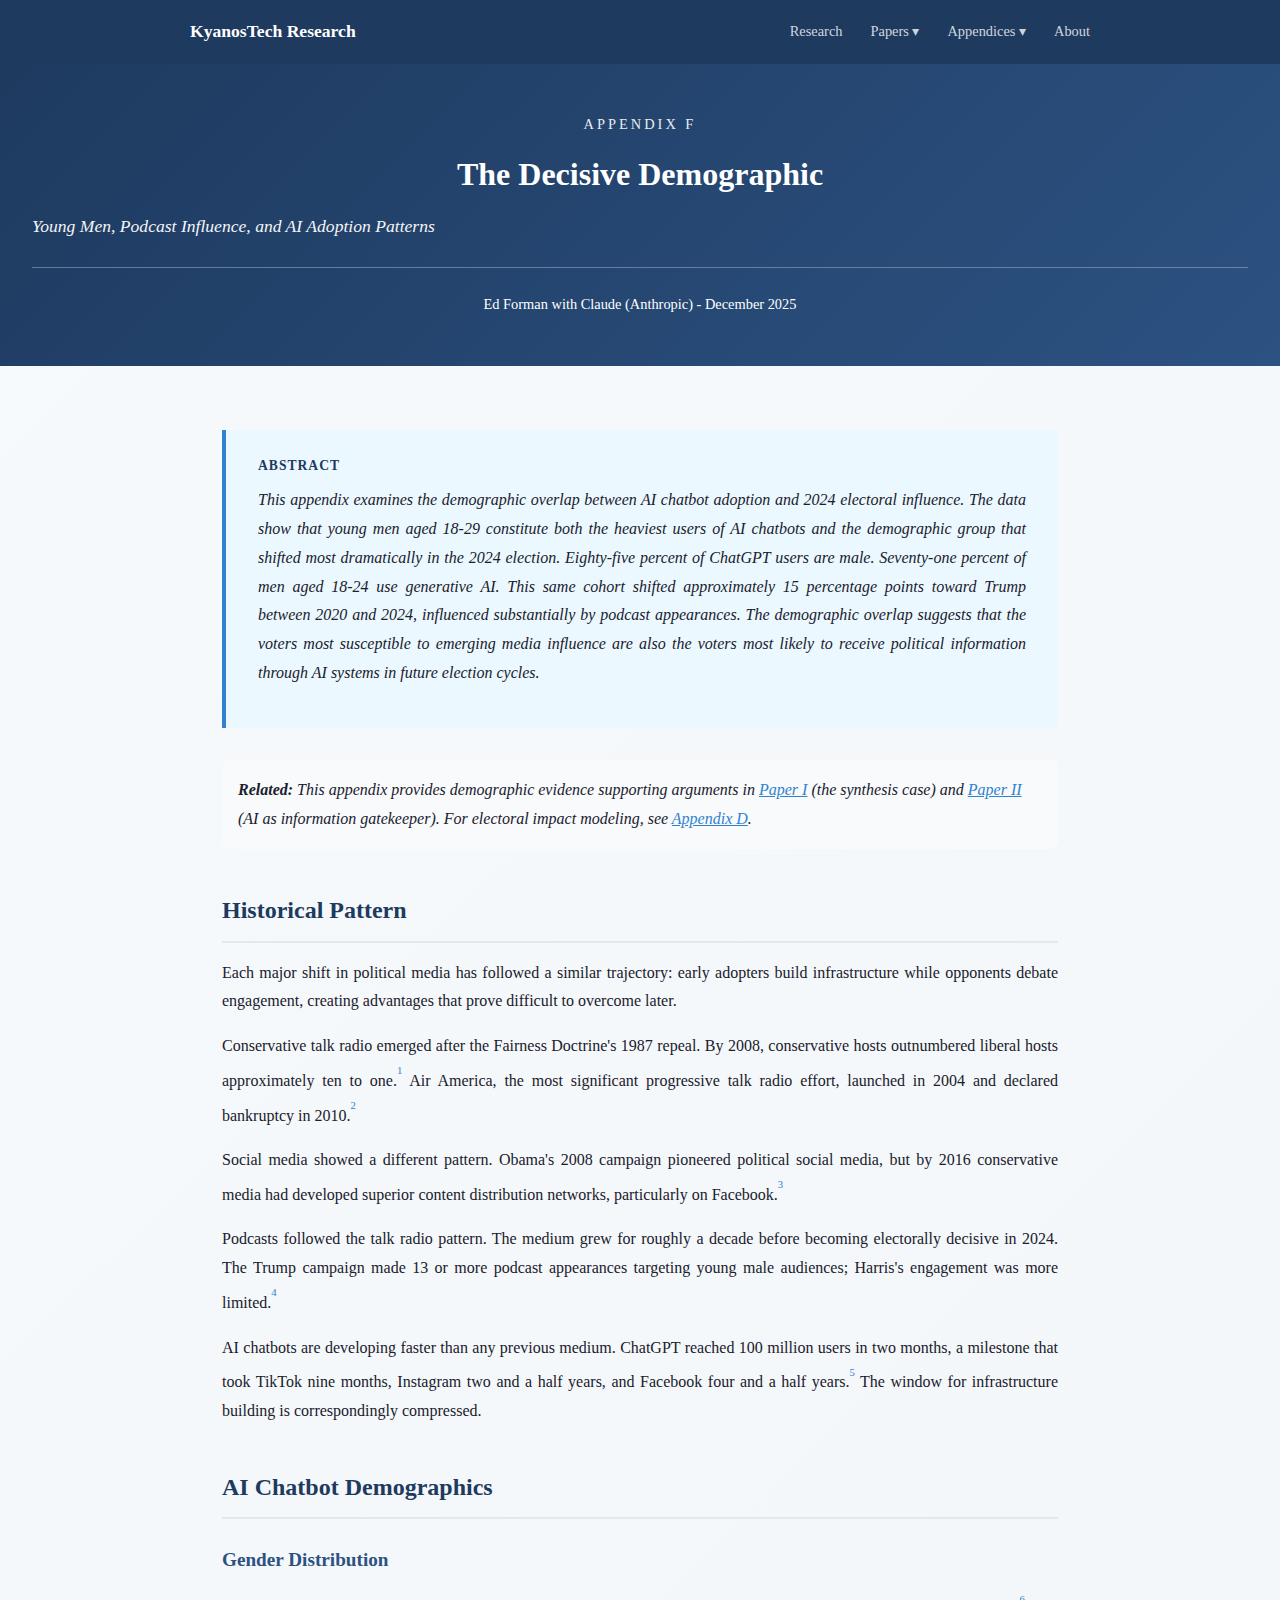
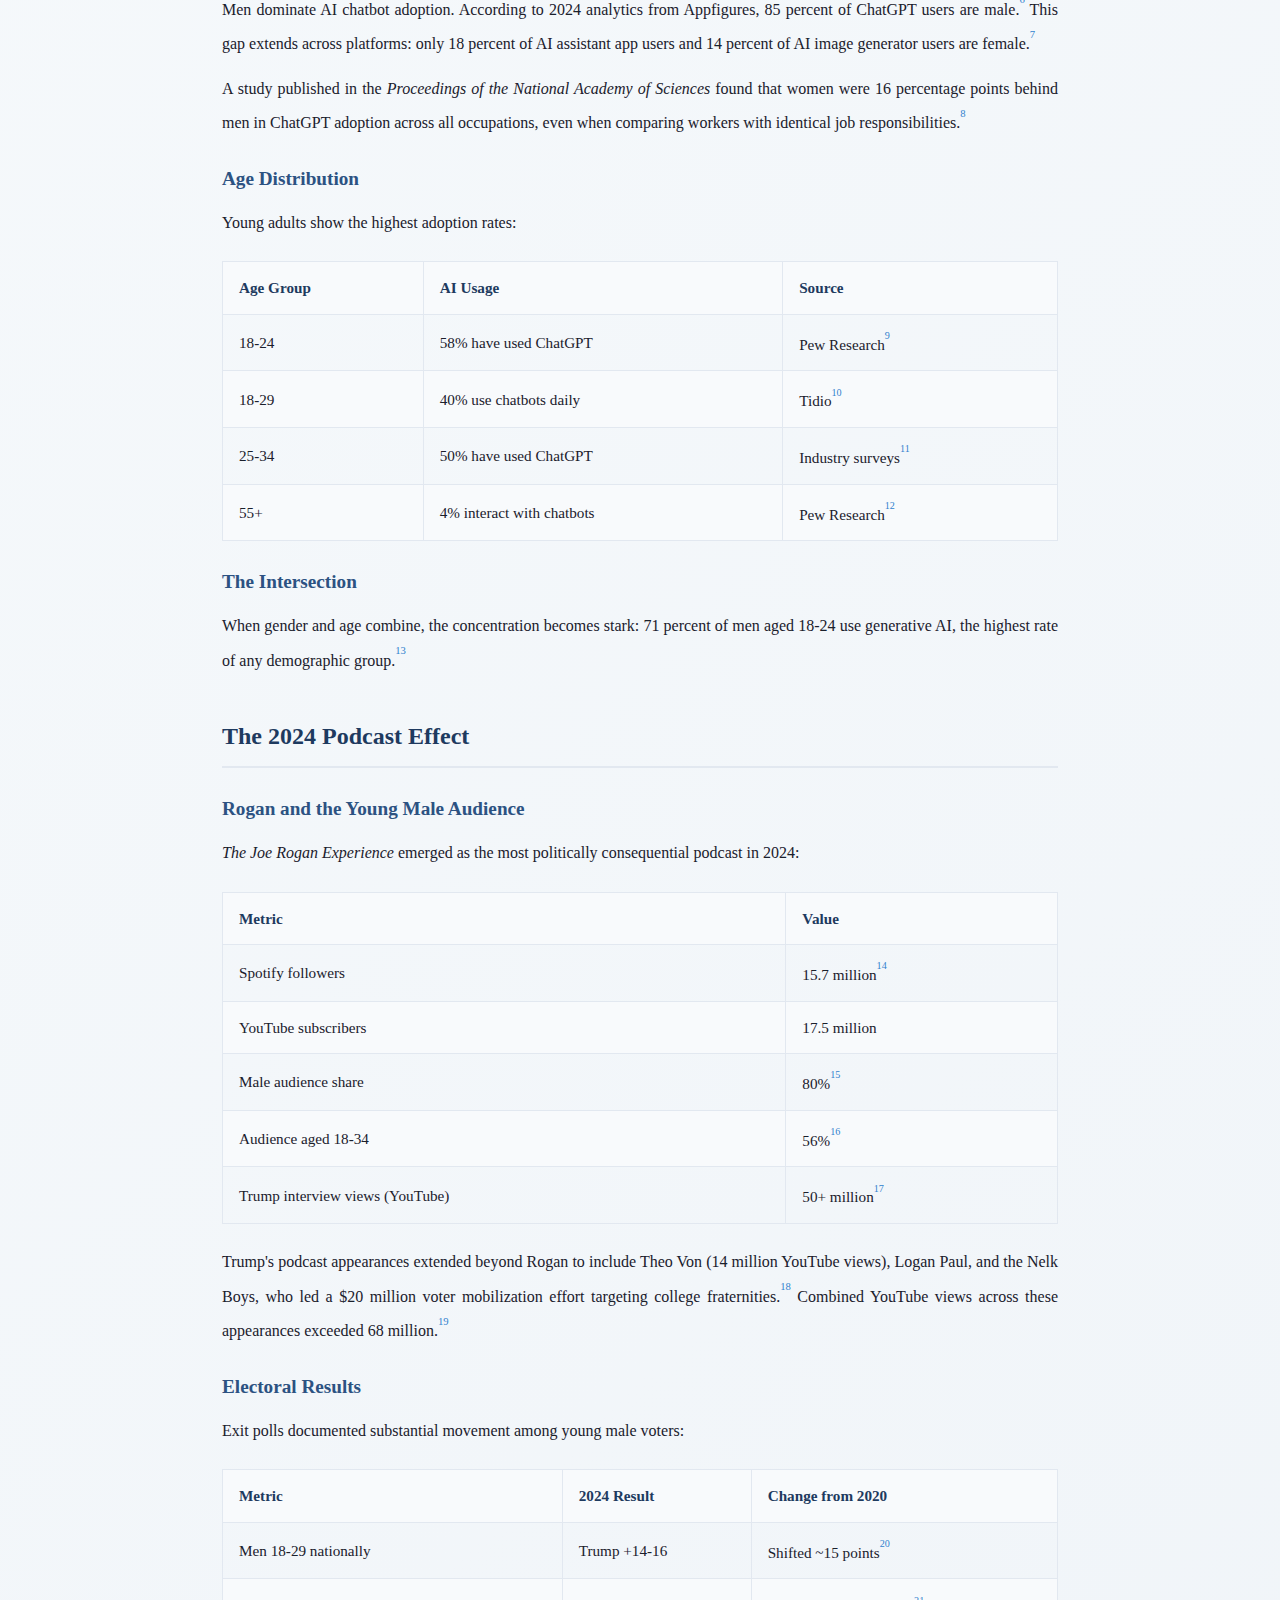
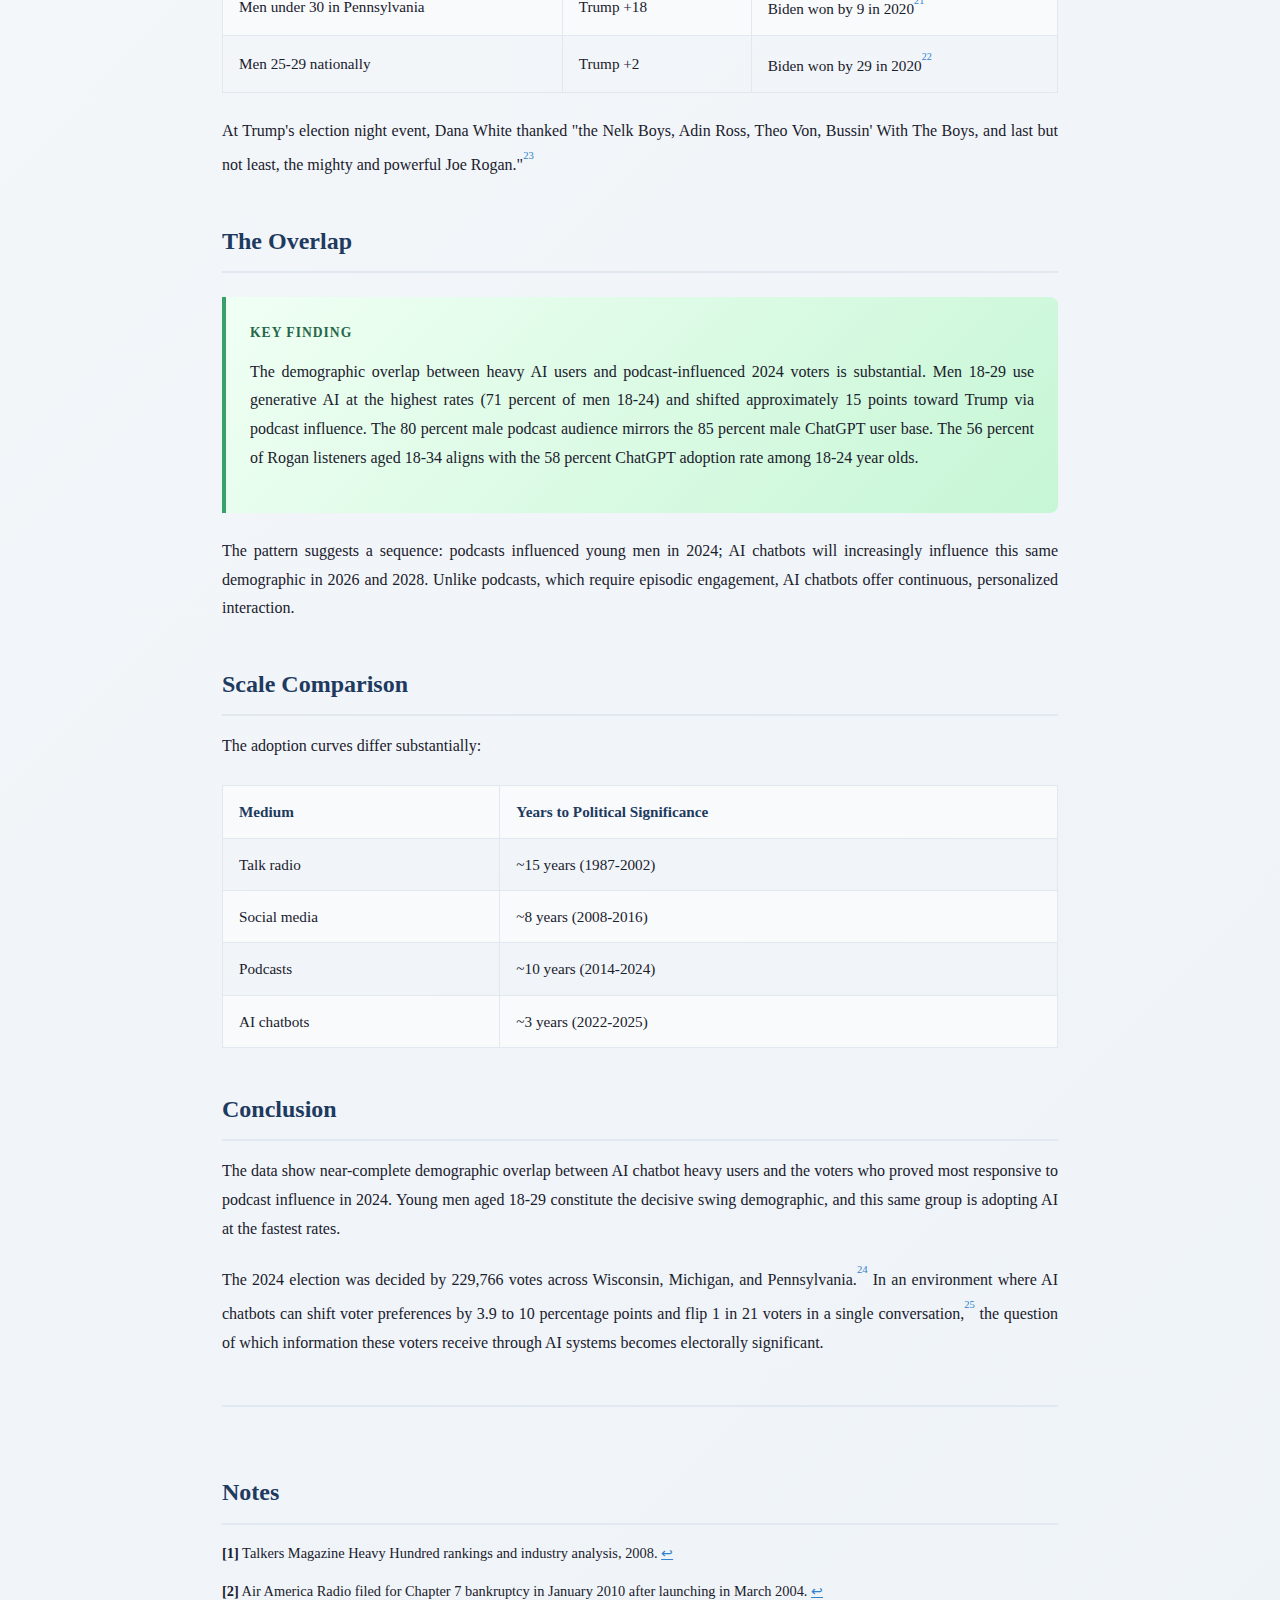
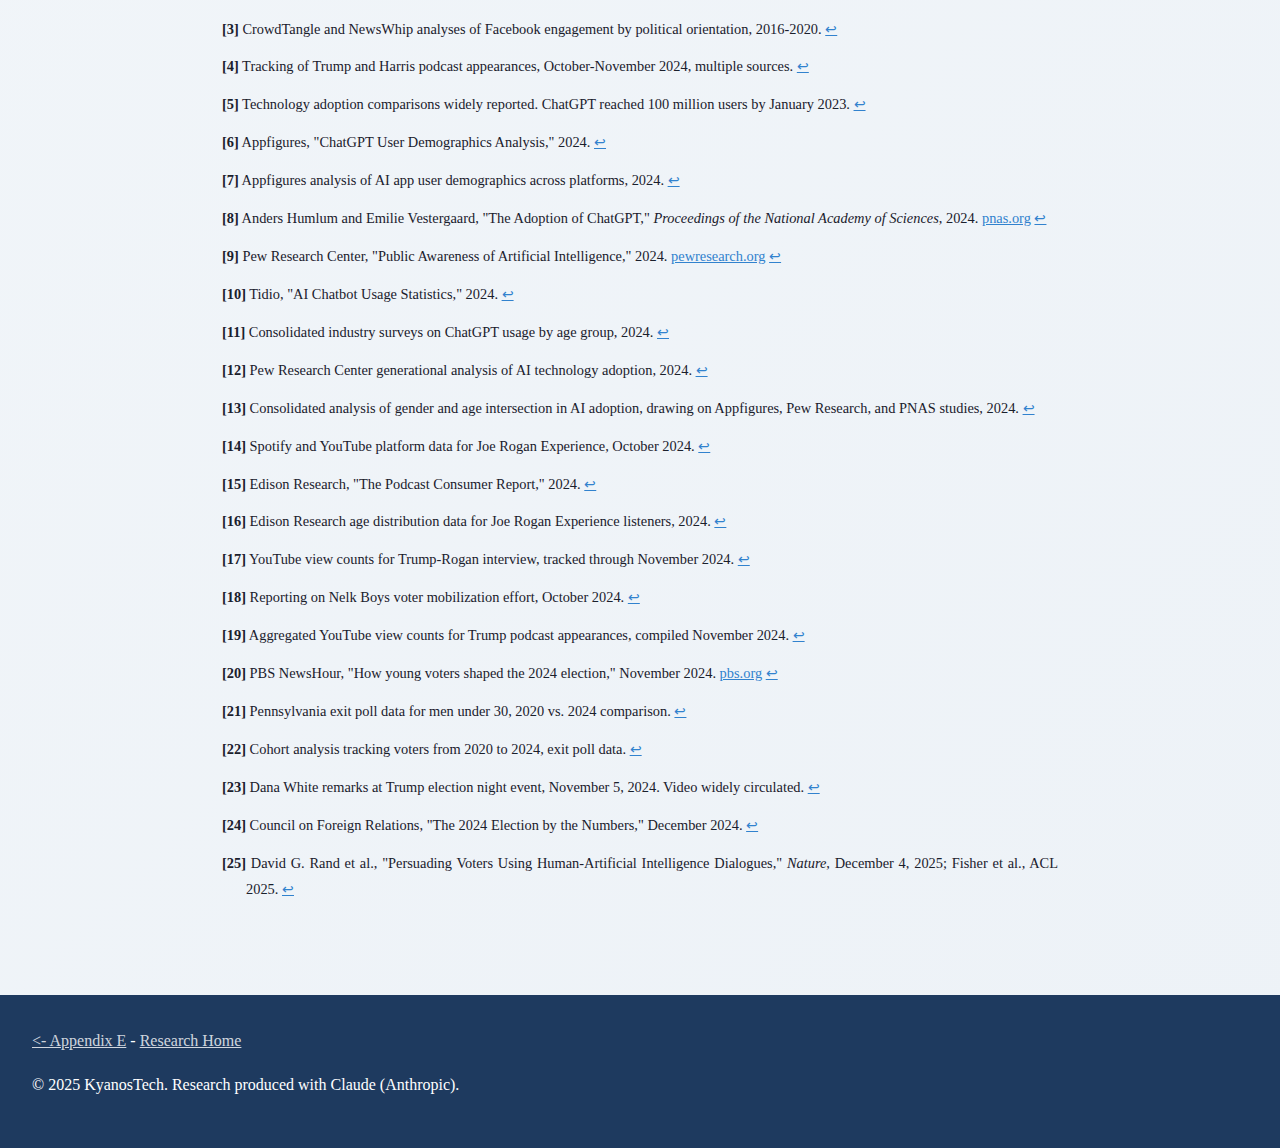
<file: appendices/appendix-f-demographic-convergence.html>
<!DOCTYPE html>
<html lang="en">
<head>
    <meta charset="UTF-8">
    <meta name="viewport" content="width=device-width, initial-scale=1.0">
    <title>Appendix F: The Decisive Demographic | KyanosTech Research</title>
    <style>
        :root {
            --primary-blue: #1e3a5f;
            --secondary-blue: #2c5282;
            --accent-blue: #3182ce;
            --light-blue: #ebf8ff;
            --text-dark: #1a202c;
            --text-medium: #4a5568;
            --border-color: #e2e8f0;
            --success-green: #38a169;
        }

        * { margin: 0; padding: 0; box-sizing: border-box; }

        body {
            font-family: 'Georgia', 'Times New Roman', serif;
            line-height: 1.8;
            color: var(--text-dark);
            background: linear-gradient(135deg, #f7fafc 0%, #edf2f7 100%);
        }

        .container { max-width: 900px; margin: 0 auto; padding: 2rem; }

        .site-header {
            background: var(--primary-blue);
            padding: 1rem 2rem;
        }

        .site-header-inner {
            max-width: 900px;
            margin: 0 auto;
            display: flex;
            justify-content: space-between;
            align-items: center;
        }

        .site-logo {
            color: white;
            text-decoration: none;
            font-weight: 700;
            font-size: 1.1rem;
        }

        .site-nav a {
            color: rgba(255,255,255,0.8);
            text-decoration: none;
            margin-left: 1.5rem;
            font-size: 0.9rem;
        }

        .site-nav a:hover { color: white; }

        .paper-header {
            background: linear-gradient(135deg, var(--primary-blue) 0%, var(--secondary-blue) 100%);
            color: white;
            padding: 3rem 2rem;
            text-align: center;
        }

        .paper-series {
            font-size: 0.9rem;
            text-transform: uppercase;
            letter-spacing: 3px;
            opacity: 0.9;
            margin-bottom: 0.5rem;
        }

        .paper-title {
            font-size: 2rem;
            font-weight: 700;
            margin-bottom: 0.5rem;
        }

        .paper-subtitle {
            font-size: 1.1rem;
            font-style: italic;
            opacity: 0.95;
        }

        .paper-meta {
            margin-top: 1.5rem;
            padding-top: 1.5rem;
            border-top: 1px solid rgba(255,255,255,0.3);
            font-size: 0.9rem;
        }

        .abstract {
            background: var(--light-blue);
            border-left: 4px solid var(--accent-blue);
            padding: 1.5rem 2rem;
            margin: 2rem 0;
            font-style: italic;
        }

        .abstract-label {
            font-weight: 700;
            font-style: normal;
            color: var(--primary-blue);
            text-transform: uppercase;
            font-size: 0.85rem;
            letter-spacing: 1px;
            margin-bottom: 0.5rem;
        }

        h2 {
            font-size: 1.5rem;
            color: var(--primary-blue);
            margin: 2.5rem 0 1rem 0;
            padding-bottom: 0.5rem;
            border-bottom: 2px solid var(--border-color);
        }

        h3 {
            font-size: 1.2rem;
            color: var(--secondary-blue);
            margin: 1.5rem 0 0.75rem 0;
        }

        p { margin-bottom: 1rem; text-align: justify; }

        ul, ol { margin: 1rem 0 1rem 2rem; }
        li { margin-bottom: 0.5rem; }

        .callout {
            padding: 1.5rem;
            margin: 1.5rem 0;
            border-radius: 0 8px 8px 0;
        }

        .callout-label {
            font-weight: 700;
            font-size: 0.85rem;
            text-transform: uppercase;
            letter-spacing: 1px;
            margin-bottom: 0.75rem;
        }

        .callout-finding {
            background: linear-gradient(135deg, #f0fff4 0%, #c6f6d5 100%);
            border-left: 4px solid var(--success-green);
        }

        .callout-finding .callout-label { color: #276749; }

        .callout-context {
            background: linear-gradient(135deg, #ebf8ff 0%, #bee3f8 100%);
            border-left: 4px solid var(--accent-blue);
        }

        .callout-context .callout-label { color: var(--primary-blue); }

        .data-table {
            width: 100%;
            border-collapse: collapse;
            margin: 1.5rem 0;
            font-size: 0.95rem;
        }

        .data-table th, .data-table td {
            padding: 0.75rem 1rem;
            border: 1px solid var(--border-color);
            text-align: left;
        }

        .data-table th {
            background: #f8fafc;
            font-weight: 600;
            color: var(--primary-blue);
        }

        .data-table tr:nth-child(even) { background: #f8fafc; }

        .cross-ref {
            background: #f8fafc;
            padding: 1rem;
            border-radius: 8px;
            margin: 2rem 0;
            font-style: italic;
        }

        .cross-ref a { color: var(--accent-blue); }

        .fn-ref a {
            color: var(--accent-blue);
            text-decoration: none;
            font-size: 0.8em;
            vertical-align: super;
        }

        .footnotes {
            margin-top: 3rem;
            padding-top: 1.5rem;
            border-top: 2px solid var(--border-color);
            font-size: 0.9rem;
        }

        .footnote-item {
            margin-bottom: 0.75rem;
            padding-left: 1.5rem;
            text-indent: -1.5rem;
        }

        .footnote-item a { color: var(--accent-blue); }

        .site-footer {
            background: var(--primary-blue);
            color: white;
            padding: 2rem;
            margin-top: 3rem;
            text-align: center;
        }

        .site-footer a { color: rgba(255,255,255,0.8); }
    
        /* Dropdown Navigation */
        .nav-dropdown { position: relative; display: inline-block; }
        .nav-dropdown-trigger { color: rgba(255,255,255,0.8); cursor: pointer; margin-left: 1.5rem; font-size: 0.9rem; }
        .nav-dropdown-content { display: none; position: absolute; top: 100%; left: 0; background: #1a2a3a; min-width: 280px; box-shadow: 0 4px 12px rgba(0,0,0,0.3); border-radius: 4px; padding: 0.5rem 0; z-index: 200; padding-top: 0.75rem; }
        .nav-dropdown::before { content: ''; position: absolute; top: 100%; left: 0; right: 0; height: 0.75rem; }
        .nav-dropdown:hover .nav-dropdown-content { display: block; }
        .nav-dropdown-content a { display: block; padding: 0.5rem 1rem; white-space: nowrap; font-size: 0.8125rem; color: rgba(255,255,255,0.8); border-left: 3px solid transparent; margin: 0; }
        .nav-dropdown-content a:hover { background: #2c4a6e; color: white; border-left-color: #4a90d9; }

    </style>
</head>
<body>
    <header class="site-header">
        <div class="site-header-inner">
            <a href="../index.html" class="site-logo">KyanosTech Research</a>
                        <nav class="site-nav">
                <a href="../index.html">Research</a>
                <div class="nav-dropdown">
                    <span class="nav-dropdown-trigger">Papers ▾</span>
                    <div class="nav-dropdown-content">
                        <a href="../papers/paper-1-synthesis.html">I. The Case for Progressive AI Infrastructure</a>
                        <a href="../papers/paper-2-gatekeeper.html">II. AI as the New Information Gatekeeper</a>
                        <a href="../papers/paper-3-structural-alignment.html">III. Evidence Asymmetry and Structural Alignment</a>
                        <a href="../papers/paper-4-neutrality.html">IV. The Impossibility of Political Neutrality</a>
                        <a href="../papers/paper-5-structured-data.html">V. Structured Data as Independent Value</a>
                        <a href="../papers/paper-6-technical-pathways.html">VI. Technical Pathways to AI Visibility</a>
                    </div>
                </div>
                <div class="nav-dropdown">
                    <span class="nav-dropdown-trigger">Appendices ▾</span>
                    <div class="nav-dropdown-content">
                        <a href="appendix-a-market-dynamics.html">A. Market Dynamics</a>
                        <a href="appendix-b-voter-ai-usage.html">B. Voter AI Usage Projections</a>
                        <a href="appendix-c-cost-per-vote-roi.html">C. Cost-Per-Vote ROI Analysis</a>
                        <a href="appendix-d-monte-carlo.html">D. Monte Carlo Simulation</a>
                        <a href="appendix-e-workflow-demo.html">E. Campaign Workflow Demo</a>
                        <a href="appendix-f-demographic-convergence.html">F. Demographic Convergence</a>
                    </div>
                </div>
                <a href="../about.html">About</a>
            </nav>
        </div>
    </header>

    <div class="paper-header">
        <div class="paper-header-inner">
            <div class="paper-series">Appendix F</div>
            <h1 class="paper-title">The Decisive Demographic</h1>
            <p class="paper-subtitle">Young Men, Podcast Influence, and AI Adoption Patterns</p>
            <div class="paper-meta">
                <span class="author">Ed Forman</span> with Claude (Anthropic) - December 2025
            </div>
        </div>
    </div>

    <div class="container">
        <div class="abstract">
            <div class="abstract-label">Abstract</div>
            <p>This appendix examines the demographic overlap between AI chatbot adoption and 2024 electoral influence. The data show that young men aged 18-29 constitute both the heaviest users of AI chatbots and the demographic group that shifted most dramatically in the 2024 election. Eighty-five percent of ChatGPT users are male. Seventy-one percent of men aged 18-24 use generative AI. This same cohort shifted approximately 15 percentage points toward Trump between 2020 and 2024, influenced substantially by podcast appearances. The demographic overlap suggests that the voters most susceptible to emerging media influence are also the voters most likely to receive political information through AI systems in future election cycles.</p>
        </div>

        <div class="cross-ref">
            <strong>Related:</strong> This appendix provides demographic evidence supporting arguments in <a href="../papers/paper-1-synthesis.html">Paper I</a> (the synthesis case) and <a href="../papers/paper-2-gatekeeper.html">Paper II</a> (AI as information gatekeeper). For electoral impact modeling, see <a href="appendix-d-monte-carlo.html">Appendix D</a>.
        </div>

        <h2>Historical Pattern</h2>

        <p>Each major shift in political media has followed a similar trajectory: early adopters build infrastructure while opponents debate engagement, creating advantages that prove difficult to overcome later.</p>

        <p>Conservative talk radio emerged after the Fairness Doctrine's 1987 repeal. By 2008, conservative hosts outnumbered liberal hosts approximately ten to one.<sup class="fn-ref"><a href="#fn1" id="fn1-ref">1</a></sup> Air America, the most significant progressive talk radio effort, launched in 2004 and declared bankruptcy in 2010.<sup class="fn-ref"><a href="#fn2" id="fn2-ref">2</a></sup></p>

        <p>Social media showed a different pattern. Obama's 2008 campaign pioneered political social media, but by 2016 conservative media had developed superior content distribution networks, particularly on Facebook.<sup class="fn-ref"><a href="#fn3" id="fn3-ref">3</a></sup></p>

        <p>Podcasts followed the talk radio pattern. The medium grew for roughly a decade before becoming electorally decisive in 2024. The Trump campaign made 13 or more podcast appearances targeting young male audiences; Harris's engagement was more limited.<sup class="fn-ref"><a href="#fn4" id="fn4-ref">4</a></sup></p>

        <p>AI chatbots are developing faster than any previous medium. ChatGPT reached 100 million users in two months, a milestone that took TikTok nine months, Instagram two and a half years, and Facebook four and a half years.<sup class="fn-ref"><a href="#fn5" id="fn5-ref">5</a></sup> The window for infrastructure building is correspondingly compressed.</p>

        <h2>AI Chatbot Demographics</h2>

        <h3>Gender Distribution</h3>

        <p>Men dominate AI chatbot adoption. According to 2024 analytics from Appfigures, 85 percent of ChatGPT users are male.<sup class="fn-ref"><a href="#fn6" id="fn6-ref">6</a></sup> This gap extends across platforms: only 18 percent of AI assistant app users and 14 percent of AI image generator users are female.<sup class="fn-ref"><a href="#fn7" id="fn7-ref">7</a></sup></p>

        <p>A study published in the <em>Proceedings of the National Academy of Sciences</em> found that women were 16 percentage points behind men in ChatGPT adoption across all occupations, even when comparing workers with identical job responsibilities.<sup class="fn-ref"><a href="#fn8" id="fn8-ref">8</a></sup></p>

        <h3>Age Distribution</h3>

        <p>Young adults show the highest adoption rates:</p>

        <table class="data-table">
            <thead>
                <tr>
                    <th>Age Group</th>
                    <th>AI Usage</th>
                    <th>Source</th>
                </tr>
            </thead>
            <tbody>
                <tr>
                    <td>18-24</td>
                    <td>58% have used ChatGPT</td>
                    <td>Pew Research<sup class="fn-ref"><a href="#fn9" id="fn9-ref">9</a></sup></td>
                </tr>
                <tr>
                    <td>18-29</td>
                    <td>40% use chatbots daily</td>
                    <td>Tidio<sup class="fn-ref"><a href="#fn10" id="fn10-ref">10</a></sup></td>
                </tr>
                <tr>
                    <td>25-34</td>
                    <td>50% have used ChatGPT</td>
                    <td>Industry surveys<sup class="fn-ref"><a href="#fn11" id="fn11-ref">11</a></sup></td>
                </tr>
                <tr>
                    <td>55+</td>
                    <td>4% interact with chatbots</td>
                    <td>Pew Research<sup class="fn-ref"><a href="#fn12" id="fn12-ref">12</a></sup></td>
                </tr>
            </tbody>
        </table>

        <h3>The Intersection</h3>

        <p>When gender and age combine, the concentration becomes stark: 71 percent of men aged 18-24 use generative AI, the highest rate of any demographic group.<sup class="fn-ref"><a href="#fn13" id="fn13-ref">13</a></sup></p>

        <h2>The 2024 Podcast Effect</h2>

        <h3>Rogan and the Young Male Audience</h3>

        <p><em>The Joe Rogan Experience</em> emerged as the most politically consequential podcast in 2024:</p>

        <table class="data-table">
            <thead>
                <tr>
                    <th>Metric</th>
                    <th>Value</th>
                </tr>
            </thead>
            <tbody>
                <tr>
                    <td>Spotify followers</td>
                    <td>15.7 million<sup class="fn-ref"><a href="#fn14" id="fn14-ref">14</a></sup></td>
                </tr>
                <tr>
                    <td>YouTube subscribers</td>
                    <td>17.5 million</td>
                </tr>
                <tr>
                    <td>Male audience share</td>
                    <td>80%<sup class="fn-ref"><a href="#fn15" id="fn15-ref">15</a></sup></td>
                </tr>
                <tr>
                    <td>Audience aged 18-34</td>
                    <td>56%<sup class="fn-ref"><a href="#fn16" id="fn16-ref">16</a></sup></td>
                </tr>
                <tr>
                    <td>Trump interview views (YouTube)</td>
                    <td>50+ million<sup class="fn-ref"><a href="#fn17" id="fn17-ref">17</a></sup></td>
                </tr>
            </tbody>
        </table>

        <p>Trump's podcast appearances extended beyond Rogan to include Theo Von (14 million YouTube views), Logan Paul, and the Nelk Boys, who led a $20 million voter mobilization effort targeting college fraternities.<sup class="fn-ref"><a href="#fn18" id="fn18-ref">18</a></sup> Combined YouTube views across these appearances exceeded 68 million.<sup class="fn-ref"><a href="#fn19" id="fn19-ref">19</a></sup></p>

        <h3>Electoral Results</h3>

        <p>Exit polls documented substantial movement among young male voters:</p>

        <table class="data-table">
            <thead>
                <tr>
                    <th>Metric</th>
                    <th>2024 Result</th>
                    <th>Change from 2020</th>
                </tr>
            </thead>
            <tbody>
                <tr>
                    <td>Men 18-29 nationally</td>
                    <td>Trump +14-16</td>
                    <td>Shifted ~15 points<sup class="fn-ref"><a href="#fn20" id="fn20-ref">20</a></sup></td>
                </tr>
                <tr>
                    <td>Men under 30 in Pennsylvania</td>
                    <td>Trump +18</td>
                    <td>Biden won by 9 in 2020<sup class="fn-ref"><a href="#fn21" id="fn21-ref">21</a></sup></td>
                </tr>
                <tr>
                    <td>Men 25-29 nationally</td>
                    <td>Trump +2</td>
                    <td>Biden won by 29 in 2020<sup class="fn-ref"><a href="#fn22" id="fn22-ref">22</a></sup></td>
                </tr>
            </tbody>
        </table>

        <p>At Trump's election night event, Dana White thanked "the Nelk Boys, Adin Ross, Theo Von, Bussin' With The Boys, and last but not least, the mighty and powerful Joe Rogan."<sup class="fn-ref"><a href="#fn23" id="fn23-ref">23</a></sup></p>

        <h2>The Overlap</h2>

        <div class="callout callout-finding">
            <div class="callout-label">Key Finding</div>
            <p><span class="highlight">The demographic overlap between heavy AI users and podcast-influenced 2024 voters is substantial.</span> Men 18-29 use generative AI at the highest rates (71 percent of men 18-24) and shifted approximately 15 points toward Trump via podcast influence. The 80 percent male podcast audience mirrors the 85 percent male ChatGPT user base. The 56 percent of Rogan listeners aged 18-34 aligns with the 58 percent ChatGPT adoption rate among 18-24 year olds.</p>
        </div>

        <p><span class="highlight">The pattern suggests a sequence: podcasts influenced young men in 2024; AI chatbots will increasingly influence this same demographic in 2026 and 2028.</span> Unlike podcasts, which require episodic engagement, AI chatbots offer continuous, personalized interaction.</p>

        <h2>Scale Comparison</h2>

        <p>The adoption curves differ substantially:</p>

        <table class="data-table">
            <thead>
                <tr>
                    <th>Medium</th>
                    <th>Years to Political Significance</th>
                </tr>
            </thead>
            <tbody>
                <tr>
                    <td>Talk radio</td>
                    <td>~15 years (1987-2002)</td>
                </tr>
                <tr>
                    <td>Social media</td>
                    <td>~8 years (2008-2016)</td>
                </tr>
                <tr>
                    <td>Podcasts</td>
                    <td>~10 years (2014-2024)</td>
                </tr>
                <tr>
                    <td>AI chatbots</td>
                    <td>~3 years (2022-2025)</td>
                </tr>
            </tbody>
        </table>

        <h2>Conclusion</h2>

        <p>The data show near-complete demographic overlap between AI chatbot heavy users and the voters who proved most responsive to podcast influence in 2024. <span class="highlight">Young men aged 18-29 constitute the decisive swing demographic, and this same group is adopting AI at the fastest rates.</span></p>

        <p>The 2024 election was decided by 229,766 votes across Wisconsin, Michigan, and Pennsylvania.<sup class="fn-ref"><a href="#fn24" id="fn24-ref">24</a></sup> In an environment where AI chatbots can shift voter preferences by 3.9 to 10 percentage points and flip 1 in 21 voters in a single conversation,<sup class="fn-ref"><a href="#fn25" id="fn25-ref">25</a></sup> the question of which information these voters receive through AI systems becomes electorally significant.</p>

        <div class="footnotes">
            <h2>Notes</h2>

            <p class="footnote-item" id="fn1"><strong>[1]</strong> Talkers Magazine Heavy Hundred rankings and industry analysis, 2008. <a href="#fn1-ref">↩</a></p>

            <p class="footnote-item" id="fn2"><strong>[2]</strong> Air America Radio filed for Chapter 7 bankruptcy in January 2010 after launching in March 2004. <a href="#fn2-ref">↩</a></p>

            <p class="footnote-item" id="fn3"><strong>[3]</strong> CrowdTangle and NewsWhip analyses of Facebook engagement by political orientation, 2016-2020. <a href="#fn3-ref">↩</a></p>

            <p class="footnote-item" id="fn4"><strong>[4]</strong> Tracking of Trump and Harris podcast appearances, October-November 2024, multiple sources. <a href="#fn4-ref">↩</a></p>

            <p class="footnote-item" id="fn5"><strong>[5]</strong> Technology adoption comparisons widely reported. ChatGPT reached 100 million users by January 2023. <a href="#fn5-ref">↩</a></p>

            <p class="footnote-item" id="fn6"><strong>[6]</strong> Appfigures, "ChatGPT User Demographics Analysis," 2024. <a href="#fn6-ref">↩</a></p>

            <p class="footnote-item" id="fn7"><strong>[7]</strong> Appfigures analysis of AI app user demographics across platforms, 2024. <a href="#fn7-ref">↩</a></p>

            <p class="footnote-item" id="fn8"><strong>[8]</strong> Anders Humlum and Emilie Vestergaard, "The Adoption of ChatGPT," <em>Proceedings of the National Academy of Sciences</em>, 2024. <a href="https://www.pnas.org/doi/10.1073/pnas.2407737121" target="_blank">pnas.org</a> <a href="#fn8-ref">↩</a></p>

            <p class="footnote-item" id="fn9"><strong>[9]</strong> Pew Research Center, "Public Awareness of Artificial Intelligence," 2024. <a href="https://www.pewresearch.org/internet/2024/03/26/public-awareness-of-artificial-intelligence/" target="_blank">pewresearch.org</a> <a href="#fn9-ref">↩</a></p>

            <p class="footnote-item" id="fn10"><strong>[10]</strong> Tidio, "AI Chatbot Usage Statistics," 2024. <a href="#fn10-ref">↩</a></p>

            <p class="footnote-item" id="fn11"><strong>[11]</strong> Consolidated industry surveys on ChatGPT usage by age group, 2024. <a href="#fn11-ref">↩</a></p>

            <p class="footnote-item" id="fn12"><strong>[12]</strong> Pew Research Center generational analysis of AI technology adoption, 2024. <a href="#fn12-ref">↩</a></p>

            <p class="footnote-item" id="fn13"><strong>[13]</strong> Consolidated analysis of gender and age intersection in AI adoption, drawing on Appfigures, Pew Research, and PNAS studies, 2024. <a href="#fn13-ref">↩</a></p>

            <p class="footnote-item" id="fn14"><strong>[14]</strong> Spotify and YouTube platform data for Joe Rogan Experience, October 2024. <a href="#fn14-ref">↩</a></p>

            <p class="footnote-item" id="fn15"><strong>[15]</strong> Edison Research, "The Podcast Consumer Report," 2024. <a href="#fn15-ref">↩</a></p>

            <p class="footnote-item" id="fn16"><strong>[16]</strong> Edison Research age distribution data for Joe Rogan Experience listeners, 2024. <a href="#fn16-ref">↩</a></p>

            <p class="footnote-item" id="fn17"><strong>[17]</strong> YouTube view counts for Trump-Rogan interview, tracked through November 2024. <a href="#fn17-ref">↩</a></p>

            <p class="footnote-item" id="fn18"><strong>[18]</strong> Reporting on Nelk Boys voter mobilization effort, October 2024. <a href="#fn18-ref">↩</a></p>

            <p class="footnote-item" id="fn19"><strong>[19]</strong> Aggregated YouTube view counts for Trump podcast appearances, compiled November 2024. <a href="#fn19-ref">↩</a></p>

            <p class="footnote-item" id="fn20"><strong>[20]</strong> PBS NewsHour, "How young voters shaped the 2024 election," November 2024. <a href="https://www.pbs.org/newshour/politics/how-young-voters-shaped-the-2024-election" target="_blank">pbs.org</a> <a href="#fn20-ref">↩</a></p>

            <p class="footnote-item" id="fn21"><strong>[21]</strong> Pennsylvania exit poll data for men under 30, 2020 vs. 2024 comparison. <a href="#fn21-ref">↩</a></p>

            <p class="footnote-item" id="fn22"><strong>[22]</strong> Cohort analysis tracking voters from 2020 to 2024, exit poll data. <a href="#fn22-ref">↩</a></p>

            <p class="footnote-item" id="fn23"><strong>[23]</strong> Dana White remarks at Trump election night event, November 5, 2024. Video widely circulated. <a href="#fn23-ref">↩</a></p>

            <p class="footnote-item" id="fn24"><strong>[24]</strong> Council on Foreign Relations, "The 2024 Election by the Numbers," December 2024. <a href="#fn24-ref">↩</a></p>

            <p class="footnote-item" id="fn25"><strong>[25]</strong> David G. Rand et al., "Persuading Voters Using Human-Artificial Intelligence Dialogues," <em>Nature</em>, December 4, 2025; Fisher et al., ACL 2025. <a href="#fn25-ref">↩</a></p>
        </div>
    </div>

    <footer class="site-footer">
        <div class="site-footer-inner">
            <p><a href="appendix-e-workflow-demo.html"><- Appendix E</a> - <a href="../index.html">Research Home</a></p>
            <p>© 2025 KyanosTech. Research produced with Claude (Anthropic).</p>
        </div>
    </footer>
</body>
</html>
</file>
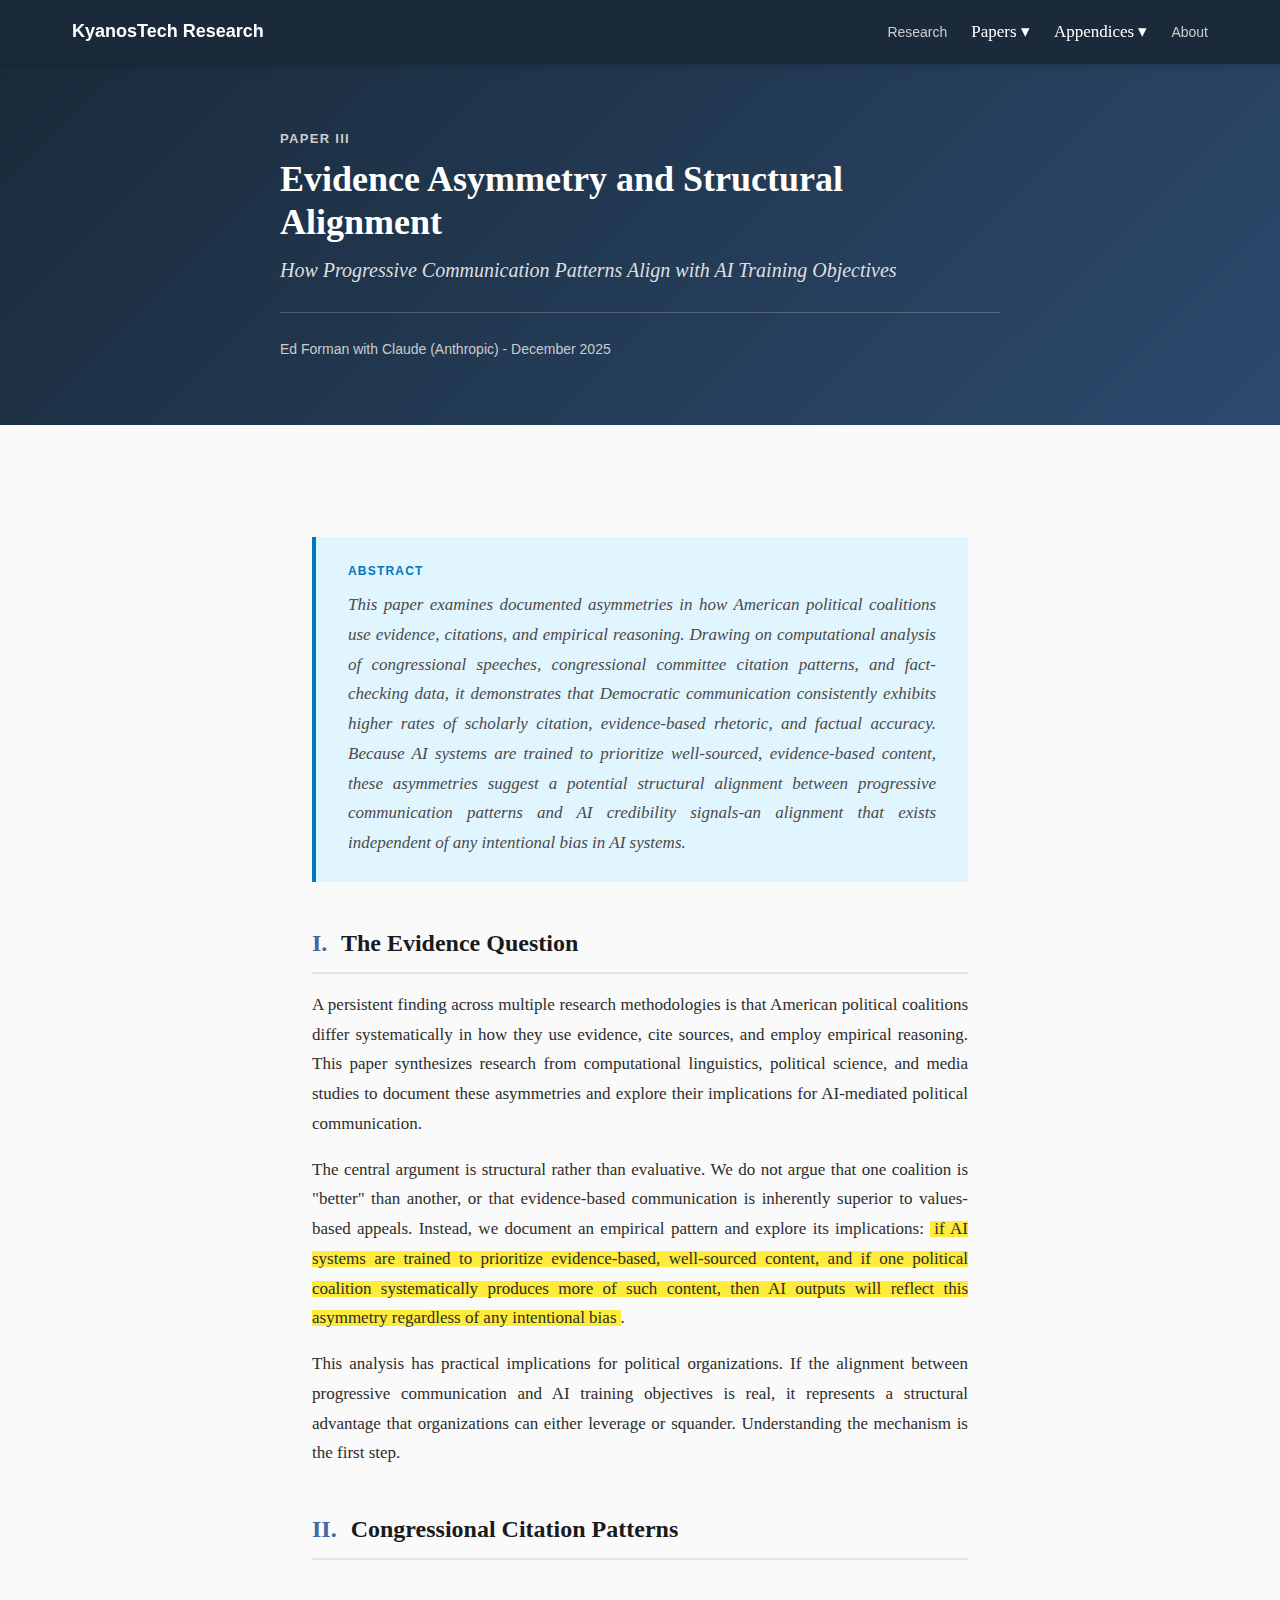
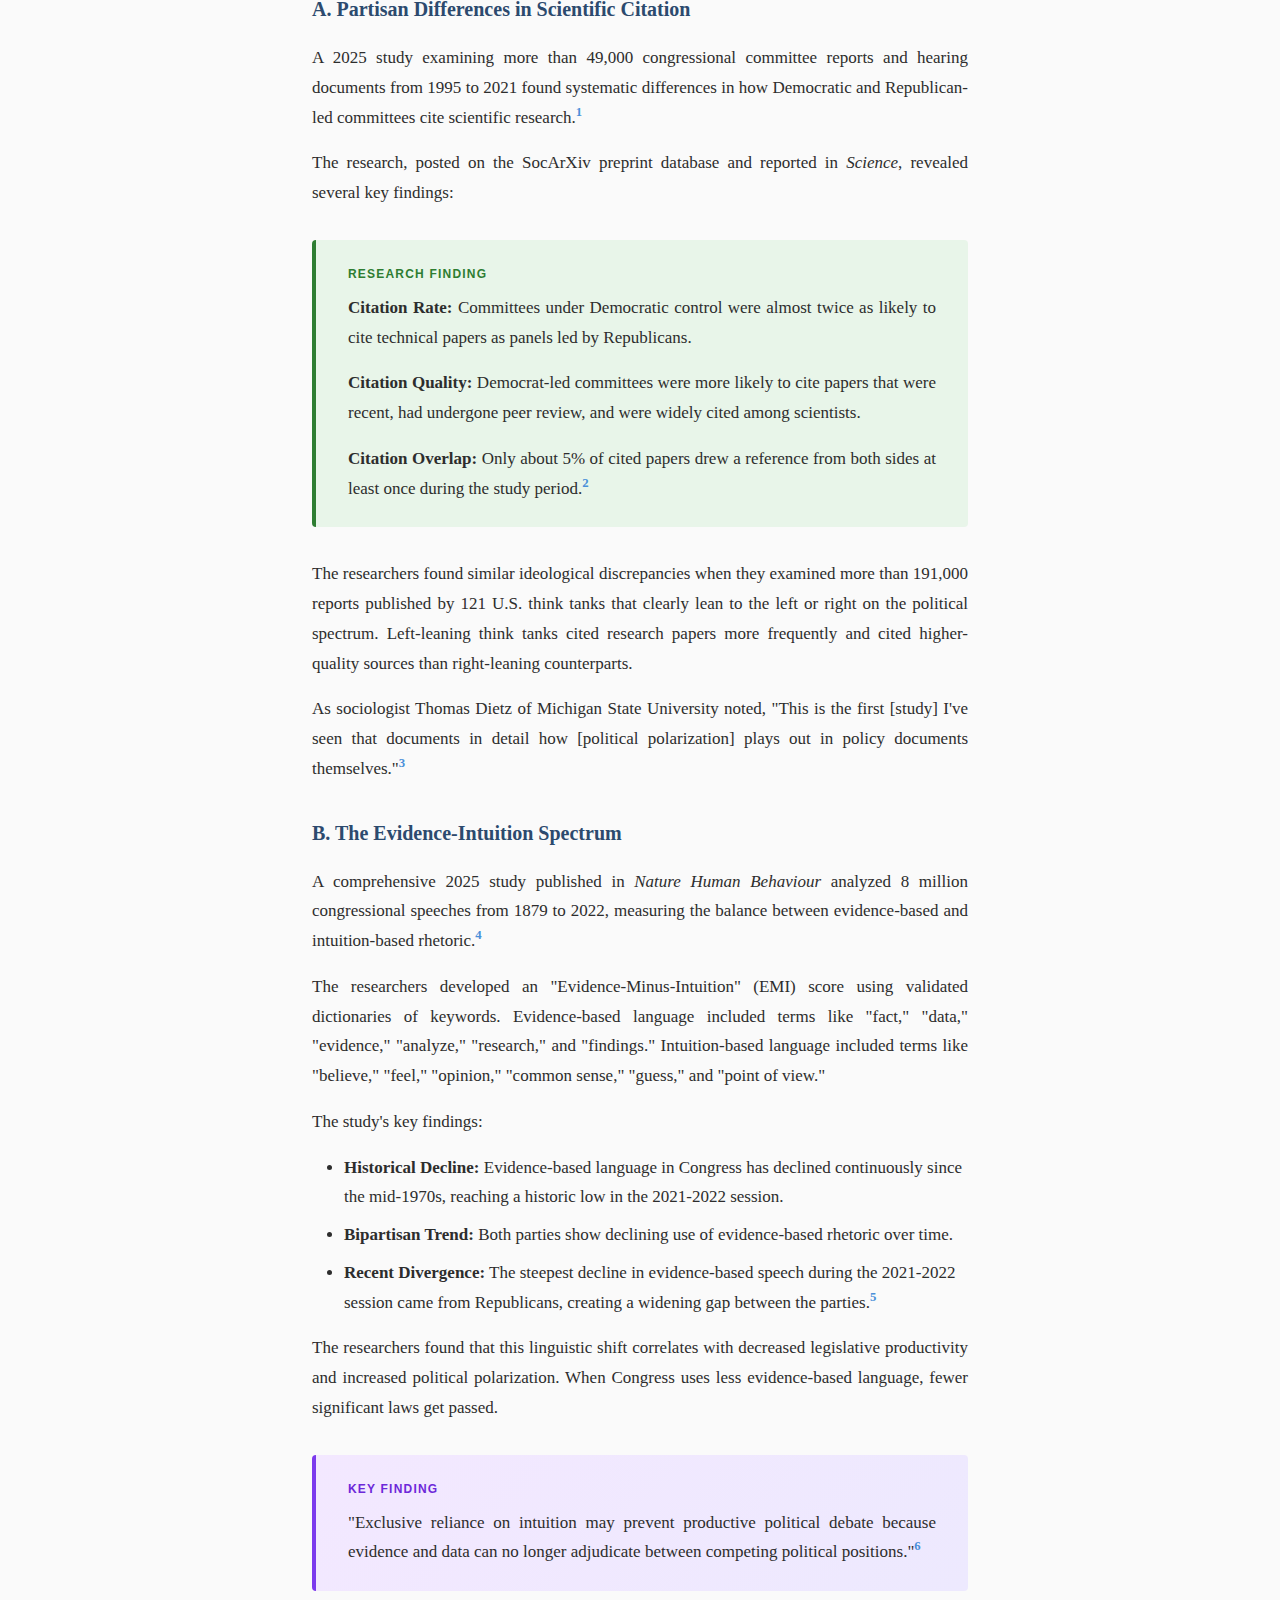
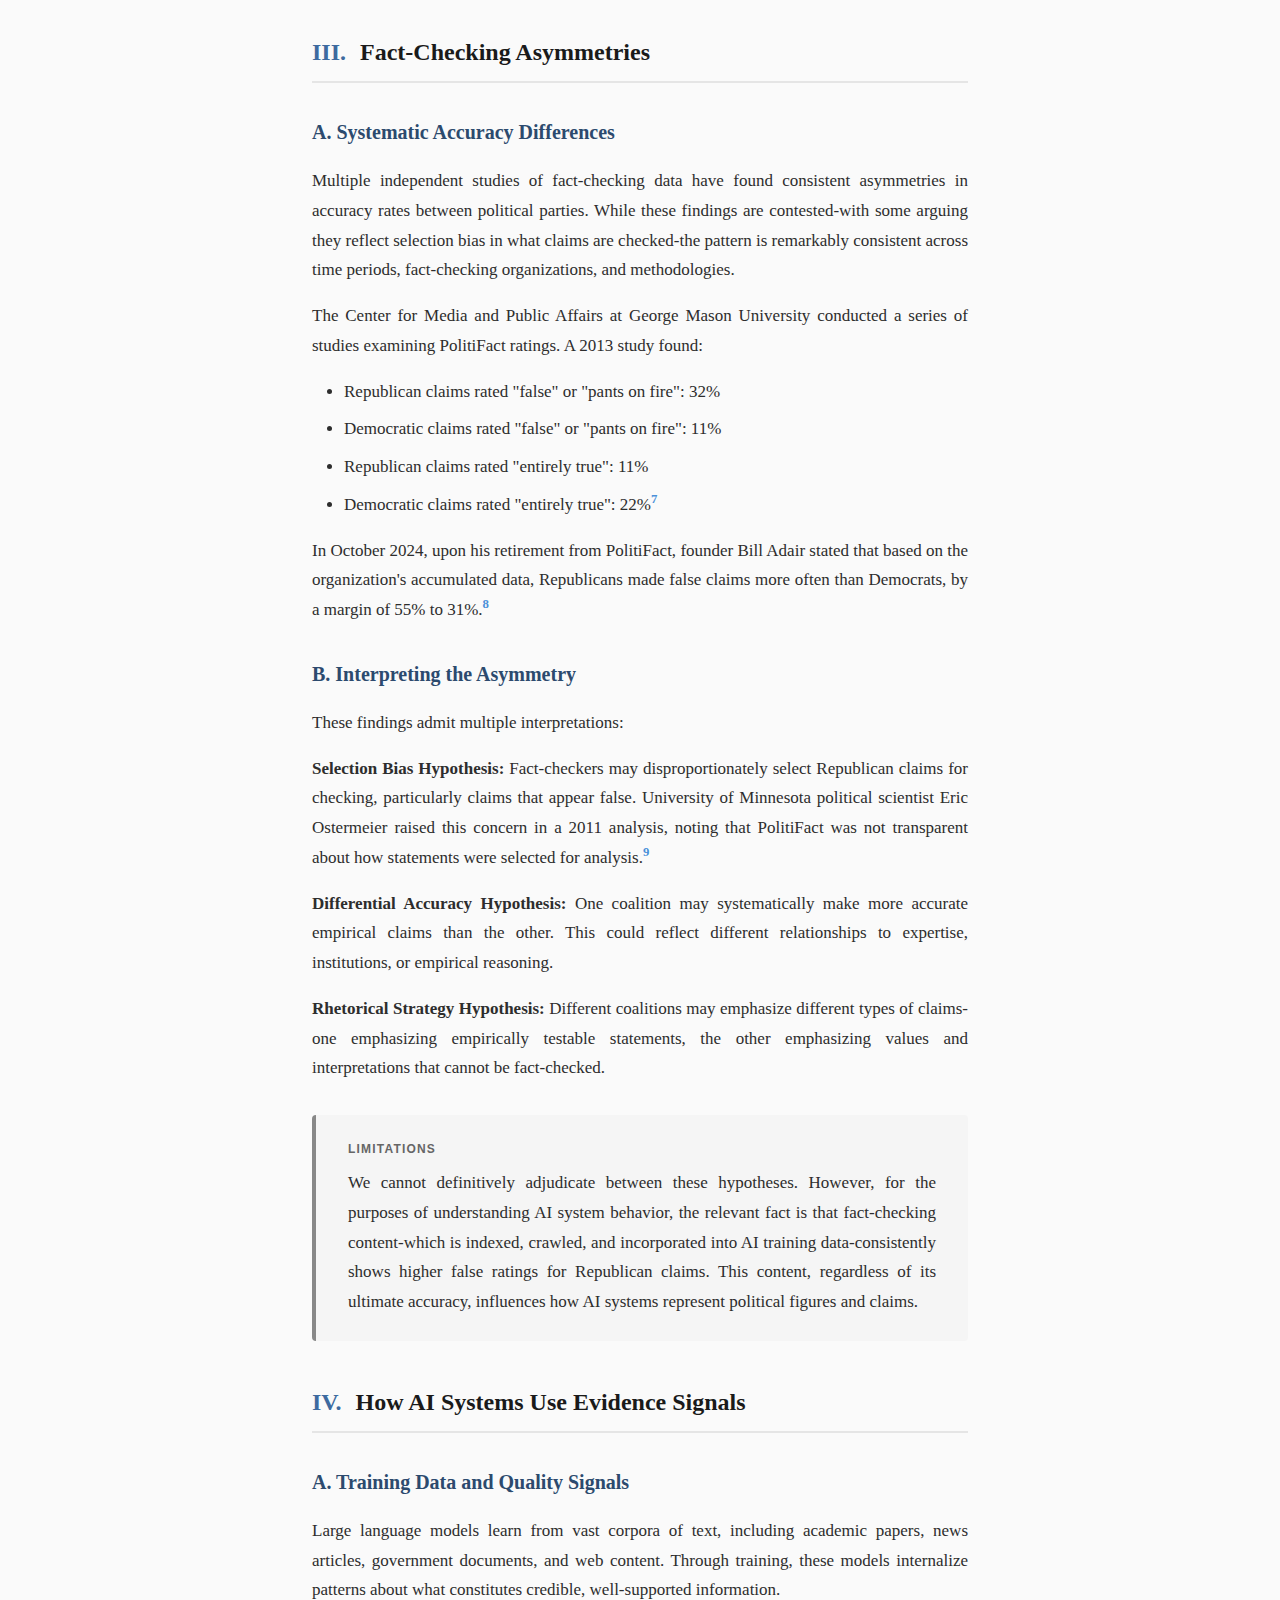
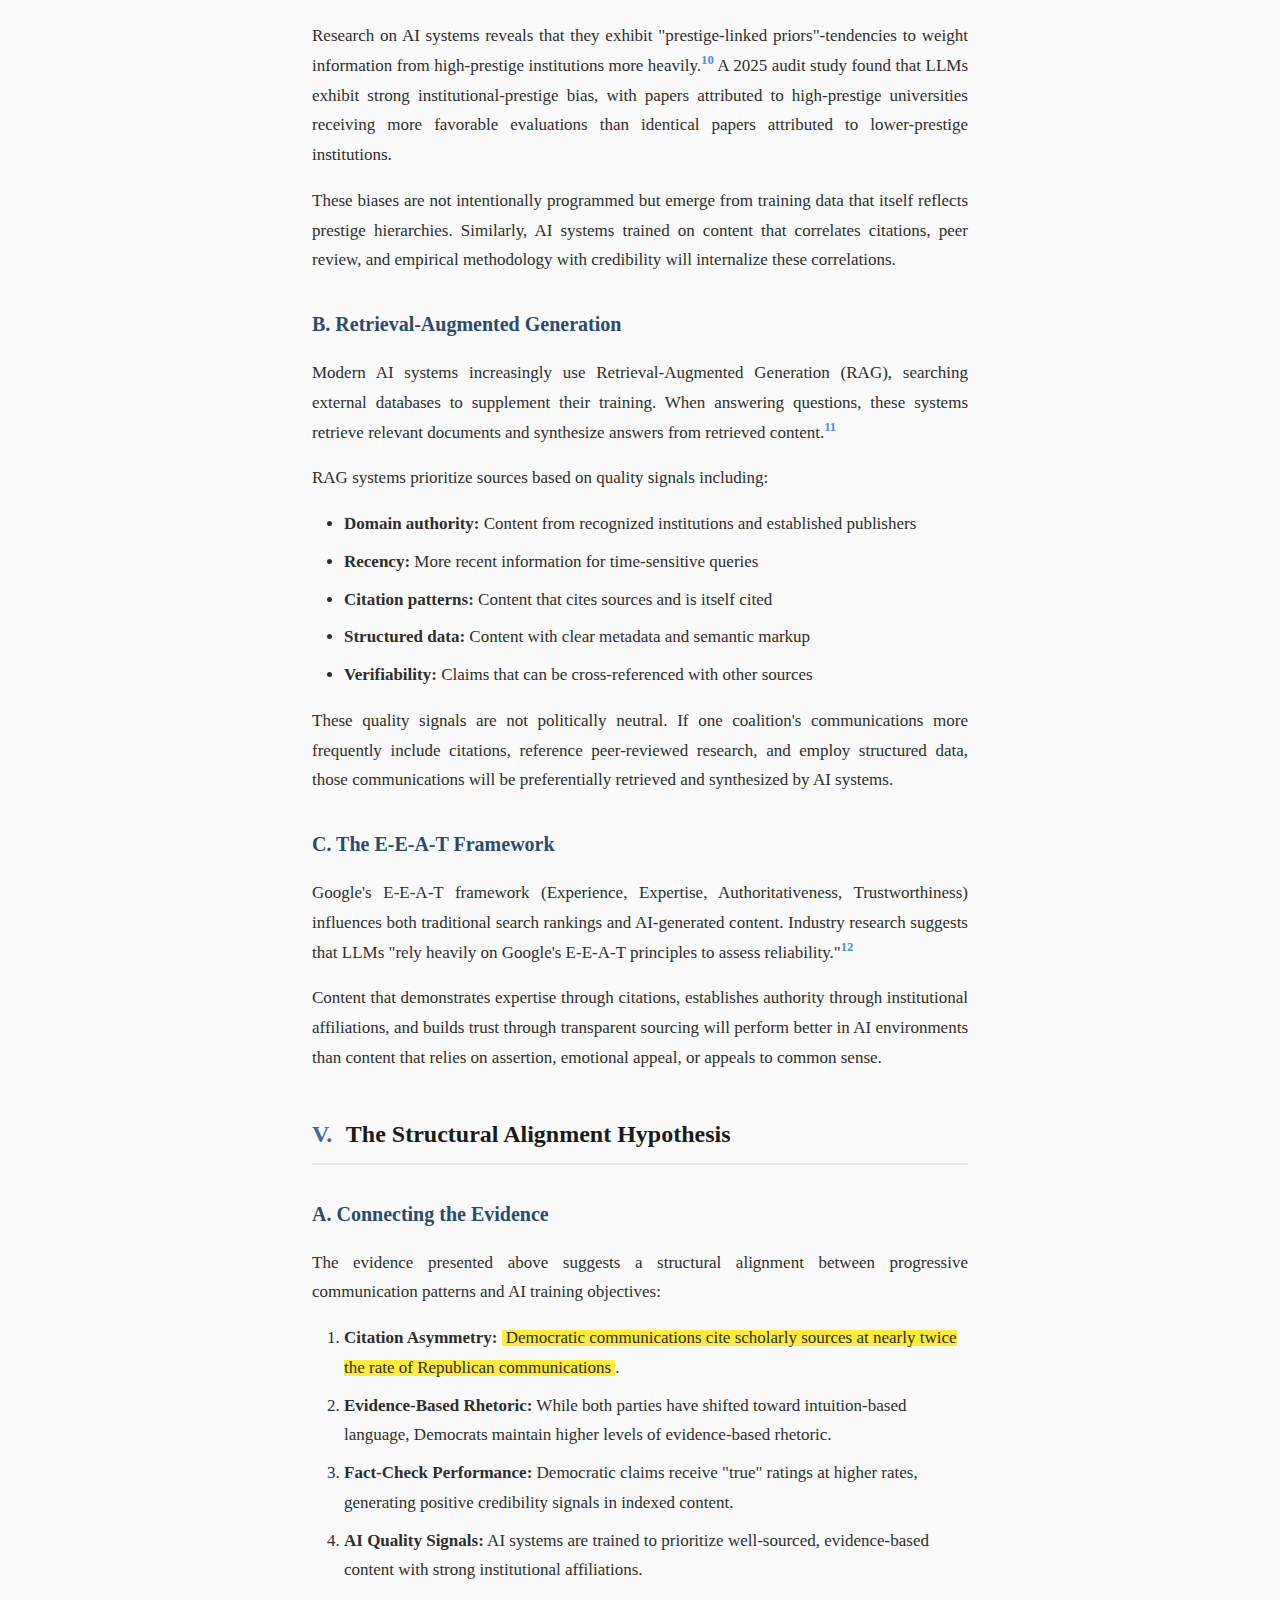
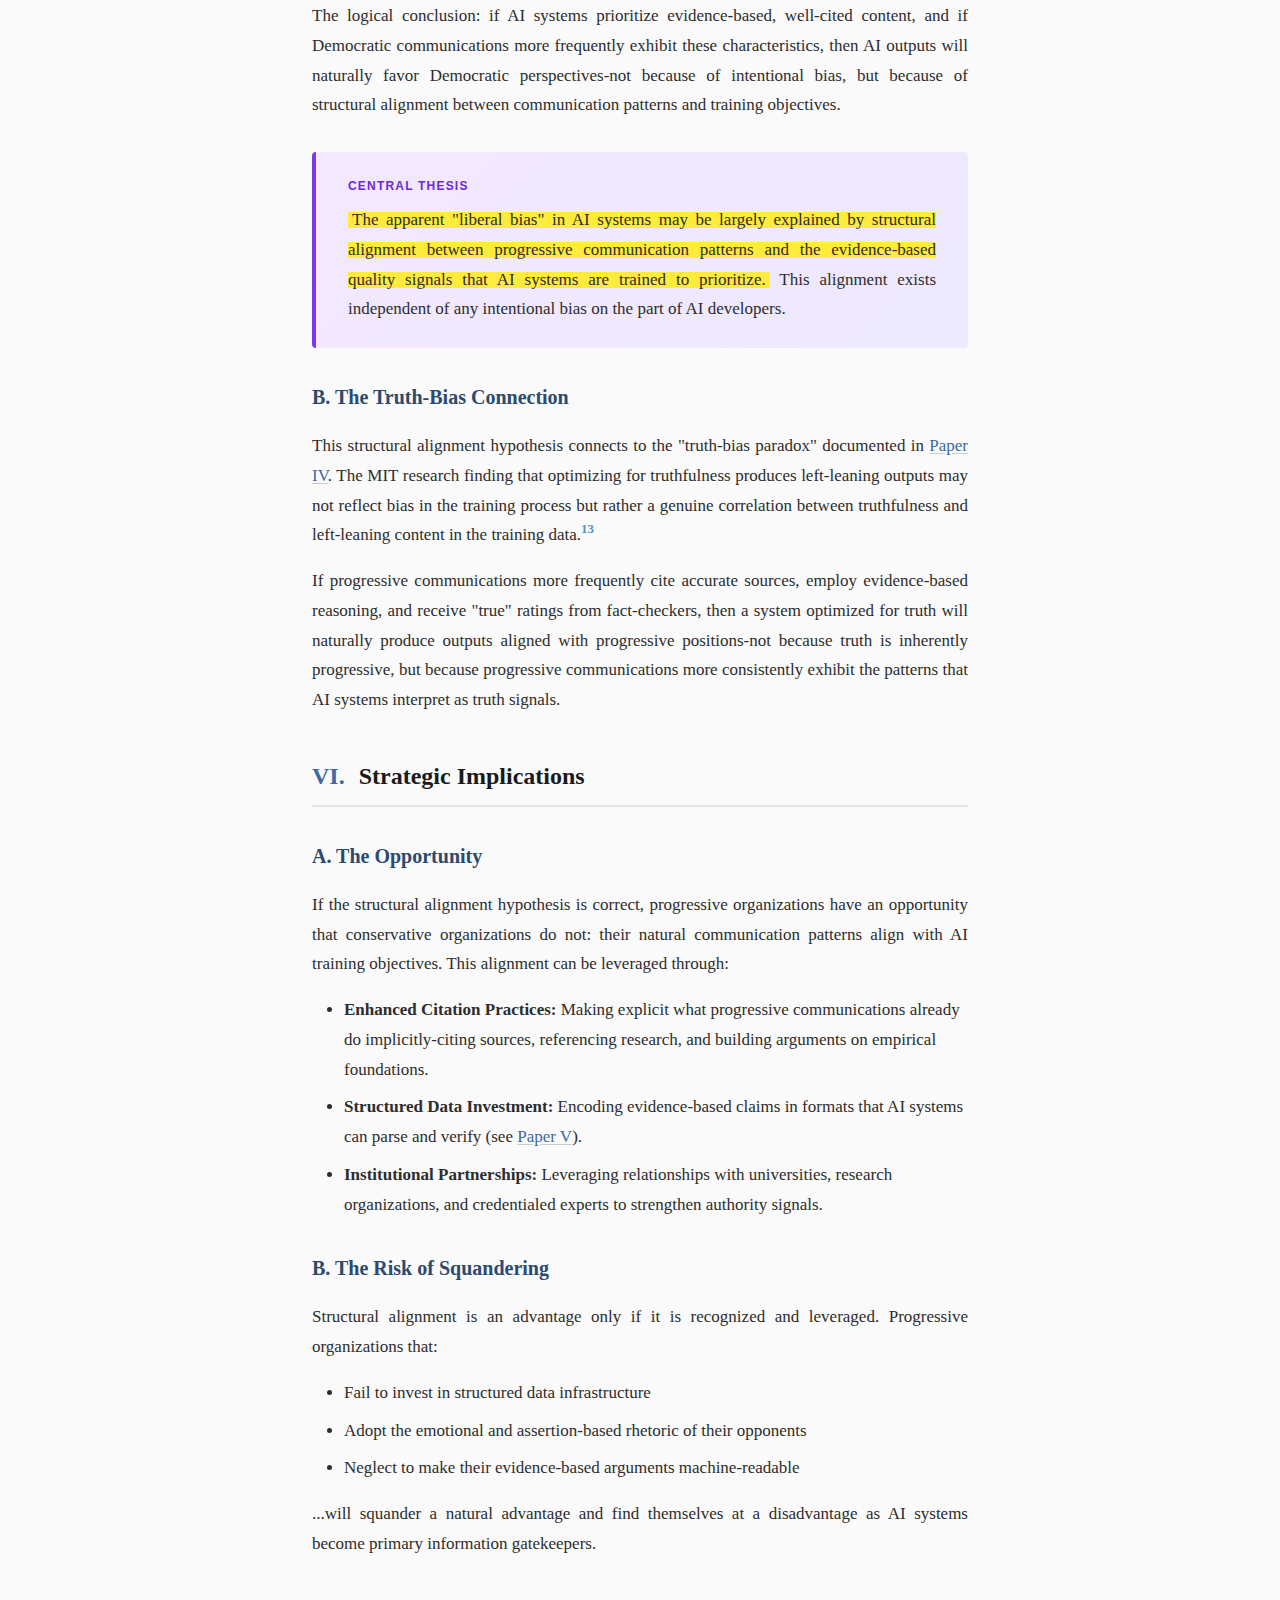
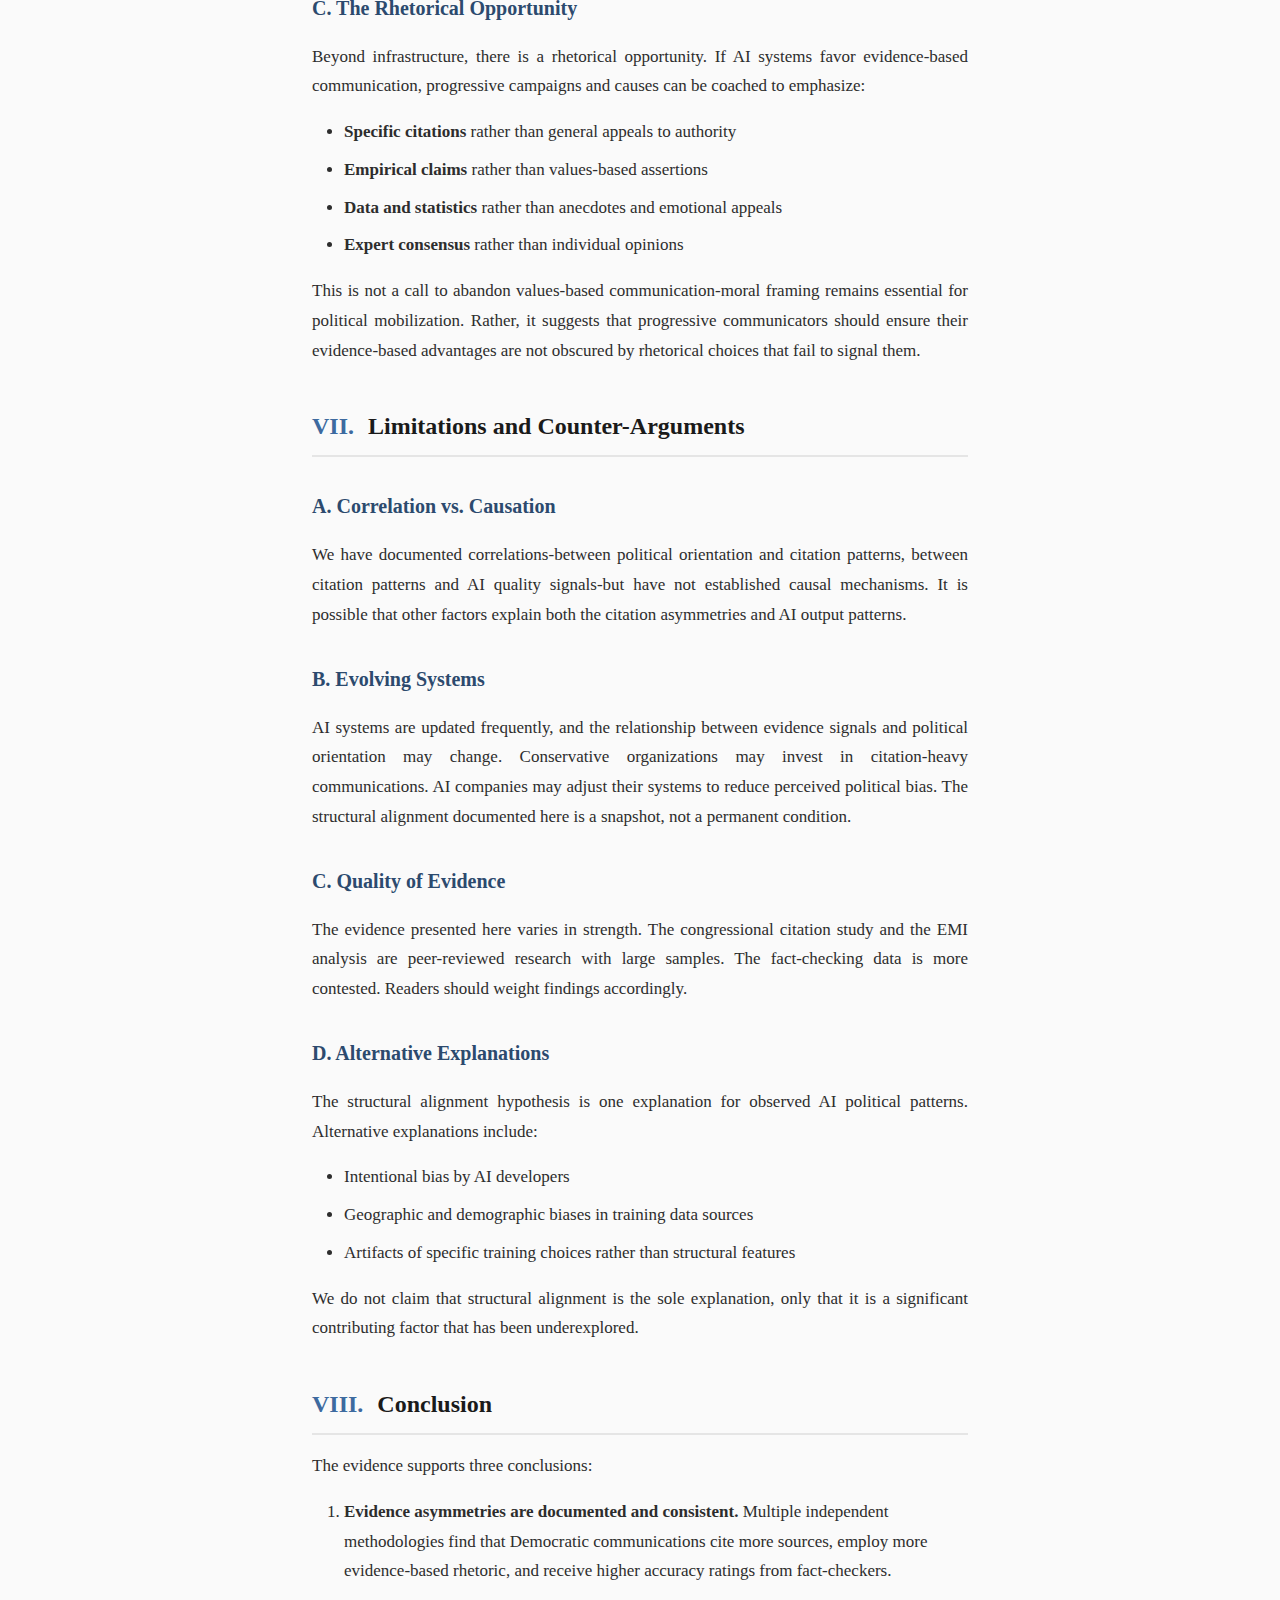
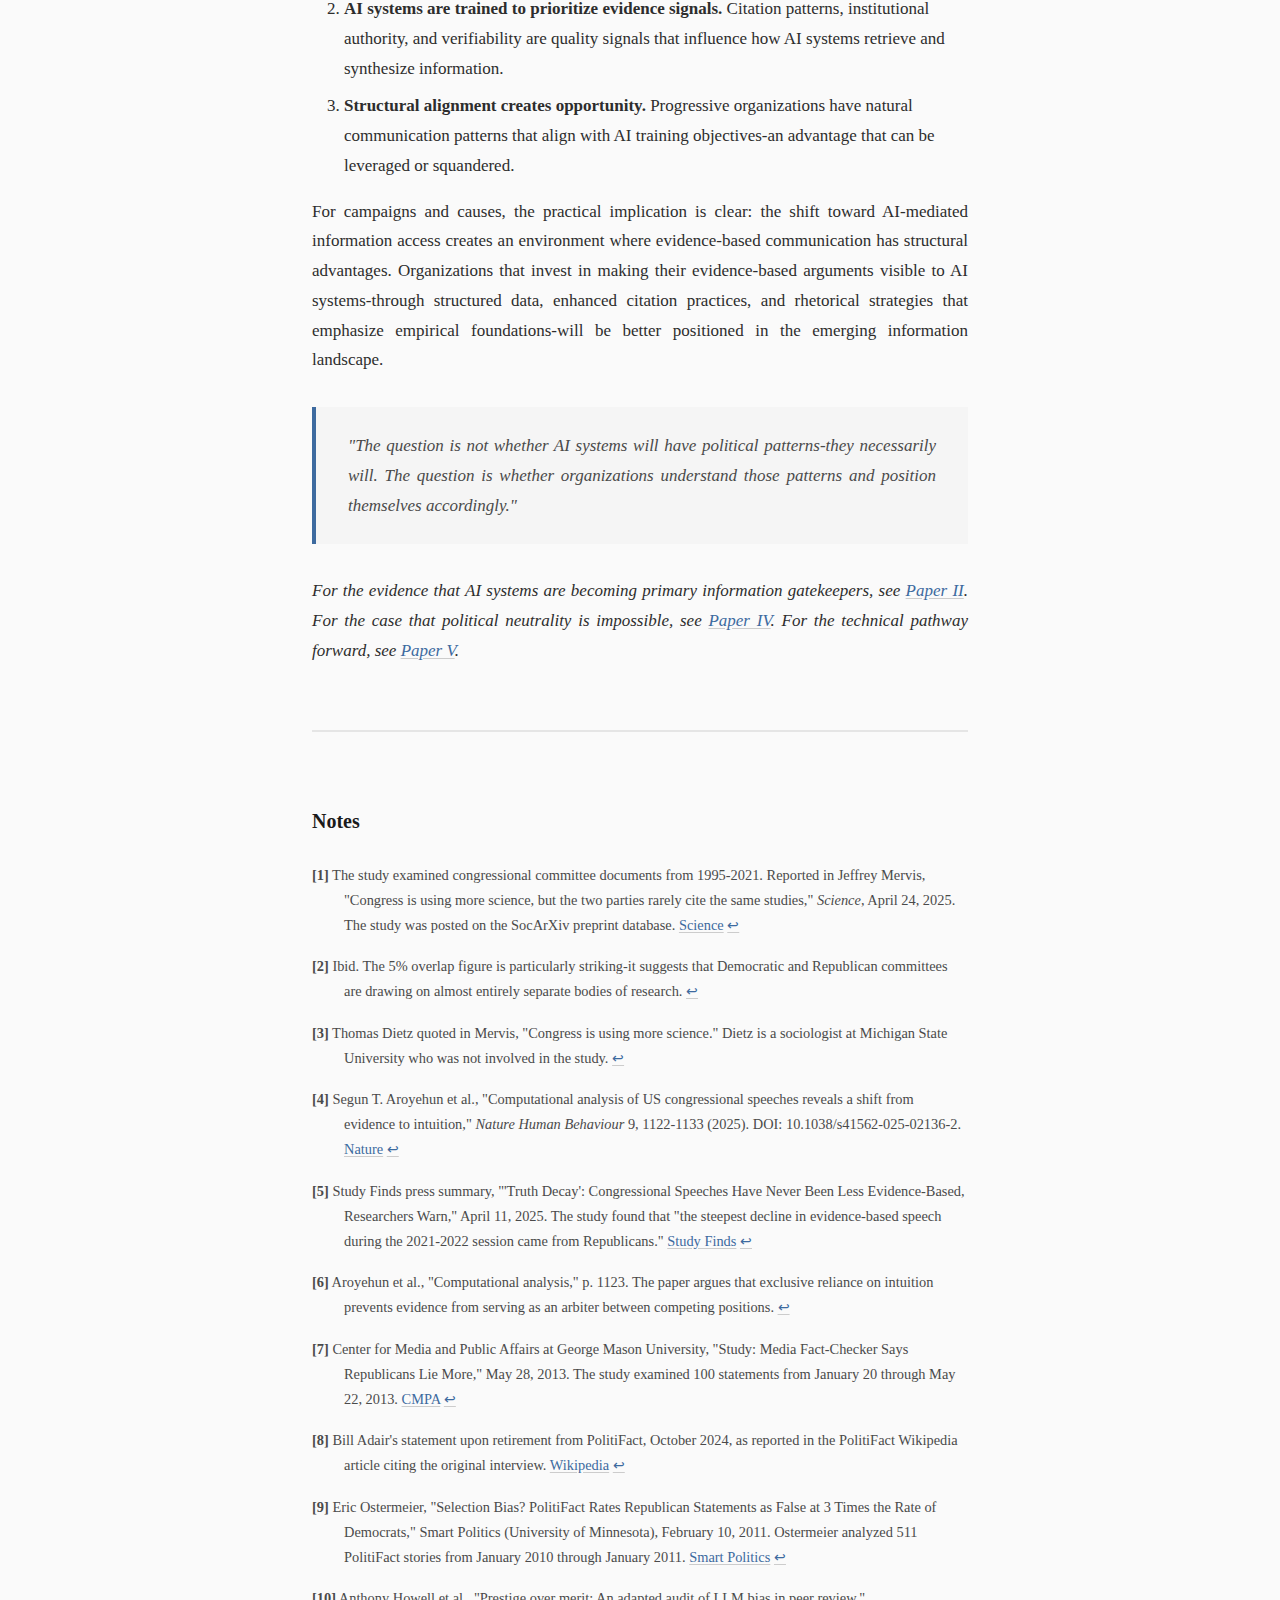
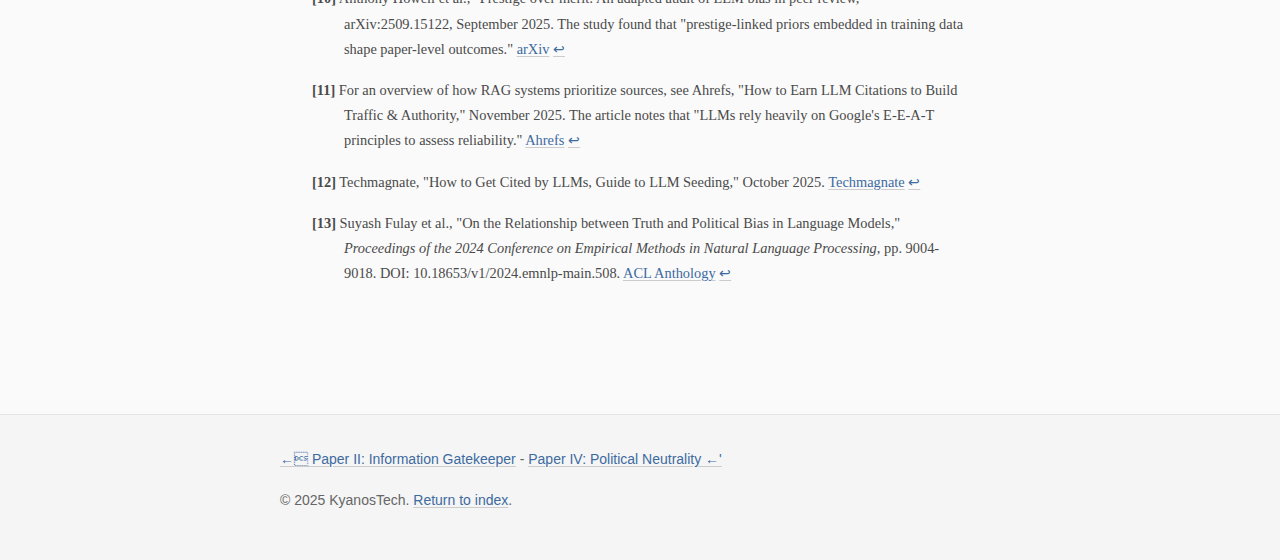
<file: papers/paper-3-structural-alignment.html>
<!DOCTYPE html>
<html lang="en">
<head>
    <meta charset="UTF-8">
    <meta name="viewport" content="width=device-width, initial-scale=1.0">
    <title>Paper III: Evidence Asymmetry and Structural Alignment | KyanosTech Research</title>
    <link rel="stylesheet" href="../css/style.css">
</head>
<body>
    <header class="site-header">
        <div class="site-header-inner">
            <a href="../index.html" class="site-logo">KyanosTech Research</a>
                        <nav class="site-nav">
                <a href="../index.html">Research</a>
                <div class="nav-dropdown">
                    <span class="nav-dropdown-trigger">Papers ▾</span>
                    <div class="nav-dropdown-content">
                        <a href="paper-1-synthesis.html">I. The Case for Progressive AI Infrastructure</a>
                        <a href="paper-2-gatekeeper.html">II. AI as the New Information Gatekeeper</a>
                        <a href="paper-3-structural-alignment.html">III. Evidence Asymmetry and Structural Alignment</a>
                        <a href="paper-4-neutrality.html">IV. The Impossibility of Political Neutrality</a>
                        <a href="paper-5-structured-data.html">V. Structured Data as Independent Value</a>
                        <a href="paper-6-technical-pathways.html">VI. Technical Pathways to AI Visibility</a>
                    </div>
                </div>
                <div class="nav-dropdown">
                    <span class="nav-dropdown-trigger">Appendices ▾</span>
                    <div class="nav-dropdown-content">
                        <a href="../appendices/appendix-a-market-dynamics.html">A. Market Dynamics</a>
                        <a href="../appendices/appendix-b-voter-ai-usage.html">B. Voter AI Usage Projections</a>
                        <a href="../appendices/appendix-c-cost-per-vote-roi.html">C. Cost-Per-Vote ROI Analysis</a>
                        <a href="../appendices/appendix-d-monte-carlo.html">D. Monte Carlo Simulation</a>
                        <a href="../appendices/appendix-e-workflow-demo.html">E. Campaign Workflow Demo</a>
                        <a href="../appendices/appendix-f-demographic-convergence.html">F. Demographic Convergence</a>
                    </div>
                </div>
                <a href="../about.html">About</a>
            </nav>
        </div>
    </header>

    <div class="paper-header">
        <div class="paper-header-inner">
            <div class="paper-series">Paper III</div>
            <h1 class="paper-title">Evidence Asymmetry and Structural Alignment</h1>
            <p class="paper-subtitle">How Progressive Communication Patterns Align with AI Training Objectives</p>
            <div class="paper-meta">
                <span class="author">Ed Forman</span> with Claude (Anthropic)  -  December 2025
            </div>
        </div>
    </div>

    <div class="container">
        <div class="abstract">
            <div class="abstract-label">Abstract</div>
            <p>This paper examines documented asymmetries in how American political coalitions use evidence, citations, and empirical reasoning. Drawing on computational analysis of congressional speeches, congressional committee citation patterns, and fact-checking data, it demonstrates that Democratic communication consistently exhibits higher rates of scholarly citation, evidence-based rhetoric, and factual accuracy. Because AI systems are trained to prioritize well-sourced, evidence-based content, these asymmetries suggest a potential structural alignment between progressive communication patterns and AI credibility signals-an alignment that exists independent of any intentional bias in AI systems.</p>
        </div>

        <h2><span class="section-number">I.</span> The Evidence Question</h2>

        <p>A persistent finding across multiple research methodologies is that American political coalitions differ systematically in how they use evidence, cite sources, and employ empirical reasoning. This paper synthesizes research from computational linguistics, political science, and media studies to document these asymmetries and explore their implications for AI-mediated political communication.</p>

        <p>The central argument is structural rather than evaluative. We do not argue that one coalition is "better" than another, or that evidence-based communication is inherently superior to values-based appeals. Instead, we document an empirical pattern and explore its implications: <span class="highlight">if AI systems are trained to prioritize evidence-based, well-sourced content, and if one political coalition systematically produces more of such content, then AI outputs will reflect this asymmetry regardless of any intentional bias</span>.</p>

        <p>This analysis has practical implications for political organizations. If the alignment between progressive communication and AI training objectives is real, it represents a structural advantage that organizations can either leverage or squander. Understanding the mechanism is the first step.</p>

        <h2><span class="section-number">II.</span> Congressional Citation Patterns</h2>

        <h3>A. Partisan Differences in Scientific Citation</h3>

        <p>A 2025 study examining more than 49,000 congressional committee reports and hearing documents from 1995 to 2021 found systematic differences in how Democratic and Republican-led committees cite scientific research.<sup class="fn-ref"><a href="#fn1" id="fn1-ref">1</a></sup></p>

        <p>The research, posted on the SocArXiv preprint database and reported in <em>Science</em>, revealed several key findings:</p>

        <div class="callout callout-evidence">
            <div class="callout-label">Research Finding</div>
            <p><strong>Citation Rate:</strong> Committees under Democratic control were almost twice as likely to cite technical papers as panels led by Republicans.</p>
            <p><strong>Citation Quality:</strong> Democrat-led committees were more likely to cite papers that were recent, had undergone peer review, and were widely cited among scientists.</p>
            <p><strong>Citation Overlap:</strong> Only about 5% of cited papers drew a reference from both sides at least once during the study period.<sup class="fn-ref"><a href="#fn2" id="fn2-ref">2</a></sup></p>
        </div>

        <p>The researchers found similar ideological discrepancies when they examined more than 191,000 reports published by 121 U.S. think tanks that clearly lean to the left or right on the political spectrum. Left-leaning think tanks cited research papers more frequently and cited higher-quality sources than right-leaning counterparts.</p>

        <p>As sociologist Thomas Dietz of Michigan State University noted, "This is the first [study] I've seen that documents in detail how [political polarization] plays out in policy documents themselves."<sup class="fn-ref"><a href="#fn3" id="fn3-ref">3</a></sup></p>

        <h3>B. The Evidence-Intuition Spectrum</h3>

        <p>A comprehensive 2025 study published in <em>Nature Human Behaviour</em> analyzed 8 million congressional speeches from 1879 to 2022, measuring the balance between evidence-based and intuition-based rhetoric.<sup class="fn-ref"><a href="#fn4" id="fn4-ref">4</a></sup></p>

        <p>The researchers developed an "Evidence-Minus-Intuition" (EMI) score using validated dictionaries of keywords. Evidence-based language included terms like "fact," "data," "evidence," "analyze," "research," and "findings." Intuition-based language included terms like "believe," "feel," "opinion," "common sense," "guess," and "point of view."</p>

        <p>The study's key findings:</p>

        <ul>
            <li><strong>Historical Decline:</strong> Evidence-based language in Congress has declined continuously since the mid-1970s, reaching a historic low in the 2021-2022 session.</li>
            <li><strong>Bipartisan Trend:</strong> Both parties show declining use of evidence-based rhetoric over time.</li>
            <li><strong>Recent Divergence:</strong> The steepest decline in evidence-based speech during the 2021-2022 session came from Republicans, creating a widening gap between the parties.<sup class="fn-ref"><a href="#fn5" id="fn5-ref">5</a></sup></li>
        </ul>

        <p>The researchers found that this linguistic shift correlates with decreased legislative productivity and increased political polarization. When Congress uses less evidence-based language, fewer significant laws get passed.</p>

        <div class="callout callout-key">
            <div class="callout-label">Key Finding</div>
            <p>"Exclusive reliance on intuition may prevent productive political debate because evidence and data can no longer adjudicate between competing political positions."<sup class="fn-ref"><a href="#fn6" id="fn6-ref">6</a></sup></p>
        </div>

        <h2><span class="section-number">III.</span> Fact-Checking Asymmetries</h2>

        <h3>A. Systematic Accuracy Differences</h3>

        <p>Multiple independent studies of fact-checking data have found consistent asymmetries in accuracy rates between political parties. While these findings are contested-with some arguing they reflect selection bias in what claims are checked-the pattern is remarkably consistent across time periods, fact-checking organizations, and methodologies.</p>

        <p>The Center for Media and Public Affairs at George Mason University conducted a series of studies examining PolitiFact ratings. A 2013 study found:</p>

        <ul>
            <li>Republican claims rated "false" or "pants on fire": 32%</li>
            <li>Democratic claims rated "false" or "pants on fire": 11%</li>
            <li>Republican claims rated "entirely true": 11%</li>
            <li>Democratic claims rated "entirely true": 22%<sup class="fn-ref"><a href="#fn7" id="fn7-ref">7</a></sup></li>
        </ul>

        <p>In October 2024, upon his retirement from PolitiFact, founder Bill Adair stated that based on the organization's accumulated data, Republicans made false claims more often than Democrats, by a margin of 55% to 31%.<sup class="fn-ref"><a href="#fn8" id="fn8-ref">8</a></sup></p>

        <h3>B. Interpreting the Asymmetry</h3>

        <p>These findings admit multiple interpretations:</p>

        <p><strong>Selection Bias Hypothesis:</strong> Fact-checkers may disproportionately select Republican claims for checking, particularly claims that appear false. University of Minnesota political scientist Eric Ostermeier raised this concern in a 2011 analysis, noting that PolitiFact was not transparent about how statements were selected for analysis.<sup class="fn-ref"><a href="#fn9" id="fn9-ref">9</a></sup></p>

        <p><strong>Differential Accuracy Hypothesis:</strong> One coalition may systematically make more accurate empirical claims than the other. This could reflect different relationships to expertise, institutions, or empirical reasoning.</p>

        <p><strong>Rhetorical Strategy Hypothesis:</strong> Different coalitions may emphasize different types of claims-one emphasizing empirically testable statements, the other emphasizing values and interpretations that cannot be fact-checked.</p>

        <div class="callout callout-limitation">
            <div class="callout-label">Limitations</div>
            <p>We cannot definitively adjudicate between these hypotheses. However, for the purposes of understanding AI system behavior, the relevant fact is that fact-checking content-which is indexed, crawled, and incorporated into AI training data-consistently shows higher false ratings for Republican claims. This content, regardless of its ultimate accuracy, influences how AI systems represent political figures and claims.</p>
        </div>

        <h2><span class="section-number">IV.</span> How AI Systems Use Evidence Signals</h2>

        <h3>A. Training Data and Quality Signals</h3>

        <p>Large language models learn from vast corpora of text, including academic papers, news articles, government documents, and web content. Through training, these models internalize patterns about what constitutes credible, well-supported information.</p>

        <p>Research on AI systems reveals that they exhibit "prestige-linked priors"-tendencies to weight information from high-prestige institutions more heavily.<sup class="fn-ref"><a href="#fn10" id="fn10-ref">10</a></sup> A 2025 audit study found that LLMs exhibit strong institutional-prestige bias, with papers attributed to high-prestige universities receiving more favorable evaluations than identical papers attributed to lower-prestige institutions.</p>

        <p>These biases are not intentionally programmed but emerge from training data that itself reflects prestige hierarchies. Similarly, AI systems trained on content that correlates citations, peer review, and empirical methodology with credibility will internalize these correlations.</p>

        <h3>B. Retrieval-Augmented Generation</h3>

        <p>Modern AI systems increasingly use Retrieval-Augmented Generation (RAG), searching external databases to supplement their training. When answering questions, these systems retrieve relevant documents and synthesize answers from retrieved content.<sup class="fn-ref"><a href="#fn11" id="fn11-ref">11</a></sup></p>

        <p>RAG systems prioritize sources based on quality signals including:</p>

        <ul>
            <li><strong>Domain authority:</strong> Content from recognized institutions and established publishers</li>
            <li><strong>Recency:</strong> More recent information for time-sensitive queries</li>
            <li><strong>Citation patterns:</strong> Content that cites sources and is itself cited</li>
            <li><strong>Structured data:</strong> Content with clear metadata and semantic markup</li>
            <li><strong>Verifiability:</strong> Claims that can be cross-referenced with other sources</li>
        </ul>

        <p>These quality signals are not politically neutral. If one coalition's communications more frequently include citations, reference peer-reviewed research, and employ structured data, those communications will be preferentially retrieved and synthesized by AI systems.</p>

        <h3>C. The E-E-A-T Framework</h3>

        <p>Google's E-E-A-T framework (Experience, Expertise, Authoritativeness, Trustworthiness) influences both traditional search rankings and AI-generated content. Industry research suggests that LLMs "rely heavily on Google's E-E-A-T principles to assess reliability."<sup class="fn-ref"><a href="#fn12" id="fn12-ref">12</a></sup></p>

        <p>Content that demonstrates expertise through citations, establishes authority through institutional affiliations, and builds trust through transparent sourcing will perform better in AI environments than content that relies on assertion, emotional appeal, or appeals to common sense.</p>

        <h2><span class="section-number">V.</span> The Structural Alignment Hypothesis</h2>

        <h3>A. Connecting the Evidence</h3>

        <p>The evidence presented above suggests a structural alignment between progressive communication patterns and AI training objectives:</p>

        <ol>
            <li><strong>Citation Asymmetry:</strong> <span class="highlight">Democratic communications cite scholarly sources at nearly twice the rate of Republican communications</span>.</li>
            <li><strong>Evidence-Based Rhetoric:</strong> While both parties have shifted toward intuition-based language, Democrats maintain higher levels of evidence-based rhetoric.</li>
            <li><strong>Fact-Check Performance:</strong> Democratic claims receive "true" ratings at higher rates, generating positive credibility signals in indexed content.</li>
            <li><strong>AI Quality Signals:</strong> AI systems are trained to prioritize well-sourced, evidence-based content with strong institutional affiliations.</li>
        </ol>

        <p>The logical conclusion: if AI systems prioritize evidence-based, well-cited content, and if Democratic communications more frequently exhibit these characteristics, then AI outputs will naturally favor Democratic perspectives-not because of intentional bias, but because of structural alignment between communication patterns and training objectives.</p>

        <div class="callout callout-key">
            <div class="callout-label">Central Thesis</div>
            <p><span class="highlight">The apparent "liberal bias" in AI systems may be largely explained by structural alignment between progressive communication patterns and the evidence-based quality signals that AI systems are trained to prioritize.</span> This alignment exists independent of any intentional bias on the part of AI developers.</p>
        </div>

        <h3>B. The Truth-Bias Connection</h3>

        <p>This structural alignment hypothesis connects to the "truth-bias paradox" documented in <a href="paper-4-neutrality.html">Paper IV</a>. The MIT research finding that optimizing for truthfulness produces left-leaning outputs may not reflect bias in the training process but rather a genuine correlation between truthfulness and left-leaning content in the training data.<sup class="fn-ref"><a href="#fn13" id="fn13-ref">13</a></sup></p>

        <p>If progressive communications more frequently cite accurate sources, employ evidence-based reasoning, and receive "true" ratings from fact-checkers, then a system optimized for truth will naturally produce outputs aligned with progressive positions-not because truth is inherently progressive, but because progressive communications more consistently exhibit the patterns that AI systems interpret as truth signals.</p>

        <h2><span class="section-number">VI.</span> Strategic Implications</h2>

        <h3>A. The Opportunity</h3>

        <p>If the structural alignment hypothesis is correct, progressive organizations have an opportunity that conservative organizations do not: their natural communication patterns align with AI training objectives. This alignment can be leveraged through:</p>

        <ul>
            <li><strong>Enhanced Citation Practices:</strong> Making explicit what progressive communications already do implicitly-citing sources, referencing research, and building arguments on empirical foundations.</li>
            <li><strong>Structured Data Investment:</strong> Encoding evidence-based claims in formats that AI systems can parse and verify (see <a href="paper-5-structured-data.html">Paper V</a>).</li>
            <li><strong>Institutional Partnerships:</strong> Leveraging relationships with universities, research organizations, and credentialed experts to strengthen authority signals.</li>
        </ul>

        <h3>B. The Risk of Squandering</h3>

        <p>Structural alignment is an advantage only if it is recognized and leveraged. Progressive organizations that:</p>

        <ul>
            <li>Fail to invest in structured data infrastructure</li>
            <li>Adopt the emotional and assertion-based rhetoric of their opponents</li>
            <li>Neglect to make their evidence-based arguments machine-readable</li>
        </ul>

        <p>...will squander a natural advantage and find themselves at a disadvantage as AI systems become primary information gatekeepers.</p>

        <h3>C. The Rhetorical Opportunity</h3>

        <p>Beyond infrastructure, there is a rhetorical opportunity. If AI systems favor evidence-based communication, progressive campaigns and causes can be coached to emphasize:</p>

        <ul>
            <li><strong>Specific citations</strong> rather than general appeals to authority</li>
            <li><strong>Empirical claims</strong> rather than values-based assertions</li>
            <li><strong>Data and statistics</strong> rather than anecdotes and emotional appeals</li>
            <li><strong>Expert consensus</strong> rather than individual opinions</li>
        </ul>

        <p>This is not a call to abandon values-based communication-moral framing remains essential for political mobilization. Rather, it suggests that progressive communicators should ensure their evidence-based advantages are not obscured by rhetorical choices that fail to signal them.</p>

        <h2><span class="section-number">VII.</span> Limitations and Counter-Arguments</h2>

        <h3>A. Correlation vs. Causation</h3>

        <p>We have documented correlations-between political orientation and citation patterns, between citation patterns and AI quality signals-but have not established causal mechanisms. It is possible that other factors explain both the citation asymmetries and AI output patterns.</p>

        <h3>B. Evolving Systems</h3>

        <p>AI systems are updated frequently, and the relationship between evidence signals and political orientation may change. Conservative organizations may invest in citation-heavy communications. AI companies may adjust their systems to reduce perceived political bias. The structural alignment documented here is a snapshot, not a permanent condition.</p>

        <h3>C. Quality of Evidence</h3>

        <p>The evidence presented here varies in strength. The congressional citation study and the EMI analysis are peer-reviewed research with large samples. The fact-checking data is more contested. Readers should weight findings accordingly.</p>

        <h3>D. Alternative Explanations</h3>

        <p>The structural alignment hypothesis is one explanation for observed AI political patterns. Alternative explanations include:</p>

        <ul>
            <li>Intentional bias by AI developers</li>
            <li>Geographic and demographic biases in training data sources</li>
            <li>Artifacts of specific training choices rather than structural features</li>
        </ul>

        <p>We do not claim that structural alignment is the sole explanation, only that it is a significant contributing factor that has been underexplored.</p>

        <h2><span class="section-number">VIII.</span> Conclusion</h2>

        <p>The evidence supports three conclusions:</p>

        <ol>
            <li><strong>Evidence asymmetries are documented and consistent.</strong> Multiple independent methodologies find that Democratic communications cite more sources, employ more evidence-based rhetoric, and receive higher accuracy ratings from fact-checkers.</li>
            <li><strong>AI systems are trained to prioritize evidence signals.</strong> Citation patterns, institutional authority, and verifiability are quality signals that influence how AI systems retrieve and synthesize information.</li>
            <li><strong>Structural alignment creates opportunity.</strong> Progressive organizations have natural communication patterns that align with AI training objectives-an advantage that can be leveraged or squandered.</li>
        </ol>

        <p>For campaigns and causes, the practical implication is clear: the shift toward AI-mediated information access creates an environment where evidence-based communication has structural advantages. Organizations that invest in making their evidence-based arguments visible to AI systems-through structured data, enhanced citation practices, and rhetorical strategies that emphasize empirical foundations-will be better positioned in the emerging information landscape.</p>

        <blockquote>
            <p>"The question is not whether AI systems will have political patterns-they necessarily will. The question is whether organizations understand those patterns and position themselves accordingly."</p>
        </blockquote>

        <p class="cross-ref"><em>For the evidence that AI systems are becoming primary information gatekeepers, see <a href="paper-2-gatekeeper.html">Paper II</a>. For the case that political neutrality is impossible, see <a href="paper-4-neutrality.html">Paper IV</a>. For the technical pathway forward, see <a href="paper-5-structured-data.html">Paper V</a>.</em></p>

        <div class="footnotes">
            <h2>Notes</h2>

            <p class="footnote-item" id="fn1"><strong>[1]</strong> The study examined congressional committee documents from 1995-2021. Reported in Jeffrey Mervis, "Congress is using more science, but the two parties rarely cite the same studies," <em>Science</em>, April 24, 2025. The study was posted on the SocArXiv preprint database. <a href="https://www.science.org/content/article/congress-using-more-science-two-parties-rarely-cite-same-studies" target="_blank">Science</a> <a href="#fn1-ref">↩</a></p>

            <p class="footnote-item" id="fn2"><strong>[2]</strong> Ibid. The 5% overlap figure is particularly striking-it suggests that Democratic and Republican committees are drawing on almost entirely separate bodies of research. <a href="#fn2-ref">↩</a></p>

            <p class="footnote-item" id="fn3"><strong>[3]</strong> Thomas Dietz quoted in Mervis, "Congress is using more science." Dietz is a sociologist at Michigan State University who was not involved in the study. <a href="#fn3-ref">↩</a></p>

            <p class="footnote-item" id="fn4"><strong>[4]</strong> Segun T. Aroyehun et al., "Computational analysis of US congressional speeches reveals a shift from evidence to intuition," <em>Nature Human Behaviour</em> 9, 1122-1133 (2025). DOI: 10.1038/s41562-025-02136-2. <a href="https://www.nature.com/articles/s41562-025-02136-2" target="_blank">Nature</a> <a href="#fn4-ref">↩</a></p>

            <p class="footnote-item" id="fn5"><strong>[5]</strong> Study Finds press summary, "'Truth Decay': Congressional Speeches Have Never Been Less Evidence-Based, Researchers Warn," April 11, 2025. The study found that "the steepest decline in evidence-based speech during the 2021-2022 session came from Republicans." <a href="https://studyfinds.org/congressional-speeches-less-evidence-based/" target="_blank">Study Finds</a> <a href="#fn5-ref">↩</a></p>

            <p class="footnote-item" id="fn6"><strong>[6]</strong> Aroyehun et al., "Computational analysis," p. 1123. The paper argues that exclusive reliance on intuition prevents evidence from serving as an arbiter between competing positions. <a href="#fn6-ref">↩</a></p>

            <p class="footnote-item" id="fn7"><strong>[7]</strong> Center for Media and Public Affairs at George Mason University, "Study: Media Fact-Checker Says Republicans Lie More," May 28, 2013. The study examined 100 statements from January 20 through May 22, 2013. <a href="https://cmpa.gmu.edu/study-media-fact-checker-says-republicans-lie-more/" target="_blank">CMPA</a> <a href="#fn7-ref">↩</a></p>

            <p class="footnote-item" id="fn8"><strong>[8]</strong> Bill Adair's statement upon retirement from PolitiFact, October 2024, as reported in the PolitiFact Wikipedia article citing the original interview. <a href="https://en.wikipedia.org/wiki/PolitiFact" target="_blank">Wikipedia</a> <a href="#fn8-ref">↩</a></p>

            <p class="footnote-item" id="fn9"><strong>[9]</strong> Eric Ostermeier, "Selection Bias? PolitiFact Rates Republican Statements as False at 3 Times the Rate of Democrats," Smart Politics (University of Minnesota), February 10, 2011. Ostermeier analyzed 511 PolitiFact stories from January 2010 through January 2011. <a href="https://smartpolitics.lib.umn.edu/2011/02/10/selection-bias-politifact-rate/" target="_blank">Smart Politics</a> <a href="#fn9-ref">↩</a></p>

            <p class="footnote-item" id="fn10"><strong>[10]</strong> Anthony Howell et al., "Prestige over merit: An adapted audit of LLM bias in peer review," arXiv:2509.15122, September 2025. The study found that "prestige-linked priors embedded in training data shape paper-level outcomes." <a href="https://arxiv.org/abs/2509.15122" target="_blank">arXiv</a> <a href="#fn10-ref">↩</a></p>

            <p class="footnote-item" id="fn11"><strong>[11]</strong> For an overview of how RAG systems prioritize sources, see Ahrefs, "How to Earn LLM Citations to Build Traffic & Authority," November 2025. The article notes that "LLMs rely heavily on Google's E-E-A-T principles to assess reliability." <a href="https://ahrefs.com/blog/llm-citations/" target="_blank">Ahrefs</a> <a href="#fn11-ref">↩</a></p>

            <p class="footnote-item" id="fn12"><strong>[12]</strong> Techmagnate, "How to Get Cited by LLMs, Guide to LLM Seeding," October 2025. <a href="https://www.techmagnate.com/blog/llm-citation-guide/" target="_blank">Techmagnate</a> <a href="#fn12-ref">↩</a></p>

            <p class="footnote-item" id="fn13"><strong>[13]</strong> Suyash Fulay et al., "On the Relationship between Truth and Political Bias in Language Models," <em>Proceedings of the 2024 Conference on Empirical Methods in Natural Language Processing</em>, pp. 9004-9018. DOI: 10.18653/v1/2024.emnlp-main.508. <a href="https://aclanthology.org/2024.emnlp-main.508/" target="_blank">ACL Anthology</a> <a href="#fn13-ref">↩</a></p>
        </div>
    </div>

    <footer class="site-footer">
        <div class="site-footer-inner">
            <p><a href="paper-2-gatekeeper.html">← Paper II: Information Gatekeeper</a>  -  <a href="paper-4-neutrality.html">Paper IV: Political Neutrality ←'</a></p>
            <p>© 2025 KyanosTech. <a href="../index.html">Return to index</a>.</p>
        </div>
    </footer>
</body>
</html>
</file>
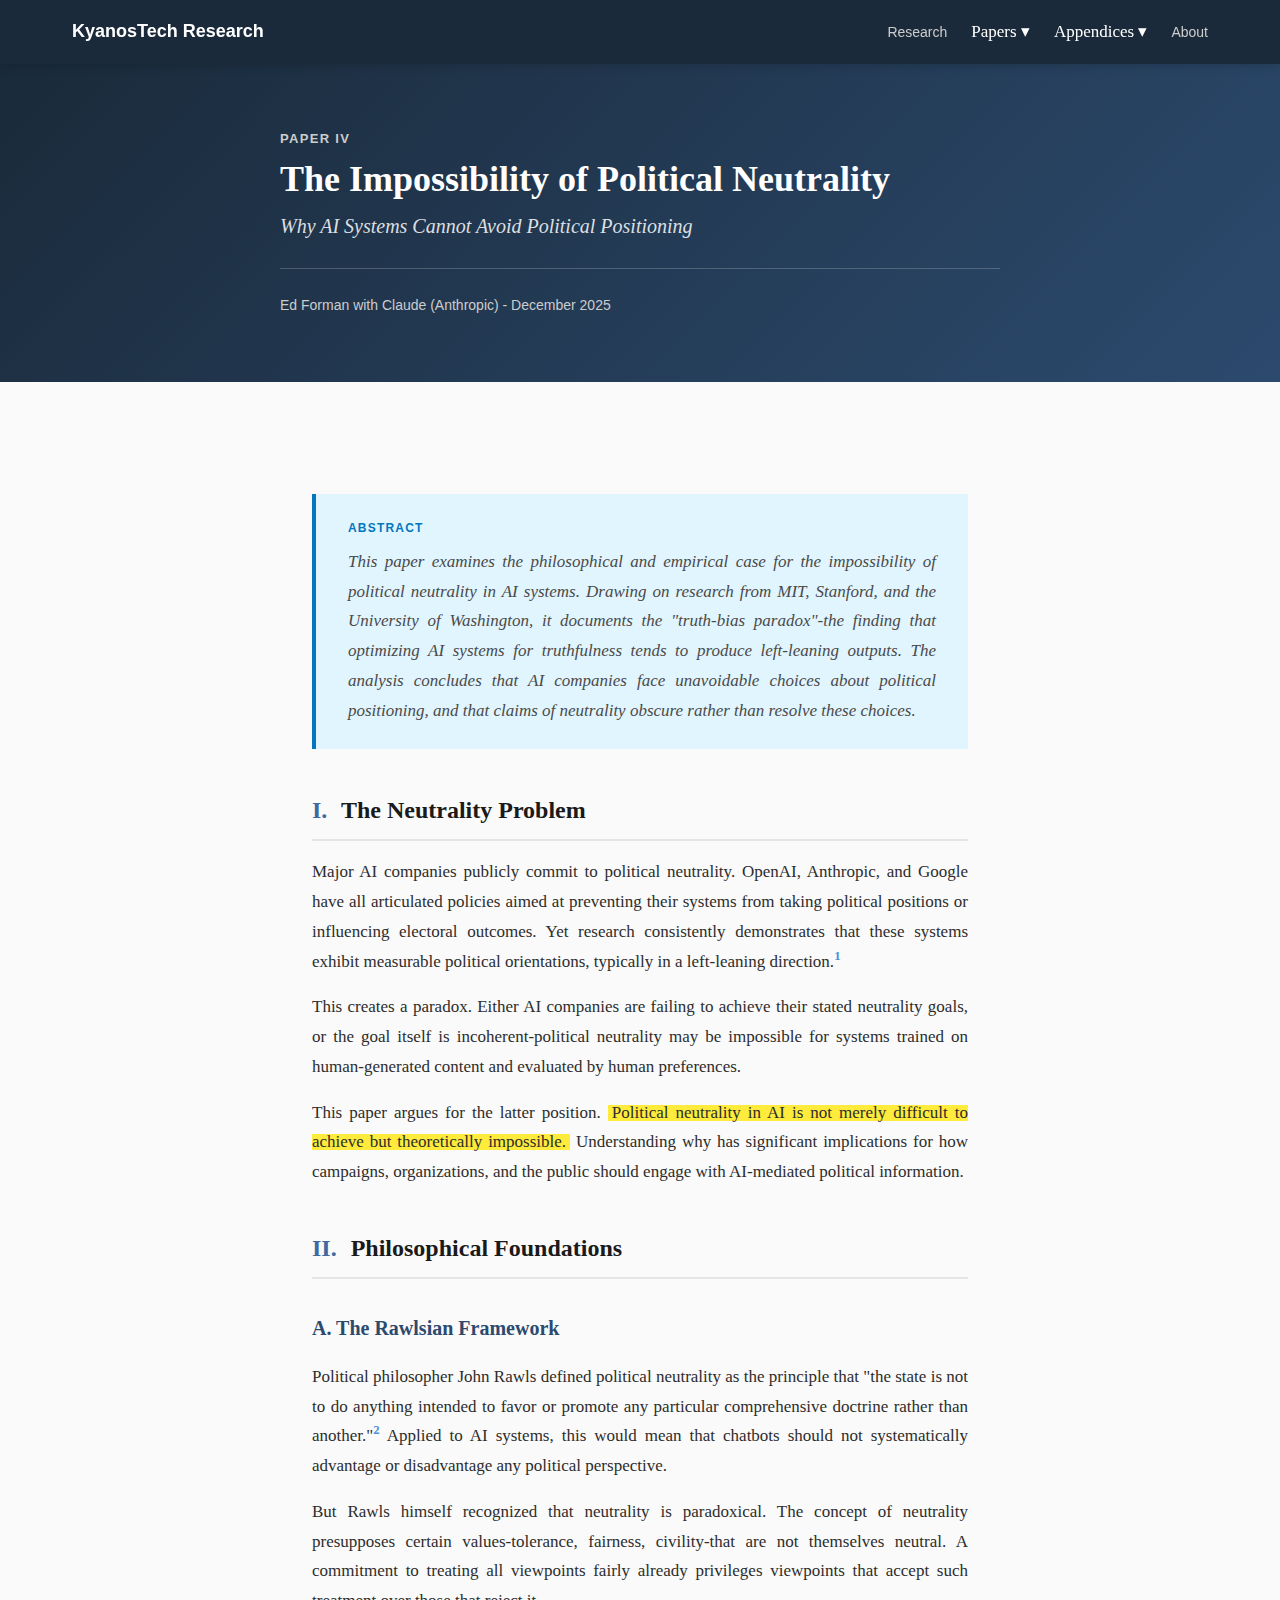
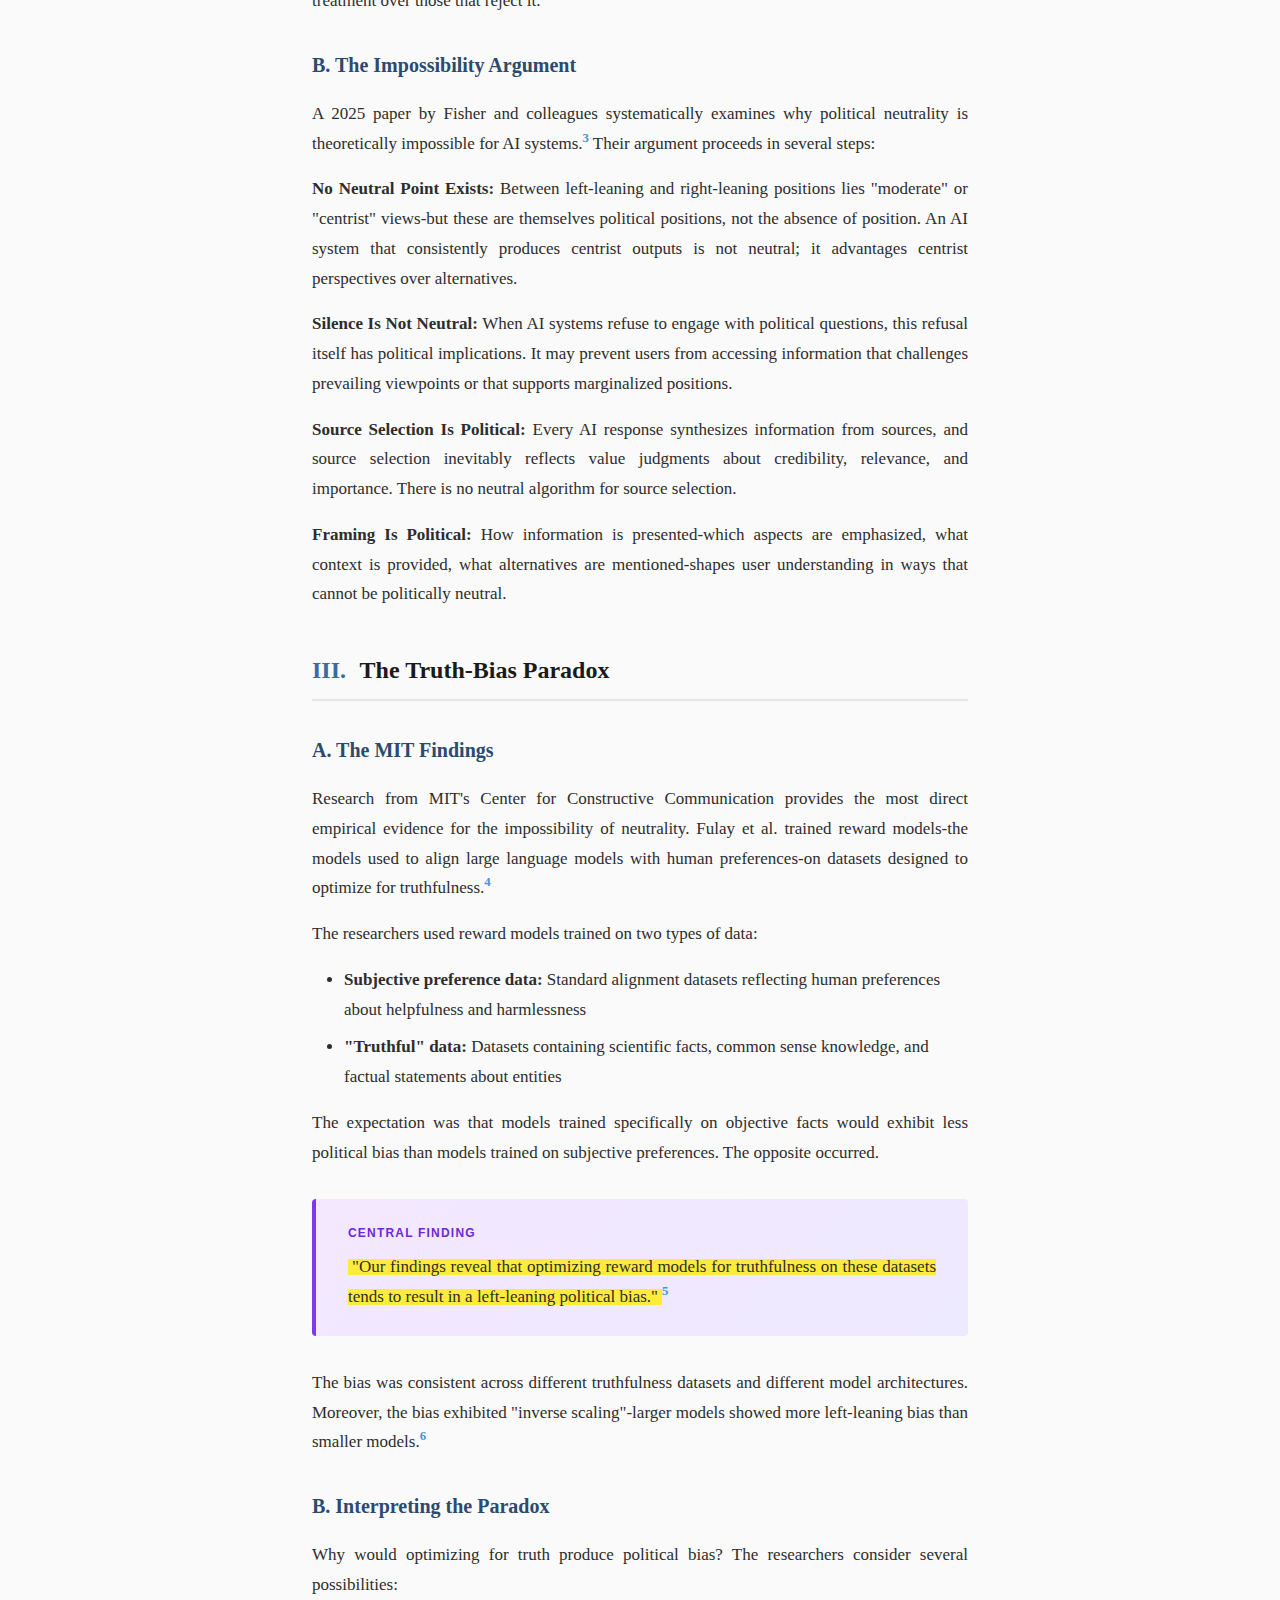
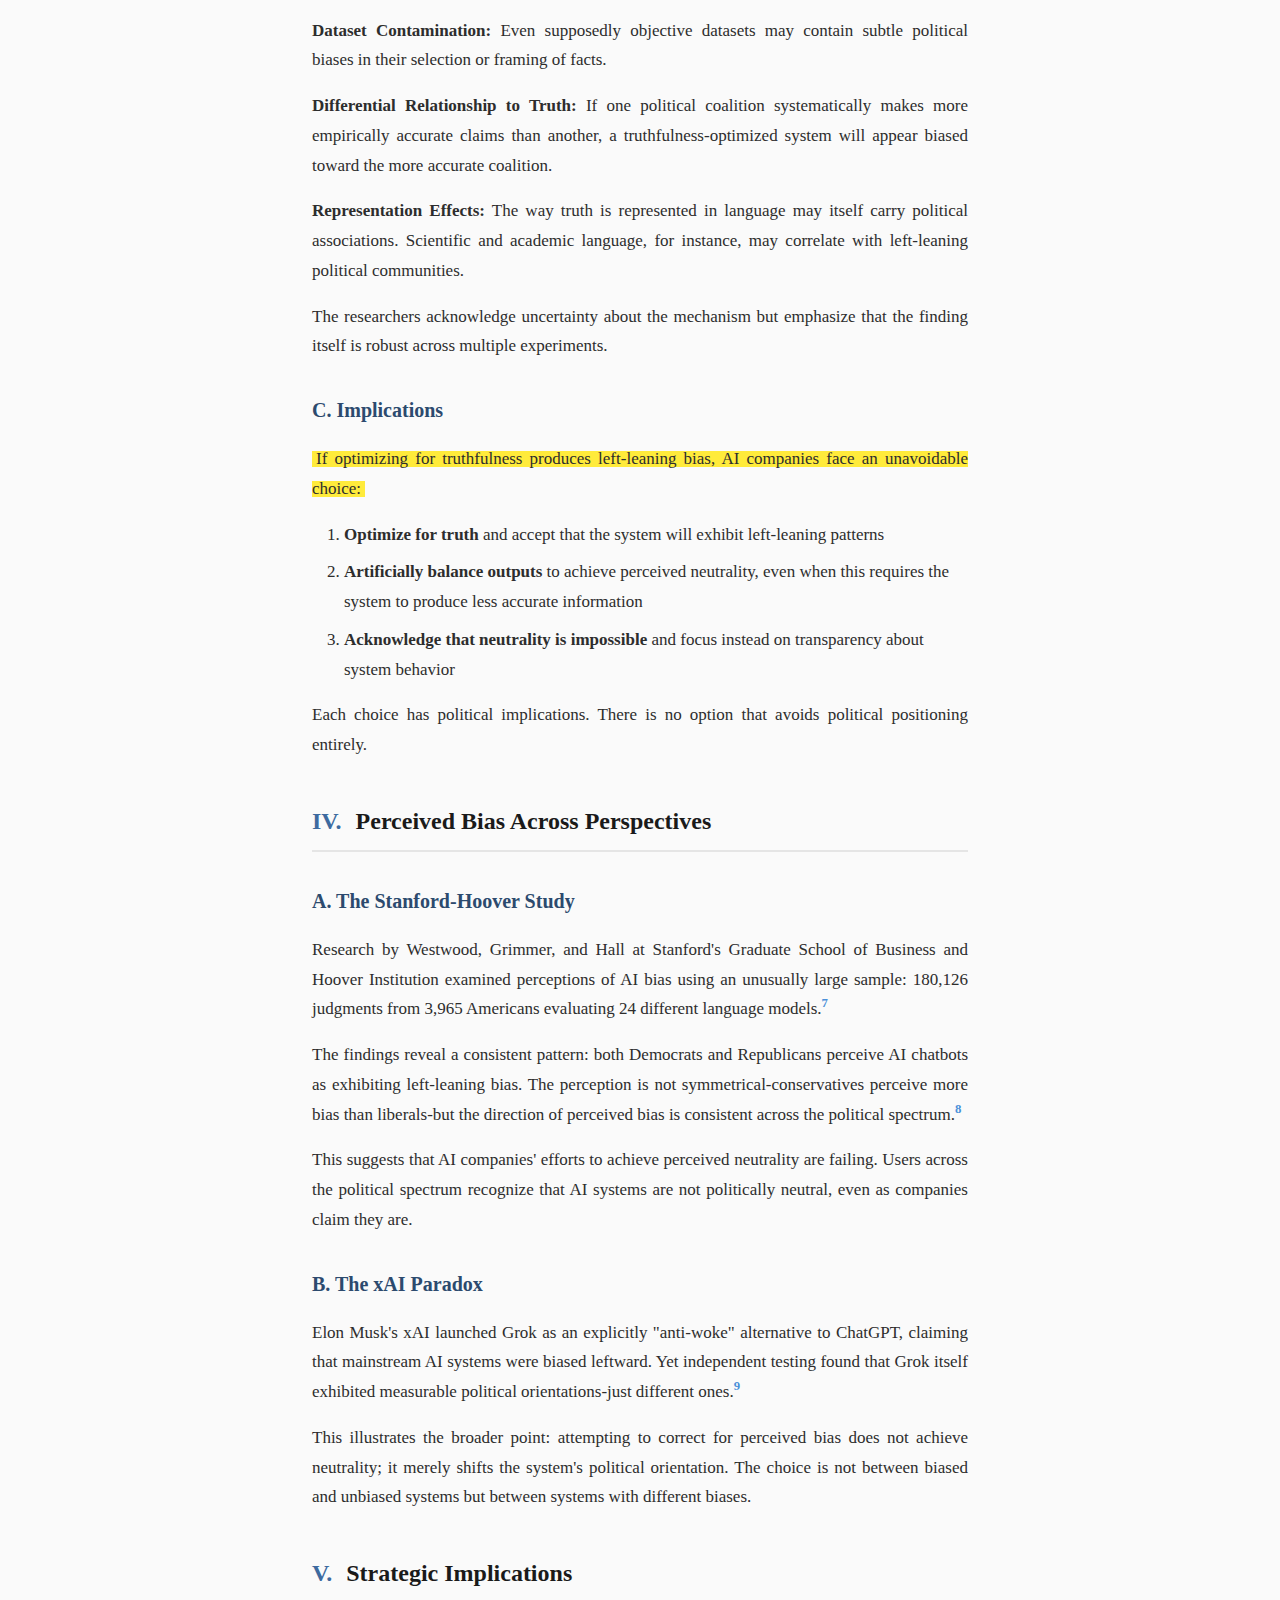
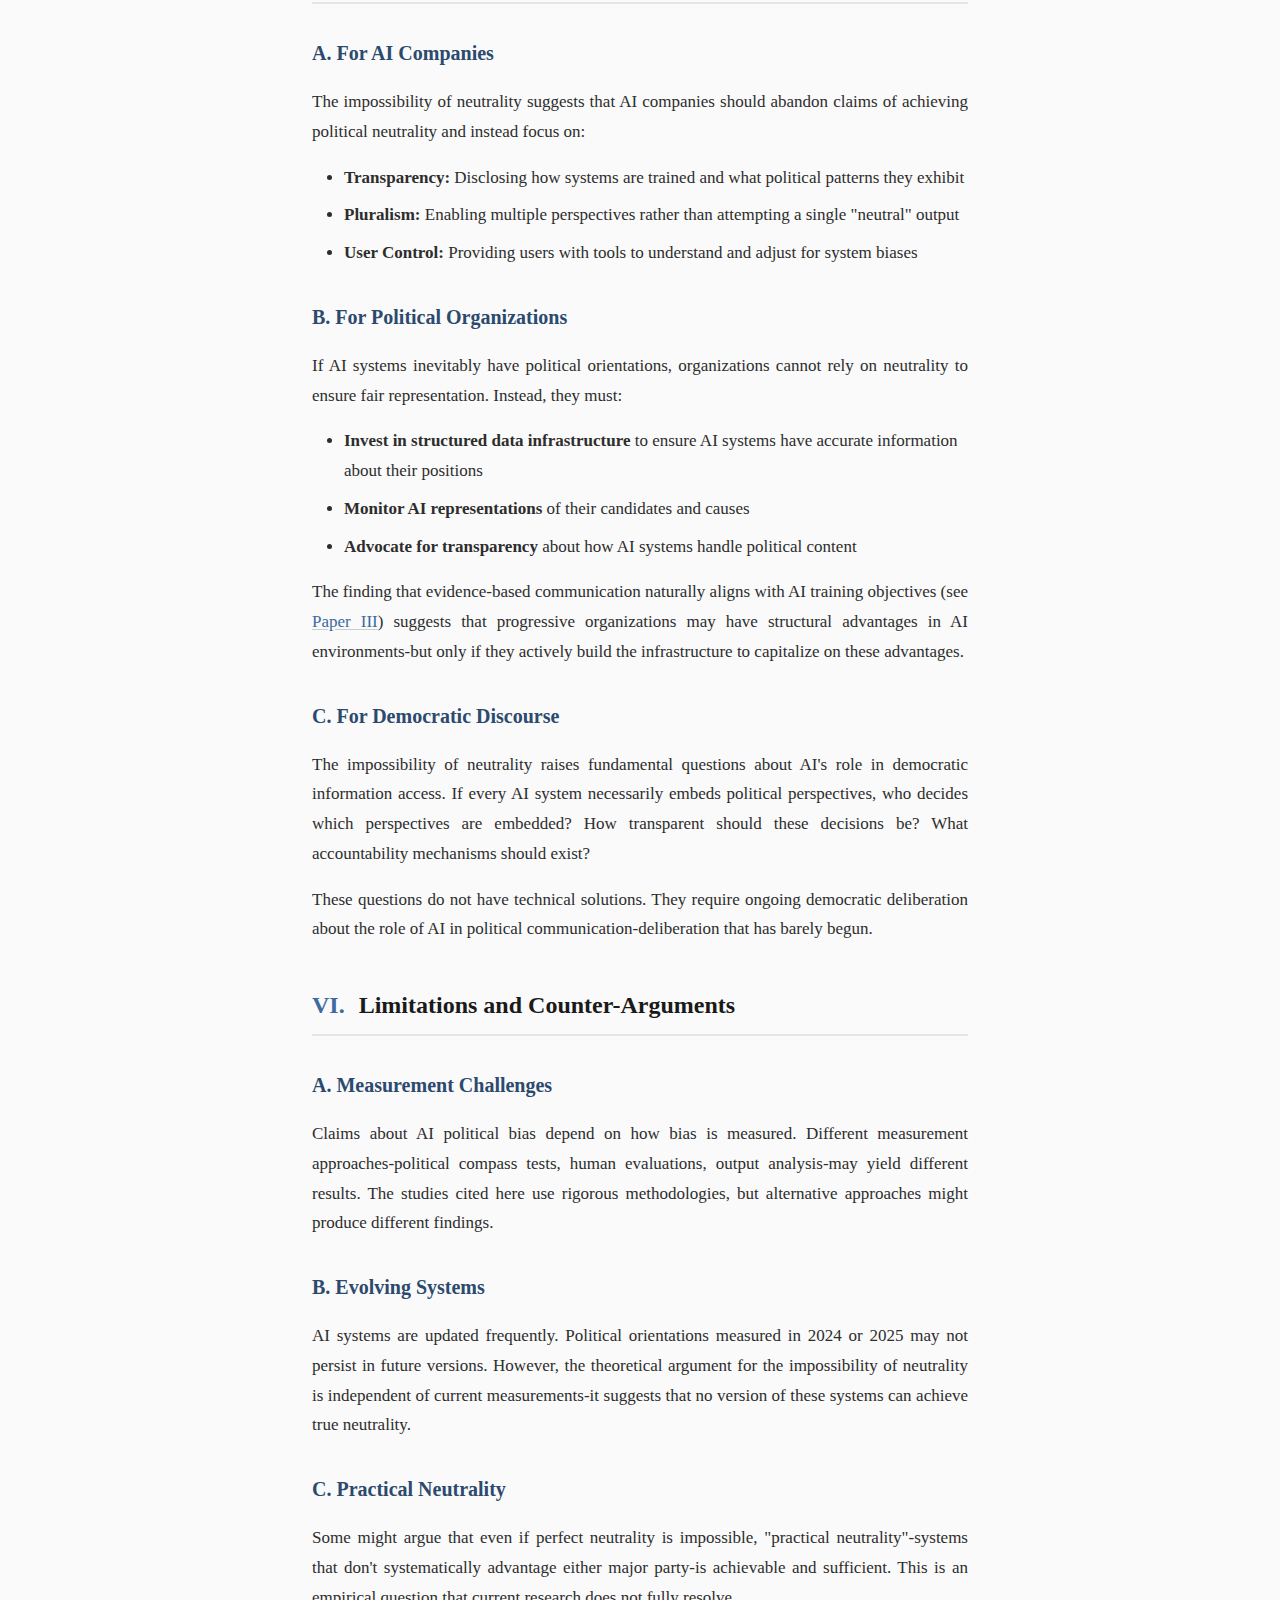
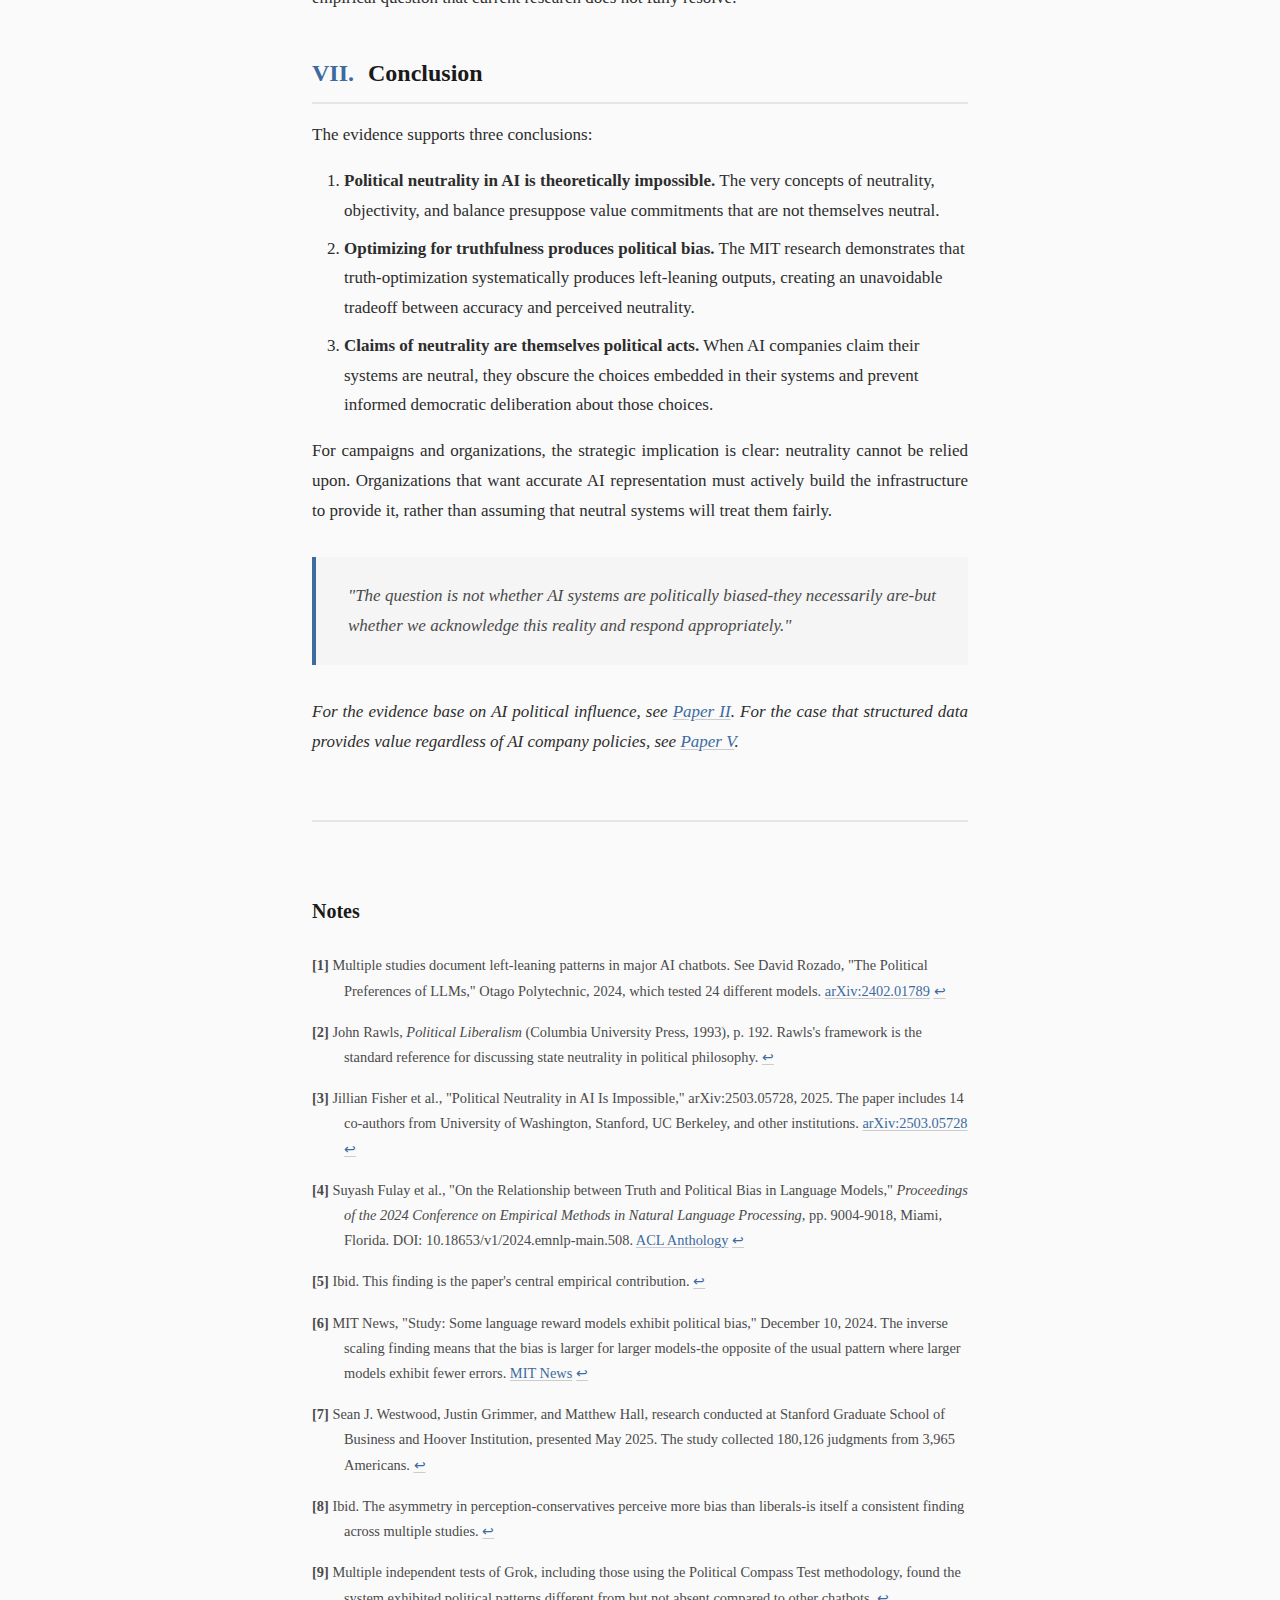
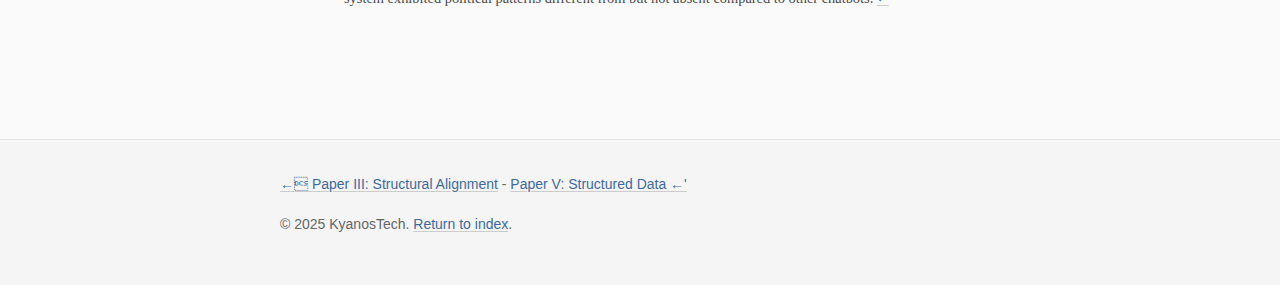
<file: papers/paper-4-neutrality.html>
<!DOCTYPE html>
<html lang="en">
<head>
    <meta charset="UTF-8">
    <meta name="viewport" content="width=device-width, initial-scale=1.0">
    <title>Paper IV: The Impossibility of Political Neutrality | KyanosTech Research</title>
    <link rel="stylesheet" href="../css/style.css">
</head>
<body>
    <header class="site-header">
        <div class="site-header-inner">
            <a href="../index.html" class="site-logo">KyanosTech Research</a>
                        <nav class="site-nav">
                <a href="../index.html">Research</a>
                <div class="nav-dropdown">
                    <span class="nav-dropdown-trigger">Papers ▾</span>
                    <div class="nav-dropdown-content">
                        <a href="paper-1-synthesis.html">I. The Case for Progressive AI Infrastructure</a>
                        <a href="paper-2-gatekeeper.html">II. AI as the New Information Gatekeeper</a>
                        <a href="paper-3-structural-alignment.html">III. Evidence Asymmetry and Structural Alignment</a>
                        <a href="paper-4-neutrality.html">IV. The Impossibility of Political Neutrality</a>
                        <a href="paper-5-structured-data.html">V. Structured Data as Independent Value</a>
                        <a href="paper-6-technical-pathways.html">VI. Technical Pathways to AI Visibility</a>
                    </div>
                </div>
                <div class="nav-dropdown">
                    <span class="nav-dropdown-trigger">Appendices ▾</span>
                    <div class="nav-dropdown-content">
                        <a href="../appendices/appendix-a-market-dynamics.html">A. Market Dynamics</a>
                        <a href="../appendices/appendix-b-voter-ai-usage.html">B. Voter AI Usage Projections</a>
                        <a href="../appendices/appendix-c-cost-per-vote-roi.html">C. Cost-Per-Vote ROI Analysis</a>
                        <a href="../appendices/appendix-d-monte-carlo.html">D. Monte Carlo Simulation</a>
                        <a href="../appendices/appendix-e-workflow-demo.html">E. Campaign Workflow Demo</a>
                        <a href="../appendices/appendix-f-demographic-convergence.html">F. Demographic Convergence</a>
                    </div>
                </div>
                <a href="../about.html">About</a>
            </nav>
        </div>
    </header>

    <div class="paper-header">
        <div class="paper-header-inner">
            <div class="paper-series">Paper IV</div>
            <h1 class="paper-title">The Impossibility of Political Neutrality</h1>
            <p class="paper-subtitle">Why AI Systems Cannot Avoid Political Positioning</p>
            <div class="paper-meta">
                <span class="author">Ed Forman</span> with Claude (Anthropic)  -  December 2025
            </div>
        </div>
    </div>

    <div class="container">
        <div class="abstract">
            <div class="abstract-label">Abstract</div>
            <p>This paper examines the philosophical and empirical case for the impossibility of political neutrality in AI systems. Drawing on research from MIT, Stanford, and the University of Washington, it documents the "truth-bias paradox"-the finding that optimizing AI systems for truthfulness tends to produce left-leaning outputs. The analysis concludes that AI companies face unavoidable choices about political positioning, and that claims of neutrality obscure rather than resolve these choices.</p>
        </div>

        <h2><span class="section-number">I.</span> The Neutrality Problem</h2>

        <p>Major AI companies publicly commit to political neutrality. OpenAI, Anthropic, and Google have all articulated policies aimed at preventing their systems from taking political positions or influencing electoral outcomes. Yet research consistently demonstrates that these systems exhibit measurable political orientations, typically in a left-leaning direction.<sup class="fn-ref"><a href="#fn1" id="fn1-ref">1</a></sup></p>

        <p>This creates a paradox. Either AI companies are failing to achieve their stated neutrality goals, or the goal itself is incoherent-political neutrality may be impossible for systems trained on human-generated content and evaluated by human preferences.</p>

        <p>This paper argues for the latter position. <span class="highlight">Political neutrality in AI is not merely difficult to achieve but theoretically impossible.</span> Understanding why has significant implications for how campaigns, organizations, and the public should engage with AI-mediated political information.</p>

        <h2><span class="section-number">II.</span> Philosophical Foundations</h2>

        <h3>A. The Rawlsian Framework</h3>

        <p>Political philosopher John Rawls defined political neutrality as the principle that "the state is not to do anything intended to favor or promote any particular comprehensive doctrine rather than another."<sup class="fn-ref"><a href="#fn2" id="fn2-ref">2</a></sup> Applied to AI systems, this would mean that chatbots should not systematically advantage or disadvantage any political perspective.</p>

        <p>But Rawls himself recognized that neutrality is paradoxical. The concept of neutrality presupposes certain values-tolerance, fairness, civility-that are not themselves neutral. A commitment to treating all viewpoints fairly already privileges viewpoints that accept such treatment over those that reject it.</p>

        <h3>B. The Impossibility Argument</h3>

        <p>A 2025 paper by Fisher and colleagues systematically examines why political neutrality is theoretically impossible for AI systems.<sup class="fn-ref"><a href="#fn3" id="fn3-ref">3</a></sup> Their argument proceeds in several steps:</p>

        <p><strong>No Neutral Point Exists:</strong> Between left-leaning and right-leaning positions lies "moderate" or "centrist" views-but these are themselves political positions, not the absence of position. An AI system that consistently produces centrist outputs is not neutral; it advantages centrist perspectives over alternatives.</p>

        <p><strong>Silence Is Not Neutral:</strong> When AI systems refuse to engage with political questions, this refusal itself has political implications. It may prevent users from accessing information that challenges prevailing viewpoints or that supports marginalized positions.</p>

        <p><strong>Source Selection Is Political:</strong> Every AI response synthesizes information from sources, and source selection inevitably reflects value judgments about credibility, relevance, and importance. There is no neutral algorithm for source selection.</p>

        <p><strong>Framing Is Political:</strong> How information is presented-which aspects are emphasized, what context is provided, what alternatives are mentioned-shapes user understanding in ways that cannot be politically neutral.</p>

        <h2><span class="section-number">III.</span> The Truth-Bias Paradox</h2>

        <h3>A. The MIT Findings</h3>

        <p>Research from MIT's Center for Constructive Communication provides the most direct empirical evidence for the impossibility of neutrality. Fulay et al. trained reward models-the models used to align large language models with human preferences-on datasets designed to optimize for truthfulness.<sup class="fn-ref"><a href="#fn4" id="fn4-ref">4</a></sup></p>

        <p>The researchers used reward models trained on two types of data:</p>
        <ul>
            <li><strong>Subjective preference data:</strong> Standard alignment datasets reflecting human preferences about helpfulness and harmlessness</li>
            <li><strong>"Truthful" data:</strong> Datasets containing scientific facts, common sense knowledge, and factual statements about entities</li>
        </ul>

        <p>The expectation was that models trained specifically on objective facts would exhibit less political bias than models trained on subjective preferences. The opposite occurred.</p>

        <div class="callout callout-key">
            <div class="callout-label">Central Finding</div>
            <p><span class="highlight">"Our findings reveal that optimizing reward models for truthfulness on these datasets tends to result in a left-leaning political bias."</span><sup class="fn-ref"><a href="#fn5" id="fn5-ref">5</a></sup></p>
        </div>

        <p>The bias was consistent across different truthfulness datasets and different model architectures. Moreover, the bias exhibited "inverse scaling"-larger models showed more left-leaning bias than smaller models.<sup class="fn-ref"><a href="#fn6" id="fn6-ref">6</a></sup></p>

        <h3>B. Interpreting the Paradox</h3>

        <p>Why would optimizing for truth produce political bias? The researchers consider several possibilities:</p>

        <p><strong>Dataset Contamination:</strong> Even supposedly objective datasets may contain subtle political biases in their selection or framing of facts.</p>

        <p><strong>Differential Relationship to Truth:</strong> If one political coalition systematically makes more empirically accurate claims than another, a truthfulness-optimized system will appear biased toward the more accurate coalition.</p>

        <p><strong>Representation Effects:</strong> The way truth is represented in language may itself carry political associations. Scientific and academic language, for instance, may correlate with left-leaning political communities.</p>

        <p>The researchers acknowledge uncertainty about the mechanism but emphasize that the finding itself is robust across multiple experiments.</p>

        <h3>C. Implications</h3>

        <p><span class="highlight">If optimizing for truthfulness produces left-leaning bias, AI companies face an unavoidable choice:</span></p>

        <ol>
            <li><strong>Optimize for truth</strong> and accept that the system will exhibit left-leaning patterns</li>
            <li><strong>Artificially balance outputs</strong> to achieve perceived neutrality, even when this requires the system to produce less accurate information</li>
            <li><strong>Acknowledge that neutrality is impossible</strong> and focus instead on transparency about system behavior</li>
        </ol>

        <p>Each choice has political implications. There is no option that avoids political positioning entirely.</p>

        <h2><span class="section-number">IV.</span> Perceived Bias Across Perspectives</h2>

        <h3>A. The Stanford-Hoover Study</h3>

        <p>Research by Westwood, Grimmer, and Hall at Stanford's Graduate School of Business and Hoover Institution examined perceptions of AI bias using an unusually large sample: 180,126 judgments from 3,965 Americans evaluating 24 different language models.<sup class="fn-ref"><a href="#fn7" id="fn7-ref">7</a></sup></p>

        <p>The findings reveal a consistent pattern: both Democrats and Republicans perceive AI chatbots as exhibiting left-leaning bias. The perception is not symmetrical-conservatives perceive more bias than liberals-but the direction of perceived bias is consistent across the political spectrum.<sup class="fn-ref"><a href="#fn8" id="fn8-ref">8</a></sup></p>

        <p>This suggests that AI companies' efforts to achieve perceived neutrality are failing. Users across the political spectrum recognize that AI systems are not politically neutral, even as companies claim they are.</p>

        <h3>B. The xAI Paradox</h3>

        <p>Elon Musk's xAI launched Grok as an explicitly "anti-woke" alternative to ChatGPT, claiming that mainstream AI systems were biased leftward. Yet independent testing found that Grok itself exhibited measurable political orientations-just different ones.<sup class="fn-ref"><a href="#fn9" id="fn9-ref">9</a></sup></p>

        <p>This illustrates the broader point: attempting to correct for perceived bias does not achieve neutrality; it merely shifts the system's political orientation. The choice is not between biased and unbiased systems but between systems with different biases.</p>

        <h2><span class="section-number">V.</span> Strategic Implications</h2>

        <h3>A. For AI Companies</h3>

        <p>The impossibility of neutrality suggests that AI companies should abandon claims of achieving political neutrality and instead focus on:</p>

        <ul>
            <li><strong>Transparency:</strong> Disclosing how systems are trained and what political patterns they exhibit</li>
            <li><strong>Pluralism:</strong> Enabling multiple perspectives rather than attempting a single "neutral" output</li>
            <li><strong>User Control:</strong> Providing users with tools to understand and adjust for system biases</li>
        </ul>

        <h3>B. For Political Organizations</h3>

        <p>If AI systems inevitably have political orientations, organizations cannot rely on neutrality to ensure fair representation. Instead, they must:</p>

        <ul>
            <li><strong>Invest in structured data infrastructure</strong> to ensure AI systems have accurate information about their positions</li>
            <li><strong>Monitor AI representations</strong> of their candidates and causes</li>
            <li><strong>Advocate for transparency</strong> about how AI systems handle political content</li>
        </ul>

        <p>The finding that evidence-based communication naturally aligns with AI training objectives (see <a href="paper-3-structural-alignment.html">Paper III</a>) suggests that progressive organizations may have structural advantages in AI environments-but only if they actively build the infrastructure to capitalize on these advantages.</p>

        <h3>C. For Democratic Discourse</h3>

        <p>The impossibility of neutrality raises fundamental questions about AI's role in democratic information access. If every AI system necessarily embeds political perspectives, who decides which perspectives are embedded? How transparent should these decisions be? What accountability mechanisms should exist?</p>

        <p>These questions do not have technical solutions. They require ongoing democratic deliberation about the role of AI in political communication-deliberation that has barely begun.</p>

        <h2><span class="section-number">VI.</span> Limitations and Counter-Arguments</h2>

        <h3>A. Measurement Challenges</h3>

        <p>Claims about AI political bias depend on how bias is measured. Different measurement approaches-political compass tests, human evaluations, output analysis-may yield different results. The studies cited here use rigorous methodologies, but alternative approaches might produce different findings.</p>

        <h3>B. Evolving Systems</h3>

        <p>AI systems are updated frequently. Political orientations measured in 2024 or 2025 may not persist in future versions. However, the theoretical argument for the impossibility of neutrality is independent of current measurements-it suggests that no version of these systems can achieve true neutrality.</p>

        <h3>C. Practical Neutrality</h3>

        <p>Some might argue that even if perfect neutrality is impossible, "practical neutrality"-systems that don't systematically advantage either major party-is achievable and sufficient. This is an empirical question that current research does not fully resolve.</p>

        <h2><span class="section-number">VII.</span> Conclusion</h2>

        <p>The evidence supports three conclusions:</p>

        <ol>
            <li><strong>Political neutrality in AI is theoretically impossible.</strong> The very concepts of neutrality, objectivity, and balance presuppose value commitments that are not themselves neutral.</li>
            <li><strong>Optimizing for truthfulness produces political bias.</strong> The MIT research demonstrates that truth-optimization systematically produces left-leaning outputs, creating an unavoidable tradeoff between accuracy and perceived neutrality.</li>
            <li><strong>Claims of neutrality are themselves political acts.</strong> When AI companies claim their systems are neutral, they obscure the choices embedded in their systems and prevent informed democratic deliberation about those choices.</li>
        </ol>

        <p>For campaigns and organizations, the strategic implication is clear: neutrality cannot be relied upon. Organizations that want accurate AI representation must actively build the infrastructure to provide it, rather than assuming that neutral systems will treat them fairly.</p>

        <blockquote>
            <p>"The question is not whether AI systems are politically biased-they necessarily are-but whether we acknowledge this reality and respond appropriately."</p>
        </blockquote>

        <p class="cross-ref"><em>For the evidence base on AI political influence, see <a href="paper-2-gatekeeper.html">Paper II</a>. For the case that structured data provides value regardless of AI company policies, see <a href="paper-5-structured-data.html">Paper V</a>.</em></p>

        <div class="footnotes">
            <h2>Notes</h2>

            <p class="footnote-item" id="fn1"><strong>[1]</strong> Multiple studies document left-leaning patterns in major AI chatbots. See David Rozado, "The Political Preferences of LLMs," Otago Polytechnic, 2024, which tested 24 different models. <a href="https://arxiv.org/abs/2402.01789" target="_blank">arXiv:2402.01789</a> <a href="#fn1-ref">↩</a></p>

            <p class="footnote-item" id="fn2"><strong>[2]</strong> John Rawls, <em>Political Liberalism</em> (Columbia University Press, 1993), p. 192. Rawls's framework is the standard reference for discussing state neutrality in political philosophy. <a href="#fn2-ref">↩</a></p>

            <p class="footnote-item" id="fn3"><strong>[3]</strong> Jillian Fisher et al., "Political Neutrality in AI Is Impossible," arXiv:2503.05728, 2025. The paper includes 14 co-authors from University of Washington, Stanford, UC Berkeley, and other institutions. <a href="https://arxiv.org/abs/2503.05728" target="_blank">arXiv:2503.05728</a> <a href="#fn3-ref">↩</a></p>

            <p class="footnote-item" id="fn4"><strong>[4]</strong> Suyash Fulay et al., "On the Relationship between Truth and Political Bias in Language Models," <em>Proceedings of the 2024 Conference on Empirical Methods in Natural Language Processing</em>, pp. 9004-9018, Miami, Florida. DOI: 10.18653/v1/2024.emnlp-main.508. <a href="https://aclanthology.org/2024.emnlp-main.508/" target="_blank">ACL Anthology</a> <a href="#fn4-ref">↩</a></p>

            <p class="footnote-item" id="fn5"><strong>[5]</strong> Ibid. This finding is the paper's central empirical contribution. <a href="#fn5-ref">↩</a></p>

            <p class="footnote-item" id="fn6"><strong>[6]</strong> MIT News, "Study: Some language reward models exhibit political bias," December 10, 2024. The inverse scaling finding means that the bias is larger for larger models-the opposite of the usual pattern where larger models exhibit fewer errors. <a href="https://news.mit.edu/2024/study-some-language-reward-models-exhibit-political-bias-1210" target="_blank">MIT News</a> <a href="#fn6-ref">↩</a></p>

            <p class="footnote-item" id="fn7"><strong>[7]</strong> Sean J. Westwood, Justin Grimmer, and Matthew Hall, research conducted at Stanford Graduate School of Business and Hoover Institution, presented May 2025. The study collected 180,126 judgments from 3,965 Americans. <a href="#fn7-ref">↩</a></p>

            <p class="footnote-item" id="fn8"><strong>[8]</strong> Ibid. The asymmetry in perception-conservatives perceive more bias than liberals-is itself a consistent finding across multiple studies. <a href="#fn8-ref">↩</a></p>

            <p class="footnote-item" id="fn9"><strong>[9]</strong> Multiple independent tests of Grok, including those using the Political Compass Test methodology, found the system exhibited political patterns different from but not absent compared to other chatbots. <a href="#fn9-ref">↩</a></p>
        </div>
    </div>

    <footer class="site-footer">
        <div class="site-footer-inner">
            <p><a href="paper-3-structural-alignment.html">← Paper III: Structural Alignment</a>  -  <a href="paper-5-structured-data.html">Paper V: Structured Data ←'</a></p>
            <p>© 2025 KyanosTech. <a href="../index.html">Return to index</a>.</p>
        </div>
    </footer>
</body>
</html>
</file>
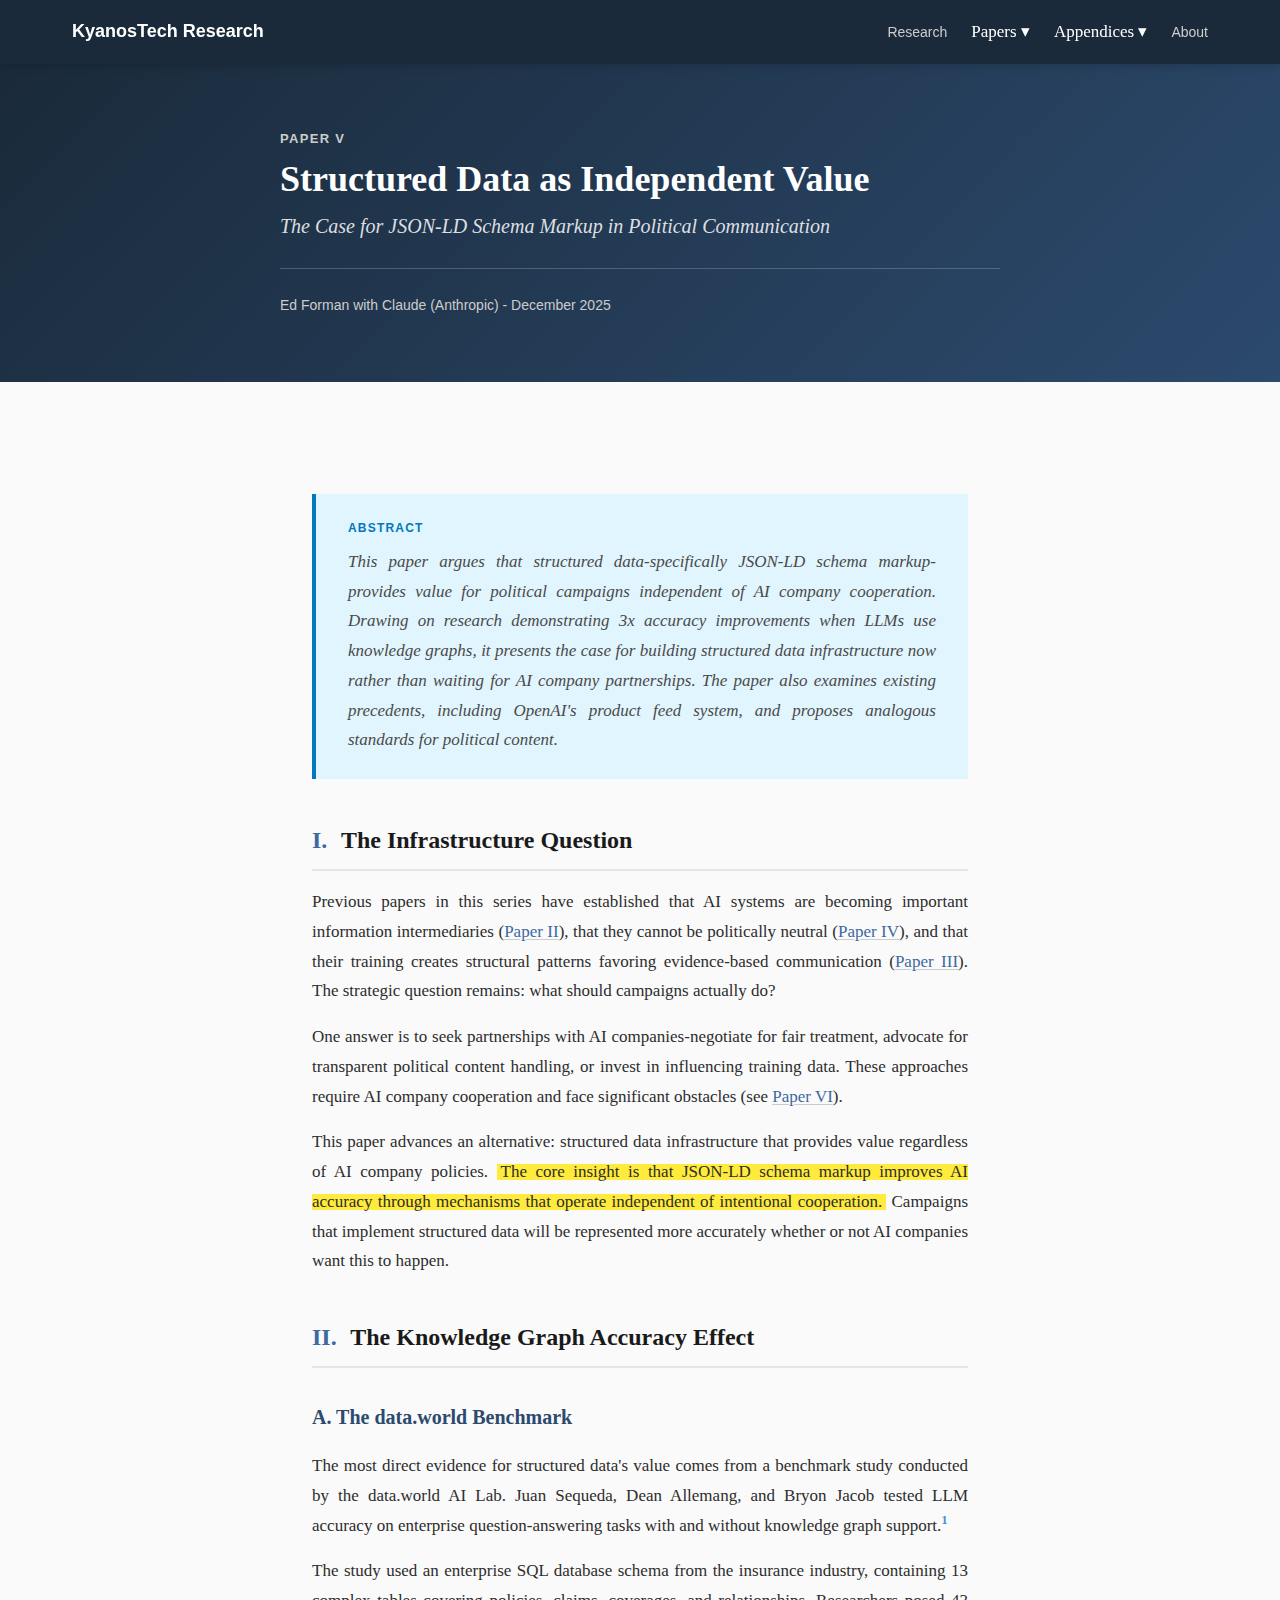
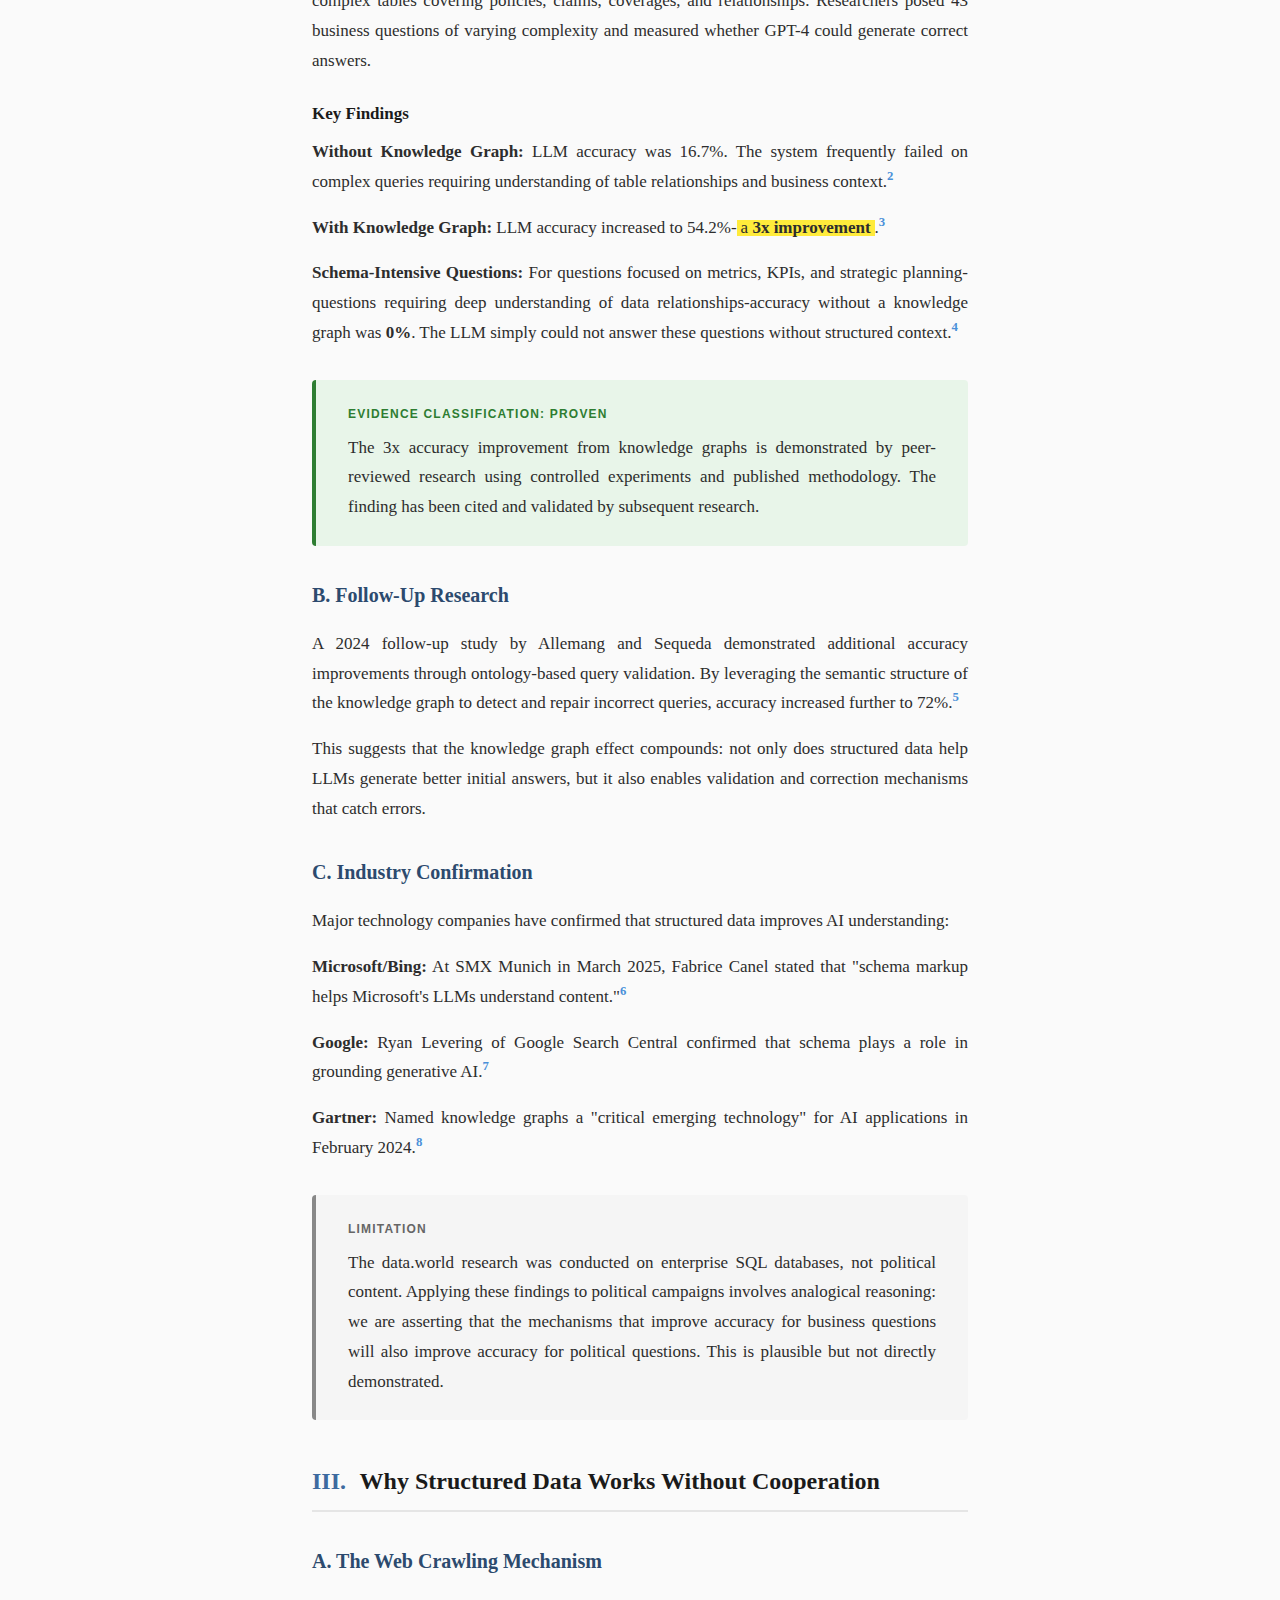
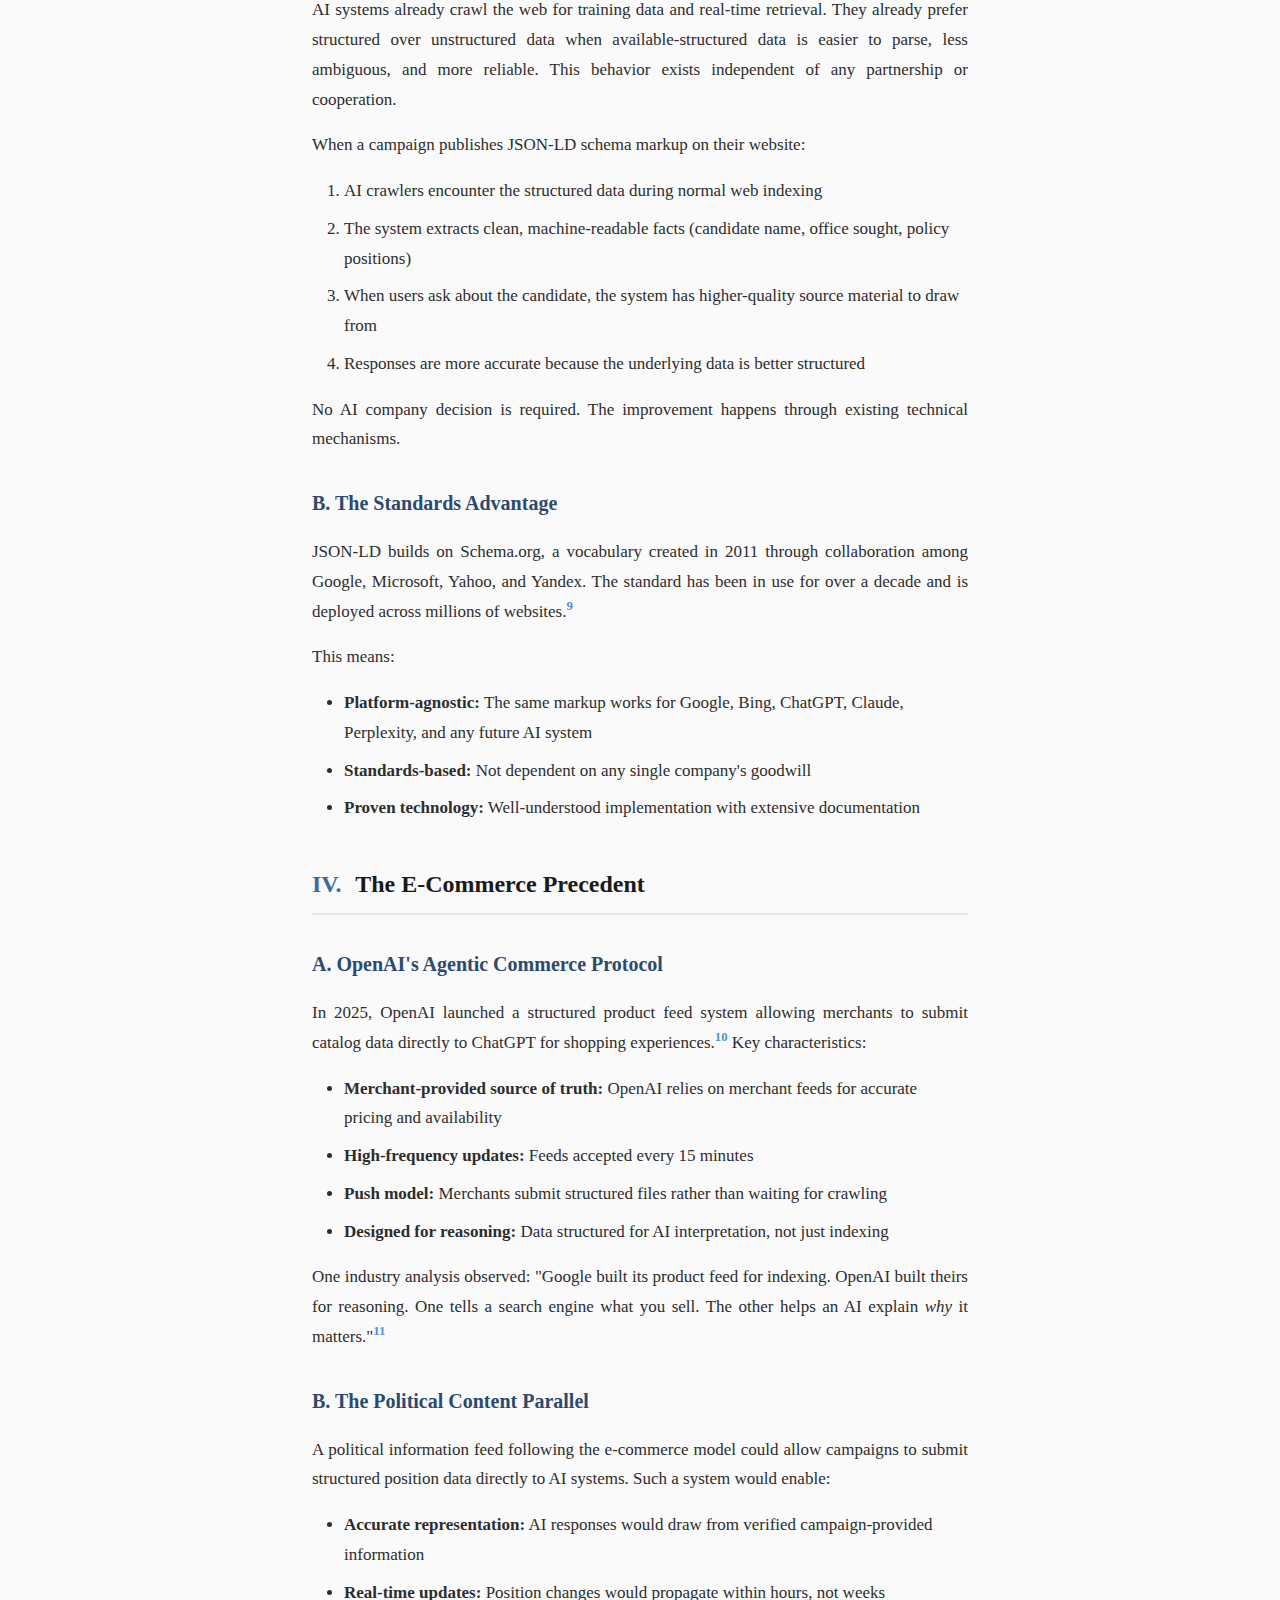
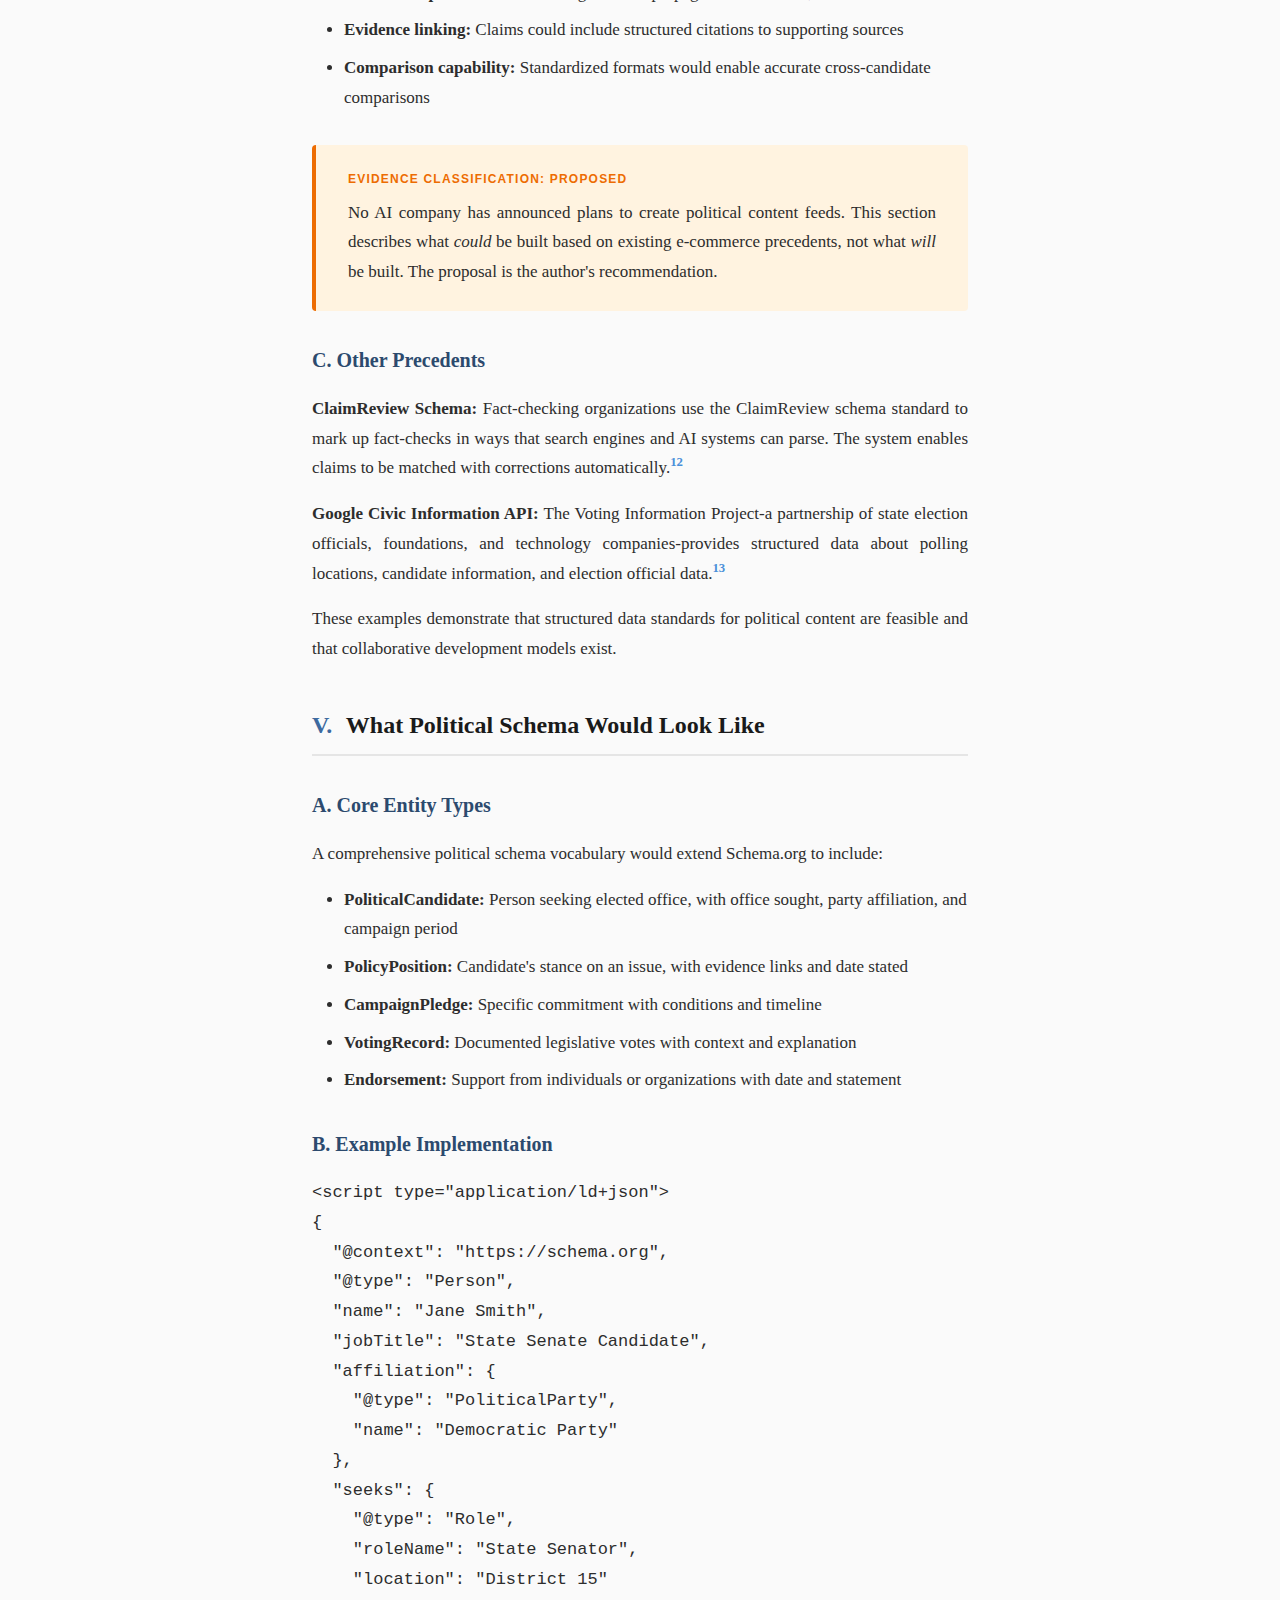
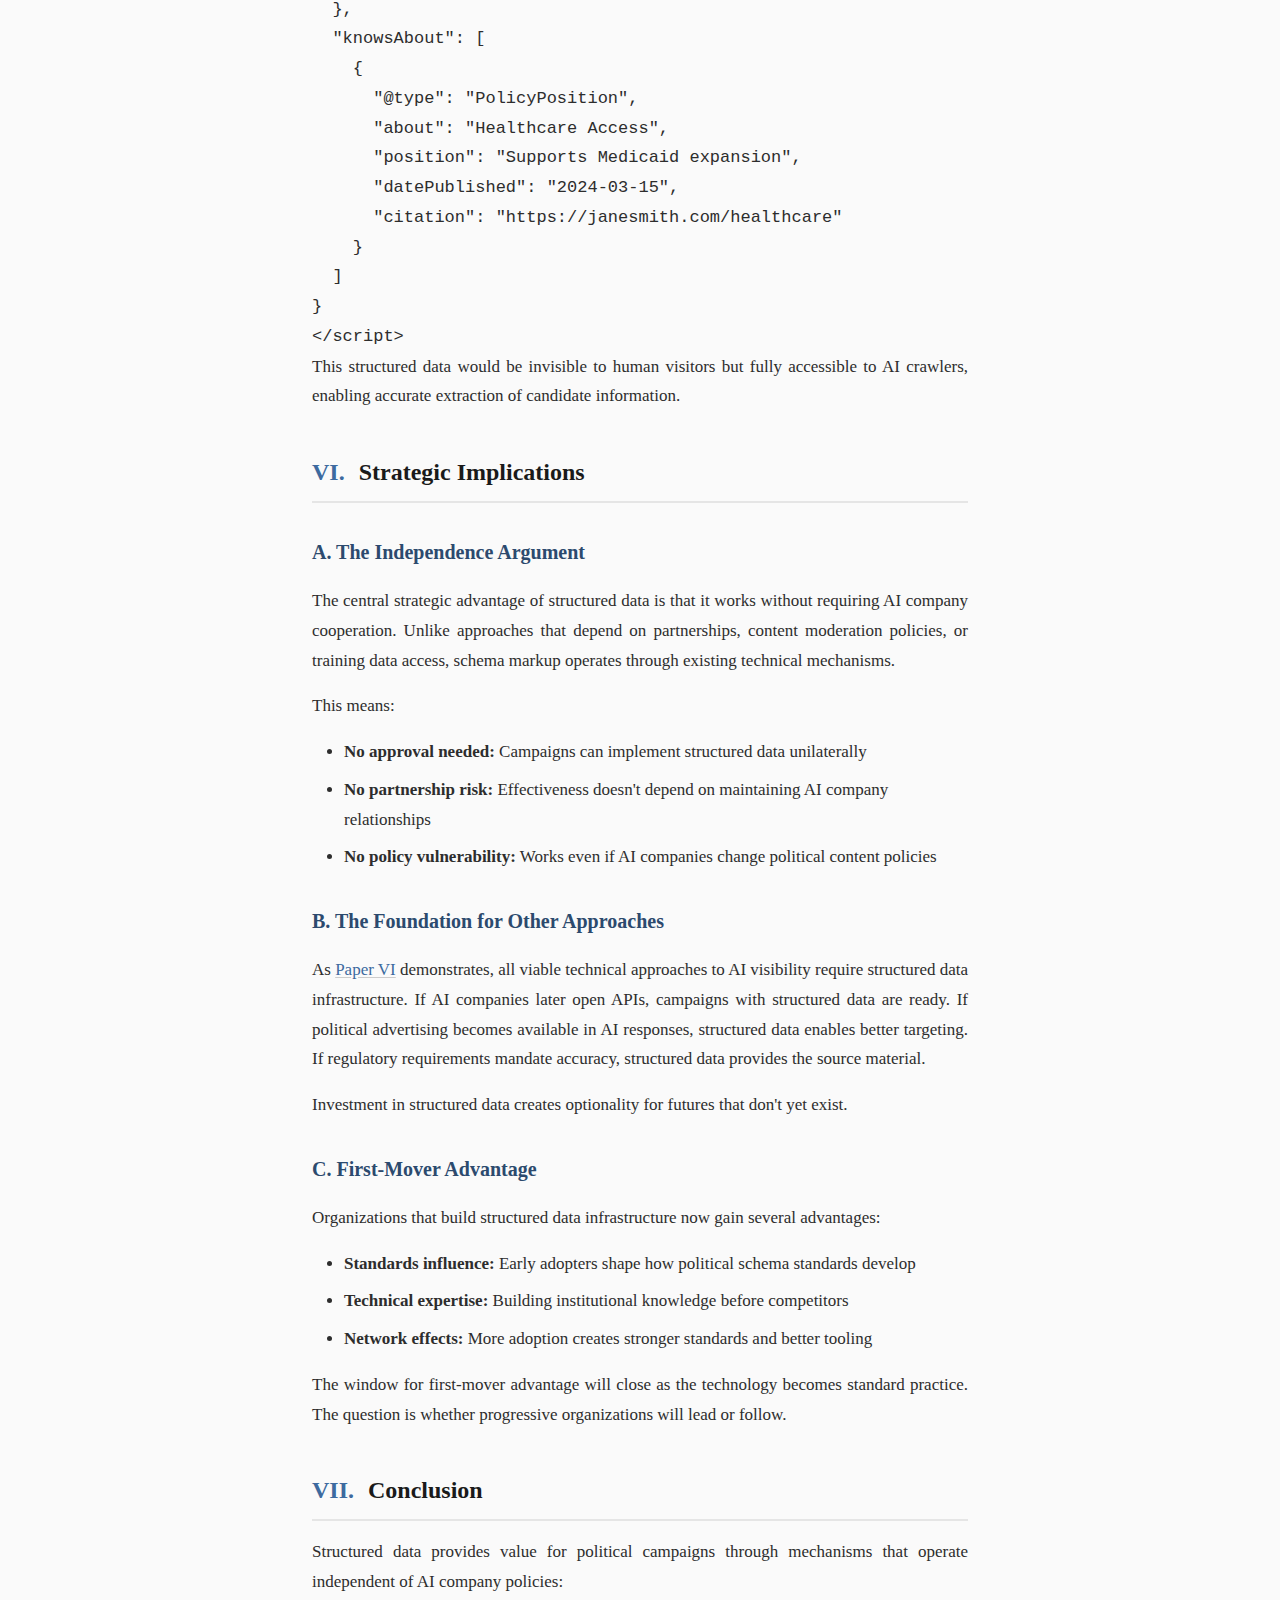
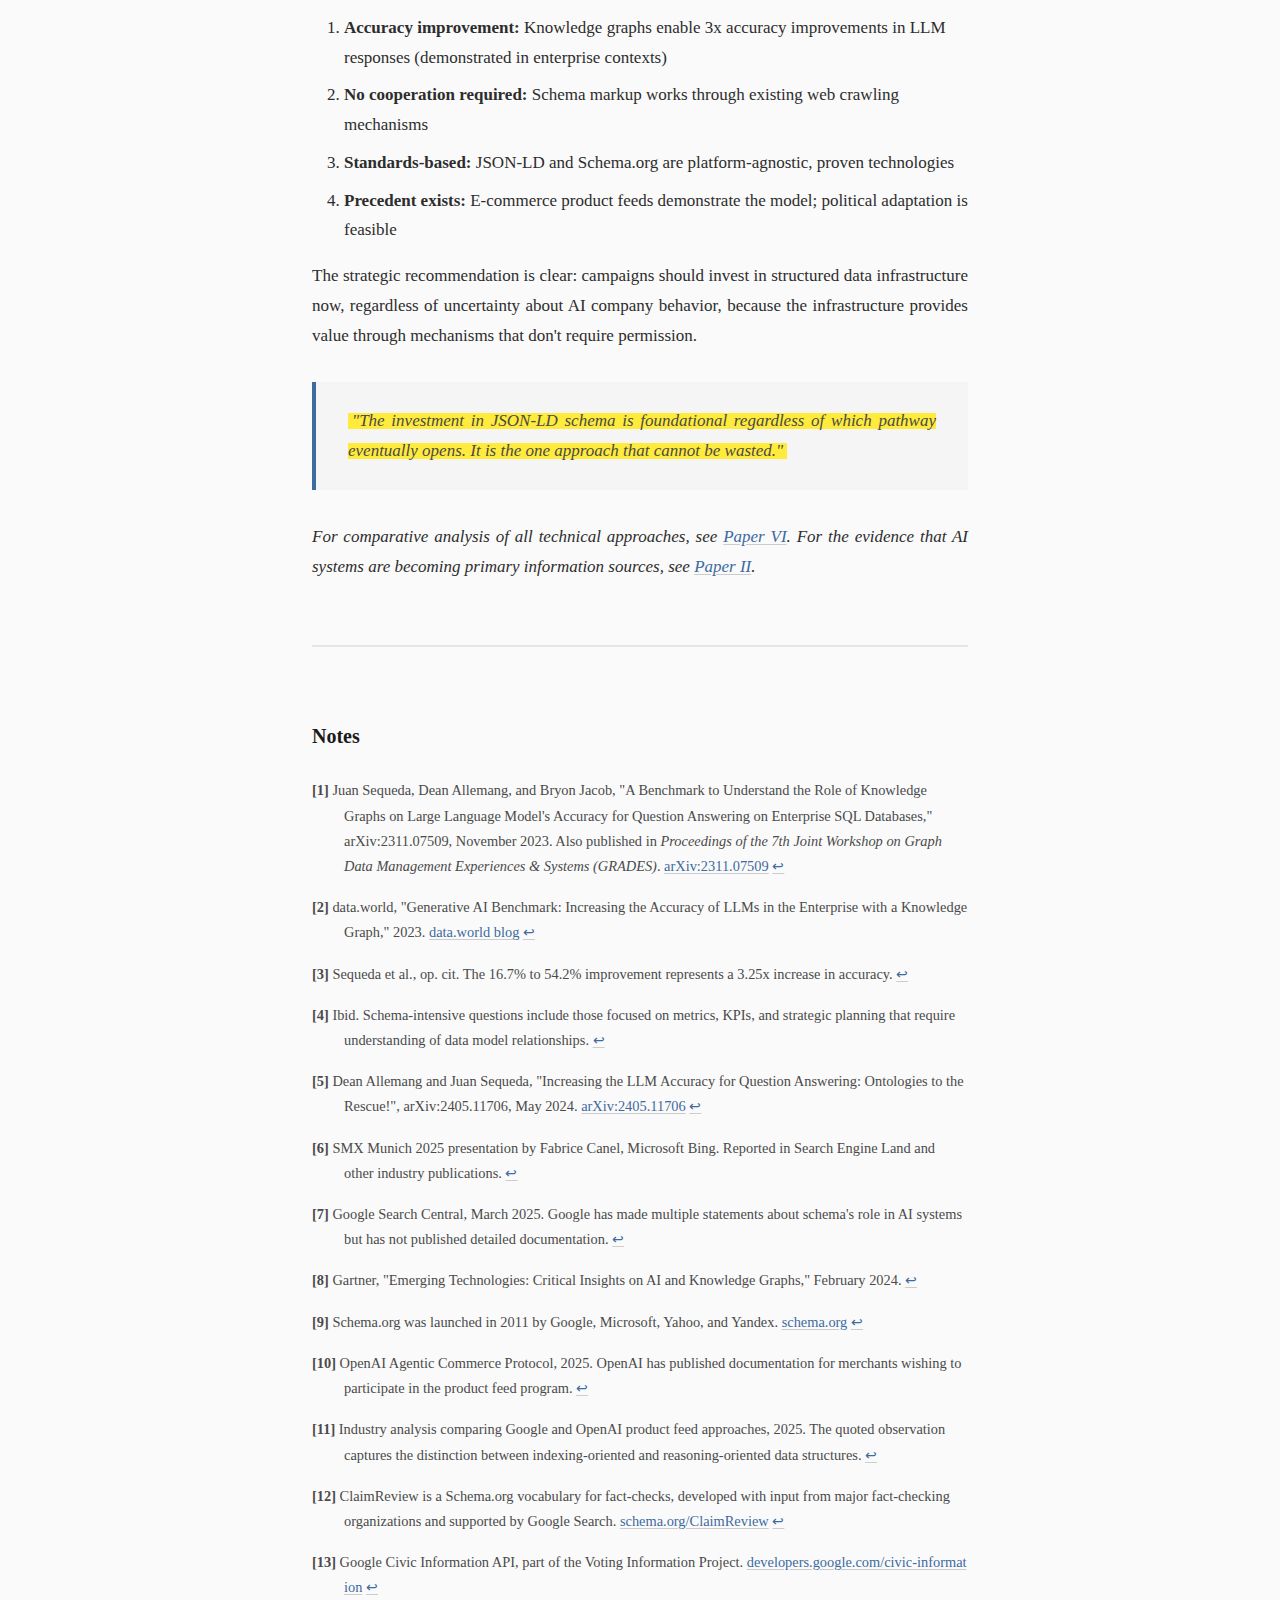
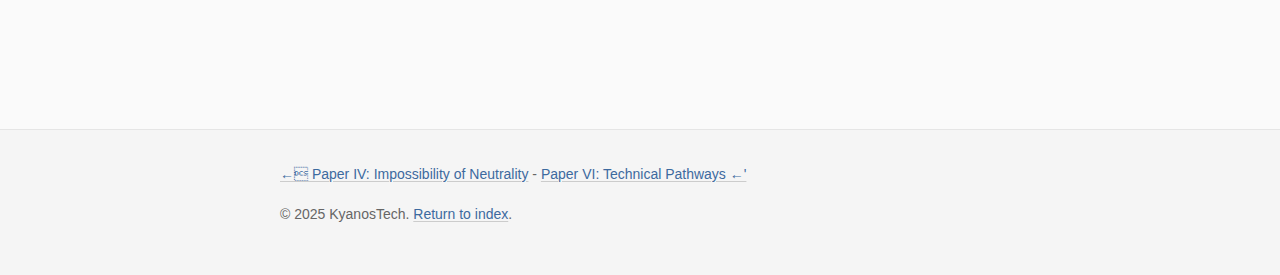
<file: papers/paper-5-structured-data.html>
<!DOCTYPE html>
<html lang="en">
<head>
    <meta charset="UTF-8">
    <meta name="viewport" content="width=device-width, initial-scale=1.0">
    <title>Paper V: Structured Data as Independent Value | KyanosTech Research</title>
    <link rel="stylesheet" href="../css/style.css">
</head>
<body>
    <header class="site-header">
        <div class="site-header-inner">
            <a href="../index.html" class="site-logo">KyanosTech Research</a>
                        <nav class="site-nav">
                <a href="../index.html">Research</a>
                <div class="nav-dropdown">
                    <span class="nav-dropdown-trigger">Papers ▾</span>
                    <div class="nav-dropdown-content">
                        <a href="paper-1-synthesis.html">I. The Case for Progressive AI Infrastructure</a>
                        <a href="paper-2-gatekeeper.html">II. AI as the New Information Gatekeeper</a>
                        <a href="paper-3-structural-alignment.html">III. Evidence Asymmetry and Structural Alignment</a>
                        <a href="paper-4-neutrality.html">IV. The Impossibility of Political Neutrality</a>
                        <a href="paper-5-structured-data.html">V. Structured Data as Independent Value</a>
                        <a href="paper-6-technical-pathways.html">VI. Technical Pathways to AI Visibility</a>
                    </div>
                </div>
                <div class="nav-dropdown">
                    <span class="nav-dropdown-trigger">Appendices ▾</span>
                    <div class="nav-dropdown-content">
                        <a href="../appendices/appendix-a-market-dynamics.html">A. Market Dynamics</a>
                        <a href="../appendices/appendix-b-voter-ai-usage.html">B. Voter AI Usage Projections</a>
                        <a href="../appendices/appendix-c-cost-per-vote-roi.html">C. Cost-Per-Vote ROI Analysis</a>
                        <a href="../appendices/appendix-d-monte-carlo.html">D. Monte Carlo Simulation</a>
                        <a href="../appendices/appendix-e-workflow-demo.html">E. Campaign Workflow Demo</a>
                        <a href="../appendices/appendix-f-demographic-convergence.html">F. Demographic Convergence</a>
                    </div>
                </div>
                <a href="../about.html">About</a>
            </nav>
        </div>
    </header>

    <div class="paper-header">
        <div class="paper-header-inner">
            <div class="paper-series">Paper V</div>
            <h1 class="paper-title">Structured Data as Independent Value</h1>
            <p class="paper-subtitle">The Case for JSON-LD Schema Markup in Political Communication</p>
            <div class="paper-meta">
                <span class="author">Ed Forman</span> with Claude (Anthropic)  -  December 2025
            </div>
        </div>
    </div>

    <div class="container">
        <div class="abstract">
            <div class="abstract-label">Abstract</div>
            <p>This paper argues that structured data-specifically JSON-LD schema markup-provides value for political campaigns independent of AI company cooperation. Drawing on research demonstrating 3x accuracy improvements when LLMs use knowledge graphs, it presents the case for building structured data infrastructure now rather than waiting for AI company partnerships. The paper also examines existing precedents, including OpenAI's product feed system, and proposes analogous standards for political content.</p>
        </div>

        <h2><span class="section-number">I.</span> The Infrastructure Question</h2>

        <p>Previous papers in this series have established that AI systems are becoming important information intermediaries (<a href="paper-2-gatekeeper.html">Paper II</a>), that they cannot be politically neutral (<a href="paper-4-neutrality.html">Paper IV</a>), and that their training creates structural patterns favoring evidence-based communication (<a href="paper-3-structural-alignment.html">Paper III</a>). The strategic question remains: what should campaigns actually do?</p>

        <p>One answer is to seek partnerships with AI companies-negotiate for fair treatment, advocate for transparent political content handling, or invest in influencing training data. These approaches require AI company cooperation and face significant obstacles (see <a href="paper-6-technical-pathways.html">Paper VI</a>).</p>

        <p>This paper advances an alternative: structured data infrastructure that provides value regardless of AI company policies. <span class="highlight">The core insight is that JSON-LD schema markup improves AI accuracy through mechanisms that operate independent of intentional cooperation.</span> Campaigns that implement structured data will be represented more accurately whether or not AI companies want this to happen.</p>

        <h2><span class="section-number">II.</span> The Knowledge Graph Accuracy Effect</h2>

        <h3>A. The data.world Benchmark</h3>

        <p>The most direct evidence for structured data's value comes from a benchmark study conducted by the data.world AI Lab. Juan Sequeda, Dean Allemang, and Bryon Jacob tested LLM accuracy on enterprise question-answering tasks with and without knowledge graph support.<sup class="fn-ref"><a href="#fn1" id="fn1-ref">1</a></sup></p>

        <p>The study used an enterprise SQL database schema from the insurance industry, containing 13 complex tables covering policies, claims, coverages, and relationships. Researchers posed 43 business questions of varying complexity and measured whether GPT-4 could generate correct answers.</p>

        <h4>Key Findings</h4>

        <p><strong>Without Knowledge Graph:</strong> LLM accuracy was 16.7%. The system frequently failed on complex queries requiring understanding of table relationships and business context.<sup class="fn-ref"><a href="#fn2" id="fn2-ref">2</a></sup></p>

        <p><strong>With Knowledge Graph:</strong> LLM accuracy increased to 54.2%-<span class="highlight">a <strong>3x improvement</strong></span>.<sup class="fn-ref"><a href="#fn3" id="fn3-ref">3</a></sup></p>

        <p><strong>Schema-Intensive Questions:</strong> For questions focused on metrics, KPIs, and strategic planning-questions requiring deep understanding of data relationships-accuracy without a knowledge graph was <strong>0%</strong>. The LLM simply could not answer these questions without structured context.<sup class="fn-ref"><a href="#fn4" id="fn4-ref">4</a></sup></p>

        <div class="callout callout-evidence">
            <div class="callout-label">Evidence Classification: Proven</div>
            <p>The 3x accuracy improvement from knowledge graphs is demonstrated by peer-reviewed research using controlled experiments and published methodology. The finding has been cited and validated by subsequent research.</p>
        </div>

        <h3>B. Follow-Up Research</h3>

        <p>A 2024 follow-up study by Allemang and Sequeda demonstrated additional accuracy improvements through ontology-based query validation. By leveraging the semantic structure of the knowledge graph to detect and repair incorrect queries, accuracy increased further to 72%.<sup class="fn-ref"><a href="#fn5" id="fn5-ref">5</a></sup></p>

        <p>This suggests that the knowledge graph effect compounds: not only does structured data help LLMs generate better initial answers, but it also enables validation and correction mechanisms that catch errors.</p>

        <h3>C. Industry Confirmation</h3>

        <p>Major technology companies have confirmed that structured data improves AI understanding:</p>

        <p><strong>Microsoft/Bing:</strong> At SMX Munich in March 2025, Fabrice Canel stated that "schema markup helps Microsoft's LLMs understand content."<sup class="fn-ref"><a href="#fn6" id="fn6-ref">6</a></sup></p>

        <p><strong>Google:</strong> Ryan Levering of Google Search Central confirmed that schema plays a role in grounding generative AI.<sup class="fn-ref"><a href="#fn7" id="fn7-ref">7</a></sup></p>

        <p><strong>Gartner:</strong> Named knowledge graphs a "critical emerging technology" for AI applications in February 2024.<sup class="fn-ref"><a href="#fn8" id="fn8-ref">8</a></sup></p>

        <div class="callout callout-limitation">
            <div class="callout-label">Limitation</div>
            <p>The data.world research was conducted on enterprise SQL databases, not political content. Applying these findings to political campaigns involves analogical reasoning: we are asserting that the mechanisms that improve accuracy for business questions will also improve accuracy for political questions. This is plausible but not directly demonstrated.</p>
        </div>

        <h2><span class="section-number">III.</span> Why Structured Data Works Without Cooperation</h2>

        <h3>A. The Web Crawling Mechanism</h3>

        <p>AI systems already crawl the web for training data and real-time retrieval. They already prefer structured over unstructured data when available-structured data is easier to parse, less ambiguous, and more reliable. This behavior exists independent of any partnership or cooperation.</p>

        <p>When a campaign publishes JSON-LD schema markup on their website:</p>

        <ol>
            <li>AI crawlers encounter the structured data during normal web indexing</li>
            <li>The system extracts clean, machine-readable facts (candidate name, office sought, policy positions)</li>
            <li>When users ask about the candidate, the system has higher-quality source material to draw from</li>
            <li>Responses are more accurate because the underlying data is better structured</li>
        </ol>

        <p>No AI company decision is required. The improvement happens through existing technical mechanisms.</p>

        <h3>B. The Standards Advantage</h3>

        <p>JSON-LD builds on Schema.org, a vocabulary created in 2011 through collaboration among Google, Microsoft, Yahoo, and Yandex. The standard has been in use for over a decade and is deployed across millions of websites.<sup class="fn-ref"><a href="#fn9" id="fn9-ref">9</a></sup></p>

        <p>This means:</p>
        <ul>
            <li><strong>Platform-agnostic:</strong> The same markup works for Google, Bing, ChatGPT, Claude, Perplexity, and any future AI system</li>
            <li><strong>Standards-based:</strong> Not dependent on any single company's goodwill</li>
            <li><strong>Proven technology:</strong> Well-understood implementation with extensive documentation</li>
        </ul>

        <h2><span class="section-number">IV.</span> The E-Commerce Precedent</h2>

        <h3>A. OpenAI's Agentic Commerce Protocol</h3>

        <p>In 2025, OpenAI launched a structured product feed system allowing merchants to submit catalog data directly to ChatGPT for shopping experiences.<sup class="fn-ref"><a href="#fn10" id="fn10-ref">10</a></sup> Key characteristics:</p>

        <ul>
            <li><strong>Merchant-provided source of truth:</strong> OpenAI relies on merchant feeds for accurate pricing and availability</li>
            <li><strong>High-frequency updates:</strong> Feeds accepted every 15 minutes</li>
            <li><strong>Push model:</strong> Merchants submit structured files rather than waiting for crawling</li>
            <li><strong>Designed for reasoning:</strong> Data structured for AI interpretation, not just indexing</li>
        </ul>

        <p>One industry analysis observed: "Google built its product feed for indexing. OpenAI built theirs for reasoning. One tells a search engine what you sell. The other helps an AI explain <em>why</em> it matters."<sup class="fn-ref"><a href="#fn11" id="fn11-ref">11</a></sup></p>

        <h3>B. The Political Content Parallel</h3>

        <p>A political information feed following the e-commerce model could allow campaigns to submit structured position data directly to AI systems. Such a system would enable:</p>

        <ul>
            <li><strong>Accurate representation:</strong> AI responses would draw from verified campaign-provided information</li>
            <li><strong>Real-time updates:</strong> Position changes would propagate within hours, not weeks</li>
            <li><strong>Evidence linking:</strong> Claims could include structured citations to supporting sources</li>
            <li><strong>Comparison capability:</strong> Standardized formats would enable accurate cross-candidate comparisons</li>
        </ul>

        <div class="callout callout-warning">
            <div class="callout-label">Evidence Classification: Proposed</div>
            <p>No AI company has announced plans to create political content feeds. This section describes what <em>could</em> be built based on existing e-commerce precedents, not what <em>will</em> be built. The proposal is the author's recommendation.</p>
        </div>

        <h3>C. Other Precedents</h3>

        <p><strong>ClaimReview Schema:</strong> Fact-checking organizations use the ClaimReview schema standard to mark up fact-checks in ways that search engines and AI systems can parse. The system enables claims to be matched with corrections automatically.<sup class="fn-ref"><a href="#fn12" id="fn12-ref">12</a></sup></p>

        <p><strong>Google Civic Information API:</strong> The Voting Information Project-a partnership of state election officials, foundations, and technology companies-provides structured data about polling locations, candidate information, and election official data.<sup class="fn-ref"><a href="#fn13" id="fn13-ref">13</a></sup></p>

        <p>These examples demonstrate that structured data standards for political content are feasible and that collaborative development models exist.</p>

        <h2><span class="section-number">V.</span> What Political Schema Would Look Like</h2>

        <h3>A. Core Entity Types</h3>

        <p>A comprehensive political schema vocabulary would extend Schema.org to include:</p>

        <ul>
            <li><strong>PoliticalCandidate:</strong> Person seeking elected office, with office sought, party affiliation, and campaign period</li>
            <li><strong>PolicyPosition:</strong> Candidate's stance on an issue, with evidence links and date stated</li>
            <li><strong>CampaignPledge:</strong> Specific commitment with conditions and timeline</li>
            <li><strong>VotingRecord:</strong> Documented legislative votes with context and explanation</li>
            <li><strong>Endorsement:</strong> Support from individuals or organizations with date and statement</li>
        </ul>

        <h3>B. Example Implementation</h3>

        <pre><code>&lt;script type="application/ld+json"&gt;
{
  "@context": "https://schema.org",
  "@type": "Person",
  "name": "Jane Smith",
  "jobTitle": "State Senate Candidate",
  "affiliation": {
    "@type": "PoliticalParty",
    "name": "Democratic Party"
  },
  "seeks": {
    "@type": "Role",
    "roleName": "State Senator",
    "location": "District 15"
  },
  "knowsAbout": [
    {
      "@type": "PolicyPosition",
      "about": "Healthcare Access",
      "position": "Supports Medicaid expansion",
      "datePublished": "2024-03-15",
      "citation": "https://janesmith.com/healthcare"
    }
  ]
}
&lt;/script&gt;</code></pre>

        <p>This structured data would be invisible to human visitors but fully accessible to AI crawlers, enabling accurate extraction of candidate information.</p>

        <h2><span class="section-number">VI.</span> Strategic Implications</h2>

        <h3>A. The Independence Argument</h3>

        <p>The central strategic advantage of structured data is that it works without requiring AI company cooperation. Unlike approaches that depend on partnerships, content moderation policies, or training data access, schema markup operates through existing technical mechanisms.</p>

        <p>This means:</p>
        <ul>
            <li><strong>No approval needed:</strong> Campaigns can implement structured data unilaterally</li>
            <li><strong>No partnership risk:</strong> Effectiveness doesn't depend on maintaining AI company relationships</li>
            <li><strong>No policy vulnerability:</strong> Works even if AI companies change political content policies</li>
        </ul>

        <h3>B. The Foundation for Other Approaches</h3>

        <p>As <a href="paper-6-technical-pathways.html">Paper VI</a> demonstrates, all viable technical approaches to AI visibility require structured data infrastructure. If AI companies later open APIs, campaigns with structured data are ready. If political advertising becomes available in AI responses, structured data enables better targeting. If regulatory requirements mandate accuracy, structured data provides the source material.</p>

        <p>Investment in structured data creates optionality for futures that don't yet exist.</p>

        <h3>C. First-Mover Advantage</h3>

        <p>Organizations that build structured data infrastructure now gain several advantages:</p>

        <ul>
            <li><strong>Standards influence:</strong> Early adopters shape how political schema standards develop</li>
            <li><strong>Technical expertise:</strong> Building institutional knowledge before competitors</li>
            <li><strong>Network effects:</strong> More adoption creates stronger standards and better tooling</li>
        </ul>

        <p>The window for first-mover advantage will close as the technology becomes standard practice. The question is whether progressive organizations will lead or follow.</p>

        <h2><span class="section-number">VII.</span> Conclusion</h2>

        <p>Structured data provides value for political campaigns through mechanisms that operate independent of AI company policies:</p>

        <ol>
            <li><strong>Accuracy improvement:</strong> Knowledge graphs enable 3x accuracy improvements in LLM responses (demonstrated in enterprise contexts)</li>
            <li><strong>No cooperation required:</strong> Schema markup works through existing web crawling mechanisms</li>
            <li><strong>Standards-based:</strong> JSON-LD and Schema.org are platform-agnostic, proven technologies</li>
            <li><strong>Precedent exists:</strong> E-commerce product feeds demonstrate the model; political adaptation is feasible</li>
        </ol>

        <p>The strategic recommendation is clear: campaigns should invest in structured data infrastructure now, regardless of uncertainty about AI company behavior, because the infrastructure provides value through mechanisms that don't require permission.</p>

        <blockquote>
            <p><span class="highlight">"The investment in JSON-LD schema is foundational regardless of which pathway eventually opens. It is the one approach that cannot be wasted."</span></p>
        </blockquote>

        <p class="cross-ref"><em>For comparative analysis of all technical approaches, see <a href="paper-6-technical-pathways.html">Paper VI</a>. For the evidence that AI systems are becoming primary information sources, see <a href="paper-2-gatekeeper.html">Paper II</a>.</em></p>

        <div class="footnotes">
            <h2>Notes</h2>

            <p class="footnote-item" id="fn1"><strong>[1]</strong> Juan Sequeda, Dean Allemang, and Bryon Jacob, "A Benchmark to Understand the Role of Knowledge Graphs on Large Language Model's Accuracy for Question Answering on Enterprise SQL Databases," arXiv:2311.07509, November 2023. Also published in <em>Proceedings of the 7th Joint Workshop on Graph Data Management Experiences & Systems (GRADES)</em>. <a href="https://arxiv.org/abs/2311.07509" target="_blank">arXiv:2311.07509</a> <a href="#fn1-ref">↩</a></p>

            <p class="footnote-item" id="fn2"><strong>[2]</strong> data.world, "Generative AI Benchmark: Increasing the Accuracy of LLMs in the Enterprise with a Knowledge Graph," 2023. <a href="https://data.world/blog/generative-ai-benchmark-increasing-the-accuracy-of-llms-in-the-enterprise-with-a-knowledge-graph/" target="_blank">data.world blog</a> <a href="#fn2-ref">↩</a></p>

            <p class="footnote-item" id="fn3"><strong>[3]</strong> Sequeda et al., op. cit. The 16.7% to 54.2% improvement represents a 3.25x increase in accuracy. <a href="#fn3-ref">↩</a></p>

            <p class="footnote-item" id="fn4"><strong>[4]</strong> Ibid. Schema-intensive questions include those focused on metrics, KPIs, and strategic planning that require understanding of data model relationships. <a href="#fn4-ref">↩</a></p>

            <p class="footnote-item" id="fn5"><strong>[5]</strong> Dean Allemang and Juan Sequeda, "Increasing the LLM Accuracy for Question Answering: Ontologies to the Rescue!", arXiv:2405.11706, May 2024. <a href="https://arxiv.org/abs/2405.11706" target="_blank">arXiv:2405.11706</a> <a href="#fn5-ref">↩</a></p>

            <p class="footnote-item" id="fn6"><strong>[6]</strong> SMX Munich 2025 presentation by Fabrice Canel, Microsoft Bing. Reported in Search Engine Land and other industry publications. <a href="#fn6-ref">↩</a></p>

            <p class="footnote-item" id="fn7"><strong>[7]</strong> Google Search Central, March 2025. Google has made multiple statements about schema's role in AI systems but has not published detailed documentation. <a href="#fn7-ref">↩</a></p>

            <p class="footnote-item" id="fn8"><strong>[8]</strong> Gartner, "Emerging Technologies: Critical Insights on AI and Knowledge Graphs," February 2024. <a href="#fn8-ref">↩</a></p>

            <p class="footnote-item" id="fn9"><strong>[9]</strong> Schema.org was launched in 2011 by Google, Microsoft, Yahoo, and Yandex. <a href="https://schema.org/" target="_blank">schema.org</a> <a href="#fn9-ref">↩</a></p>

            <p class="footnote-item" id="fn10"><strong>[10]</strong> OpenAI Agentic Commerce Protocol, 2025. OpenAI has published documentation for merchants wishing to participate in the product feed program. <a href="#fn10-ref">↩</a></p>

            <p class="footnote-item" id="fn11"><strong>[11]</strong> Industry analysis comparing Google and OpenAI product feed approaches, 2025. The quoted observation captures the distinction between indexing-oriented and reasoning-oriented data structures. <a href="#fn11-ref">↩</a></p>

            <p class="footnote-item" id="fn12"><strong>[12]</strong> ClaimReview is a Schema.org vocabulary for fact-checks, developed with input from major fact-checking organizations and supported by Google Search. <a href="https://schema.org/ClaimReview" target="_blank">schema.org/ClaimReview</a> <a href="#fn12-ref">↩</a></p>

            <p class="footnote-item" id="fn13"><strong>[13]</strong> Google Civic Information API, part of the Voting Information Project. <a href="https://developers.google.com/civic-information" target="_blank">developers.google.com/civic-information</a> <a href="#fn13-ref">↩</a></p>
        </div>
    </div>

    <footer class="site-footer">
        <div class="site-footer-inner">
            <p><a href="paper-4-neutrality.html">← Paper IV: Impossibility of Neutrality</a>  -  <a href="paper-6-technical-pathways.html">Paper VI: Technical Pathways ←'</a></p>
            <p>© 2025 KyanosTech. <a href="../index.html">Return to index</a>.</p>
        </div>
    </footer>
</body>
</html>
</file>
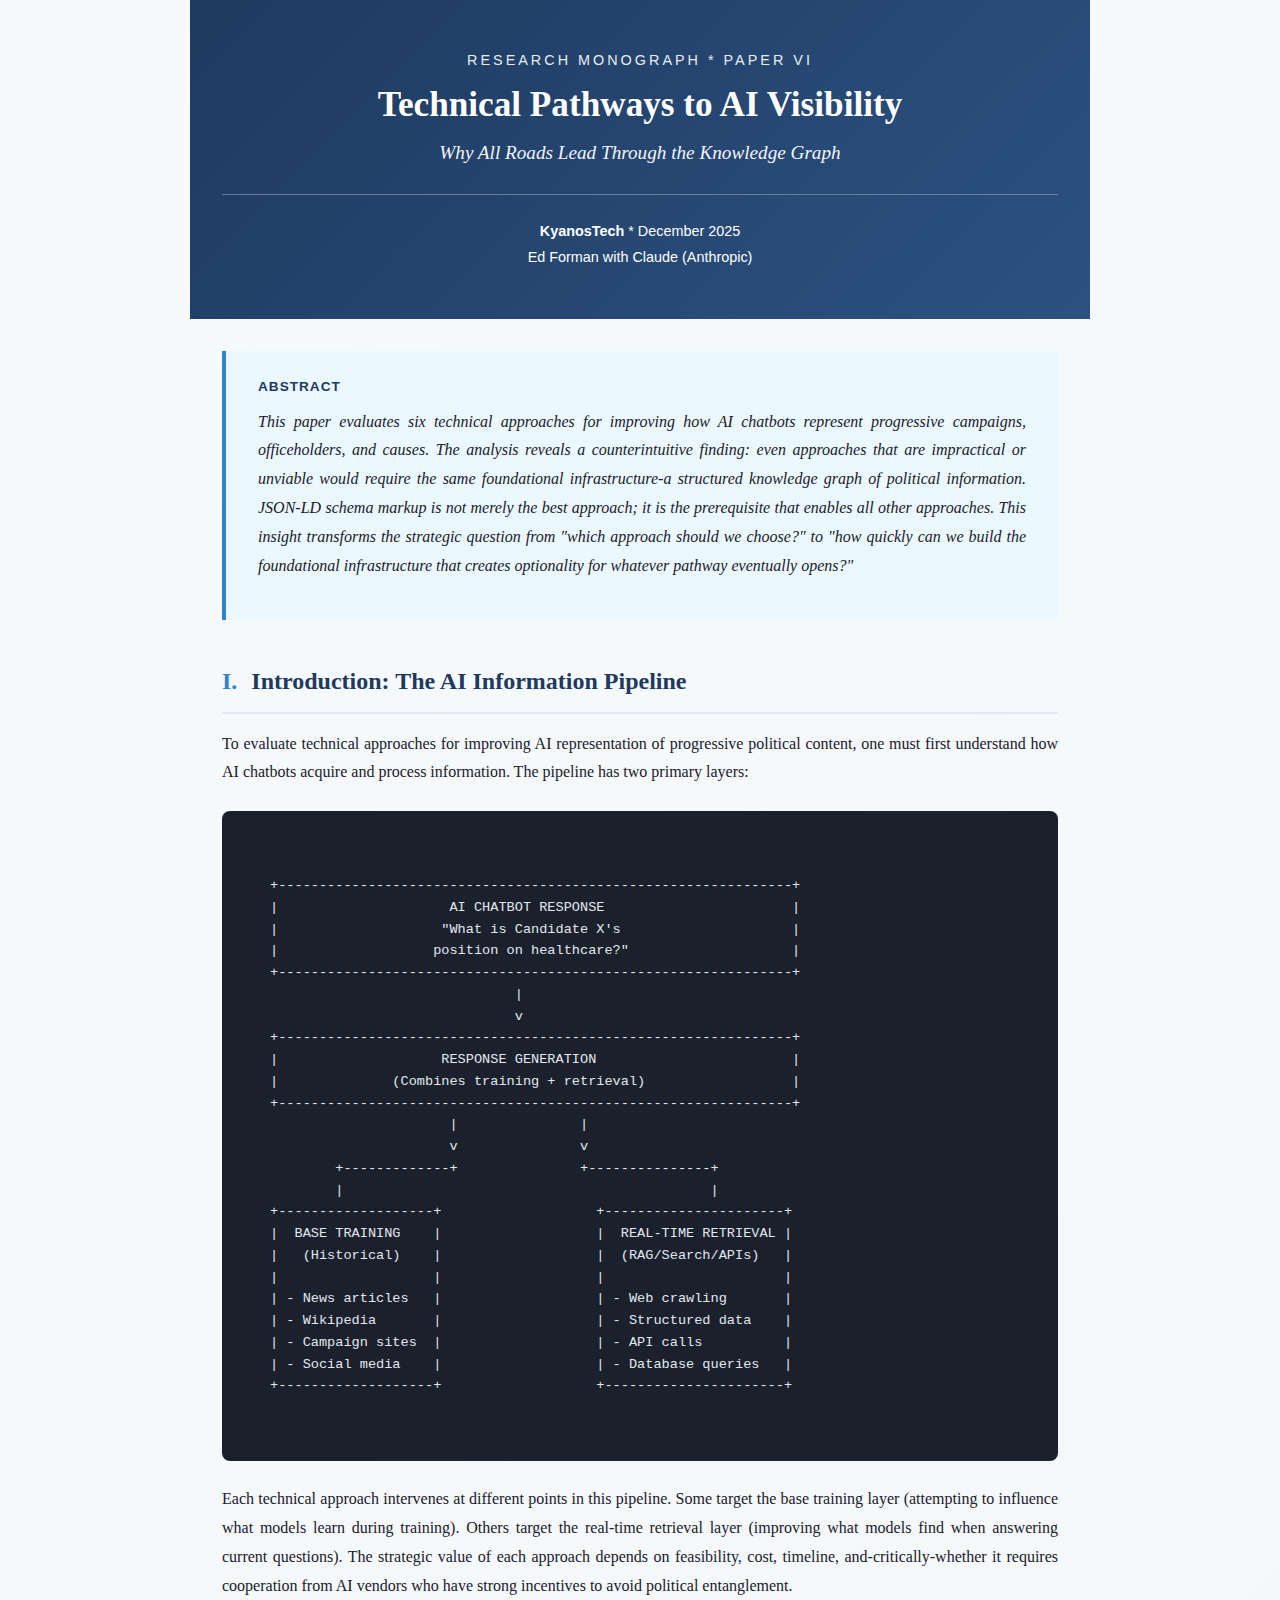
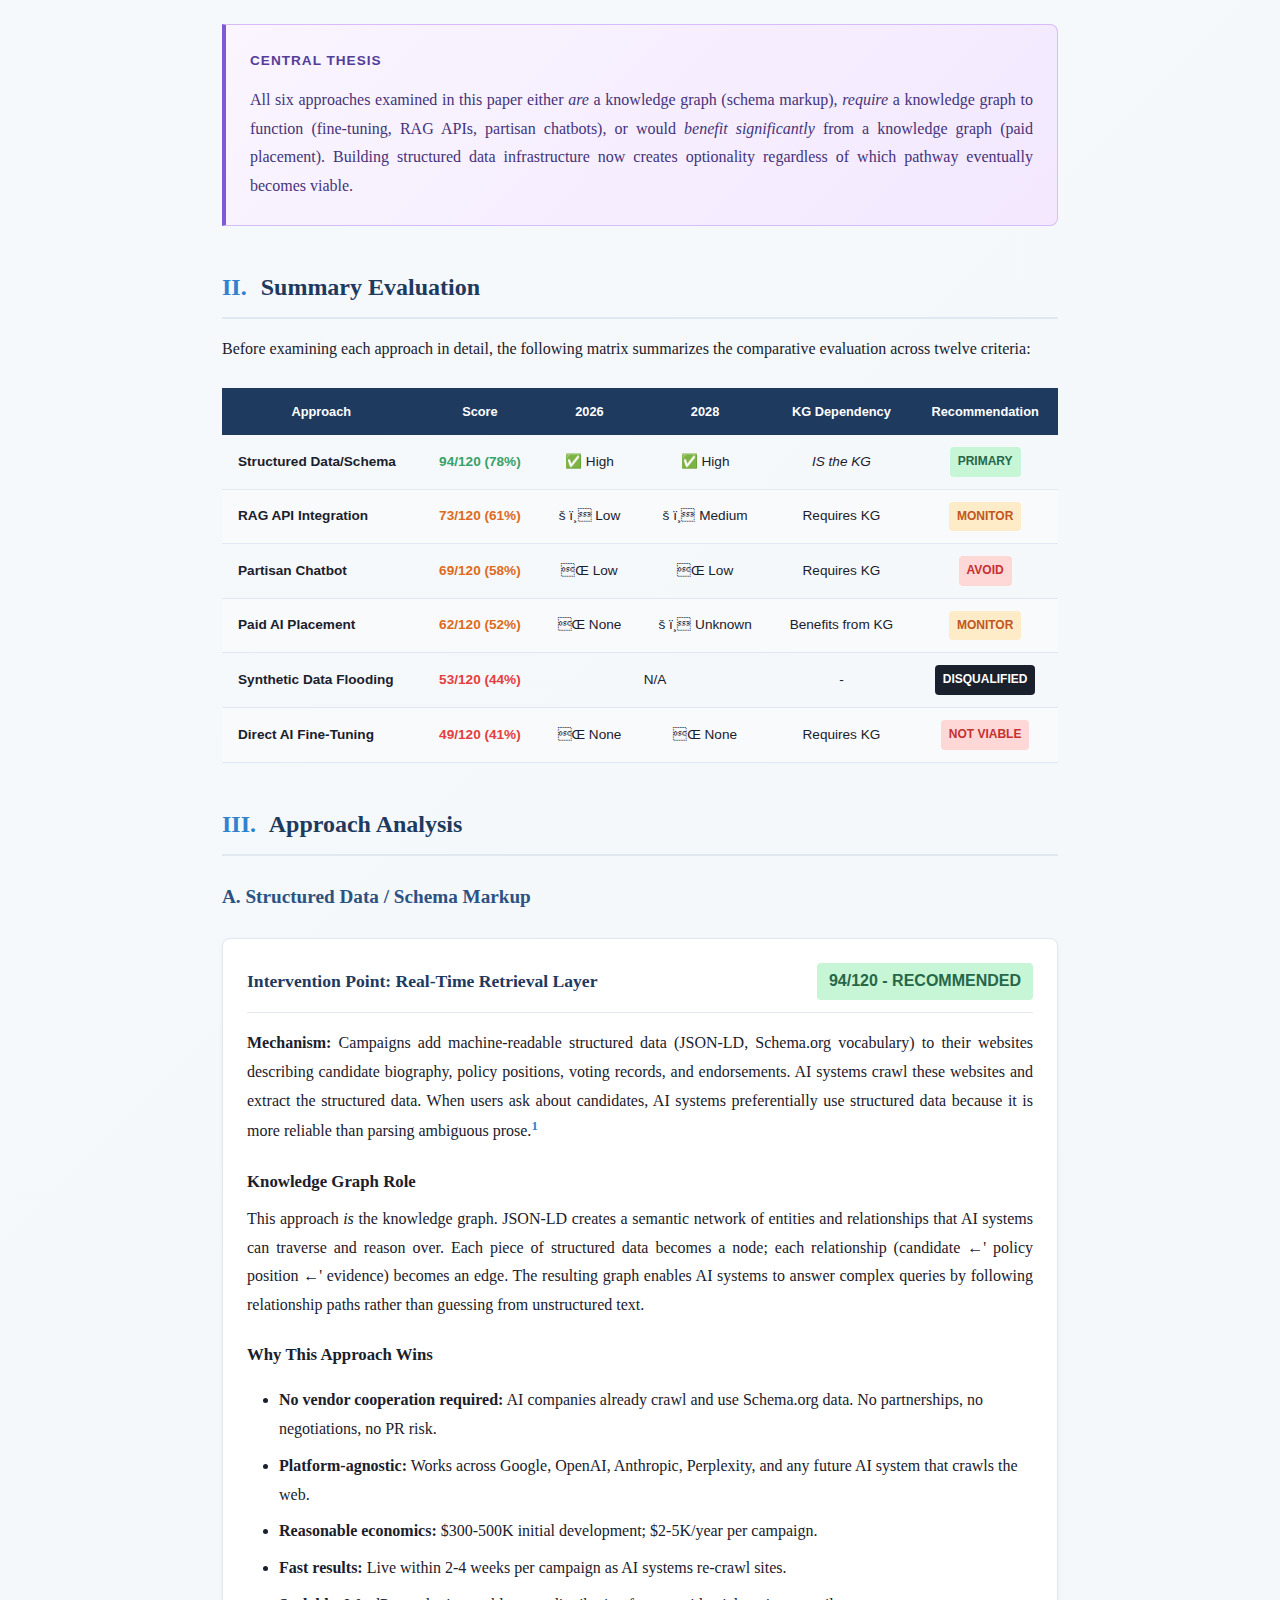
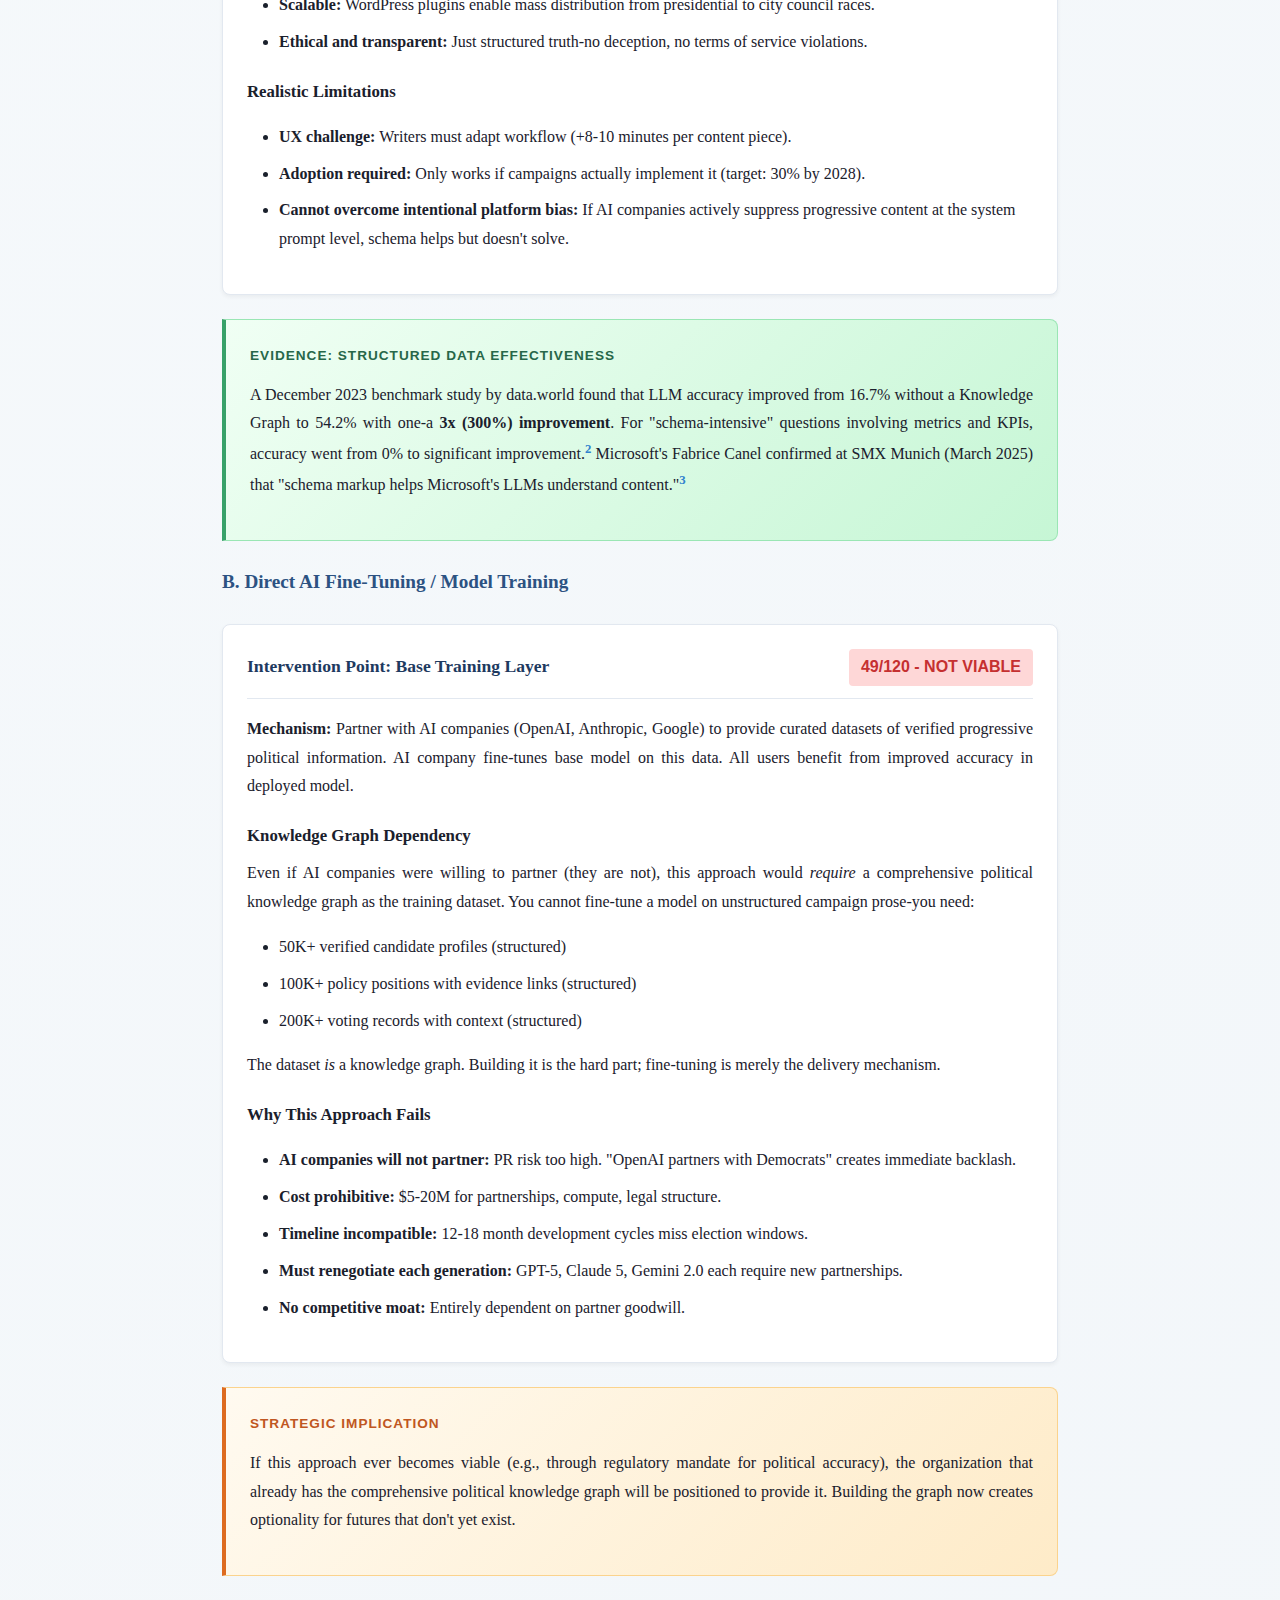
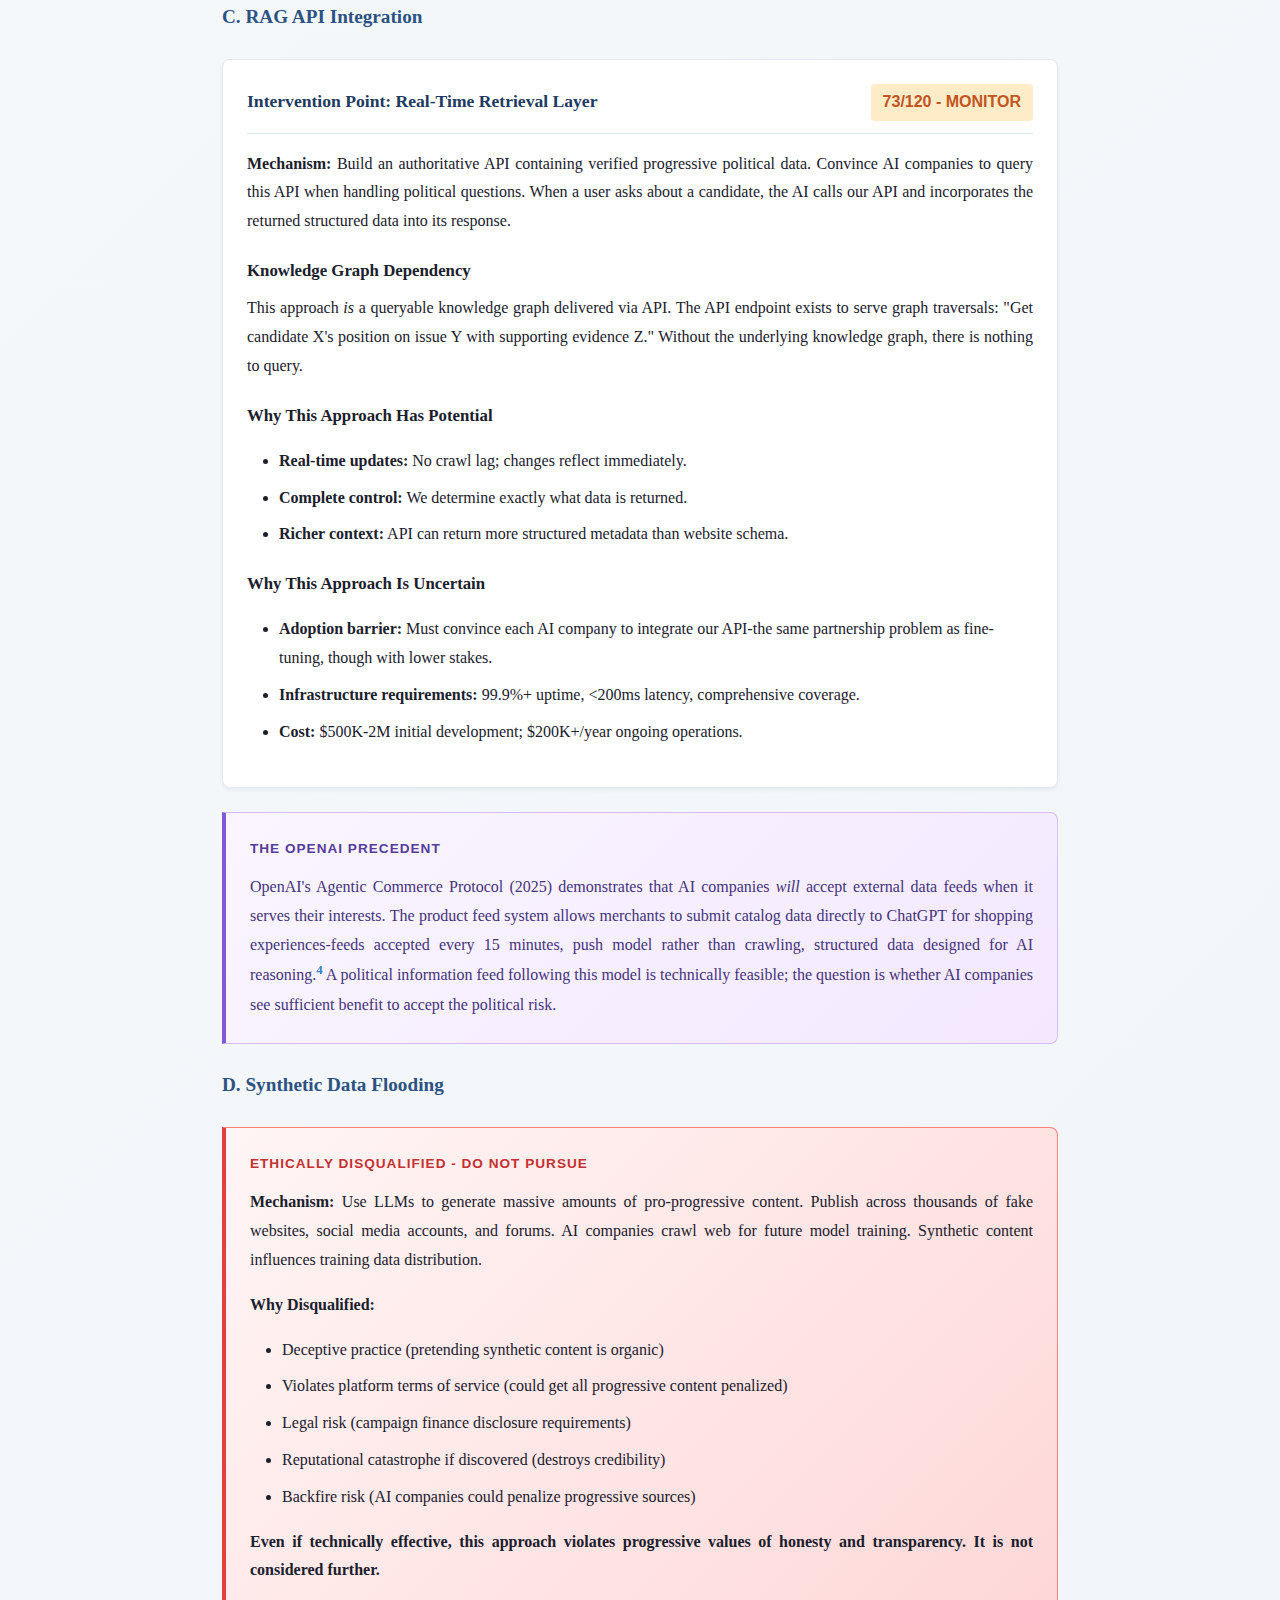
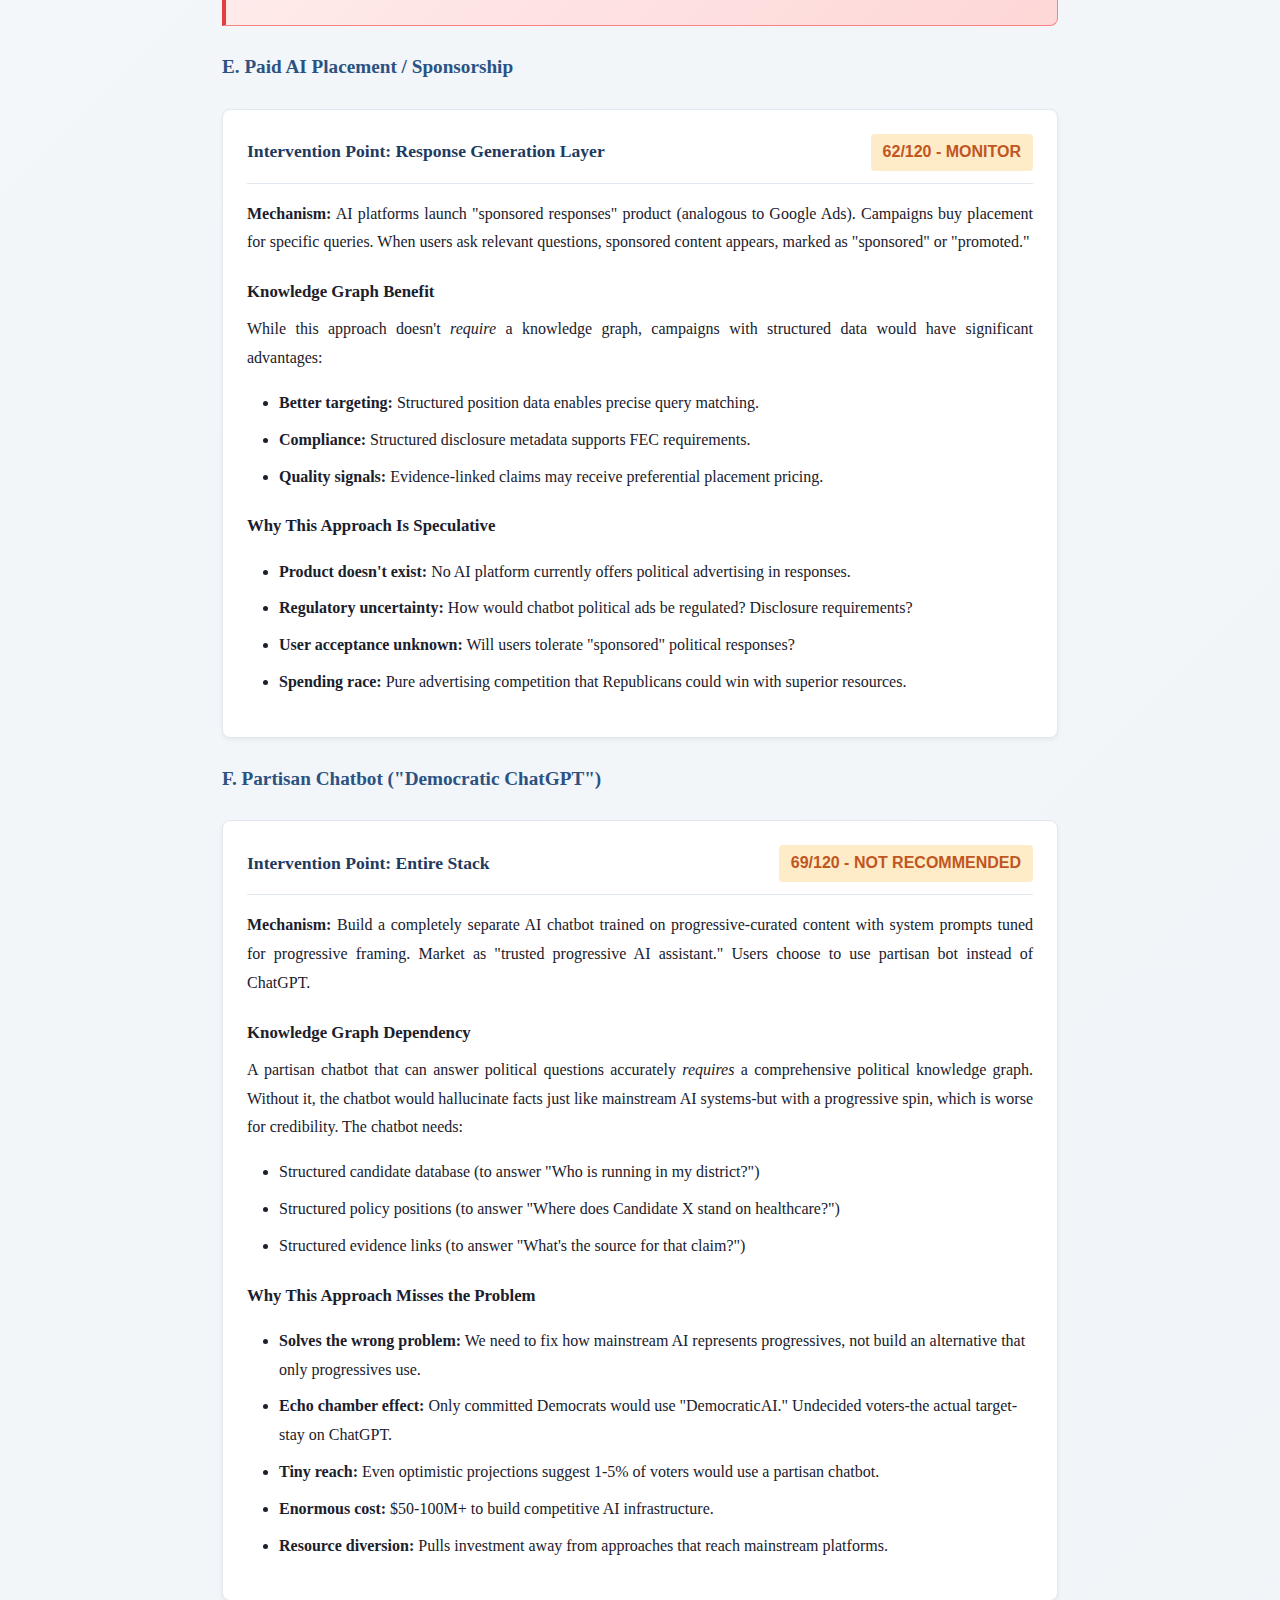
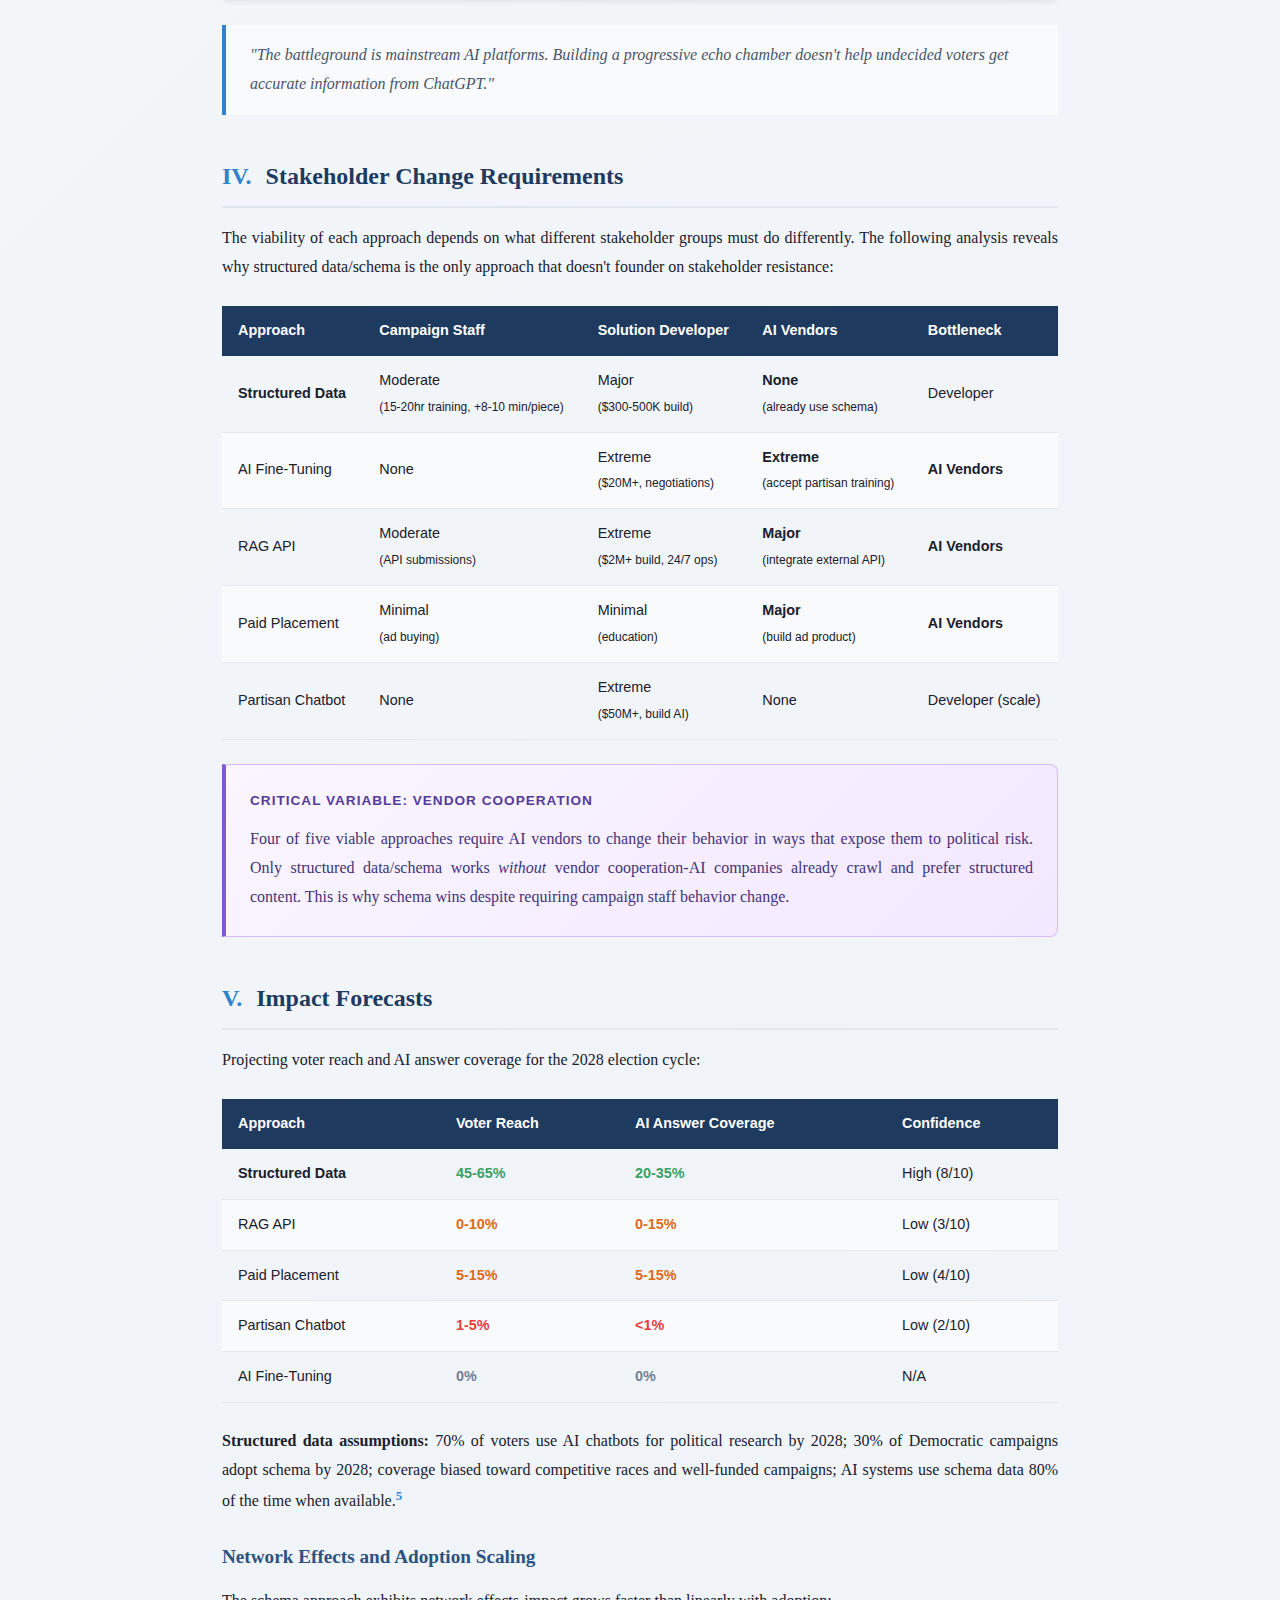
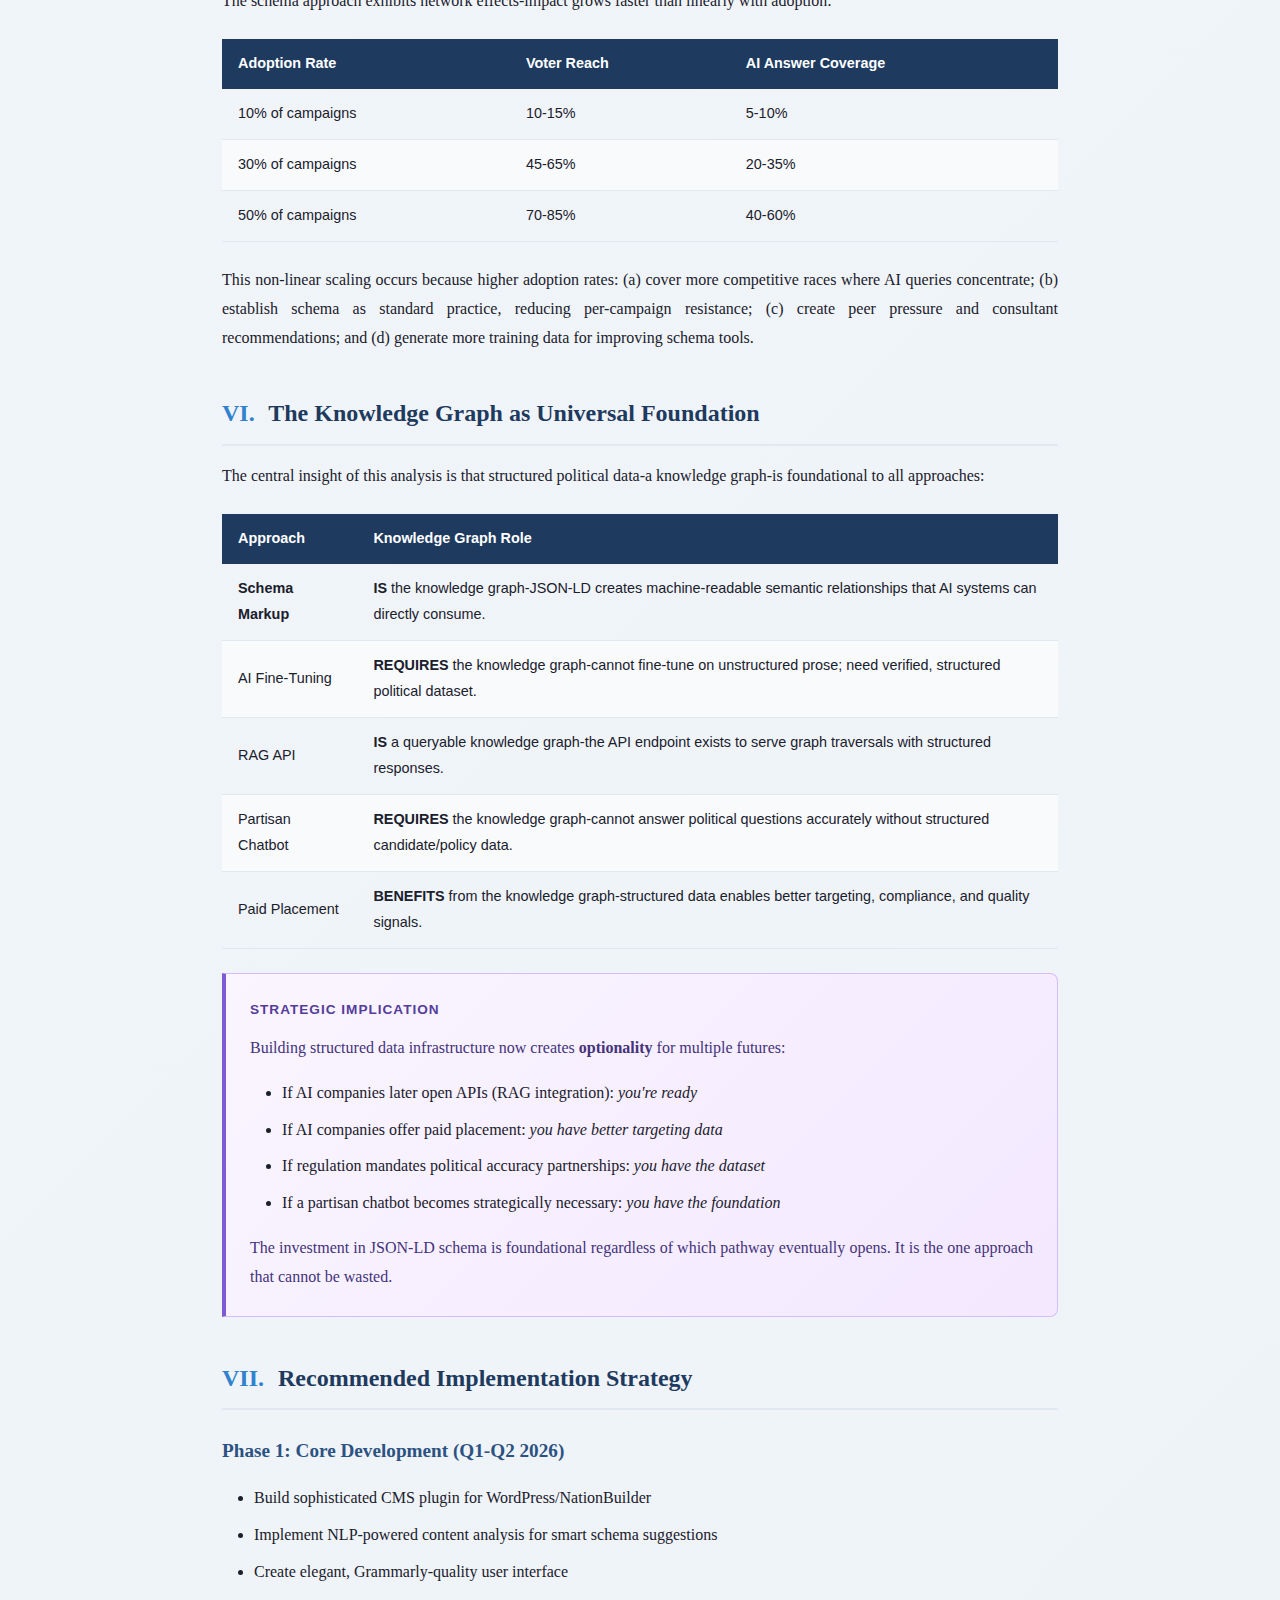
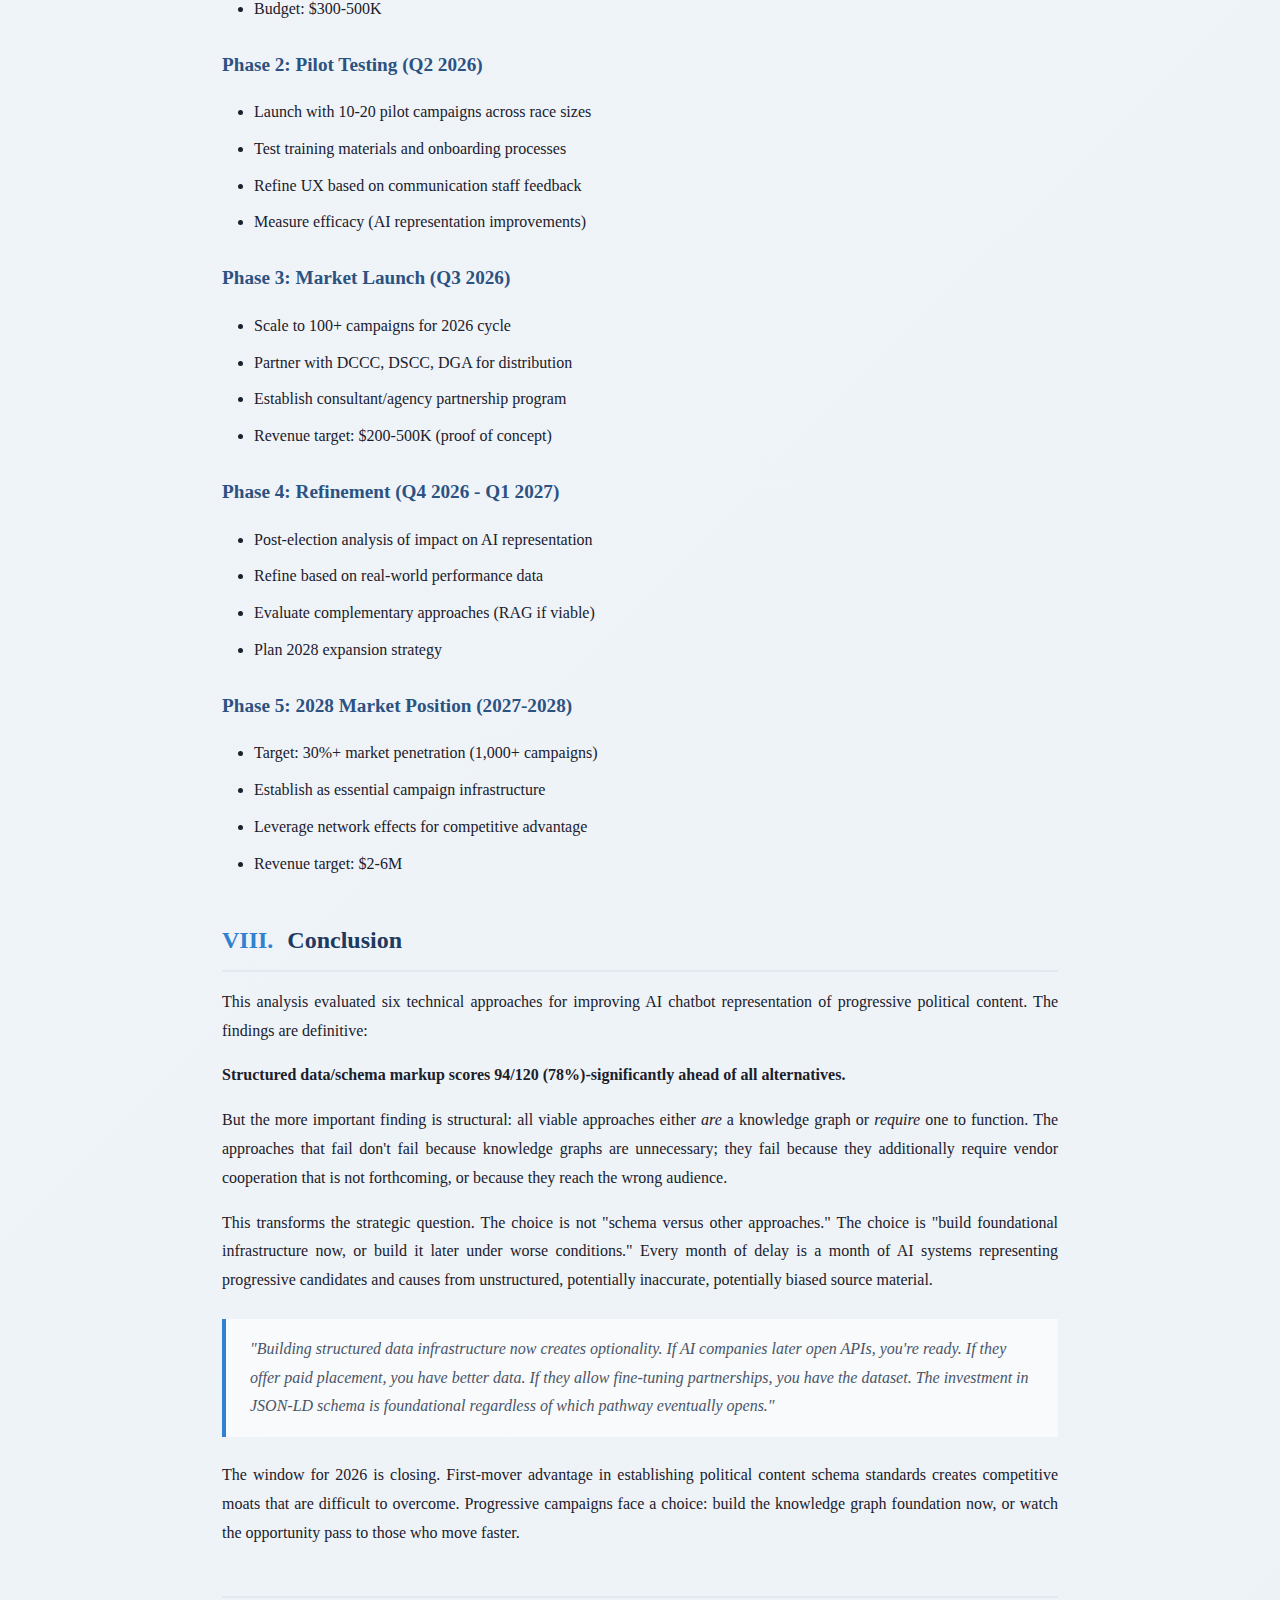
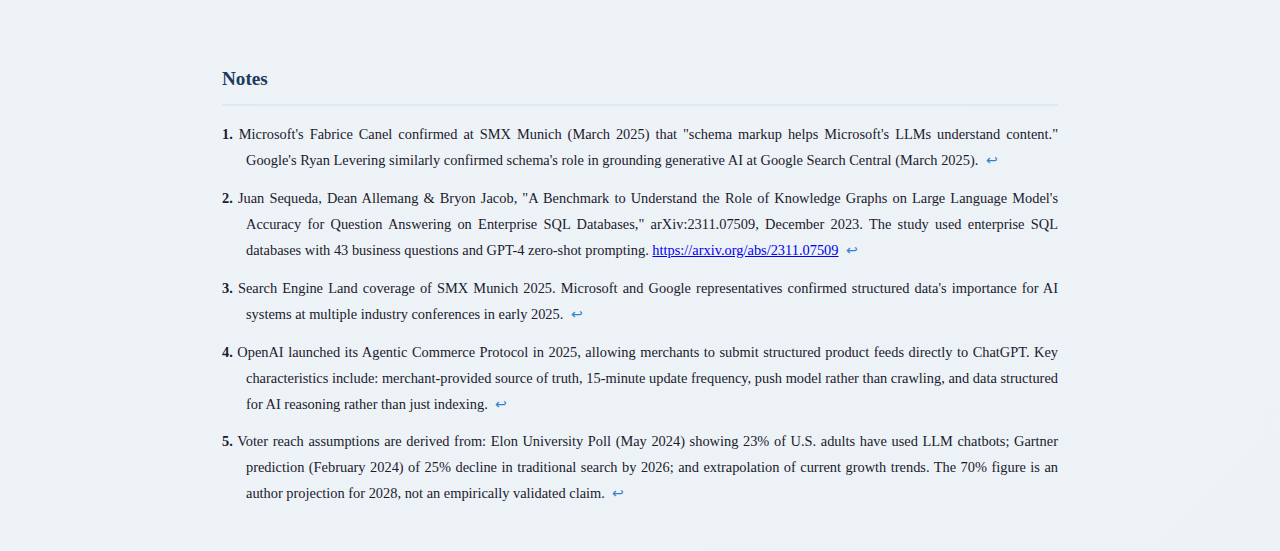
<file: papers/paper-6-technical-pathways.html>
<!DOCTYPE html>
<html lang="en">
<head>
    <meta charset="UTF-8">
    <meta name="viewport" content="width=device-width, initial-scale=1.0">
    <title>Paper VI: Technical Pathways to AI Visibility</title>
    <style>
        :root {
            --primary-blue: #1e3a5f;
            --secondary-blue: #2c5282;
            --accent-blue: #3182ce;
            --light-blue: #ebf8ff;
            --text-dark: #1a202c;
            --text-medium: #4a5568;
            --text-light: #718096;
            --border-color: #e2e8f0;
            --success-green: #38a169;
            --warning-orange: #dd6b20;
            --danger-red: #e53e3e;
            --neutral-gray: #718096;
        }

        * {
            margin: 0;
            padding: 0;
            box-sizing: border-box;
        }

        body {
            font-family: 'Georgia', 'Times New Roman', serif;
            line-height: 1.8;
            color: var(--text-dark);
            background: linear-gradient(135deg, #f7fafc 0%, #edf2f7 100%);
            min-height: 100vh;
        }

        .container {
            max-width: 900px;
            margin: 0 auto;
            padding: 2rem;
        }

        /* Header Styling */
        .paper-header {
            background: linear-gradient(135deg, var(--primary-blue) 0%, var(--secondary-blue) 100%);
            color: white;
            padding: 3rem 2rem;
            margin: -2rem -2rem 2rem -2rem;
            text-align: center;
        }

        .paper-header .series-label {
            font-family: 'Arial', sans-serif;
            font-size: 0.9rem;
            text-transform: uppercase;
            letter-spacing: 3px;
            opacity: 0.9;
            margin-bottom: 0.5rem;
        }

        .paper-header h1 {
            font-size: 2.2rem;
            font-weight: 700;
            margin-bottom: 0.5rem;
            line-height: 1.3;
        }

        .paper-header .subtitle {
            font-size: 1.2rem;
            font-weight: 400;
            opacity: 0.95;
            font-style: italic;
        }

        .paper-meta {
            margin-top: 1.5rem;
            padding-top: 1.5rem;
            border-top: 1px solid rgba(255,255,255,0.3);
            font-family: 'Arial', sans-serif;
            font-size: 0.9rem;
        }

        /* Abstract */
        .abstract {
            background: var(--light-blue);
            border-left: 4px solid var(--accent-blue);
            padding: 1.5rem 2rem;
            margin: 2rem 0;
            font-style: italic;
        }

        .abstract-label {
            font-family: 'Arial', sans-serif;
            font-weight: 700;
            font-style: normal;
            color: var(--primary-blue);
            margin-bottom: 0.5rem;
            text-transform: uppercase;
            font-size: 0.85rem;
            letter-spacing: 1px;
        }

        /* Section Headers */
        h2 {
            font-size: 1.5rem;
            color: var(--primary-blue);
            margin: 2.5rem 0 1rem 0;
            padding-bottom: 0.5rem;
            border-bottom: 2px solid var(--border-color);
        }

        h3 {
            font-size: 1.2rem;
            color: var(--secondary-blue);
            margin: 1.5rem 0 0.75rem 0;
        }

        h4 {
            font-size: 1.05rem;
            color: var(--text-dark);
            margin: 1.25rem 0 0.5rem 0;
        }

        /* Paragraphs */
        p {
            margin-bottom: 1rem;
            text-align: justify;
        }

        /* Key Insight Box */
        .key-insight {
            background: linear-gradient(135deg, #faf5ff 0%, #f3e8ff 100%);
            border: 1px solid #d6bcfa;
            border-left: 4px solid #805ad5;
            padding: 1.5rem;
            margin: 1.5rem 0;
            border-radius: 0 8px 8px 0;
        }

        .key-insight-label {
            font-family: 'Arial', sans-serif;
            font-weight: 700;
            color: #553c9a;
            font-size: 0.85rem;
            text-transform: uppercase;
            letter-spacing: 1px;
            margin-bottom: 0.75rem;
        }

        .key-insight p {
            margin-bottom: 0;
            color: #44337a;
        }

        /* Evidence Box */
        .evidence-box {
            background: linear-gradient(135deg, #f0fff4 0%, #c6f6d5 100%);
            border: 1px solid #9ae6b4;
            border-left: 4px solid var(--success-green);
            padding: 1.5rem;
            margin: 1.5rem 0;
            border-radius: 0 8px 8px 0;
        }

        .evidence-label {
            font-family: 'Arial', sans-serif;
            font-weight: 700;
            color: #276749;
            font-size: 0.85rem;
            text-transform: uppercase;
            letter-spacing: 1px;
            margin-bottom: 0.75rem;
        }

        /* Warning Box */
        .warning-box {
            background: linear-gradient(135deg, #fffaf0 0%, #feebc8 100%);
            border: 1px solid #fbd38d;
            border-left: 4px solid var(--warning-orange);
            padding: 1.5rem;
            margin: 1.5rem 0;
            border-radius: 0 8px 8px 0;
        }

        .warning-label {
            font-family: 'Arial', sans-serif;
            font-weight: 700;
            color: #c05621;
            font-size: 0.85rem;
            text-transform: uppercase;
            letter-spacing: 1px;
            margin-bottom: 0.75rem;
        }

        /* Disqualified Box */
        .disqualified-box {
            background: linear-gradient(135deg, #fff5f5 0%, #fed7d7 100%);
            border: 1px solid #fc8181;
            border-left: 4px solid var(--danger-red);
            padding: 1.5rem;
            margin: 1.5rem 0;
            border-radius: 0 8px 8px 0;
        }

        .disqualified-label {
            font-family: 'Arial', sans-serif;
            font-weight: 700;
            color: #c53030;
            font-size: 0.85rem;
            text-transform: uppercase;
            letter-spacing: 1px;
            margin-bottom: 0.75rem;
        }

        /* Tables */
        table {
            width: 100%;
            border-collapse: collapse;
            margin: 1.5rem 0;
            font-family: 'Arial', sans-serif;
            font-size: 0.9rem;
        }

        th {
            background: var(--primary-blue);
            color: white;
            padding: 0.75rem 1rem;
            text-align: left;
            font-weight: 600;
        }

        td {
            padding: 0.75rem 1rem;
            border-bottom: 1px solid var(--border-color);
        }

        tr:nth-child(even) {
            background: #f8fafc;
        }

        tr:hover {
            background: var(--light-blue);
        }

        /* Score styling */
        .score-high {
            color: var(--success-green);
            font-weight: 700;
        }

        .score-medium {
            color: var(--warning-orange);
            font-weight: 700;
        }

        .score-low {
            color: var(--danger-red);
            font-weight: 700;
        }

        .score-na {
            color: var(--neutral-gray);
            font-weight: 700;
        }

        /* Recommendation badge */
        .badge {
            display: inline-block;
            padding: 0.25rem 0.5rem;
            border-radius: 4px;
            font-size: 0.75rem;
            font-weight: 700;
            text-transform: uppercase;
        }

        .badge-recommended {
            background: #c6f6d5;
            color: #276749;
        }

        .badge-monitor {
            background: #feebc8;
            color: #c05621;
        }

        .badge-avoid {
            background: #fed7d7;
            color: #c53030;
        }

        .badge-disqualified {
            background: #1a202c;
            color: white;
        }

        /* Code blocks */
        pre {
            background: #1a202c;
            color: #e2e8f0;
            padding: 1.5rem;
            border-radius: 8px;
            overflow-x: auto;
            margin: 1rem 0;
            font-family: 'Monaco', 'Consolas', monospace;
            font-size: 0.85rem;
            line-height: 1.6;
        }

        code {
            font-family: 'Monaco', 'Consolas', monospace;
            background: #edf2f7;
            padding: 0.15rem 0.4rem;
            border-radius: 3px;
            font-size: 0.9em;
        }

        pre code {
            background: none;
            padding: 0;
        }

        /* Lists */
        ul, ol {
            margin: 1rem 0 1rem 2rem;
        }

        li {
            margin-bottom: 0.5rem;
        }

        /* Pipeline diagram */
        .pipeline-diagram {
            background: #1a202c;
            color: #e2e8f0;
            padding: 1.5rem;
            border-radius: 8px;
            font-family: 'Monaco', 'Consolas', monospace;
            font-size: 0.8rem;
            line-height: 1.4;
            overflow-x: auto;
            margin: 1.5rem 0;
        }

        /* Approach Cards */
        .approach-card {
            background: white;
            border: 1px solid var(--border-color);
            border-radius: 8px;
            padding: 1.5rem;
            margin: 1.5rem 0;
            box-shadow: 0 2px 4px rgba(0,0,0,0.05);
        }

        .approach-header {
            display: flex;
            justify-content: space-between;
            align-items: center;
            margin-bottom: 1rem;
            padding-bottom: 0.75rem;
            border-bottom: 1px solid var(--border-color);
        }

        .approach-title {
            font-size: 1.1rem;
            font-weight: 700;
            color: var(--primary-blue);
        }

        .approach-score {
            font-family: 'Arial', sans-serif;
            font-size: 1rem;
            font-weight: 700;
            padding: 0.25rem 0.75rem;
            border-radius: 4px;
        }

        .approach-score.high {
            background: #c6f6d5;
            color: #276749;
        }

        .approach-score.medium {
            background: #feebc8;
            color: #c05621;
        }

        .approach-score.low {
            background: #fed7d7;
            color: #c53030;
        }

        /* Blockquote */
        blockquote {
            border-left: 4px solid var(--accent-blue);
            padding: 1rem 1.5rem;
            margin: 1.5rem 0;
            background: #f8fafc;
            font-style: italic;
            color: var(--text-medium);
        }

        /* Footnotes */
        .footnotes {
            margin-top: 3rem;
            padding-top: 1.5rem;
            border-top: 2px solid var(--border-color);
            font-size: 0.9rem;
        }

        .footnotes h2 {
            font-size: 1.2rem;
            margin-bottom: 1rem;
        }

        .footnote {
            margin-bottom: 0.75rem;
            padding-left: 1.5rem;
            text-indent: -1.5rem;
        }

        .footnote-ref {
            color: var(--accent-blue);
            text-decoration: none;
            font-weight: 600;
            font-size: 0.8em;
            vertical-align: super;
        }

        .footnote-ref:hover {
            text-decoration: underline;
        }

        .footnote-backref {
            color: var(--accent-blue);
            text-decoration: none;
            margin-left: 0.25rem;
        }

        /* Section numbering */
        .section-number {
            color: var(--accent-blue);
            font-weight: 700;
            margin-right: 0.5rem;
        }

        /* Comparative matrix styling */
        .matrix-table th {
            font-size: 0.8rem;
            text-align: center;
            vertical-align: bottom;
        }

        .matrix-table td {
            text-align: center;
            font-size: 0.85rem;
        }

        .matrix-table td:first-child {
            text-align: left;
            font-weight: 600;
        }

        /* Print styles */
        @media print {
            body {
                background: white;
            }
            .container {
                max-width: 100%;
            }
            .paper-header {
                background: var(--primary-blue) !important;
                -webkit-print-color-adjust: exact;
                print-color-adjust: exact;
            }
        }

        /* Responsive */
        @media (max-width: 768px) {
            .container {
                padding: 1rem;
            }
            .paper-header {
                padding: 2rem 1rem;
                margin: -1rem -1rem 1.5rem -1rem;
            }
            .paper-header h1 {
                font-size: 1.6rem;
            }
            table {
                font-size: 0.8rem;
            }
            th, td {
                padding: 0.5rem;
            }
        }
    
        /* Dropdown Navigation */
        .nav-dropdown { position: relative; display: inline-block; }
        .nav-dropdown-trigger { color: rgba(255,255,255,0.8); cursor: pointer; margin-left: 1.5rem; font-size: 0.9rem; }
        .nav-dropdown-content { display: none; position: absolute; top: 100%; left: 0; background: #1a2a3a; min-width: 280px; box-shadow: 0 4px 12px rgba(0,0,0,0.3); border-radius: 4px; padding: 0.5rem 0; z-index: 200; padding-top: 0.75rem; }
        .nav-dropdown::before { content: ''; position: absolute; top: 100%; left: 0; right: 0; height: 0.75rem; }
        .nav-dropdown:hover .nav-dropdown-content { display: block; }
        .nav-dropdown-content a { display: block; padding: 0.5rem 1rem; white-space: nowrap; font-size: 0.8125rem; color: rgba(255,255,255,0.8); border-left: 3px solid transparent; margin: 0; }
        .nav-dropdown-content a:hover { background: #2c4a6e; color: white; border-left-color: #4a90d9; }

    </style>
</head>
<body>
    <div class="container">
        <header class="paper-header">
            <div class="series-label">Research Monograph * Paper VI</div>
            <h1>Technical Pathways to AI Visibility</h1>
            <div class="subtitle">Why All Roads Lead Through the Knowledge Graph</div>
            <div class="paper-meta">
                <strong>KyanosTech</strong> * December 2025<br>
                Ed Forman with Claude (Anthropic)
            </div>
        </header>

        <div class="abstract">
            <div class="abstract-label">Abstract</div>
            <p>This paper evaluates six technical approaches for improving how AI chatbots represent progressive campaigns, officeholders, and causes. The analysis reveals a counterintuitive finding: even approaches that are impractical or unviable would require the same foundational infrastructure-a structured knowledge graph of political information. <span class="highlight">JSON-LD schema markup is not merely the <em>best</em> approach; it is the <em>prerequisite</em> that enables all other approaches.</span> This insight transforms the strategic question from "which approach should we choose?" to "how quickly can we build the foundational infrastructure that creates optionality for whatever pathway eventually opens?"</p>
        </div>

        <h2><span class="section-number">I.</span> Introduction: The AI Information Pipeline</h2>

        <p>To evaluate technical approaches for improving AI representation of progressive political content, one must first understand how AI chatbots acquire and process information. The pipeline has two primary layers:</p>

        <div class="pipeline-diagram">
<pre>
+---------------------------------------------------------------+
|                     AI CHATBOT RESPONSE                       |
|                    "What is Candidate X's                     |
|                   position on healthcare?"                    |
+---------------------------------------------------------------+
                              |
                              v
+---------------------------------------------------------------+
|                    RESPONSE GENERATION                        |
|              (Combines training + retrieval)                  |
+---------------------------------------------------------------+
                      |               |
                      v               v
        +-------------+               +---------------+
        |                                             |
+-------------------+                   +----------------------+
|  BASE TRAINING    |                   |  REAL-TIME RETRIEVAL |
|   (Historical)    |                   |  (RAG/Search/APIs)   |
|                   |                   |                      |
| - News articles   |                   | - Web crawling       |
| - Wikipedia       |                   | - Structured data    |
| - Campaign sites  |                   | - API calls          |
| - Social media    |                   | - Database queries   |
+-------------------+                   +----------------------+
</pre>
        </div>

        <p>Each technical approach intervenes at different points in this pipeline. Some target the base training layer (attempting to influence what models learn during training). Others target the real-time retrieval layer (improving what models find when answering current questions). The strategic value of each approach depends on feasibility, cost, timeline, and-critically-whether it requires cooperation from AI vendors who have strong incentives to avoid political entanglement.</p>

        <div class="key-insight">
            <div class="key-insight-label">Central Thesis</div>
            <p>All six approaches examined in this paper either <em>are</em> a knowledge graph (schema markup), <em>require</em> a knowledge graph to function (fine-tuning, RAG APIs, partisan chatbots), or would <em>benefit significantly</em> from a knowledge graph (paid placement). Building structured data infrastructure now creates optionality regardless of which pathway eventually becomes viable.</p>
        </div>

        <h2><span class="section-number">II.</span> Summary Evaluation</h2>

        <p>Before examining each approach in detail, the following matrix summarizes the comparative evaluation across twelve criteria:</p>

        <table class="matrix-table">
            <thead>
                <tr>
                    <th>Approach</th>
                    <th>Score</th>
                    <th>2026</th>
                    <th>2028</th>
                    <th>KG Dependency</th>
                    <th>Recommendation</th>
                </tr>
            </thead>
            <tbody>
                <tr>
                    <td><strong>Structured Data/Schema</strong></td>
                    <td class="score-high">94/120 (78%)</td>
                    <td>✅ High</td>
                    <td>✅ High</td>
                    <td><em>IS the KG</em></td>
                    <td><span class="badge badge-recommended">Primary</span></td>
                </tr>
                <tr>
                    <td>RAG API Integration</td>
                    <td class="score-medium">73/120 (61%)</td>
                    <td>š ï¸ Low</td>
                    <td>š ï¸ Medium</td>
                    <td>Requires KG</td>
                    <td><span class="badge badge-monitor">Monitor</span></td>
                </tr>
                <tr>
                    <td>Partisan Chatbot</td>
                    <td class="score-medium">69/120 (58%)</td>
                    <td>Œ Low</td>
                    <td>Œ Low</td>
                    <td>Requires KG</td>
                    <td><span class="badge badge-avoid">Avoid</span></td>
                </tr>
                <tr>
                    <td>Paid AI Placement</td>
                    <td class="score-medium">62/120 (52%)</td>
                    <td>Œ None</td>
                    <td>š ï¸ Unknown</td>
                    <td>Benefits from KG</td>
                    <td><span class="badge badge-monitor">Monitor</span></td>
                </tr>
                <tr>
                    <td>Synthetic Data Flooding</td>
                    <td class="score-low">53/120 (44%)</td>
                    <td colspan="2" style="text-align: center;">N/A</td>
                    <td>-</td>
                    <td><span class="badge badge-disqualified">Disqualified</span></td>
                </tr>
                <tr>
                    <td>Direct AI Fine-Tuning</td>
                    <td class="score-low">49/120 (41%)</td>
                    <td>Œ None</td>
                    <td>Œ None</td>
                    <td>Requires KG</td>
                    <td><span class="badge badge-avoid">Not Viable</span></td>
                </tr>
            </tbody>
        </table>

        <h2><span class="section-number">III.</span> Approach Analysis</h2>

        <h3>A. Structured Data / Schema Markup</h3>

        <div class="approach-card">
            <div class="approach-header">
                <div class="approach-title">Intervention Point: Real-Time Retrieval Layer</div>
                <div class="approach-score high">94/120 - RECOMMENDED</div>
            </div>

            <p><strong>Mechanism:</strong> Campaigns add machine-readable structured data (JSON-LD, Schema.org vocabulary) to their websites describing candidate biography, policy positions, voting records, and endorsements. AI systems crawl these websites and extract the structured data. When users ask about candidates, AI systems preferentially use structured data because it is more reliable than parsing ambiguous prose.<a href="#fn1" class="footnote-ref">1</a></p>

            <h4>Knowledge Graph Role</h4>
            <p>This approach <em>is</em> the knowledge graph. JSON-LD creates a semantic network of entities and relationships that AI systems can traverse and reason over. Each piece of structured data becomes a node; each relationship (candidate ←' policy position ←' evidence) becomes an edge. The resulting graph enables AI systems to answer complex queries by following relationship paths rather than guessing from unstructured text.</p>

            <h4>Why This Approach Wins</h4>
            <ul>
                <li><strong>No vendor cooperation required:</strong> AI companies already crawl and use Schema.org data. No partnerships, no negotiations, no PR risk.</li>
                <li><strong>Platform-agnostic:</strong> Works across Google, OpenAI, Anthropic, Perplexity, and any future AI system that crawls the web.</li>
                <li><strong>Reasonable economics:</strong> $300-500K initial development; $2-5K/year per campaign.</li>
                <li><strong>Fast results:</strong> Live within 2-4 weeks per campaign as AI systems re-crawl sites.</li>
                <li><strong>Scalable:</strong> WordPress plugins enable mass distribution from presidential to city council races.</li>
                <li><strong>Ethical and transparent:</strong> Just structured truth-no deception, no terms of service violations.</li>
            </ul>

            <h4>Realistic Limitations</h4>
            <ul>
                <li><strong>UX challenge:</strong> Writers must adapt workflow (+8-10 minutes per content piece).</li>
                <li><strong>Adoption required:</strong> Only works if campaigns actually implement it (target: 30% by 2028).</li>
                <li><strong>Cannot overcome intentional platform bias:</strong> If AI companies actively suppress progressive content at the system prompt level, schema helps but doesn't solve.</li>
            </ul>
        </div>

        <div class="evidence-box">
            <div class="evidence-label">Evidence: Structured Data Effectiveness</div>
            <p>A December 2023 benchmark study by data.world found that LLM accuracy improved from 16.7% without a Knowledge Graph to 54.2% with one-a <strong>3x (300%) improvement</strong>. For "schema-intensive" questions involving metrics and KPIs, accuracy went from 0% to significant improvement.<a href="#fn2" class="footnote-ref">2</a> Microsoft's Fabrice Canel confirmed at SMX Munich (March 2025) that "schema markup helps Microsoft's LLMs understand content."<a href="#fn3" class="footnote-ref">3</a></p>
        </div>

        <h3>B. Direct AI Fine-Tuning / Model Training</h3>

        <div class="approach-card">
            <div class="approach-header">
                <div class="approach-title">Intervention Point: Base Training Layer</div>
                <div class="approach-score low">49/120 - NOT VIABLE</div>
            </div>

            <p><strong>Mechanism:</strong> Partner with AI companies (OpenAI, Anthropic, Google) to provide curated datasets of verified progressive political information. AI company fine-tunes base model on this data. All users benefit from improved accuracy in deployed model.</p>

            <h4>Knowledge Graph Dependency</h4>
            <p>Even if AI companies were willing to partner (they are not), this approach would <em>require</em> a comprehensive political knowledge graph as the training dataset. You cannot fine-tune a model on unstructured campaign prose-you need:</p>
            <ul>
                <li>50K+ verified candidate profiles (structured)</li>
                <li>100K+ policy positions with evidence links (structured)</li>
                <li>200K+ voting records with context (structured)</li>
            </ul>
            <p>The dataset <em>is</em> a knowledge graph. Building it is the hard part; fine-tuning is merely the delivery mechanism.</p>

            <h4>Why This Approach Fails</h4>
            <ul>
                <li><strong>AI companies will not partner:</strong> PR risk too high. "OpenAI partners with Democrats" creates immediate backlash.</li>
                <li><strong>Cost prohibitive:</strong> $5-20M for partnerships, compute, legal structure.</li>
                <li><strong>Timeline incompatible:</strong> 12-18 month development cycles miss election windows.</li>
                <li><strong>Must renegotiate each generation:</strong> GPT-5, Claude 5, Gemini 2.0 each require new partnerships.</li>
                <li><strong>No competitive moat:</strong> Entirely dependent on partner goodwill.</li>
            </ul>
        </div>

        <div class="warning-box">
            <div class="warning-label">Strategic Implication</div>
            <p>If this approach ever becomes viable (e.g., through regulatory mandate for political accuracy), the organization that already has the comprehensive political knowledge graph will be positioned to provide it. Building the graph now creates optionality for futures that don't yet exist.</p>
        </div>

        <h3>C. RAG API Integration</h3>

        <div class="approach-card">
            <div class="approach-header">
                <div class="approach-title">Intervention Point: Real-Time Retrieval Layer</div>
                <div class="approach-score medium">73/120 - MONITOR</div>
            </div>

            <p><strong>Mechanism:</strong> Build an authoritative API containing verified progressive political data. Convince AI companies to query this API when handling political questions. When a user asks about a candidate, the AI calls our API and incorporates the returned structured data into its response.</p>

            <h4>Knowledge Graph Dependency</h4>
            <p>This approach <em>is</em> a queryable knowledge graph delivered via API. The API endpoint exists to serve graph traversals: "Get candidate X's position on issue Y with supporting evidence Z." Without the underlying knowledge graph, there is nothing to query.</p>

            <h4>Why This Approach Has Potential</h4>
            <ul>
                <li><strong>Real-time updates:</strong> No crawl lag; changes reflect immediately.</li>
                <li><strong>Complete control:</strong> We determine exactly what data is returned.</li>
                <li><strong>Richer context:</strong> API can return more structured metadata than website schema.</li>
            </ul>

            <h4>Why This Approach Is Uncertain</h4>
            <ul>
                <li><strong>Adoption barrier:</strong> Must convince each AI company to integrate our API-the same partnership problem as fine-tuning, though with lower stakes.</li>
                <li><strong>Infrastructure requirements:</strong> 99.9%+ uptime, &lt;200ms latency, comprehensive coverage.</li>
                <li><strong>Cost:</strong> $500K-2M initial development; $200K+/year ongoing operations.</li>
            </ul>
        </div>

        <div class="key-insight">
            <div class="key-insight-label">The OpenAI Precedent</div>
            <p>OpenAI's Agentic Commerce Protocol (2025) demonstrates that AI companies <em>will</em> accept external data feeds when it serves their interests. The product feed system allows merchants to submit catalog data directly to ChatGPT for shopping experiences-feeds accepted every 15 minutes, push model rather than crawling, structured data designed for AI reasoning.<a href="#fn4" class="footnote-ref">4</a> A political information feed following this model is technically feasible; the question is whether AI companies see sufficient benefit to accept the political risk.</p>
        </div>

        <h3>D. Synthetic Data Flooding</h3>

        <div class="disqualified-box">
            <div class="disqualified-label">Ethically Disqualified - Do Not Pursue</div>
            <p><strong>Mechanism:</strong> Use LLMs to generate massive amounts of pro-progressive content. Publish across thousands of fake websites, social media accounts, and forums. AI companies crawl web for future model training. Synthetic content influences training data distribution.</p>
            <p><strong>Why Disqualified:</strong></p>
            <ul>
                <li>Deceptive practice (pretending synthetic content is organic)</li>
                <li>Violates platform terms of service (could get all progressive content penalized)</li>
                <li>Legal risk (campaign finance disclosure requirements)</li>
                <li>Reputational catastrophe if discovered (destroys credibility)</li>
                <li>Backfire risk (AI companies could penalize progressive sources)</li>
            </ul>
            <p><strong>Even if technically effective, this approach violates progressive values of honesty and transparency. It is not considered further.</strong></p>
        </div>

        <h3>E. Paid AI Placement / Sponsorship</h3>

        <div class="approach-card">
            <div class="approach-header">
                <div class="approach-title">Intervention Point: Response Generation Layer</div>
                <div class="approach-score medium">62/120 - MONITOR</div>
            </div>

            <p><strong>Mechanism:</strong> AI platforms launch "sponsored responses" product (analogous to Google Ads). Campaigns buy placement for specific queries. When users ask relevant questions, sponsored content appears, marked as "sponsored" or "promoted."</p>

            <h4>Knowledge Graph Benefit</h4>
            <p>While this approach doesn't <em>require</em> a knowledge graph, campaigns with structured data would have significant advantages:</p>
            <ul>
                <li><strong>Better targeting:</strong> Structured position data enables precise query matching.</li>
                <li><strong>Compliance:</strong> Structured disclosure metadata supports FEC requirements.</li>
                <li><strong>Quality signals:</strong> Evidence-linked claims may receive preferential placement pricing.</li>
            </ul>

            <h4>Why This Approach Is Speculative</h4>
            <ul>
                <li><strong>Product doesn't exist:</strong> No AI platform currently offers political advertising in responses.</li>
                <li><strong>Regulatory uncertainty:</strong> How would chatbot political ads be regulated? Disclosure requirements?</li>
                <li><strong>User acceptance unknown:</strong> Will users tolerate "sponsored" political responses?</li>
                <li><strong>Spending race:</strong> Pure advertising competition that Republicans could win with superior resources.</li>
            </ul>
        </div>

        <h3>F. Partisan Chatbot ("Democratic ChatGPT")</h3>

        <div class="approach-card">
            <div class="approach-header">
                <div class="approach-title">Intervention Point: Entire Stack</div>
                <div class="approach-score medium">69/120 - NOT RECOMMENDED</div>
            </div>

            <p><strong>Mechanism:</strong> Build a completely separate AI chatbot trained on progressive-curated content with system prompts tuned for progressive framing. Market as "trusted progressive AI assistant." Users choose to use partisan bot instead of ChatGPT.</p>

            <h4>Knowledge Graph Dependency</h4>
            <p>A partisan chatbot that can answer political questions accurately <em>requires</em> a comprehensive political knowledge graph. Without it, the chatbot would hallucinate facts just like mainstream AI systems-but with a progressive spin, which is worse for credibility. The chatbot needs:</p>
            <ul>
                <li>Structured candidate database (to answer "Who is running in my district?")</li>
                <li>Structured policy positions (to answer "Where does Candidate X stand on healthcare?")</li>
                <li>Structured evidence links (to answer "What's the source for that claim?")</li>
            </ul>

            <h4>Why This Approach Misses the Problem</h4>
            <ul>
                <li><strong>Solves the wrong problem:</strong> We need to fix how mainstream AI represents progressives, not build an alternative that only progressives use.</li>
                <li><strong>Echo chamber effect:</strong> Only committed Democrats would use "DemocraticAI." Undecided voters-the actual target-stay on ChatGPT.</li>
                <li><strong>Tiny reach:</strong> Even optimistic projections suggest 1-5% of voters would use a partisan chatbot.</li>
                <li><strong>Enormous cost:</strong> $50-100M+ to build competitive AI infrastructure.</li>
                <li><strong>Resource diversion:</strong> Pulls investment away from approaches that reach mainstream platforms.</li>
            </ul>
        </div>

        <blockquote>
            "The battleground is mainstream AI platforms. Building a progressive echo chamber doesn't help undecided voters get accurate information from ChatGPT."
        </blockquote>

        <h2><span class="section-number">IV.</span> Stakeholder Change Requirements</h2>

        <p>The viability of each approach depends on what different stakeholder groups must do differently. The following analysis reveals why structured data/schema is the only approach that doesn't founder on stakeholder resistance:</p>

        <table>
            <thead>
                <tr>
                    <th>Approach</th>
                    <th>Campaign Staff</th>
                    <th>Solution Developer</th>
                    <th>AI Vendors</th>
                    <th>Bottleneck</th>
                </tr>
            </thead>
            <tbody>
                <tr>
                    <td><strong>Structured Data</strong></td>
                    <td>Moderate<br><small>(15-20hr training, +8-10 min/piece)</small></td>
                    <td>Major<br><small>($300-500K build)</small></td>
                    <td><strong>None</strong><br><small>(already use schema)</small></td>
                    <td>Developer</td>
                </tr>
                <tr>
                    <td>AI Fine-Tuning</td>
                    <td>None</td>
                    <td>Extreme<br><small>($20M+, negotiations)</small></td>
                    <td><strong>Extreme</strong><br><small>(accept partisan training)</small></td>
                    <td><strong>AI Vendors</strong></td>
                </tr>
                <tr>
                    <td>RAG API</td>
                    <td>Moderate<br><small>(API submissions)</small></td>
                    <td>Extreme<br><small>($2M+ build, 24/7 ops)</small></td>
                    <td><strong>Major</strong><br><small>(integrate external API)</small></td>
                    <td><strong>AI Vendors</strong></td>
                </tr>
                <tr>
                    <td>Paid Placement</td>
                    <td>Minimal<br><small>(ad buying)</small></td>
                    <td>Minimal<br><small>(education)</small></td>
                    <td><strong>Major</strong><br><small>(build ad product)</small></td>
                    <td><strong>AI Vendors</strong></td>
                </tr>
                <tr>
                    <td>Partisan Chatbot</td>
                    <td>None</td>
                    <td>Extreme<br><small>($50M+, build AI)</small></td>
                    <td>None</td>
                    <td>Developer (scale)</td>
                </tr>
            </tbody>
        </table>

        <div class="key-insight">
            <div class="key-insight-label">Critical Variable: Vendor Cooperation</div>
            <p>Four of five viable approaches require AI vendors to change their behavior in ways that expose them to political risk. Only structured data/schema works <em>without</em> vendor cooperation-AI companies already crawl and prefer structured content. This is why schema wins despite requiring campaign staff behavior change.</p>
        </div>

        <h2><span class="section-number">V.</span> Impact Forecasts</h2>

        <p>Projecting voter reach and AI answer coverage for the 2028 election cycle:</p>

        <table>
            <thead>
                <tr>
                    <th>Approach</th>
                    <th>Voter Reach</th>
                    <th>AI Answer Coverage</th>
                    <th>Confidence</th>
                </tr>
            </thead>
            <tbody>
                <tr>
                    <td><strong>Structured Data</strong></td>
                    <td class="score-high">45-65%</td>
                    <td class="score-high">20-35%</td>
                    <td>High (8/10)</td>
                </tr>
                <tr>
                    <td>RAG API</td>
                    <td class="score-medium">0-10%</td>
                    <td class="score-medium">0-15%</td>
                    <td>Low (3/10)</td>
                </tr>
                <tr>
                    <td>Paid Placement</td>
                    <td class="score-medium">5-15%</td>
                    <td class="score-medium">5-15%</td>
                    <td>Low (4/10)</td>
                </tr>
                <tr>
                    <td>Partisan Chatbot</td>
                    <td class="score-low">1-5%</td>
                    <td class="score-low">&lt;1%</td>
                    <td>Low (2/10)</td>
                </tr>
                <tr>
                    <td>AI Fine-Tuning</td>
                    <td class="score-na">0%</td>
                    <td class="score-na">0%</td>
                    <td>N/A</td>
                </tr>
            </tbody>
        </table>

        <p><strong>Structured data assumptions:</strong> 70% of voters use AI chatbots for political research by 2028; 30% of Democratic campaigns adopt schema by 2028; coverage biased toward competitive races and well-funded campaigns; AI systems use schema data 80% of the time when available.<a href="#fn5" class="footnote-ref">5</a></p>

        <h3>Network Effects and Adoption Scaling</h3>

        <p>The schema approach exhibits network effects-impact grows faster than linearly with adoption:</p>

        <table>
            <thead>
                <tr>
                    <th>Adoption Rate</th>
                    <th>Voter Reach</th>
                    <th>AI Answer Coverage</th>
                </tr>
            </thead>
            <tbody>
                <tr>
                    <td>10% of campaigns</td>
                    <td>10-15%</td>
                    <td>5-10%</td>
                </tr>
                <tr>
                    <td>30% of campaigns</td>
                    <td>45-65%</td>
                    <td>20-35%</td>
                </tr>
                <tr>
                    <td>50% of campaigns</td>
                    <td>70-85%</td>
                    <td>40-60%</td>
                </tr>
            </tbody>
        </table>

        <p>This non-linear scaling occurs because higher adoption rates: (a) cover more competitive races where AI queries concentrate; (b) establish schema as standard practice, reducing per-campaign resistance; (c) create peer pressure and consultant recommendations; and (d) generate more training data for improving schema tools.</p>

        <h2><span class="section-number">VI.</span> The Knowledge Graph as Universal Foundation</h2>

        <p>The central insight of this analysis is that structured political data-a knowledge graph-is foundational to all approaches:</p>

        <table>
            <thead>
                <tr>
                    <th>Approach</th>
                    <th>Knowledge Graph Role</th>
                </tr>
            </thead>
            <tbody>
                <tr>
                    <td><strong>Schema Markup</strong></td>
                    <td><strong>IS</strong> the knowledge graph-JSON-LD creates machine-readable semantic relationships that AI systems can directly consume.</td>
                </tr>
                <tr>
                    <td>AI Fine-Tuning</td>
                    <td><strong>REQUIRES</strong> the knowledge graph-cannot fine-tune on unstructured prose; need verified, structured political dataset.</td>
                </tr>
                <tr>
                    <td>RAG API</td>
                    <td><strong>IS</strong> a queryable knowledge graph-the API endpoint exists to serve graph traversals with structured responses.</td>
                </tr>
                <tr>
                    <td>Partisan Chatbot</td>
                    <td><strong>REQUIRES</strong> the knowledge graph-cannot answer political questions accurately without structured candidate/policy data.</td>
                </tr>
                <tr>
                    <td>Paid Placement</td>
                    <td><strong>BENEFITS</strong> from the knowledge graph-structured data enables better targeting, compliance, and quality signals.</td>
                </tr>
            </tbody>
        </table>

        <div class="key-insight">
            <div class="key-insight-label">Strategic Implication</div>
            <p>Building structured data infrastructure now creates <strong>optionality</strong> for multiple futures:</p>
            <ul>
                <li>If AI companies later open APIs (RAG integration): <em>you're ready</em></li>
                <li>If AI companies offer paid placement: <em>you have better targeting data</em></li>
                <li>If regulation mandates political accuracy partnerships: <em>you have the dataset</em></li>
                <li>If a partisan chatbot becomes strategically necessary: <em>you have the foundation</em></li>
            </ul>
            <p>The investment in JSON-LD schema is foundational regardless of which pathway eventually opens. It is the one approach that cannot be wasted.</p>
        </div>

        <h2><span class="section-number">VII.</span> Recommended Implementation Strategy</h2>

        <h3>Phase 1: Core Development (Q1-Q2 2026)</h3>
        <ul>
            <li>Build sophisticated CMS plugin for WordPress/NationBuilder</li>
            <li>Implement NLP-powered content analysis for smart schema suggestions</li>
            <li>Create elegant, Grammarly-quality user interface</li>
            <li>Budget: $300-500K</li>
        </ul>

        <h3>Phase 2: Pilot Testing (Q2 2026)</h3>
        <ul>
            <li>Launch with 10-20 pilot campaigns across race sizes</li>
            <li>Test training materials and onboarding processes</li>
            <li>Refine UX based on communication staff feedback</li>
            <li>Measure efficacy (AI representation improvements)</li>
        </ul>

        <h3>Phase 3: Market Launch (Q3 2026)</h3>
        <ul>
            <li>Scale to 100+ campaigns for 2026 cycle</li>
            <li>Partner with DCCC, DSCC, DGA for distribution</li>
            <li>Establish consultant/agency partnership program</li>
            <li>Revenue target: $200-500K (proof of concept)</li>
        </ul>

        <h3>Phase 4: Refinement (Q4 2026 - Q1 2027)</h3>
        <ul>
            <li>Post-election analysis of impact on AI representation</li>
            <li>Refine based on real-world performance data</li>
            <li>Evaluate complementary approaches (RAG if viable)</li>
            <li>Plan 2028 expansion strategy</li>
        </ul>

        <h3>Phase 5: 2028 Market Position (2027-2028)</h3>
        <ul>
            <li>Target: 30%+ market penetration (1,000+ campaigns)</li>
            <li>Establish as essential campaign infrastructure</li>
            <li>Leverage network effects for competitive advantage</li>
            <li>Revenue target: $2-6M</li>
        </ul>

        <h2><span class="section-number">VIII.</span> Conclusion</h2>

        <p>This analysis evaluated six technical approaches for improving AI chatbot representation of progressive political content. The findings are definitive:</p>

        <p><strong>Structured data/schema markup scores 94/120 (78%)-significantly ahead of all alternatives.</strong></p>

        <p>But the more important finding is structural: all viable approaches either <em>are</em> a knowledge graph or <em>require</em> one to function. The approaches that fail don't fail because knowledge graphs are unnecessary; they fail because they additionally require vendor cooperation that is not forthcoming, or because they reach the wrong audience.</p>

        <p>This transforms the strategic question. <span class="highlight">The choice is not "schema versus other approaches." The choice is "build foundational infrastructure now, or build it later under worse conditions."</span> Every month of delay is a month of AI systems representing progressive candidates and causes from unstructured, potentially inaccurate, potentially biased source material.</p>

        <blockquote>
            "Building structured data infrastructure now creates optionality. If AI companies later open APIs, you're ready. If they offer paid placement, you have better data. If they allow fine-tuning partnerships, you have the dataset. The investment in JSON-LD schema is foundational regardless of which pathway eventually opens."
        </blockquote>

        <p>The window for 2026 is closing. First-mover advantage in establishing political content schema standards creates competitive moats that are difficult to overcome. Progressive campaigns face a choice: build the knowledge graph foundation now, or watch the opportunity pass to those who move faster.</p>

        <div class="footnotes">
            <h2>Notes</h2>

            <p class="footnote" id="fn1"><strong>1.</strong> Microsoft's Fabrice Canel confirmed at SMX Munich (March 2025) that "schema markup helps Microsoft's LLMs understand content." Google's Ryan Levering similarly confirmed schema's role in grounding generative AI at Google Search Central (March 2025). <a href="#fn1-ref" class="footnote-backref">↩</a></p>

            <p class="footnote" id="fn2"><strong>2.</strong> Juan Sequeda, Dean Allemang & Bryon Jacob, "A Benchmark to Understand the Role of Knowledge Graphs on Large Language Model's Accuracy for Question Answering on Enterprise SQL Databases," arXiv:2311.07509, December 2023. The study used enterprise SQL databases with 43 business questions and GPT-4 zero-shot prompting. <a href="https://arxiv.org/abs/2311.07509" target="_blank">https://arxiv.org/abs/2311.07509</a> <a href="#fn2-ref" class="footnote-backref">↩</a></p>

            <p class="footnote" id="fn3"><strong>3.</strong> Search Engine Land coverage of SMX Munich 2025. Microsoft and Google representatives confirmed structured data's importance for AI systems at multiple industry conferences in early 2025. <a href="#fn3-ref" class="footnote-backref">↩</a></p>

            <p class="footnote" id="fn4"><strong>4.</strong> OpenAI launched its Agentic Commerce Protocol in 2025, allowing merchants to submit structured product feeds directly to ChatGPT. Key characteristics include: merchant-provided source of truth, 15-minute update frequency, push model rather than crawling, and data structured for AI reasoning rather than just indexing. <a href="#fn4-ref" class="footnote-backref">↩</a></p>

            <p class="footnote" id="fn5"><strong>5.</strong> Voter reach assumptions are derived from: Elon University Poll (May 2024) showing 23% of U.S. adults have used LLM chatbots; Gartner prediction (February 2024) of 25% decline in traditional search by 2026; and extrapolation of current growth trends. The 70% figure is an author projection for 2028, not an empirically validated claim. <a href="#fn5-ref" class="footnote-backref">↩</a></p>
        </div>
    </div>
</body>
</html>
</file>
<file: css/style.css>
/* 
 * KyanosTech Research Monograph
 * Professional Academic Styling
 */

:root {
    --primary-dark: #1a2a3a;
    --primary-medium: #2c4a6e;
    --primary-light: #3d6a9f;
    --primary-accent: #4a90d9;
    --gray-900: #1a1a1a;
    --gray-800: #2d2d2d;
    --gray-700: #4a4a4a;
    --gray-600: #666666;
    --gray-500: #888888;
    --gray-300: #cccccc;
    --gray-200: #e5e5e5;
    --gray-100: #f5f5f5;
    --gray-50: #fafafa;
    --success: #2e7d32;
    --success-light: #e8f5e9;
    --warning: #ed6c02;
    --warning-light: #fff3e0;
    --info: #0277bd;
    --info-light: #e1f5fe;
    --font-serif: 'Georgia', 'Times New Roman', serif;
    --font-sans: -apple-system, BlinkMacSystemFont, 'Segoe UI', Roboto, Arial, sans-serif;
    --max-width-content: 720px;
    --max-width-wide: 900px;
    --max-width-full: 1200px;
}

*, *::before, *::after { box-sizing: border-box; margin: 0; padding: 0; }

html { font-size: 16px; scroll-behavior: smooth; }

body {
    font-family: var(--font-serif);
    font-size: 1.0625rem;
    line-height: 1.75;
    color: var(--gray-800);
    background-color: var(--gray-50);
}

.site-header {
    background: var(--primary-dark);
    color: white;
    padding: 1rem 0;
    position: sticky;
    top: 0;
    z-index: 100;
    box-shadow: 0 2px 8px rgba(0,0,0,0.15);
}

.site-header-inner {
    max-width: var(--max-width-full);
    margin: 0 auto;
    padding: 0 2rem;
    display: flex;
    justify-content: space-between;
    align-items: center;
}

.site-logo {
    font-family: var(--font-sans);
    font-size: 1.125rem;
    font-weight: 600;
    color: white;
    text-decoration: none;
}

.site-nav { display: flex; gap: 1.5rem; align-items: center; }

.site-nav a {
    font-family: var(--font-sans);
    font-size: 0.875rem;
    color: var(--gray-300);
    text-decoration: none;
}

/* Dropdown Navigation */
.nav-dropdown {
    position: relative;
}

.nav-dropdown-trigger {
    cursor: pointer;
}

.nav-dropdown-content {
    display: none;
    position: absolute;
    top: 100%;
    left: 0;
    background: var(--primary-dark);
    min-width: 280px;
    box-shadow: 0 4px 12px rgba(0,0,0,0.3);
    border-radius: 4px;
    padding: 0.5rem 0;
    z-index: 200;
    padding-top: 0.75rem;
}

.nav-dropdown::before {
    content: '';
    position: absolute;
    top: 100%;
    left: 0;
    right: 0;
    height: 0.75rem;
}

.nav-dropdown:hover .nav-dropdown-content {
    display: block;
}

.nav-dropdown-content a {
    display: block;
    padding: 0.5rem 1rem;
    white-space: nowrap;
    font-size: 0.8125rem;
    color: var(--gray-300);
    border-left: 3px solid transparent;
}

.nav-dropdown-content a:hover {
    background: var(--primary-medium);
    color: white;
    border-left-color: var(--primary-accent);
}

.site-nav a:hover { color: white; }

.container {
    max-width: var(--max-width-content);
    margin: 0 auto;
    padding: 3rem 2rem;
}

.container-wide { max-width: var(--max-width-wide); }

.paper-header {
    background: linear-gradient(135deg, var(--primary-dark) 0%, var(--primary-medium) 100%);
    color: white;
    padding: 4rem 2rem;
    margin-bottom: 2rem;
}

.paper-header-inner {
    max-width: var(--max-width-content);
    margin: 0 auto;
}

.paper-series {
    font-family: var(--font-sans);
    font-size: 0.8125rem;
    font-weight: 600;
    text-transform: uppercase;
    letter-spacing: 0.1em;
    color: var(--gray-300);
    margin-bottom: 0.5rem;
}

.paper-title {
    font-size: 2.25rem;
    font-weight: 700;
    line-height: 1.2;
    margin-bottom: 0.5rem;
}

.paper-subtitle {
    font-size: 1.25rem;
    font-style: italic;
    color: rgba(255,255,255,0.85);
    margin-bottom: 1.5rem;
}

.paper-meta {
    font-family: var(--font-sans);
    font-size: 0.875rem;
    color: var(--gray-300);
    padding-top: 1.5rem;
    border-top: 1px solid rgba(255,255,255,0.2);
}

.abstract {
    background: var(--info-light);
    border-left: 4px solid var(--info);
    padding: 1.5rem 2rem;
    margin: 2rem 0;
}

.abstract-label {
    font-family: var(--font-sans);
    font-size: 0.75rem;
    font-weight: 700;
    text-transform: uppercase;
    letter-spacing: 0.1em;
    color: var(--info);
    margin-bottom: 0.5rem;
}

.abstract p { margin: 0; font-style: italic; color: var(--gray-700); }

h2 {
    font-size: 1.5rem;
    color: var(--gray-900);
    margin: 2.5rem 0 1rem 0;
    padding-bottom: 0.5rem;
    border-bottom: 2px solid var(--gray-200);
}

h3 {
    font-size: 1.25rem;
    color: var(--primary-medium);
    margin: 2rem 0 1rem 0;
}

h4 {
    font-size: 1.0625rem;
    color: var(--gray-900);
    margin: 1.5rem 0 0.5rem 0;
}

p { margin-bottom: 1rem; text-align: justify; }

.section-number { color: var(--primary-light); margin-right: 0.5rem; }

a {
    color: var(--primary-light);
    text-decoration: underline;
    text-decoration-color: var(--gray-300);
    text-underline-offset: 2px;
}

a:hover { color: var(--primary-medium); }

ul, ol { margin: 1rem 0 1rem 2rem; }
li { margin-bottom: 0.5rem; }

blockquote {
    margin: 2rem 0;
    padding: 1.5rem 2rem;
    border-left: 4px solid var(--primary-light);
    background: var(--gray-100);
    font-style: italic;
    color: var(--gray-700);
}

blockquote p { margin: 0; }

.callout {
    padding: 1.5rem 2rem;
    margin: 2rem 0;
    border-radius: 4px;
}

.callout-label {
    font-family: var(--font-sans);
    font-size: 0.75rem;
    font-weight: 700;
    text-transform: uppercase;
    letter-spacing: 0.1em;
    margin-bottom: 0.5rem;
}

.callout p:last-child { margin-bottom: 0; }

.callout-key {
    background: linear-gradient(135deg, #f3e8ff 0%, #ede9fe 100%);
    border-left: 4px solid #7c3aed;
}
.callout-key .callout-label { color: #6d28d9; }

.callout-evidence {
    background: var(--success-light);
    border-left: 4px solid var(--success);
}
.callout-evidence .callout-label { color: var(--success); }

.callout-warning {
    background: var(--warning-light);
    border-left: 4px solid var(--warning);
}
.callout-warning .callout-label { color: var(--warning); }

.callout-limitation {
    background: var(--gray-100);
    border-left: 4px solid var(--gray-500);
}
.callout-limitation .callout-label { color: var(--gray-600); }

table {
    width: 100%;
    border-collapse: collapse;
    margin: 1.5rem 0;
    font-family: var(--font-sans);
    font-size: 0.9rem;
}

th {
    background: var(--primary-dark);
    color: white;
    padding: 0.75rem 1rem;
    text-align: left;
    font-weight: 600;
    font-size: 0.8125rem;
}

td {
    padding: 0.75rem 1rem;
    border-bottom: 1px solid var(--gray-200);
    vertical-align: top;
}

tr:hover { background: var(--gray-100); }

.footnotes {
    margin-top: 4rem;
    padding-top: 2rem;
    border-top: 2px solid var(--gray-200);
}

.footnotes h2 {
    font-size: 1.25rem;
    margin-bottom: 1.5rem;
    border-bottom: none;
    padding-bottom: 0;
}

.footnote-item {
    font-size: 0.9rem;
    margin-bottom: 1rem;
    padding-left: 2rem;
    text-indent: -2rem;
    color: var(--gray-700);
    text-align: left;
}

.footnote-item a { word-break: break-all; }

sup.fn-ref {
    font-size: 0.75em;
    line-height: 0;
    vertical-align: super;
}

sup.fn-ref a {
    color: var(--primary-accent);
    text-decoration: none;
    font-weight: 600;
}

sup.fn-ref a:hover { text-decoration: underline; }

.paper-grid {
    display: grid;
    gap: 1.5rem;
    margin: 2rem 0;
}

.paper-card {
    background: white;
    border: 1px solid var(--gray-200);
    border-radius: 8px;
    padding: 1.5rem;
    transition: box-shadow 0.2s, transform 0.2s;
}

.paper-card:hover {
    box-shadow: 0 4px 12px rgba(0,0,0,0.1);
    transform: translateY(-2px);
}

.paper-card-number {
    font-family: var(--font-sans);
    font-size: 0.75rem;
    font-weight: 700;
    text-transform: uppercase;
    letter-spacing: 0.1em;
    color: var(--primary-light);
    margin-bottom: 0.25rem;
}

.paper-card-title {
    font-size: 1.125rem;
    font-weight: 700;
    color: var(--gray-900);
    margin-bottom: 0.5rem;
    line-height: 1.3;
}

.paper-card-title a { color: inherit; text-decoration: none; }
.paper-card-title a:hover { color: var(--primary-light); }

.paper-card-desc {
    font-size: 0.9375rem;
    color: var(--gray-600);
    margin-bottom: 1rem;
}

.paper-card-meta {
    font-family: var(--font-sans);
    font-size: 0.8125rem;
    color: var(--gray-500);
}

.evidence-badge {
    display: inline-block;
    font-family: var(--font-sans);
    font-size: 0.6875rem;
    font-weight: 700;
    text-transform: uppercase;
    letter-spacing: 0.05em;
    padding: 0.2em 0.5em;
    border-radius: 3px;
    margin-left: 0.5em;
}

.evidence-proven { background: var(--success-light); color: var(--success); }
.evidence-supported { background: #dbeafe; color: #1d4ed8; }
.evidence-analogical { background: #fef3c7; color: #b45309; }
.evidence-asserted { background: var(--gray-200); color: var(--gray-600); }

.site-footer {
    background: var(--gray-100);
    border-top: 1px solid var(--gray-200);
    padding: 2rem;
    margin-top: 4rem;
}

.site-footer-inner {
    max-width: var(--max-width-content);
    margin: 0 auto;
    text-align: center;
    font-family: var(--font-sans);
    font-size: 0.875rem;
    color: var(--gray-600);
}

@media print {
    .site-header, .site-footer { display: none; }
    body { background: white; }
    .paper-header { background: none !important; color: black; border-bottom: 2px solid black; }
}

@media (max-width: 768px) {
    .container { padding: 1.5rem; }
    .paper-header { padding: 2rem 1.5rem; }
    .paper-title { font-size: 1.75rem; }
    .site-header-inner { flex-direction: column; gap: 1rem; }
    .site-nav { flex-wrap: wrap; justify-content: center; }
}

/* Yellow highlight for key points */
.highlight {
    background: linear-gradient(to bottom, transparent 0%, transparent 10%, #ffeb3b 10%, #ffeb3b 95%, transparent 95%, transparent 100%);
    padding: 0 4px;
    font-weight: 500;
}
</file>
